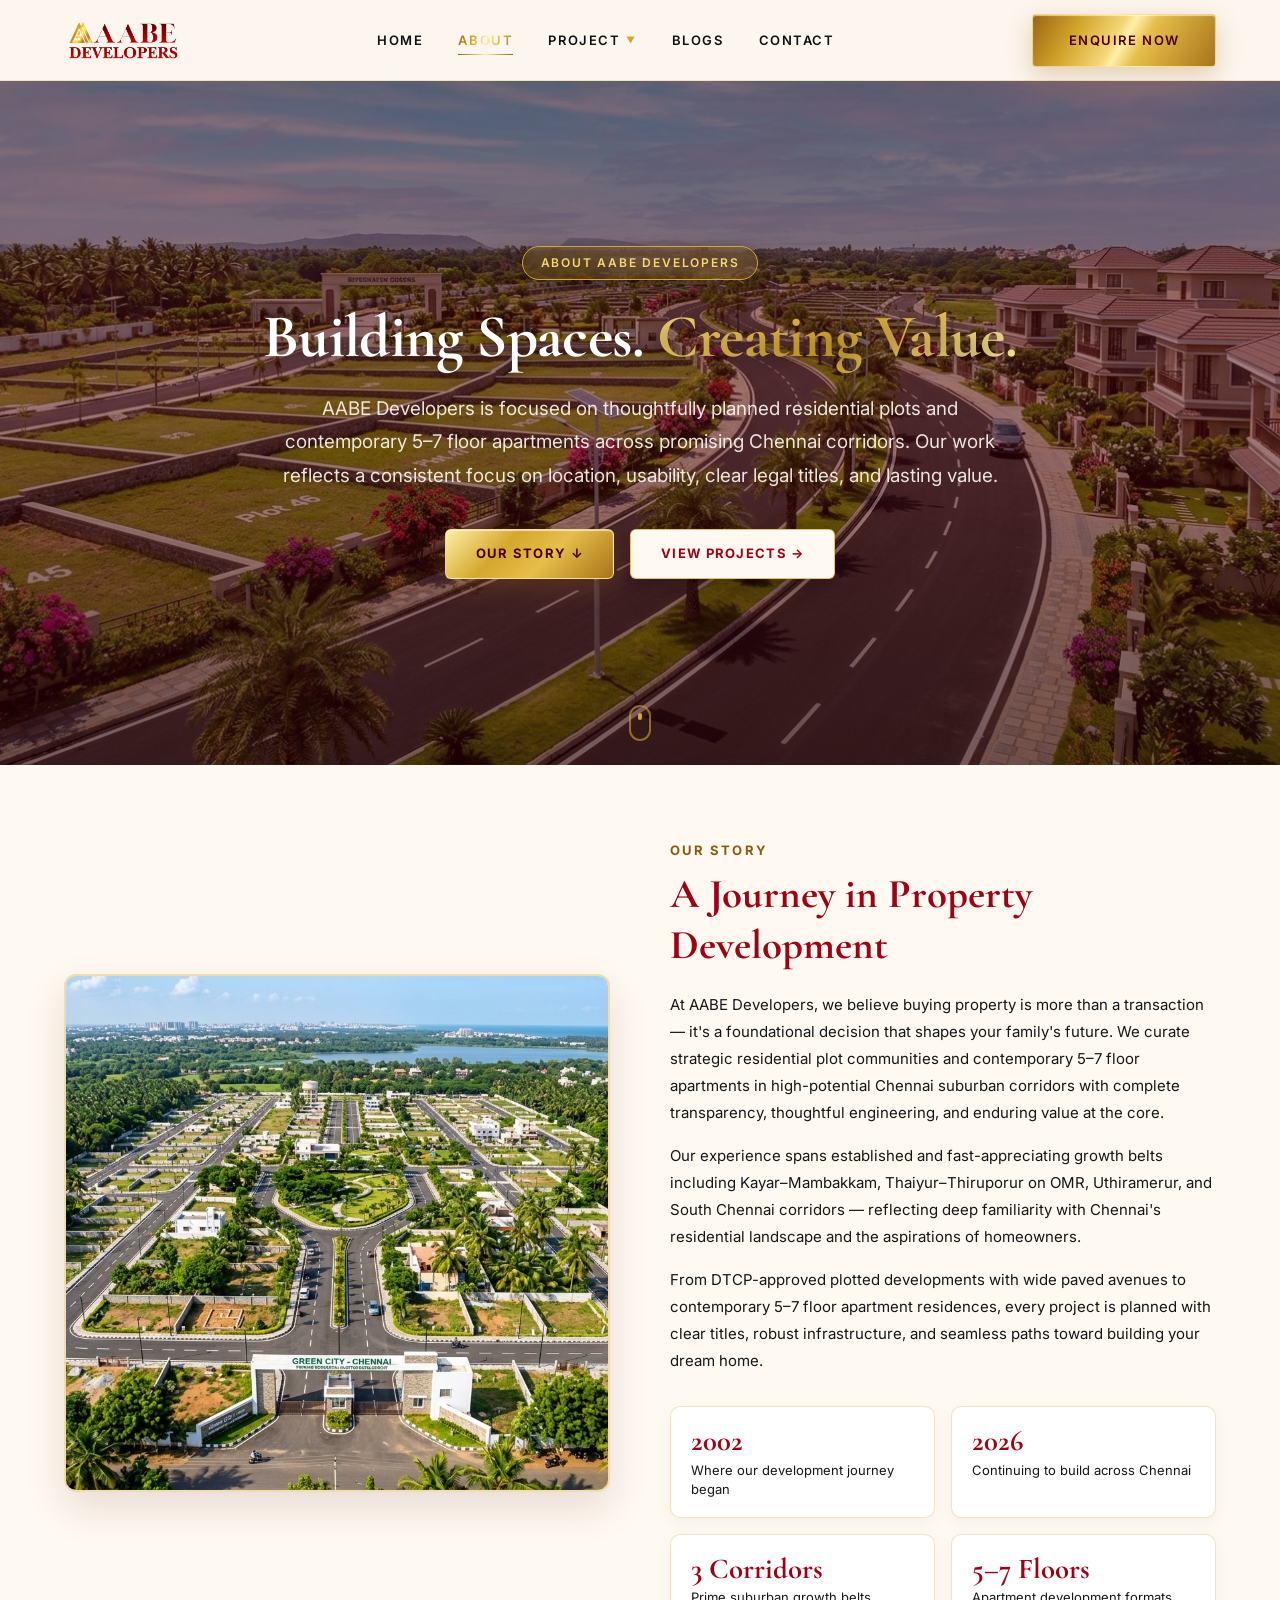
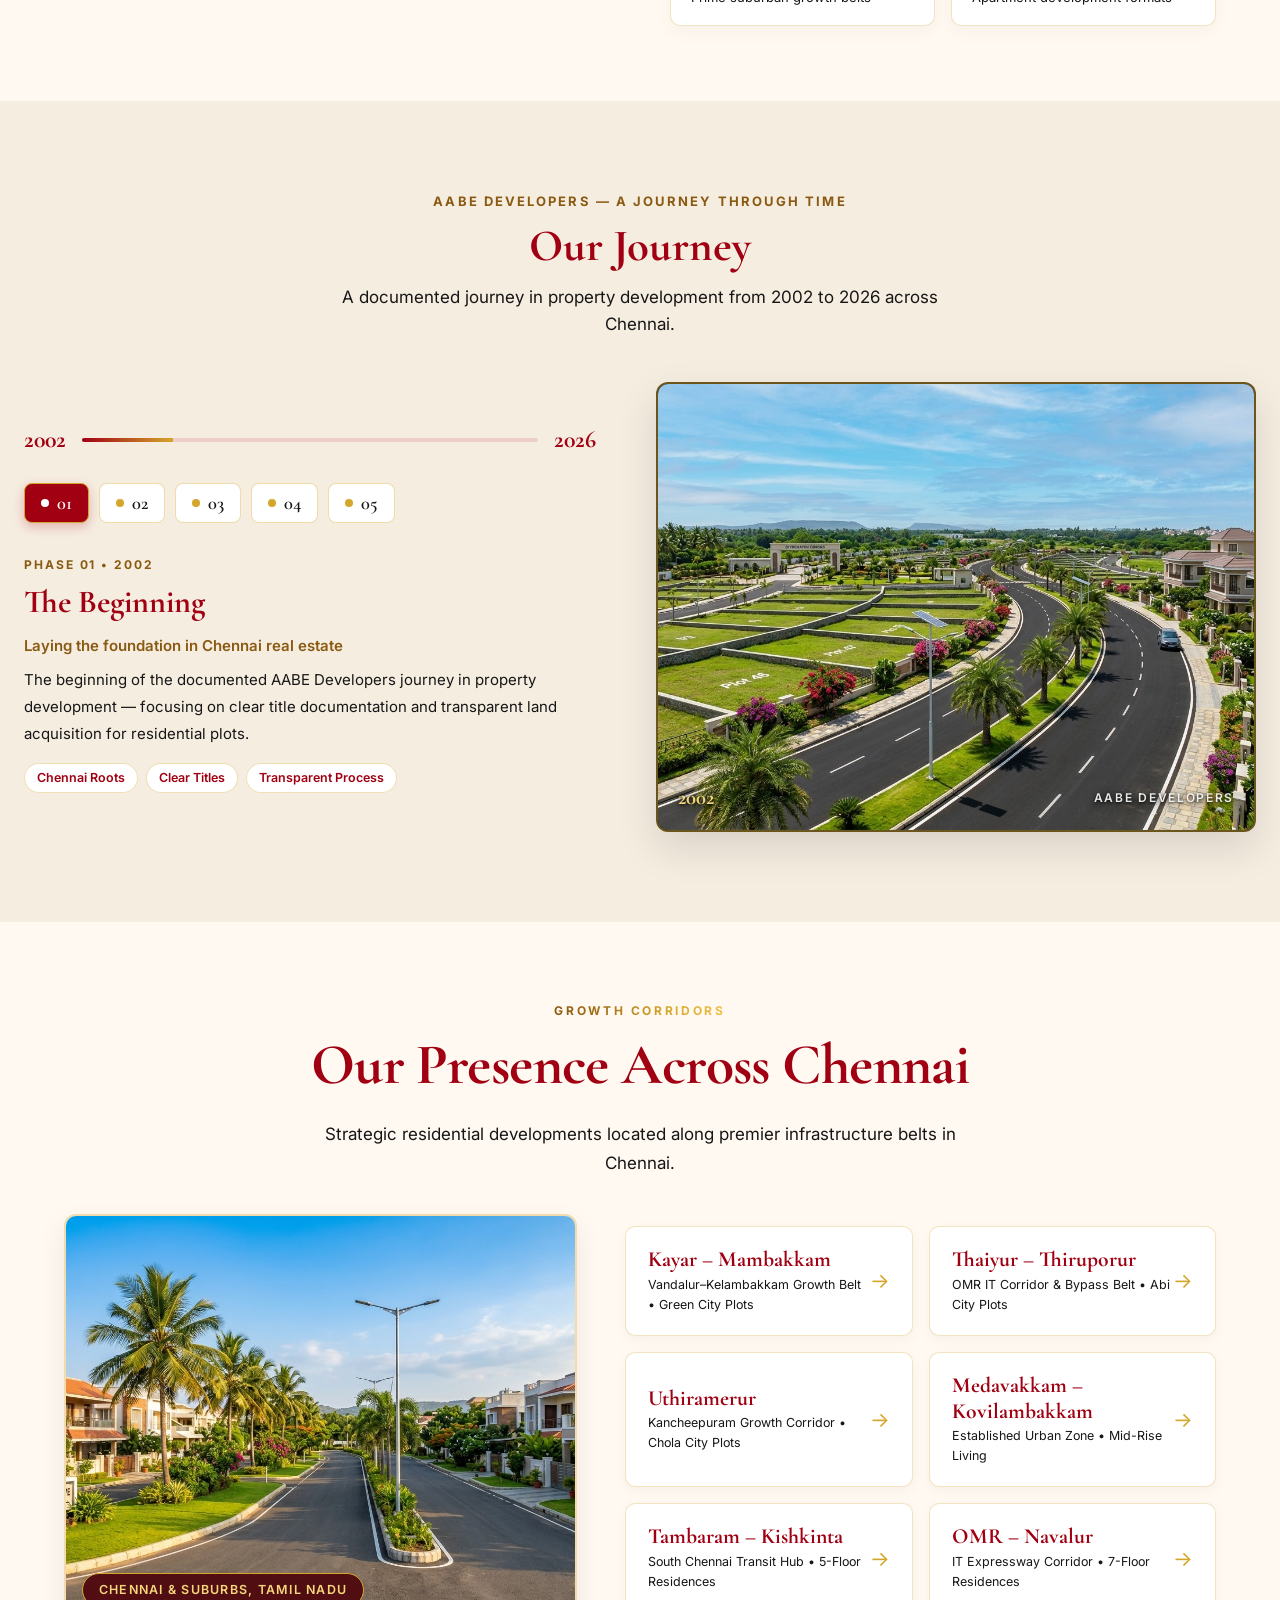
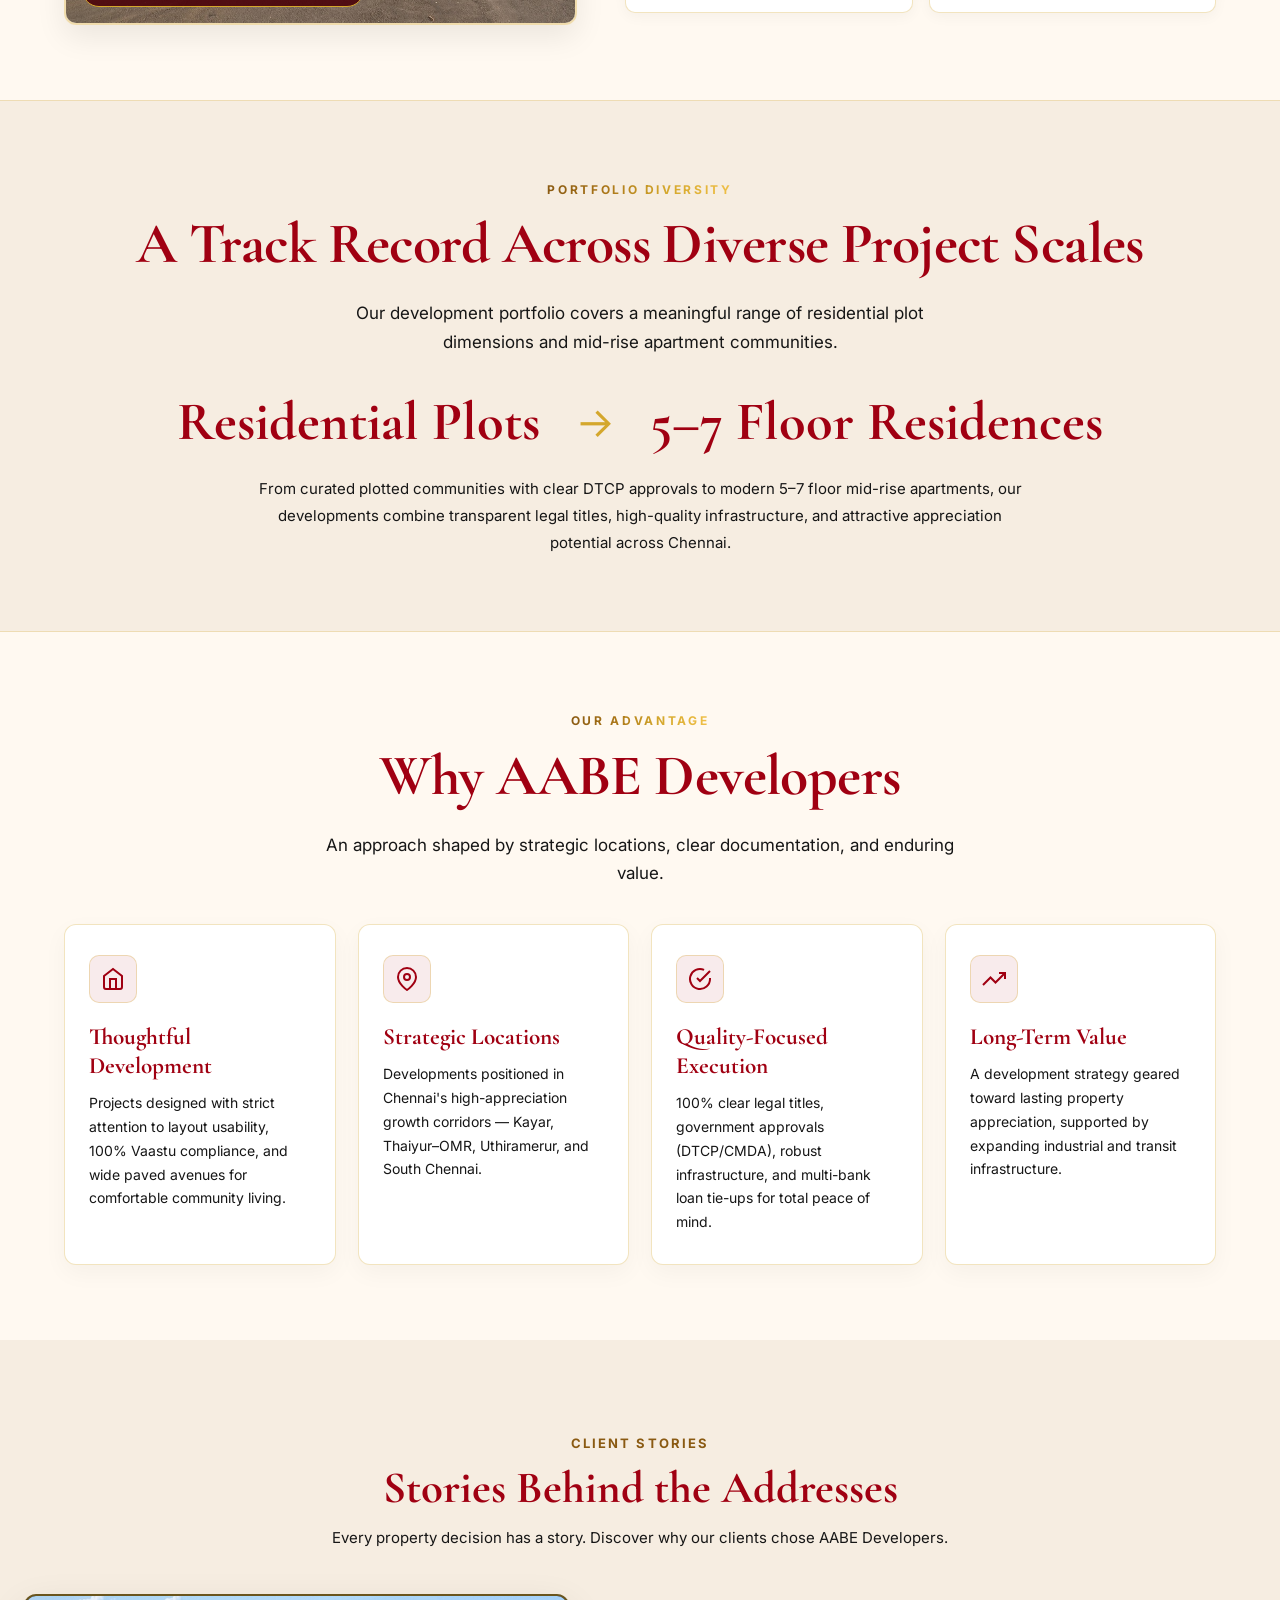
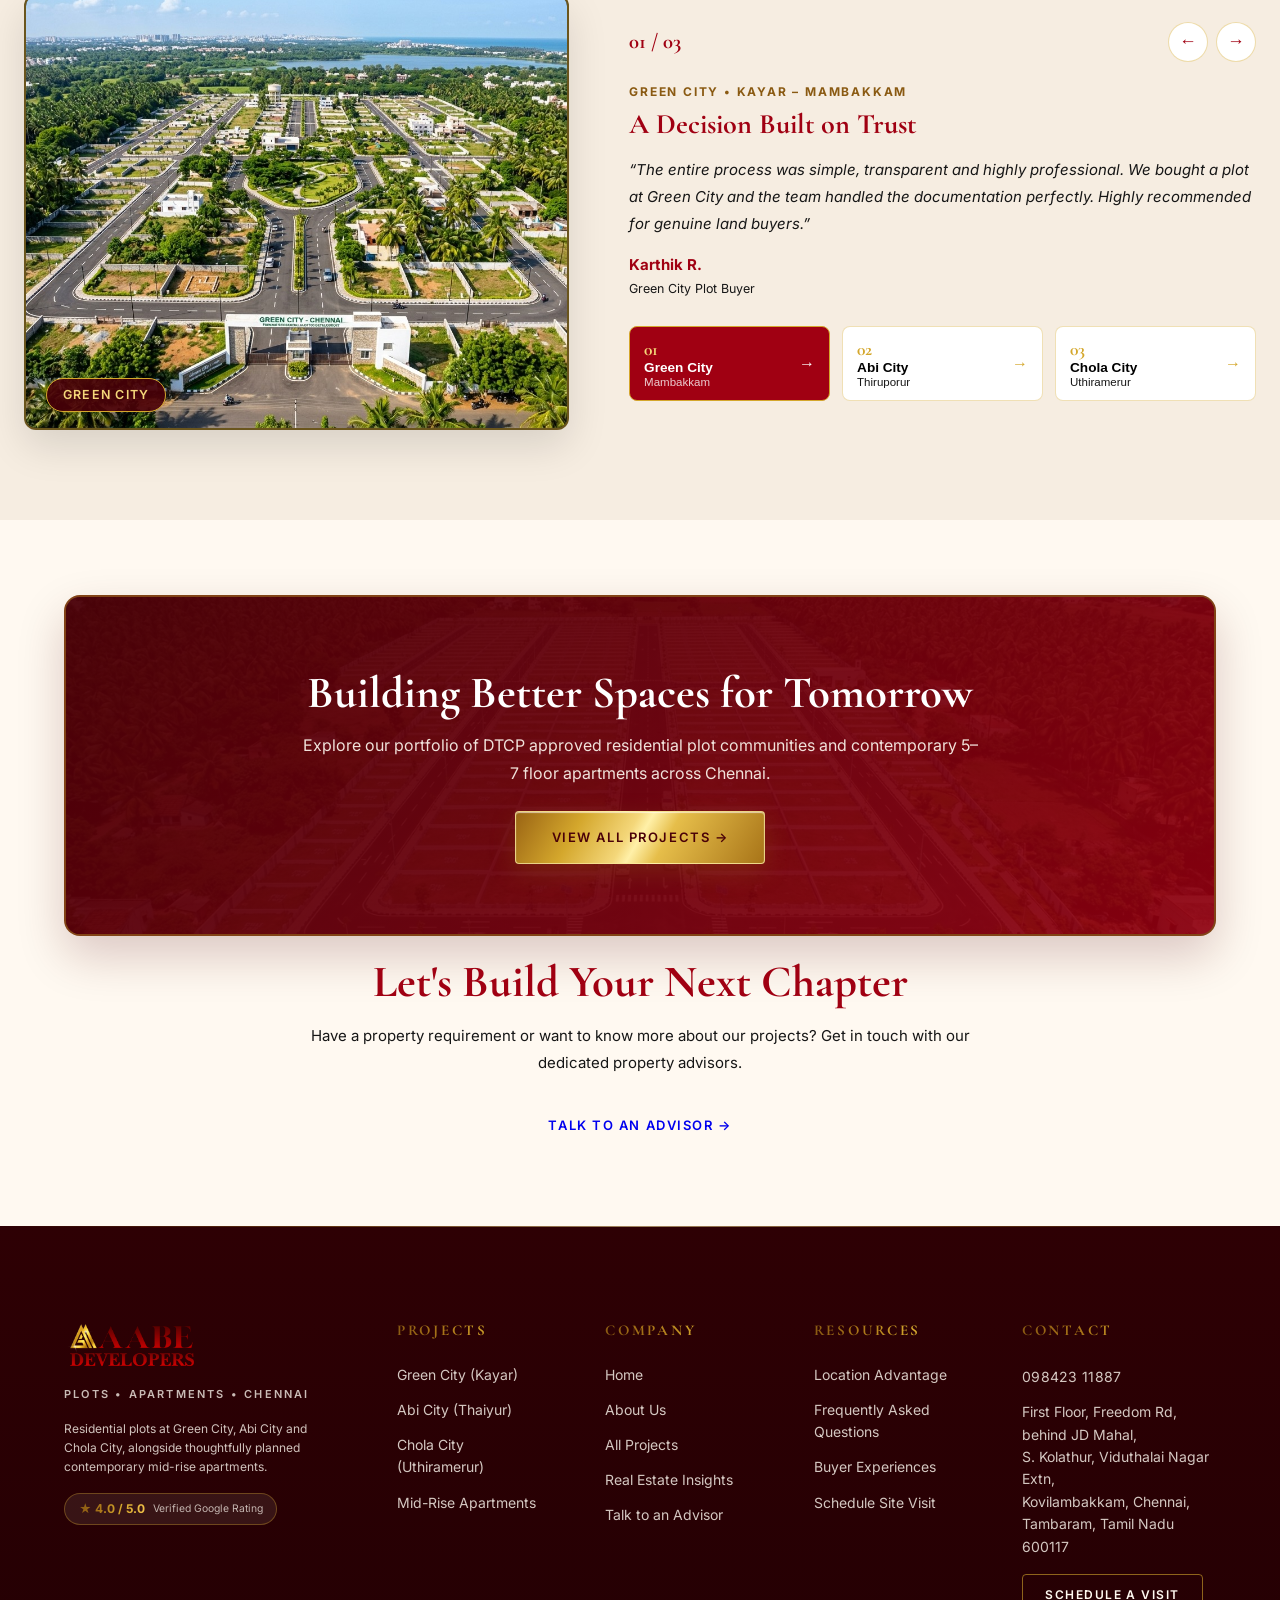
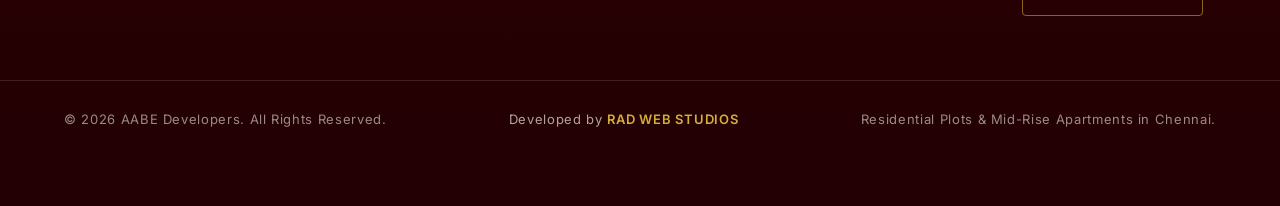
<file: about.html>
<!DOCTYPE html>
<html lang="en">
<head>
    <meta charset="UTF-8">
    <meta name="viewport" content="width=device-width, initial-scale=1.0">
    <title>About Us | AABE Developers — Building Spaces. Creating Value.</title>
    <meta name="description" content="Learn about AABE Developers — property development across Chennai. Our story, prime suburban growth corridors, and approach to building valuable residential plots and 5–7 floor mid-rise apartments.">

    <!-- Open Graph Meta -->
    <meta property="og:title" content="About Us | AABE Developers — Building Spaces. Creating Value.">
    <meta property="og:description" content="Thoughtfully planned residential plots and contemporary 5–7 floor mid-rise apartments across Chennai's premier growth corridors.">
    <meta property="og:type" content="website">

    <!-- Fonts -->
    <link rel="preconnect" href="https://fonts.googleapis.com">
    <link rel="preconnect" href="https://fonts.gstatic.com" crossorigin>
    <link href="https://fonts.googleapis.com/css2?family=Cormorant+Garamond:ital,wght@0,400;0,600;0,700;1,400&family=Inter:wght@300;400;500;600;700&family=Playfair+Display:ital,wght@1,400;1,600&display=swap" rel="stylesheet">

    <!-- Stylesheets -->
    <link rel="stylesheet" href="css/style.css">
    <link rel="stylesheet" href="css/animations.css">
    <link rel="stylesheet" href="css/responsive.css">
    <link rel="stylesheet" href="css/about.css">
</head>
<body class="about-page bg-ivory text-dark">
    <!-- Brand Ribbon Accent -->
    <div class="brand-ribbon"></div>

    <!-- 01. NAVIGATION BAR -->
    <header class="navbar property-navbar" id="navbar">
        <div class="container nav-container">
            <a href="index.html" class="logo" aria-label="AABE Developers Home">
                <img src="assets/images/aabe-developers-logo-cropped.png" alt="AABE DEVELOPERS" class="logo-brand-img">
            </a>

            <nav class="nav-links">
                <a href="index.html" class="nav-link">HOME</a>
                <a href="about.html" class="nav-link active">ABOUT</a>
                <div class="nav-item-dropdown">
                    <a href="projects.html" class="nav-link nav-link-dropdown">PROJECT <span class="dropdown-arrow">▼</span></a>
                    <div class="dropdown-menu">
                        <a href="projects.html#plots" class="dropdown-item">PLOTS</a>
                        <a href="projects.html#apartments" class="dropdown-item">APARTMENTS</a>
                    </div>
                </div>
                <a href="blogs.html" class="nav-link">BLOGS</a>
                <a href="index.html#enquiry" class="nav-link">CONTACT</a>
            </nav>

            <div class="nav-actions">
                <a href="index.html#enquiry" class="btn btn-gold btn-nav-enquire gold-shimmer">ENQUIRE NOW</a>
                <button class="hamburger" aria-label="Menu" aria-expanded="false">
                    <span class="line"></span>
                    <span class="line"></span>
                </button>
            </div>
        </div>

        <!-- Mobile Navigation Menu -->
        <div class="mobile-menu">
            <div class="mobile-nav-links">
                <a href="index.html" class="mobile-nav-link">HOME</a>
                <a href="about.html" class="mobile-nav-link active">ABOUT</a>
                <div class="mobile-dropdown-wrap">
                    <div class="mobile-dropdown-header">
                        <a href="projects.html" class="mobile-nav-link mobile-dropdown-title">PROJECT</a>
                        <button class="mobile-dropdown-toggle" aria-label="Toggle Project submenu">▼</button>
                    </div>
                    <div class="mobile-dropdown-sublinks">
                        <a href="projects.html#plots" class="mobile-nav-sublink">PLOTS</a>
                        <a href="projects.html#apartments" class="mobile-nav-sublink">APARTMENTS</a>
                    </div>
                </div>
                <a href="blogs.html" class="mobile-nav-link">BLOGS</a>
                <a href="index.html#enquiry" class="mobile-nav-link">CONTACT</a>
                <a href="index.html#enquiry" class="btn btn-gold w-full mt-3 text-center">ENQUIRE NOW</a>
            </div>
        </div>
    </header>

    <main>
        <!-- 02. PREMIUM ABOUT HERO -->
        <section class="about-hero" id="about-hero" aria-label="About AABE Developers">
            <div class="hero-bg-parallax">
                <img src="assets/images/hero-plots.jpg" alt="AABE Developers property development in Chennai" fetchpriority="high">
                <div class="hero-overlay"></div>
            </div>
            <div class="hero-content">
                <div class="hero-badge reveal-fade">ABOUT AABE DEVELOPERS</div>
                <h1 class="reveal-up">Building Spaces. <span class="gold-text">Creating Value.</span></h1>
                <p class="reveal-up delay-1">AABE Developers is focused on thoughtfully planned residential plots and contemporary 5–7 floor apartments across promising Chennai corridors. Our work reflects a consistent focus on location, usability, clear legal titles, and lasting value.</p>
                <div class="hero-cta reveal-up delay-2">
                    <a href="#our-story" class="btn btn-gold gold-shimmer">Our Story &darr;</a>
                    <a href="projects.html" class="btn btn-ivory-cta">View Projects &rarr;</a>
                </div>
            </div>
            <div class="scroll-indicator" aria-hidden="true">
                <div class="mouse"></div>
            </div>
        </section>

        <!-- 03. OUR STORY SECTION -->
        <section class="section-padding bg-ivory" id="our-story">
            <div class="container about-story-grid">
                <div class="about-story-image reveal-left">
                    <img src="assets/images/green-city-exact.jpg" alt="AABE Developers residential layout in Chennai" loading="lazy">
                </div>
                <div class="about-story-content">
                    <span class="eyebrow reveal-fade">OUR STORY</span>
                    <h2 class="reveal-up">A Journey in Property Development</h2>
                    <p class="reveal-up delay-1">At AABE Developers, we believe buying property is more than a transaction — it's a foundational decision that shapes your family's future. We curate strategic residential plot communities and contemporary 5–7 floor apartments in high-potential Chennai suburban corridors with complete transparency, thoughtful engineering, and enduring value at the core.</p>
                    <p class="reveal-up delay-2">Our experience spans established and fast-appreciating growth belts including Kayar–Mambakkam, Thaiyur–Thiruporur on OMR, Uthiramerur, and South Chennai corridors — reflecting deep familiarity with Chennai's residential landscape and the aspirations of homeowners.</p>
                    <p class="reveal-up delay-3">From DTCP-approved plotted developments with wide paved avenues to contemporary 5–7 floor apartment residences, every project is planned with clear titles, robust infrastructure, and seamless paths toward building your dream home.</p>
                    
                    <div class="about-story-details stagger">
                        <div class="about-story-detail">
                            <span>2002</span>
                            <p>Where our development journey began</p>
                        </div>
                        <div class="about-story-detail">
                            <span>2026</span>
                            <p>Continuing to build across Chennai</p>
                        </div>
                        <div class="about-story-detail">
                            <span>3 Corridors</span>
                            <p>Prime suburban growth belts</p>
                        </div>
                        <div class="about-story-detail">
                            <span>5–7 Floors</span>
                            <p>Apartment development formats</p>
                        </div>
                    </div>
                </div>
            </div>
        </section>

        <!-- 04. CINEMATIC JOURNEY TIMELINE -->
        <section class="journey-cinematic" id="journey" aria-label="AABE Developers — A Journey Through Time">
            <div class="journey-scroll-track" id="journey-scroll-track">
                <div class="journey-inner">
                    <header class="journey-header">
                        <p class="journey-eyebrow">AABE DEVELOPERS &mdash; A JOURNEY THROUGH TIME</p>
                        <h2 class="journey-heading">Our Journey</h2>
                        <p class="journey-intro-subtitle">A documented journey in property development from 2002 to 2026 across Chennai.</p>
                    </header>

                    <!-- Desktop 2-Column Journey Experience (> 1024px) -->
                    <div class="journey-grid">
                        <!-- Left: Timeline Navigation & Dynamic Content -->
                        <div class="journey-left">
                            <div class="journey-years-display">
                                <span class="journey-year">2002</span>
                                <div class="journey-line-container" aria-hidden="true">
                                    <div class="journey-line-progress" id="journey-line-progress" style="width: 20%;"></div>
                                </div>
                                <span class="journey-year">2026</span>
                            </div>

                            <div class="journey-markers" role="tablist" aria-label="Journey phases">
                                <button type="button" class="journey-marker is-active" data-phase="0" role="tab" aria-selected="true" aria-label="Phase 1: 2002 The Beginning">
                                    <span class="journey-marker-dot"></span>
                                    <span>01</span>
                                </button>
                                <button type="button" class="journey-marker" data-phase="1" role="tab" aria-selected="false" aria-label="Phase 2: Strategic Suburban Corridors">
                                    <span class="journey-marker-dot"></span>
                                    <span>02</span>
                                </button>
                                <button type="button" class="journey-marker" data-phase="2" role="tab" aria-selected="false" aria-label="Phase 3: DTCP Approved Layouts">
                                    <span class="journey-marker-dot"></span>
                                    <span>03</span>
                                </button>
                                <button type="button" class="journey-marker" data-phase="3" role="tab" aria-selected="false" aria-label="Phase 4: Mid-Rise Living Formats">
                                    <span class="journey-marker-dot"></span>
                                    <span>04</span>
                                </button>
                                <button type="button" class="journey-marker" data-phase="4" role="tab" aria-selected="false" aria-label="Phase 5: A Continuing Journey">
                                    <span class="journey-marker-dot"></span>
                                    <span>05</span>
                                </button>
                            </div>

                            <div class="journey-content-panel" id="journey-content-panel">
                                <div class="journey-phase-content is-active" data-phase="0" aria-hidden="false">
                                    <span class="journey-phase-label">PHASE 01 &bull; 2002</span>
                                    <h3 class="journey-phase-title">The Beginning</h3>
                                    <p class="journey-phase-lead">Laying the foundation in Chennai real estate</p>
                                    <p class="journey-phase-desc">The beginning of the documented AABE Developers journey in property development — focusing on clear title documentation and transparent land acquisition for residential plots.</p>
                                    <div class="journey-phase-tags">
                                        <span>Chennai Roots</span><span>Clear Titles</span><span>Transparent Process</span>
                                    </div>
                                </div>

                                <div class="journey-phase-content" data-phase="1" aria-hidden="true">
                                    <span class="journey-phase-label">PHASE 02</span>
                                    <h3 class="journey-phase-title">Suburban Growth Corridors</h3>
                                    <p class="journey-phase-lead">Identifying high-potential investment zones</p>
                                    <p class="journey-phase-desc">Expanding development focus along Chennai's key growth arteries — Vandalur–Kelambakkam connector, OMR tech belt, and rapid transit hubs.</p>
                                    <div class="journey-phase-tags">
                                        <span>OMR Corridor</span><span>Vandalur Belt</span><span>Kelambakkam</span>
                                    </div>
                                </div>

                                <div class="journey-phase-content" data-phase="2" aria-hidden="true">
                                    <span class="journey-phase-label">PHASE 03</span>
                                    <h3 class="journey-phase-title">DTCP Approved Layouts</h3>
                                    <p class="journey-phase-lead">Curated plotted communities</p>
                                    <p class="journey-phase-desc">Delivering flagship plotted developments — Green City (Kayar–Mambakkam), Abi City (Thaiyur–Thiruporur), and Chola City (Uthiramerur) with asphalt roads, sweet groundwater, and bank loan approvals.</p>
                                    <div class="journey-phase-tags">
                                        <span>Green City</span><span>Abi City</span><span>Chola City</span>
                                    </div>
                                </div>

                                <div class="journey-phase-content" data-phase="3" aria-hidden="true">
                                    <span class="journey-phase-label">PHASE 04</span>
                                    <h3 class="journey-phase-title">Mid-Rise Residences</h3>
                                    <p class="journey-phase-lead">Contemporary 5–7 floor living</p>
                                    <p class="journey-phase-desc">Expanding into contemporary mid-rise apartment communities — Stilt + 5 to 7 floor RCC framed structures with automated lifts, covered parking, and 100% Vaastu compliance.</p>
                                    <div class="journey-phase-tags">
                                        <span>5–7 Floors</span><span>RCC Framed</span><span>Stilt Parking</span>
                                    </div>
                                </div>

                                <div class="journey-phase-content" data-phase="4" aria-hidden="true">
                                    <span class="journey-phase-label">PHASE 05 &bull; 2002 — 2026</span>
                                    <h3 class="journey-phase-title">A Continuing Journey</h3>
                                    <p class="journey-phase-lead">Over two decades of excellence</p>
                                    <p class="journey-phase-desc">Over two decades of documented property development — continually delivering secure land assets and modern living spaces that create lasting generational wealth across Chennai.</p>
                                    <div class="journey-phase-tags">
                                        <span>20+ Years Legacy</span><span>Trusted Documentation</span><span>Chennai Growth</span>
                                    </div>
                                </div>
                            </div>
                        </div>

                        <!-- Right: Architectural Image Frame -->
                        <div class="journey-right">
                            <div class="journey-image-frame" id="journey-image-frame">
                                <div class="journey-image-layer is-active" data-phase="0">
                                    <img src="assets/images/hero-plots.jpg" alt="AABE Developers property beginning in Chennai" loading="lazy">
                                    <div class="journey-image-meta">
                                        <span class="journey-image-year">2002</span>
                                        <span class="journey-image-brand">AABE DEVELOPERS</span>
                                    </div>
                                </div>
                                <div class="journey-image-layer" data-phase="1">
                                    <img src="assets/images/dev-2.jpg" alt="Residential plots in Chennai suburban corridors" loading="lazy">
                                    <div class="journey-image-meta">
                                        <span class="journey-image-year">Growth Belts</span>
                                        <span class="journey-image-brand">AABE DEVELOPERS</span>
                                    </div>
                                </div>
                                <div class="journey-image-layer" data-phase="2">
                                    <img src="assets/images/abi-city-exact.jpg" alt="Abi City layout development in Thaiyur Thiruporur" loading="lazy">
                                    <div class="journey-image-meta">
                                        <span class="journey-image-year">DTCP Layouts</span>
                                        <span class="journey-image-brand">AABE DEVELOPERS</span>
                                    </div>
                                </div>
                                <div class="journey-image-layer" data-phase="3">
                                    <img src="assets/images/cat-apartments.jpg" alt="5-7 floor mid-rise apartments in Chennai" loading="lazy">
                                    <div class="journey-image-meta">
                                        <span class="journey-image-year">5–7 Floors</span>
                                        <span class="journey-image-brand">AABE DEVELOPERS</span>
                                    </div>
                                </div>
                                <div class="journey-image-layer" data-phase="4">
                                    <img src="assets/images/dev-4.jpg" alt="AABE Developers continuing journey" loading="lazy">
                                    <div class="journey-image-meta">
                                        <span class="journey-image-year">2002 — 2026</span>
                                        <span class="journey-image-brand">AABE DEVELOPERS</span>
                                    </div>
                                </div>
                            </div>
                        </div>
                    </div>

                    <!-- Tablet & Mobile Vertical Storytelling Stream (<= 1024px) -->
                    <div class="journey-mobile-stream" aria-label="Our Journey Timeline Stream">
                        <!-- Phase 01 -->
                        <article class="journey-stream-item">
                            <div class="journey-stream-header">
                                <span class="journey-stream-counter">01 / 05</span>
                                <h3 class="journey-stream-year">2002</h3>
                                <span class="journey-stream-label">PHASE 01 &bull; THE BEGINNING</span>
                                <p class="journey-stream-lead">Laying the foundation in Chennai real estate</p>
                                <p class="journey-stream-desc">The beginning of the documented AABE Developers journey in property development — focusing on clear title documentation and transparent land acquisition for residential plots.</p>
                                <div class="journey-stream-tags">
                                    <span>Chennai Roots</span><span>Clear Titles</span><span>Transparent Process</span>
                                </div>
                            </div>
                            <div class="journey-stream-media">
                                <img src="assets/images/hero-plots.jpg" alt="AABE Developers property beginning in Chennai" loading="lazy">
                            </div>
                        </article>

                        <!-- Phase 02 -->
                        <article class="journey-stream-item">
                            <div class="journey-stream-header">
                                <span class="journey-stream-counter">02 / 05</span>
                                <h3 class="journey-stream-year">2010</h3>
                                <span class="journey-stream-label">PHASE 02 &bull; GROWING ACROSS CHENNAI</span>
                                <p class="journey-stream-lead">Identifying high-potential investment zones</p>
                                <p class="journey-stream-desc">Expanding development focus along Chennai's key growth arteries — Vandalur–Kelambakkam connector, OMR tech belt, and rapid transit hubs.</p>
                                <div class="journey-stream-tags">
                                    <span>OMR Corridor</span><span>Vandalur Belt</span><span>Kelambakkam</span>
                                </div>
                            </div>
                            <div class="journey-stream-media">
                                <img src="assets/images/dev-2.jpg" alt="Residential plots in Chennai suburban corridors" loading="lazy">
                            </div>
                        </article>

                        <!-- Phase 03 -->
                        <article class="journey-stream-item">
                            <div class="journey-stream-header">
                                <span class="journey-stream-counter">03 / 05</span>
                                <h3 class="journey-stream-year">2018</h3>
                                <span class="journey-stream-label">PHASE 03 &bull; EXPANDING OUR PRESENCE</span>
                                <p class="journey-stream-lead">Curated plotted communities</p>
                                <p class="journey-stream-desc">Delivering flagship plotted developments — Green City (Kayar–Mambakkam), Abi City (Thaiyur–Thiruporur), and Chola City (Uthiramerur) with asphalt roads, sweet groundwater, and bank loan approvals.</p>
                                <div class="journey-stream-tags">
                                    <span>Green City</span><span>Abi City</span><span>Chola City</span>
                                </div>
                            </div>
                            <div class="journey-stream-media">
                                <img src="assets/images/abi-city-exact.jpg" alt="Abi City layout development in Thaiyur Thiruporur" loading="lazy">
                            </div>
                        </article>

                        <!-- Phase 04 -->
                        <article class="journey-stream-item">
                            <div class="journey-stream-header">
                                <span class="journey-stream-counter">04 / 05</span>
                                <h3 class="journey-stream-year">2022</h3>
                                <span class="journey-stream-label">PHASE 04 &bull; DEVELOPING ACROSS SCALES</span>
                                <p class="journey-stream-lead">Contemporary 5–7 floor living</p>
                                <p class="journey-stream-desc">Expanding into contemporary mid-rise apartment communities — Stilt + 5 to 7 floor RCC framed structures with automated lifts, covered parking, and 100% Vaastu compliance.</p>
                                <div class="journey-stream-tags">
                                    <span>5–7 Floors</span><span>RCC Framed</span><span>Stilt Parking</span>
                                </div>
                            </div>
                            <div class="journey-stream-media">
                                <img src="assets/images/cat-apartments.jpg" alt="5-7 floor mid-rise apartments in Chennai" loading="lazy">
                            </div>
                        </article>

                        <!-- Phase 05 -->
                        <article class="journey-stream-item">
                            <div class="journey-stream-header">
                                <span class="journey-stream-counter">05 / 05</span>
                                <h3 class="journey-stream-year">2026</h3>
                                <span class="journey-stream-label">PHASE 05 &bull; A CONTINUING JOURNEY</span>
                                <p class="journey-stream-lead">Over two decades of excellence</p>
                                <p class="journey-stream-desc">Over two decades of documented property development — continually delivering secure land assets and modern living spaces that create lasting generational wealth across Chennai.</p>
                                <div class="journey-stream-tags">
                                    <span>20+ Years Legacy</span><span>Trusted Documentation</span><span>Chennai Growth</span>
                                </div>
                            </div>
                            <div class="journey-stream-media">
                                <img src="assets/images/dev-4.jpg" alt="AABE Developers continuing journey" loading="lazy">
                            </div>
                        </article>
                    </div>
                </div>
            </div>
        </section>

        <!-- 05. OUR PRESENCE ACROSS CHENNAI -->
        <section class="section-padding bg-ivory" id="presence">
            <div class="container">
                <div class="section-header text-center reveal-fade">
                    <span class="section-label gold-text">GROWTH CORRIDORS</span>
                    <h2 class="section-heading text-red">Our Presence Across Chennai</h2>
                    <p class="section-subtitle mx-auto text-muted">Strategic residential developments located along premier infrastructure belts in Chennai.</p>
                </div>

                <div class="about-presence-grid">
                    <div class="about-presence-visual reveal-left">
                        <img src="assets/images/dev-3.jpg" alt="Chennai residential landscape" loading="lazy">
                        <span class="about-presence-visual-label">Chennai & Suburbs, Tamil Nadu</span>
                    </div>
                    <div class="about-location-cards stagger">
                        <a href="plots/kayar-mambakkam.html" class="about-loc-card" tabindex="0">
                            <div class="about-loc-card-info">
                                <h3>Kayar – Mambakkam</h3>
                                <p>Vandalur–Kelambakkam Growth Belt &bull; Green City Plots</p>
                            </div>
                            <span class="loc-arrow" aria-hidden="true">&rarr;</span>
                        </a>

                        <a href="plots/thaiyur-thiruporur.html" class="about-loc-card" tabindex="0">
                            <div class="about-loc-card-info">
                                <h3>Thaiyur – Thiruporur</h3>
                                <p>OMR IT Corridor & Bypass Belt &bull; Abi City Plots</p>
                            </div>
                            <span class="loc-arrow" aria-hidden="true">&rarr;</span>
                        </a>

                        <a href="plots/prime-town.html" class="about-loc-card" tabindex="0">
                            <div class="about-loc-card-info">
                                <h3>Uthiramerur</h3>
                                <p>Kancheepuram Growth Corridor &bull; Chola City Plots</p>
                            </div>
                            <span class="loc-arrow" aria-hidden="true">&rarr;</span>
                        </a>

                        <a href="projects.html#apartments" class="about-loc-card" tabindex="0">
                            <div class="about-loc-card-info">
                                <h3>Medavakkam – Kovilambakkam</h3>
                                <p>Established Urban Zone &bull; Mid-Rise Living</p>
                            </div>
                            <span class="loc-arrow" aria-hidden="true">&rarr;</span>
                        </a>

                        <a href="projects.html#apartments" class="about-loc-card" tabindex="0">
                            <div class="about-loc-card-info">
                                <h3>Tambaram – Kishkinta</h3>
                                <p>South Chennai Transit Hub &bull; 5-Floor Residences</p>
                            </div>
                            <span class="loc-arrow" aria-hidden="true">&rarr;</span>
                        </a>

                        <a href="projects.html#apartments" class="about-loc-card" tabindex="0">
                            <div class="about-loc-card-info">
                                <h3>OMR – Navalur</h3>
                                <p>IT Expressway Corridor &bull; 7-Floor Residences</p>
                            </div>
                            <span class="loc-arrow" aria-hidden="true">&rarr;</span>
                        </a>
                    </div>
                </div>
            </div>
        </section>

        <!-- 06. PROJECT SCALE & TRACK RECORD -->
        <section class="about-value-section section-padding" id="value">
            <div class="container">
                <div class="section-header text-center reveal-fade">
                    <span class="section-label gold-text">PORTFOLIO DIVERSITY</span>
                    <h2 class="section-heading text-red">A Track Record Across Diverse Project Scales</h2>
                    <p class="section-subtitle mx-auto text-muted">Our development portfolio covers a meaningful range of residential plot dimensions and mid-rise apartment communities.</p>
                </div>

                <div class="about-value-display">
                    <span class="about-value-amount">Residential Plots</span>
                    <span class="about-value-arrow" aria-hidden="true">&rarr;</span>
                    <span class="about-value-amount">5–7 Floor Residences</span>
                </div>

                <p class="about-value-note reveal-up">From curated plotted communities with clear DTCP approvals to modern 5–7 floor mid-rise apartments, our developments combine transparent legal titles, high-quality infrastructure, and attractive appreciation potential across Chennai.</p>
            </div>
        </section>

        <!-- 07. WHY AABE DEVELOPERS (4 PILLARS) -->
        <section class="section-padding bg-ivory" id="approach">
            <div class="container">
                <div class="section-header text-center reveal-fade">
                    <span class="section-label gold-text">OUR ADVANTAGE</span>
                    <h2 class="section-heading text-red">Why AABE Developers</h2>
                    <p class="section-subtitle mx-auto text-muted">An approach shaped by strategic locations, clear documentation, and enduring value.</p>
                </div>

                <div class="about-approach-grid stagger">
                    <div class="about-approach-card">
                        <div class="about-approach-icon">
                            <svg width="24" height="24" viewBox="0 0 24 24" fill="none" stroke="currentColor" stroke-width="2"><path d="M3 9l9-7 9 7v11a2 2 0 0 1-2 2H5a2 2 0 0 1-2-2z"></path><polyline points="9 22 9 12 15 12 15 22"></polyline></svg>
                        </div>
                        <h3>Thoughtful Development</h3>
                        <p>Projects designed with strict attention to layout usability, 100% Vaastu compliance, and wide paved avenues for comfortable community living.</p>
                    </div>

                    <div class="about-approach-card">
                        <div class="about-approach-icon">
                            <svg width="24" height="24" viewBox="0 0 24 24" fill="none" stroke="currentColor" stroke-width="2"><path d="M21 10c0 7-9 13-9 13s-9-6-9-13a9 9 0 0 1 18 0z"></path><circle cx="12" cy="10" r="3"></circle></svg>
                        </div>
                        <h3>Strategic Locations</h3>
                        <p>Developments positioned in Chennai's high-appreciation growth corridors — Kayar, Thaiyur–OMR, Uthiramerur, and South Chennai.</p>
                    </div>

                    <div class="about-approach-card">
                        <div class="about-approach-icon">
                            <svg width="24" height="24" viewBox="0 0 24 24" fill="none" stroke="currentColor" stroke-width="2"><path d="M22 11.08V12a10 10 0 1 1-5.93-9.14"></path><polyline points="22 4 12 14.01 9 11.01"></polyline></svg>
                        </div>
                        <h3>Quality-Focused Execution</h3>
                        <p>100% clear legal titles, government approvals (DTCP/CMDA), robust infrastructure, and multi-bank loan tie-ups for total peace of mind.</p>
                    </div>

                    <div class="about-approach-card">
                        <div class="about-approach-icon">
                            <svg width="24" height="24" viewBox="0 0 24 24" fill="none" stroke="currentColor" stroke-width="2"><polyline points="23 6 13.5 15.5 8.5 10.5 1 18"></polyline><polyline points="17 6 23 6 23 12"></polyline></svg>
                        </div>
                        <h3>Long-Term Value</h3>
                        <p>A development strategy geared toward lasting property appreciation, supported by expanding industrial and transit infrastructure.</p>
                    </div>
                </div>
            </div>
        </section>

        <!-- 08. CLIENT STORIES — STORIES BEHIND THE ADDRESSES -->
        <section class="client-stories" id="client-stories" aria-label="Stories Behind the Addresses">
            <div class="client-stories-track" id="client-stories-track">
                <div class="client-stories-inner">
                    <header class="client-stories-header">
                        <span class="client-stories-label">CLIENT STORIES</span>
                        <h2>Stories Behind the Addresses</h2>
                        <p class="client-stories-intro">Every property decision has a story. Discover why our clients chose AABE Developers.</p>
                    </header>

                    <div class="client-stories-grid">
                        <!-- Left: Visual Frame -->
                        <div class="client-stories-visual">
                            <div class="client-stories-image-frame" id="client-stories-image-frame">
                                <div class="client-stories-image-layer is-active" data-story="0">
                                    <img src="assets/images/green-city-exact.jpg" alt="Green City plotted development in Kayar – Mambakkam" loading="lazy">
                                    <span class="client-stories-image-tag">Green City</span>
                                </div>
                                <div class="client-stories-image-layer" data-story="1">
                                    <img src="assets/images/abi-city-exact.jpg" alt="Abi City residential plots in Thaiyur Thiruporur" loading="lazy">
                                    <span class="client-stories-image-tag">Abi City</span>
                                </div>
                                <div class="client-stories-image-layer" data-story="2">
                                    <img src="assets/images/chola-city-exact.jpg" alt="Chola City plotted development in Uthiramerur" loading="lazy">
                                    <span class="client-stories-image-tag">Chola City</span>
                                </div>
                            </div>
                        </div>

                        <!-- Right: Story Panel -->
                        <div class="client-stories-panel">
                            <div class="client-stories-panel-top">
                                <div class="client-stories-counter" aria-live="polite">
                                    <span id="client-story-current">01</span> / 03
                                </div>
                                <div class="client-stories-arrows">
                                    <button type="button" class="client-stories-arrow" data-story-arrow="prev" aria-label="Previous story">&larr;</button>
                                    <button type="button" class="client-stories-arrow" data-story-arrow="next" aria-label="Next story">&rarr;</button>
                                </div>
                            </div>

                            <div class="client-stories-content" id="client-stories-content">
                                <article class="client-story-panel is-active" data-story="0" aria-hidden="false">
                                    <span class="client-stories-project-label">Green City &bull; Kayar – Mambakkam</span>
                                    <h3 class="client-story-headline">A Decision Built on Trust</h3>
                                    <blockquote class="client-story-quote">
                                        <p>&ldquo;The entire process was simple, transparent and highly professional. We bought a plot at Green City and the team handled the documentation perfectly. Highly recommended for genuine land buyers.&rdquo;</p>
                                    </blockquote>
                                    <footer class="client-story-meta">
                                        <cite class="client-story-name">Karthik R.</cite>
                                        <span class="client-story-project">Green City Plot Buyer</span>
                                    </footer>
                                </article>

                                <article class="client-story-panel" data-story="1" aria-hidden="true">
                                    <span class="client-stories-project-label">Abi City &bull; Thaiyur – Thiruporur</span>
                                    <h3 class="client-story-headline">Clear Titles, Clear Confidence</h3>
                                    <blockquote class="client-story-quote">
                                        <p>&ldquo;I appreciate their focus on clear titles. As an NRI investor, legal clarity was my highest priority. AABE Developers provided transparent survey documentation and made the registration seamless.&rdquo;</p>
                                    </blockquote>
                                    <footer class="client-story-meta">
                                        <cite class="client-story-name">Arun M.</cite>
                                        <span class="client-story-project">Abi City Plot Investor</span>
                                    </footer>
                                </article>

                                <article class="client-story-panel" data-story="2" aria-hidden="true">
                                    <span class="client-stories-project-label">Chola City &bull; Uthiramerur</span>
                                    <h3 class="client-story-headline">A Straightforward Purchase</h3>
                                    <blockquote class="client-story-quote">
                                        <p>&ldquo;The AABE team explained the master layout clearly and arranged a site visit promptly. The pricing was completely upfront with no hidden charges. Delighted with our investment.&rdquo;</p>
                                    </blockquote>
                                    <footer class="client-story-meta">
                                        <cite class="client-story-name">Priya S.</cite>
                                        <span class="client-story-project">Chola City Plot Buyer</span>
                                    </footer>
                                </article>
                            </div>

                            <!-- Tab Nav -->
                            <nav class="client-stories-nav" role="tablist" aria-label="Buyer stories">
                                <button type="button" class="client-story-nav is-active" data-story="0" role="tab" aria-selected="true">
                                    <div>
                                        <span class="client-story-nav-num">01</span>
                                        <span class="client-story-nav-title">Green City</span>
                                        <span class="client-story-nav-sub">Mambakkam</span>
                                    </div>
                                    <span class="client-story-nav-arrow" aria-hidden="true">&rarr;</span>
                                </button>
                                <button type="button" class="client-story-nav" data-story="1" role="tab" aria-selected="false">
                                    <div>
                                        <span class="client-story-nav-num">02</span>
                                        <span class="client-story-nav-title">Abi City</span>
                                        <span class="client-story-nav-sub">Thiruporur</span>
                                    </div>
                                    <span class="client-story-nav-arrow" aria-hidden="true">&rarr;</span>
                                </button>
                                <button type="button" class="client-story-nav" data-story="2" role="tab" aria-selected="false">
                                    <div>
                                        <span class="client-story-nav-num">03</span>
                                        <span class="client-story-nav-title">Chola City</span>
                                        <span class="client-story-nav-sub">Uthiramerur</span>
                                    </div>
                                    <span class="client-story-nav-arrow" aria-hidden="true">&rarr;</span>
                                </button>
                            </nav>
                        </div>
                    </div>
                </div>
            </div>
        </section>

        <!-- 09. FEATURE BANNER & CONTACT CTA -->
        <section class="section-padding bg-ivory">
            <div class="container">
                <div class="about-feature-banner reveal-scale">
                    <div class="about-feature-banner-bg">
                        <img src="assets/images/dev-1.jpg" alt="AABE Developers residential project" loading="lazy">
                    </div>
                    <div class="about-feature-banner-overlay"></div>
                    <div class="about-feature-banner-content">
                        <h2>Building Better Spaces for Tomorrow</h2>
                        <p>Explore our portfolio of DTCP approved residential plot communities and contemporary 5–7 floor apartments across Chennai.</p>
                        <a href="projects.html" class="btn btn-gold gold-shimmer">VIEW ALL PROJECTS &rarr;</a>
                    </div>
                </div>

                <div class="about-contact-banner reveal-up mt-8">
                    <h2>Let's Build Your Next Chapter</h2>
                    <p>Have a property requirement or want to know more about our projects? Get in touch with our dedicated property advisors.</p>
                    <a href="index.html#enquiry" class="btn btn-red">TALK TO AN ADVISOR &rarr;</a>
                </div>
            </div>
        </section>
    </main>

    <!-- 10. MULTI-COLUMN PREMIUM FOOTER -->
    <footer class="footer bg-footer text-ivory">
        <div class="container footer-grid">
            <!-- Brand Column -->
            <div class="footer-brand">
                <a href="index.html" class="footer-logo" aria-label="AABE DEVELOPERS Home">
                    <img src="assets/images/aabe-developers-logo-cropped.png" alt="AABE DEVELOPERS" class="footer-brand-img">
                </a>
                <p class="footer-desc mt-2">PLOTS • APARTMENTS • CHENNAI</p>
                <p class="footer-brand-bio text-xs text-muted-ivory mt-3">
                    Residential plots at Green City, Abi City and Chola City, alongside thoughtfully planned contemporary mid-rise apartments.
                </p>
                <div class="footer-rating-pill mt-3">
                    <span class="gold-text">★ 4.0 / 5.0</span>
                    <small>Verified Google Rating</small>
                </div>
            </div>
            
            <!-- Projects Column -->
            <div class="footer-col">
                <h4 class="footer-heading gold-text">PROJECTS</h4>
                <div class="footer-links">
                    <a href="plots/kayar-mambakkam.html">Green City (Kayar)</a>
                    <a href="plots/thaiyur-thiruporur.html">Abi City (Thaiyur)</a>
                    <a href="plots/prime-town.html">Chola City (Uthiramerur)</a>
                    <a href="projects.html#apartments">Mid-Rise Apartments</a>
                </div>
            </div>

            <!-- Company Column -->
            <div class="footer-col">
                <h4 class="footer-heading gold-text">COMPANY</h4>
                <div class="footer-links">
                    <a href="index.html">Home</a>
                    <a href="about.html">About Us</a>
                    <a href="projects.html">All Projects</a>
                    <a href="blogs.html">Real Estate Insights</a>
                    <a href="index.html#enquiry">Talk to an Advisor</a>
                </div>
            </div>
            
            <!-- Resources Column -->
            <div class="footer-col">
                <h4 class="footer-heading gold-text">RESOURCES</h4>
                <div class="footer-links">
                    <a href="index.html#locations">Location Advantage</a>
                    <a href="index.html#faq">Frequently Asked Questions</a>
                    <a href="index.html#testimonials">Buyer Experiences</a>
                    <a href="index.html#enquiry">Schedule Site Visit</a>
                </div>
            </div>
            
            <!-- Contact Column -->
            <div class="footer-col footer-contact-col">
                <h4 class="footer-heading gold-text">CONTACT</h4>
                <p class="footer-phone-wrap mb-2">
                    <a href="tel:09842311887" class="footer-phone">098423 11887</a>
                </p>
                <address class="footer-address not-italic">
                    First Floor, Freedom Rd, behind JD Mahal,<br>
                    S. Kolathur, Viduthalai Nagar Extn,<br>
                    Kovilambakkam, Chennai,<br>
                    Tambaram, Tamil Nadu 600117
                </address>
                <a href="index.html#enquiry" class="btn footer-cta mt-4">SCHEDULE A VISIT</a>
            </div>
        </div>
        
        <div class="footer-bottom">
            <div class="container footer-bottom-container">
                <p>&copy; 2026 AABE Developers. All Rights Reserved.</p>
                <p class="footer-credit">Developed by <span class="footer-credit-name">RAD WEB STUDIOS</span></p>
                <p class="footer-tagline-right text-xs text-muted-ivory">Residential Plots & Mid-Rise Apartments in Chennai.</p>
            </div>
        </div>
    </footer>

    <!-- Scripts -->
    <script src="js/navigation.js"></script>
    <script src="js/animations.js"></script>
    <script src="js/about.js"></script>
</body>
</html>
</file>
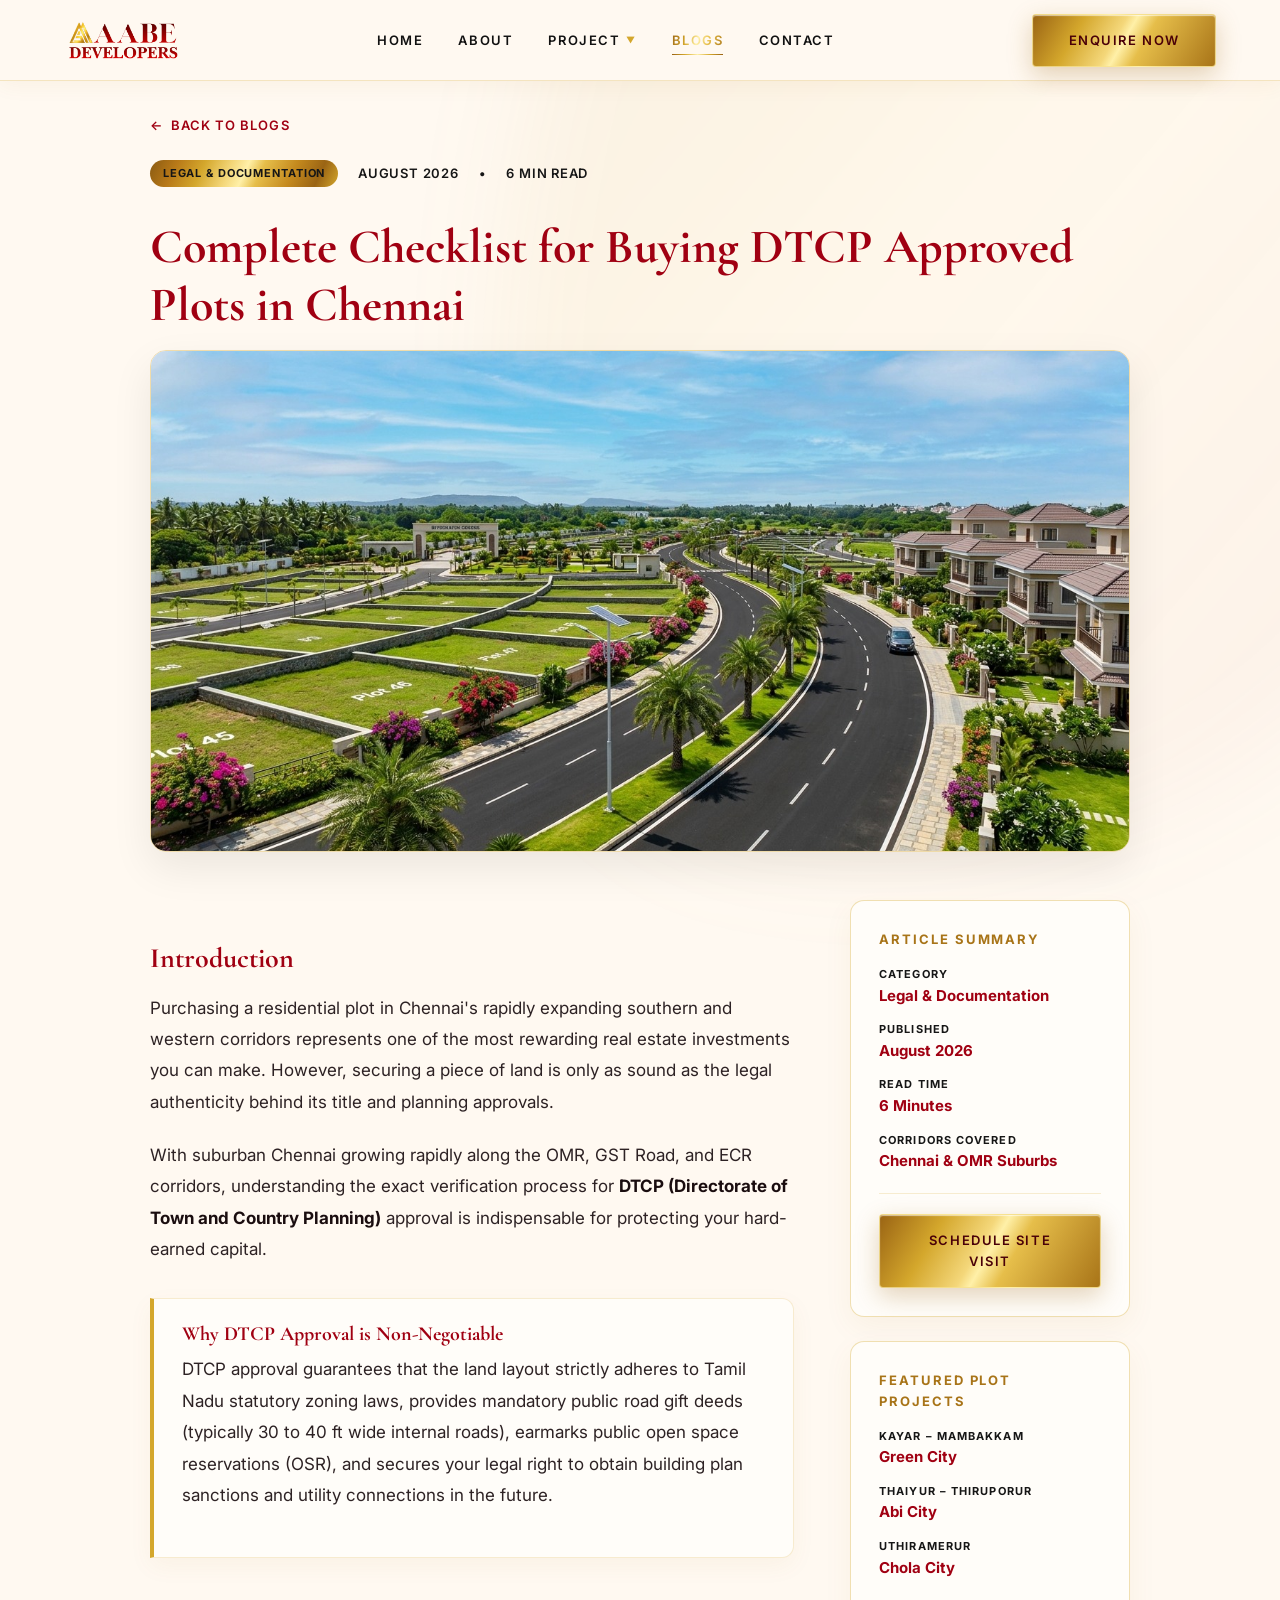
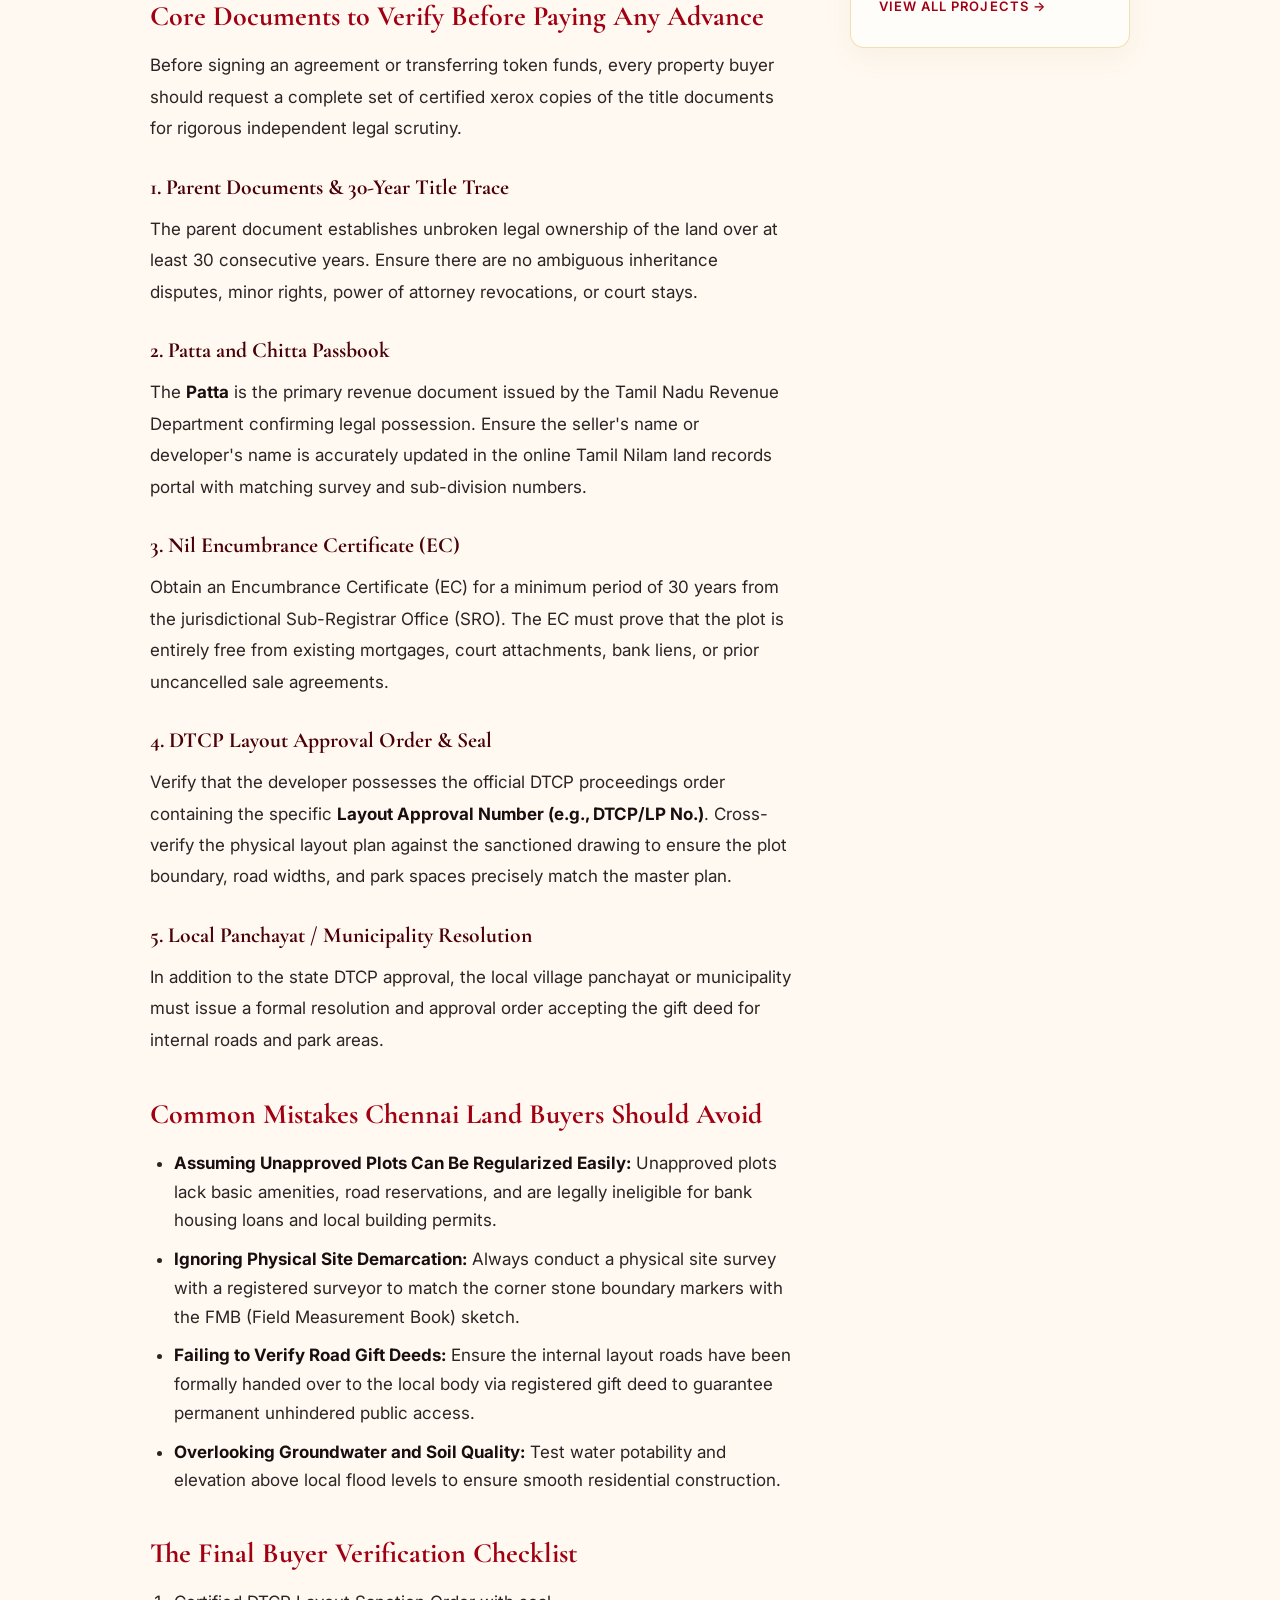
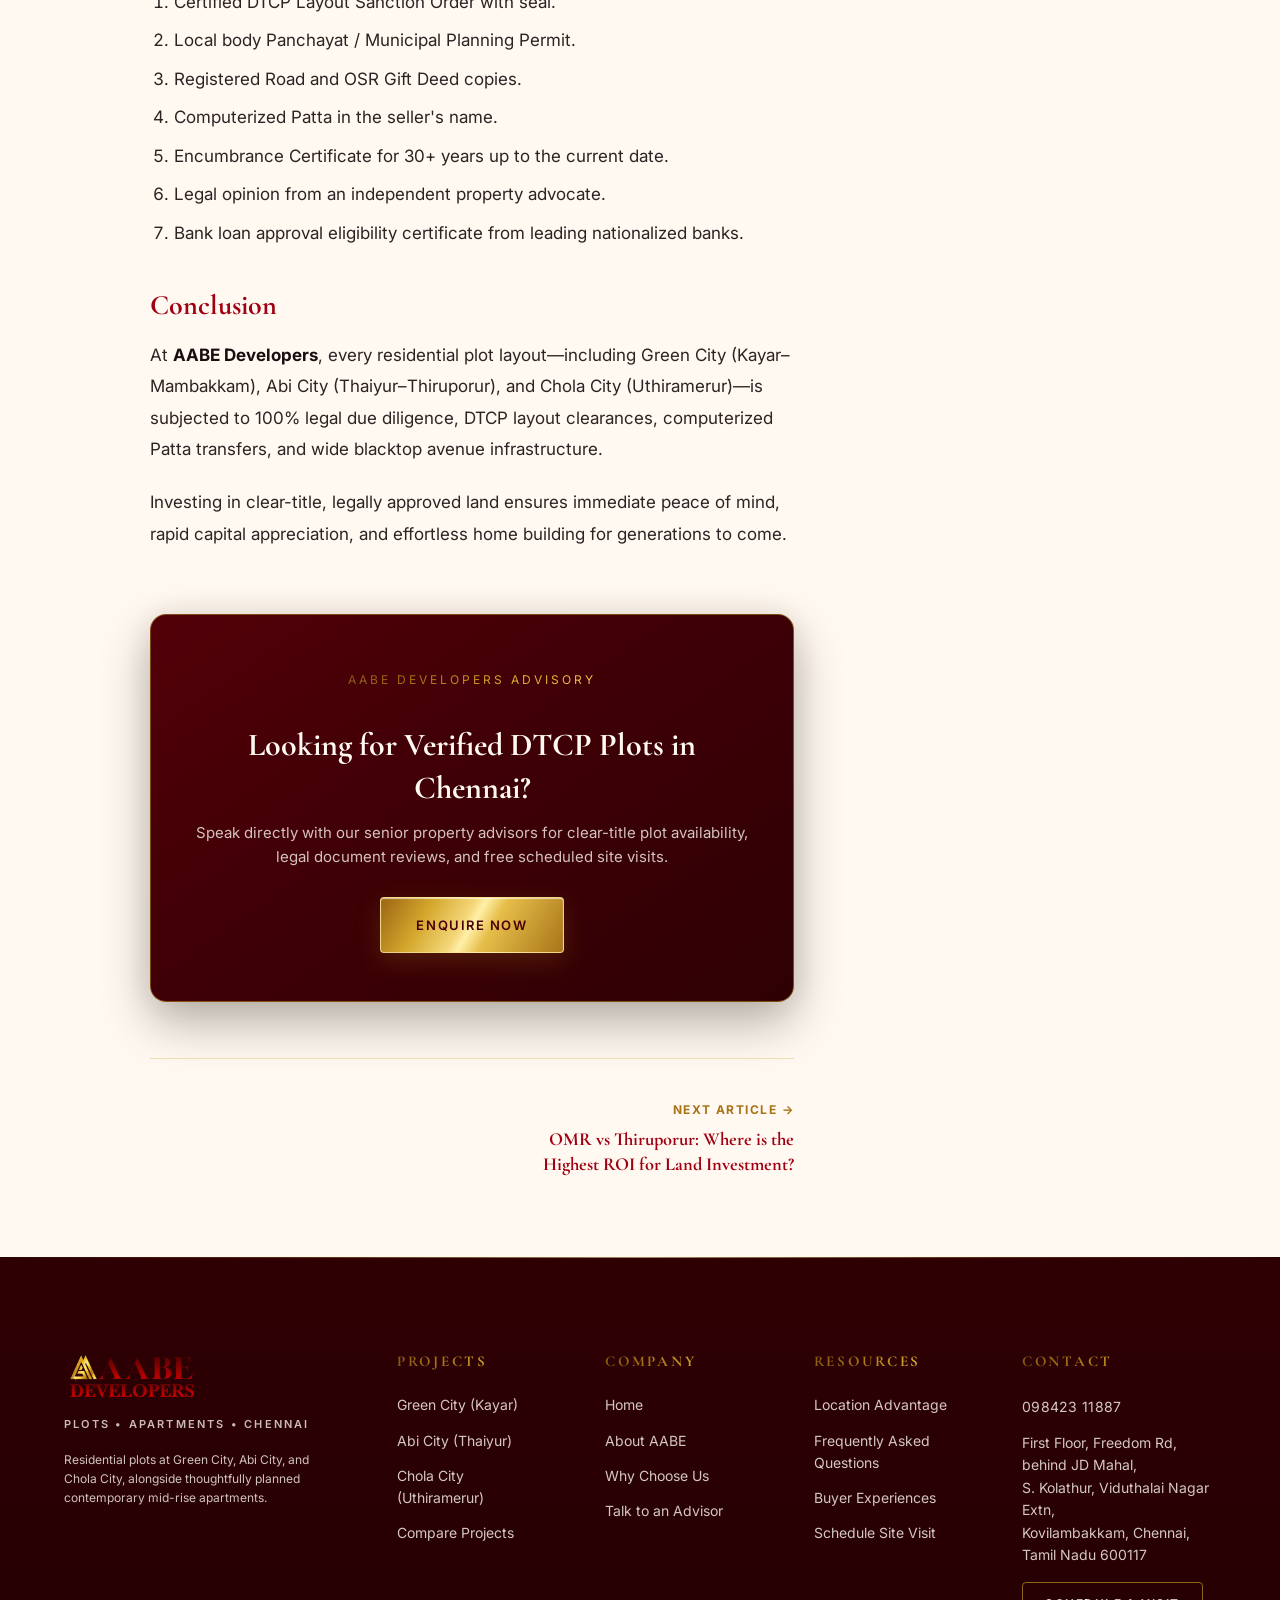
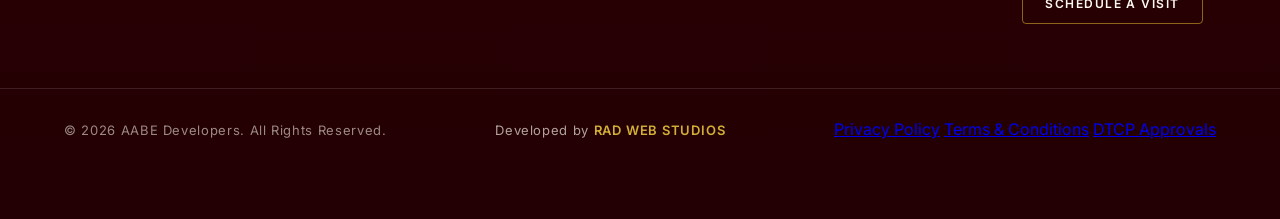
<file: blog-dtcp-approved-plots.html>
<!DOCTYPE html>
<html lang="en">
<head>
    <meta charset="UTF-8">
    <meta name="viewport" content="width=device-width, initial-scale=1.0">
    <title>Complete Checklist for Buying DTCP Approved Plots in Chennai | AABE Developers</title>
    <meta name="description" content="A comprehensive legal verification guide for Chennai land buyers: parent deeds, Patta passbook, DTCP layout order, Encumbrance Certificate, and road gift deeds.">
    <meta name="theme-color" content="#4A0008">
    <link rel="canonical" href="https://aabedevelopers.com/blog-dtcp-approved-plots.html">

    <!-- Open Graph -->
    <meta property="og:type" content="article">
    <meta property="og:title" content="Complete Checklist for Buying DTCP Approved Plots in Chennai | AABE Developers">
    <meta property="og:description" content="Essential step-by-step verification checklist for buying clear-title DTCP approved plots in Chennai's growth corridors.">
    <meta property="og:image" content="assets/images/hero-plots.jpg">

    <!-- Fonts -->
    <link rel="preconnect" href="https://fonts.googleapis.com">
    <link rel="preconnect" href="https://fonts.gstatic.com" crossorigin>
    <link href="https://fonts.googleapis.com/css2?family=Cormorant+Garamond:ital,wght@0,400;0,600;0,700;1,400&family=Inter:wght@300;400;500;600;700&display=swap" rel="stylesheet">

    <!-- Styles -->
    <link rel="stylesheet" href="css/style.css">
    <link rel="stylesheet" href="css/responsive.css">
    <link rel="stylesheet" href="css/animations.css">
</head>
<body class="bg-ivory text-dark">
    <div class="brand-ribbon"></div>

    <!-- 01. NAVIGATION BAR -->
    <header class="navbar property-navbar" id="navbar">
        <div class="container nav-container">
            <a href="index.html" class="logo" aria-label="AABE Developers Home">
                <img src="assets/images/aabe-developers-logo-cropped.png" alt="AABE DEVELOPERS" class="logo-brand-img">
            </a>

            <nav class="nav-links">
                <a href="index.html" class="nav-link">HOME</a>
                <a href="about.html" class="nav-link">ABOUT</a>
                <div class="nav-item-dropdown">
                    <a href="projects.html" class="nav-link nav-link-dropdown">PROJECT <span class="dropdown-arrow">▼</span></a>
                    <div class="dropdown-menu">
                        <a href="projects.html#plots" class="dropdown-item">PLOTS</a>
                        <a href="projects.html#apartments" class="dropdown-item">APARTMENTS</a>
                    </div>
                </div>
                <a href="blogs.html" class="nav-link active">BLOGS</a>
                <a href="index.html#contact" class="nav-link">CONTACT</a>
            </nav>

            <div class="nav-actions">
                <a href="index.html#contact" class="btn btn-gold btn-nav-enquire gold-shimmer">ENQUIRE NOW</a>
                <button class="hamburger" aria-label="Menu" aria-expanded="false">
                    <span class="line"></span>
                    <span class="line"></span>
                </button>
            </div>
        </div>

        <!-- Mobile Menu Drawer -->
        <div class="mobile-menu">
            <div class="mobile-menu-inner">
                <a href="index.html" class="mobile-nav-link">HOME</a>
                <a href="about.html" class="mobile-nav-link">ABOUT</a>
                <div class="mobile-nav-item">
                    <button class="mobile-submenu-toggle" aria-expanded="false">
                        <span>PROJECTS</span>
                        <span class="mobile-toggle-icon">+</span>
                    </button>
                    <div class="mobile-submenu">
                        <a href="projects.html#plots" class="mobile-submenu-link">PLOTS</a>
                        <a href="projects.html#apartments" class="mobile-submenu-link">APARTMENTS</a>
                    </div>
                </div>
                <a href="blogs.html" class="mobile-nav-link active">BLOGS</a>
                <a href="index.html#contact" class="mobile-nav-link">CONTACT</a>
                <a href="index.html#contact" class="btn btn-gold w-full text-center mt-4">ENQUIRE NOW</a>
            </div>
        </div>
    </header>

    <main class="page-main">
        <!-- ARTICLE SECTION -->
        <article class="blog-article-section">
            <div class="container">
                <div class="blog-article-hero-wrap">
                    <a href="blogs.html" class="blog-breadcrumb">
                        <span>&larr;</span> Back to Blogs
                    </a>

                    <div class="blog-article-meta">
                        <span class="meta-badge gold-metallic">Legal &amp; Documentation</span>
                        <span>AUGUST 2026</span>
                        <span>&bull;</span>
                        <span>6 MIN READ</span>
                    </div>

                    <h1 class="blog-article-title">Complete Checklist for Buying DTCP Approved Plots in Chennai</h1>

                    <div class="blog-article-hero-img-wrap">
                        <img src="assets/images/hero-plots.jpg" alt="DTCP Approved Plots in Chennai Verification Guide" class="blog-article-hero-img">
                    </div>
                </div>

                <!-- ARTICLE BODY LAYOUT -->
                <div class="blog-article-layout">
                    <!-- Main Content -->
                    <div class="blog-article-content">
                        <h2>Introduction</h2>
                        <p>
                            Purchasing a residential plot in Chennai's rapidly expanding southern and western corridors represents one of the most rewarding real estate investments you can make. However, securing a piece of land is only as sound as the legal authenticity behind its title and planning approvals.
                        </p>
                        <p>
                            With suburban Chennai growing rapidly along the OMR, GST Road, and ECR corridors, understanding the exact verification process for <strong>DTCP (Directorate of Town and Country Planning)</strong> approval is indispensable for protecting your hard-earned capital.
                        </p>

                        <div class="blog-callout-box">
                            <h4>Why DTCP Approval is Non-Negotiable</h4>
                            <p>
                                DTCP approval guarantees that the land layout strictly adheres to Tamil Nadu statutory zoning laws, provides mandatory public road gift deeds (typically 30 to 40 ft wide internal roads), earmarks public open space reservations (OSR), and secures your legal right to obtain building plan sanctions and utility connections in the future.
                            </p>
                        </div>

                        <h2>Core Documents to Verify Before Paying Any Advance</h2>
                        <p>
                            Before signing an agreement or transferring token funds, every property buyer should request a complete set of certified xerox copies of the title documents for rigorous independent legal scrutiny.
                        </p>

                        <h3>1. Parent Documents &amp; 30-Year Title Trace</h3>
                        <p>
                            The parent document establishes unbroken legal ownership of the land over at least 30 consecutive years. Ensure there are no ambiguous inheritance disputes, minor rights, power of attorney revocations, or court stays.
                        </p>

                        <h3>2. Patta and Chitta Passbook</h3>
                        <p>
                            The <strong>Patta</strong> is the primary revenue document issued by the Tamil Nadu Revenue Department confirming legal possession. Ensure the seller's name or developer's name is accurately updated in the online Tamil Nilam land records portal with matching survey and sub-division numbers.
                        </p>

                        <h3>3. Nil Encumbrance Certificate (EC)</h3>
                        <p>
                            Obtain an Encumbrance Certificate (EC) for a minimum period of 30 years from the jurisdictional Sub-Registrar Office (SRO). The EC must prove that the plot is entirely free from existing mortgages, court attachments, bank liens, or prior uncancelled sale agreements.
                        </p>

                        <h3>4. DTCP Layout Approval Order &amp; Seal</h3>
                        <p>
                            Verify that the developer possesses the official DTCP proceedings order containing the specific <strong>Layout Approval Number (e.g., DTCP/LP No.)</strong>. Cross-verify the physical layout plan against the sanctioned drawing to ensure the plot boundary, road widths, and park spaces precisely match the master plan.
                        </p>

                        <h3>5. Local Panchayat / Municipality Resolution</h3>
                        <p>
                            In addition to the state DTCP approval, the local village panchayat or municipality must issue a formal resolution and approval order accepting the gift deed for internal roads and park areas.
                        </p>

                        <h2>Common Mistakes Chennai Land Buyers Should Avoid</h2>
                        <ul>
                            <li><strong>Assuming Unapproved Plots Can Be Regularized Easily:</strong> Unapproved plots lack basic amenities, road reservations, and are legally ineligible for bank housing loans and local building permits.</li>
                            <li><strong>Ignoring Physical Site Demarcation:</strong> Always conduct a physical site survey with a registered surveyor to match the corner stone boundary markers with the FMB (Field Measurement Book) sketch.</li>
                            <li><strong>Failing to Verify Road Gift Deeds:</strong> Ensure the internal layout roads have been formally handed over to the local body via registered gift deed to guarantee permanent unhindered public access.</li>
                            <li><strong>Overlooking Groundwater and Soil Quality:</strong> Test water potability and elevation above local flood levels to ensure smooth residential construction.</li>
                        </ul>

                        <h2>The Final Buyer Verification Checklist</h2>
                        <ol>
                            <li>Certified DTCP Layout Sanction Order with seal.</li>
                            <li>Local body Panchayat / Municipal Planning Permit.</li>
                            <li>Registered Road and OSR Gift Deed copies.</li>
                            <li>Computerized Patta in the seller's name.</li>
                            <li>Encumbrance Certificate for 30+ years up to the current date.</li>
                            <li>Legal opinion from an independent property advocate.</li>
                            <li>Bank loan approval eligibility certificate from leading nationalized banks.</li>
                        </ol>

                        <h2>Conclusion</h2>
                        <p>
                            At <strong>AABE Developers</strong>, every residential plot layout—including Green City (Kayar–Mambakkam), Abi City (Thaiyur–Thiruporur), and Chola City (Uthiramerur)—is subjected to 100% legal due diligence, DTCP layout clearances, computerized Patta transfers, and wide blacktop avenue infrastructure.
                        </p>
                        <p>
                            Investing in clear-title, legally approved land ensures immediate peace of mind, rapid capital appreciation, and effortless home building for generations to come.
                        </p>

                        <!-- CTA Banner -->
                        <div class="blog-cta-banner">
                            <span class="gold-text uppercase font-bold text-xs tracking-widest">AABE DEVELOPERS ADVISORY</span>
                            <h3>Looking for Verified DTCP Plots in Chennai?</h3>
                            <p>Speak directly with our senior property advisors for clear-title plot availability, legal document reviews, and free scheduled site visits.</p>
                            <a href="index.html#contact" class="btn btn-gold gold-shimmer">ENQUIRE NOW</a>
                        </div>

                        <!-- Previous / Next Navigation -->
                        <div class="blog-nav-pagination">
                            <div></div>
                            <a href="blog-omr-vs-thiruporur.html" class="blog-nav-btn next">
                                <span class="nav-direction">Next Article &rarr;</span>
                                <span class="nav-article-title">OMR vs Thiruporur: Where is the Highest ROI for Land Investment?</span>
                            </a>
                        </div>
                    </div>

                    <!-- Sticky Sidebar -->
                    <aside class="blog-sidebar">
                        <div class="blog-sidebar-card">
                            <span class="blog-sidebar-title">Article Summary</span>
                            <div class="blog-sidebar-info-row">
                                <span>Category</span>
                                <strong>Legal &amp; Documentation</strong>
                            </div>
                            <div class="blog-sidebar-info-row">
                                <span>Published</span>
                                <strong>August 2026</strong>
                            </div>
                            <div class="blog-sidebar-info-row">
                                <span>Read Time</span>
                                <strong>6 Minutes</strong>
                            </div>
                            <div class="blog-sidebar-info-row">
                                <span>Corridors Covered</span>
                                <strong>Chennai &amp; OMR Suburbs</strong>
                            </div>
                            <hr style="border: none; border-top: 1px solid rgba(212, 167, 44, 0.2); margin: 1.25rem 0;">
                            <a href="index.html#contact" class="btn btn-gold w-full text-center gold-shimmer btn-sm">SCHEDULE SITE VISIT</a>
                        </div>

                        <div class="blog-sidebar-card">
                            <span class="blog-sidebar-title">Featured Plot Projects</span>
                            <div class="blog-sidebar-info-row">
                                <span>Kayar – Mambakkam</span>
                                <strong>Green City</strong>
                            </div>
                            <div class="blog-sidebar-info-row">
                                <span>Thaiyur – Thiruporur</span>
                                <strong>Abi City</strong>
                            </div>
                            <div class="blog-sidebar-info-row">
                                <span>Uthiramerur</span>
                                <strong>Chola City</strong>
                            </div>
                            <a href="projects.html" class="blog-read-link text-red mt-3">VIEW ALL PROJECTS &rarr;</a>
                        </div>
                    </aside>
                </div>
            </div>
        </article>
    </main>

    <!-- 13. MULTI-COLUMN PREMIUM FOOTER -->
    <footer class="footer bg-footer text-ivory">
        <div class="container footer-grid">
            <!-- Brand Column -->
            <div class="footer-brand">
                <a href="index.html" class="footer-logo" aria-label="AABE DEVELOPERS Home">
                    <img src="assets/images/aabe-developers-logo-cropped.png" alt="AABE DEVELOPERS" class="footer-brand-img">
                </a>
                <p class="footer-desc mt-2">PLOTS • APARTMENTS • CHENNAI</p>
                <p class="footer-brand-bio text-xs text-muted-ivory mt-3">
                    Residential plots at Green City, Abi City, and Chola City, alongside thoughtfully planned contemporary mid-rise apartments.
                </p>
            </div>
            
            <!-- Projects Column -->
            <div class="footer-col">
                <h4 class="footer-heading gold-text">PROJECTS</h4>
                <div class="footer-links">
                    <a href="plots/kayar-mambakkam.html">Green City (Kayar)</a>
                    <a href="plots/thaiyur-thiruporur.html">Abi City (Thaiyur)</a>
                    <a href="plots/prime-town.html">Chola City (Uthiramerur)</a>
                    <a href="projects.html">Compare Projects</a>
                </div>
            </div>

            <!-- Company Column -->
            <div class="footer-col">
                <h4 class="footer-heading gold-text">COMPANY</h4>
                <div class="footer-links">
                    <a href="index.html">Home</a>
                    <a href="about.html">About AABE</a>
                    <a href="index.html#why-us">Why Choose Us</a>
                    <a href="index.html#contact">Talk to an Advisor</a>
                </div>
            </div>

            <!-- Resources Column -->
            <div class="footer-col">
                <h4 class="footer-heading gold-text">RESOURCES</h4>
                <div class="footer-links">
                    <a href="blogs.html">Location Advantage</a>
                    <a href="index.html#faq">Frequently Asked Questions</a>
                    <a href="blogs.html">Buyer Experiences</a>
                    <a href="index.html#contact">Schedule Site Visit</a>
                </div>
            </div>

            <!-- Get In Touch Column -->
            <div class="footer-col footer-contact-col">
                <h4 class="footer-heading gold-text">CONTACT</h4>
                <p class="footer-phone-wrap mb-2">
                    <a href="tel:09842311887" class="footer-phone">098423 11887</a>
                </p>
                <address class="footer-address not-italic">
                    First Floor, Freedom Rd, behind JD Mahal,<br>
                    S. Kolathur, Viduthalai Nagar Extn,<br>
                    Kovilambakkam, Chennai, Tamil Nadu 600117
                </address>
                <a href="index.html#contact" class="btn footer-cta mt-4">SCHEDULE A VISIT</a>
            </div>
        </div>
        
        <div class="footer-bottom">
            <div class="container footer-bottom-container">
                <p>&copy; 2026 AABE Developers. All Rights Reserved.</p>
                <p class="footer-credit">Developed by <span class="footer-credit-name">RAD WEB STUDIOS</span></p>
                <div class="footer-bottom-links">
                    <a href="about.html">Privacy Policy</a>
                    <a href="about.html">Terms &amp; Conditions</a>
                    <a href="projects.html">DTCP Approvals</a>
                </div>
            </div>
        </div>
    </footer>

    <!-- Scripts -->
    <script defer src="js/navigation.js"></script>
    <script defer src="js/animations.js"></script>
</body>
</html>
</file>
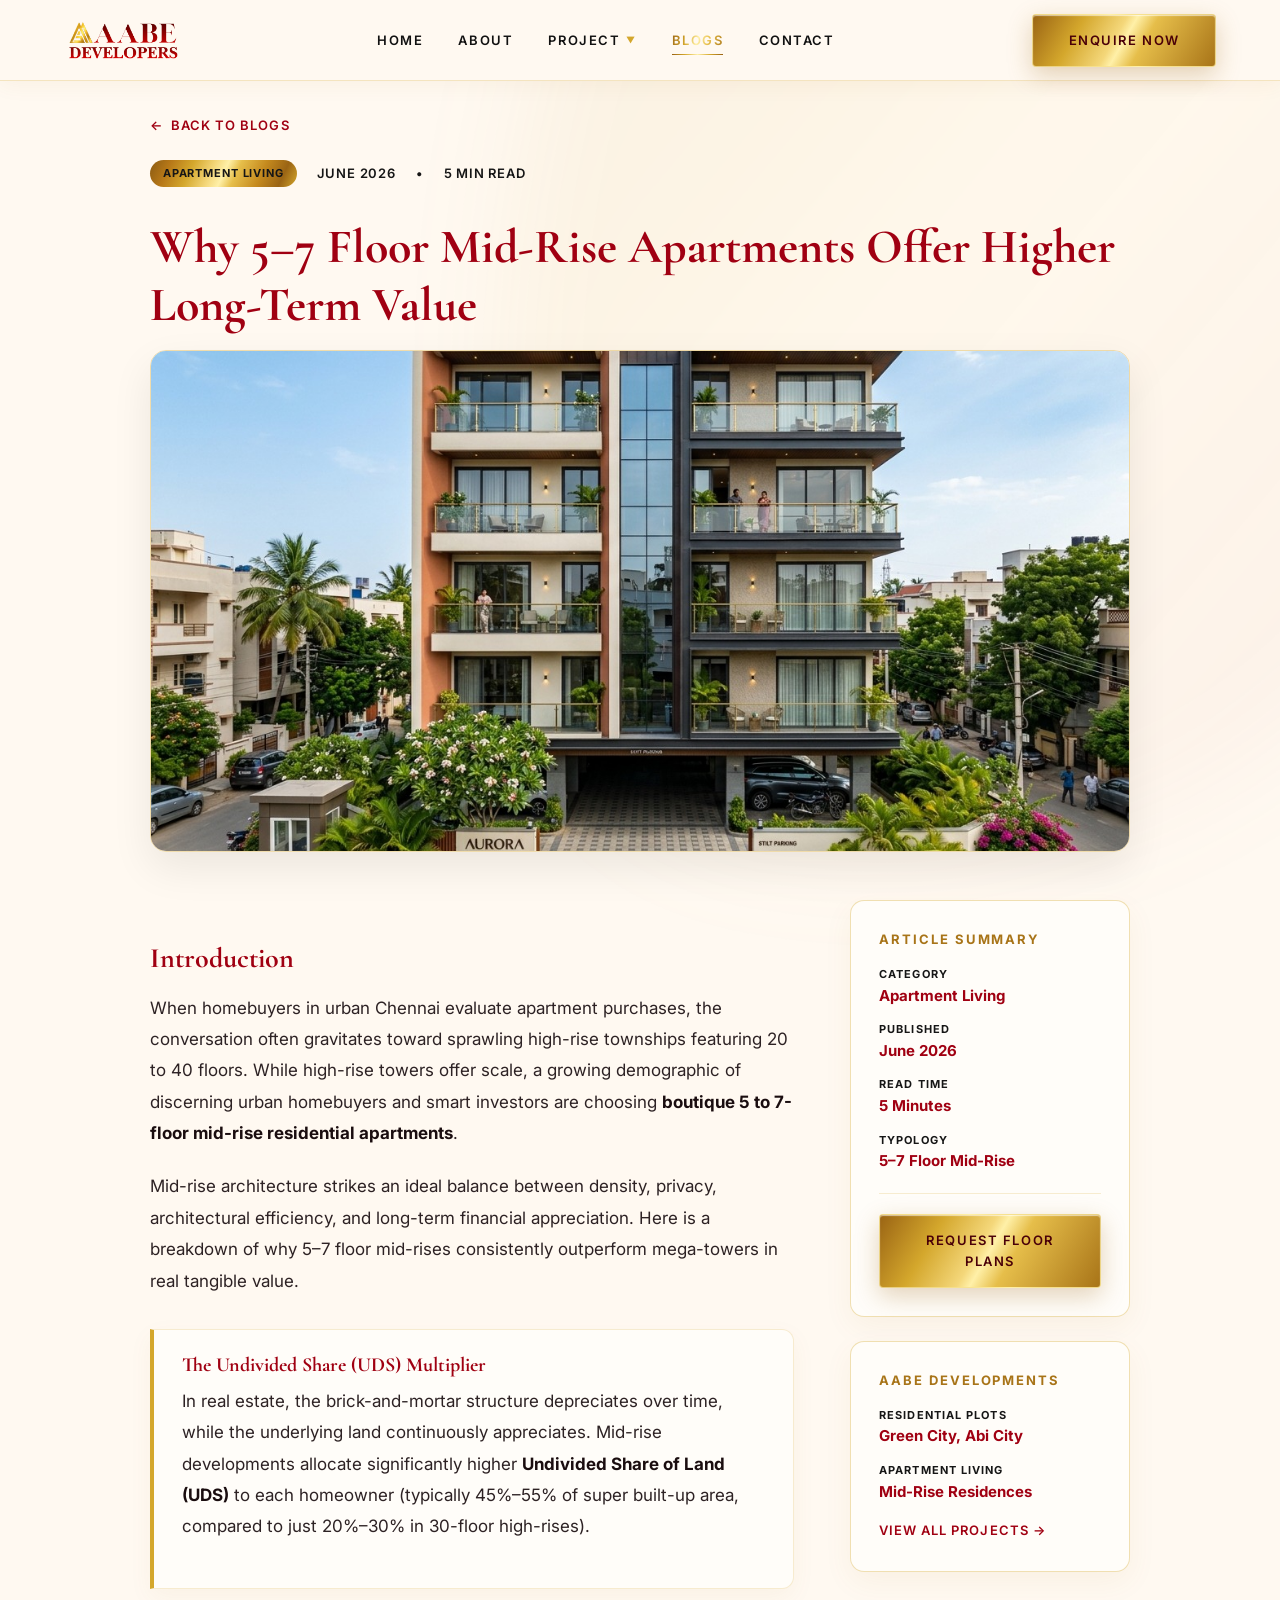
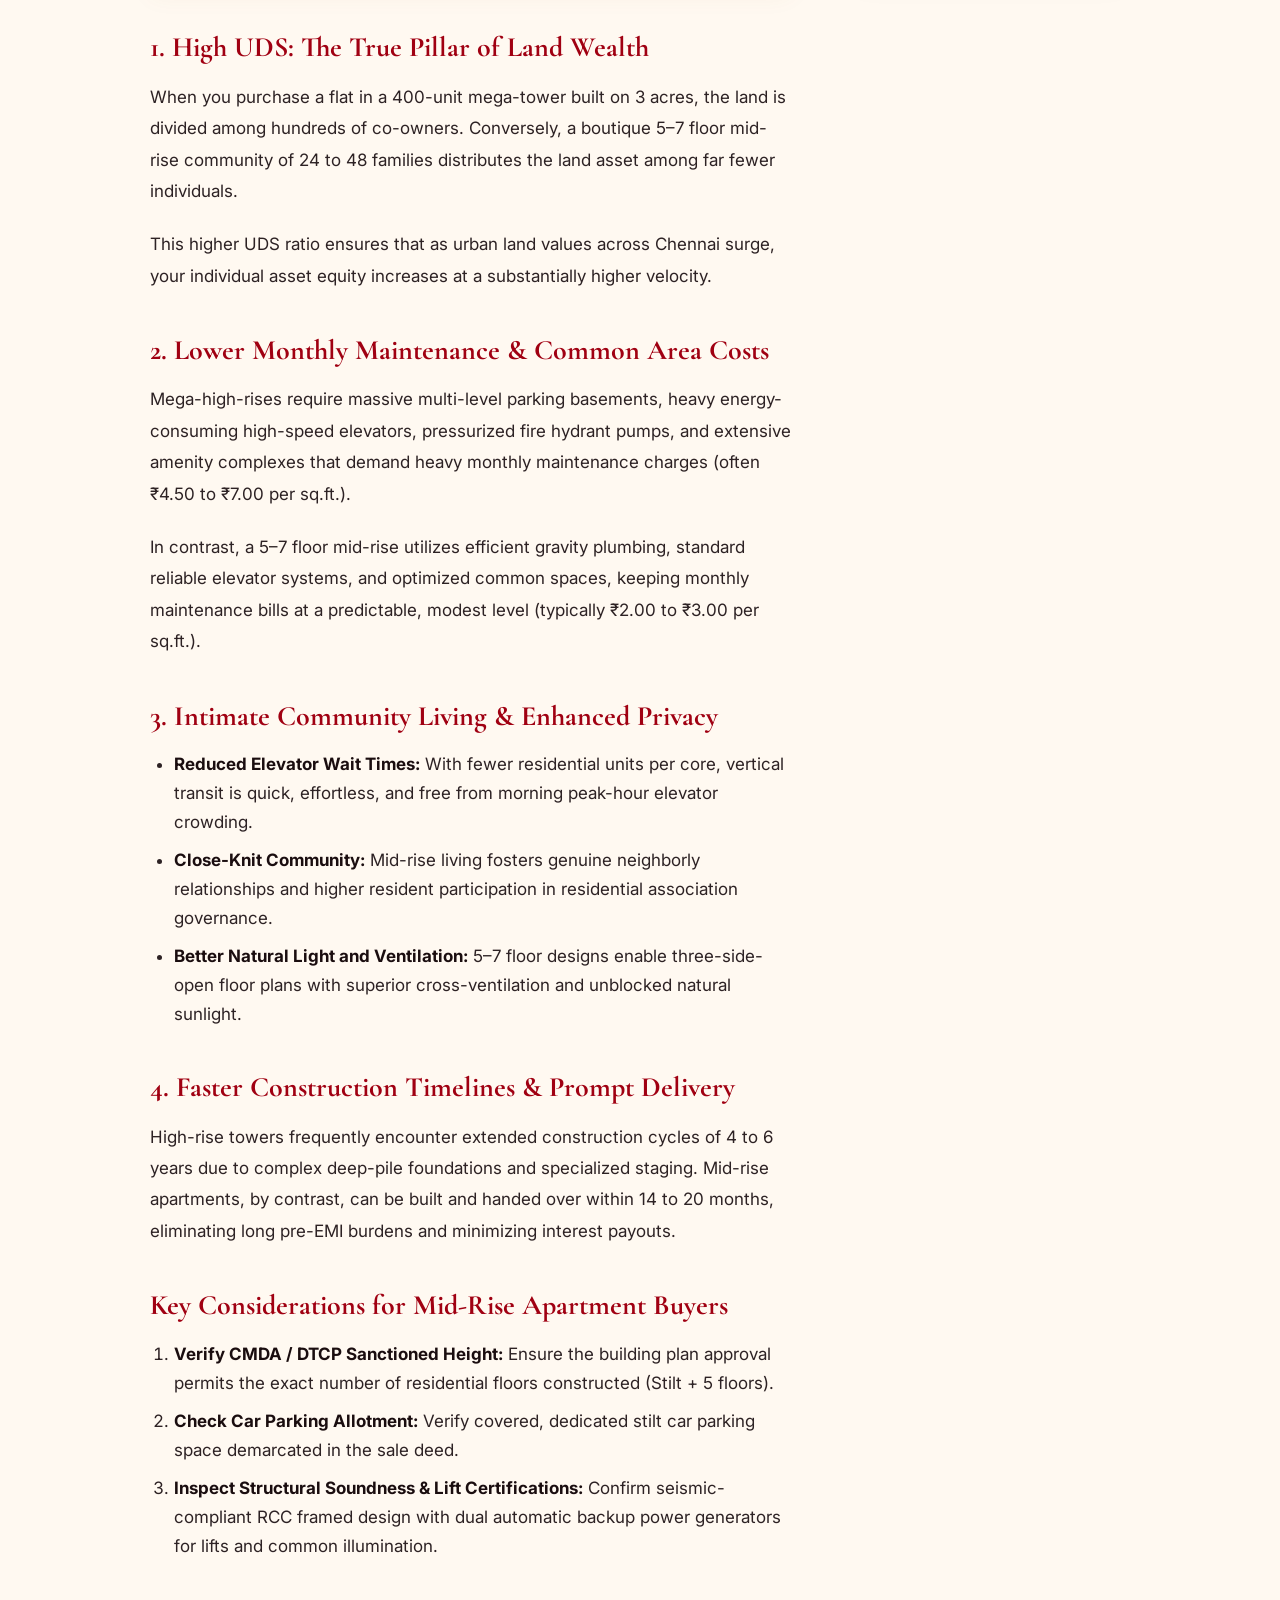
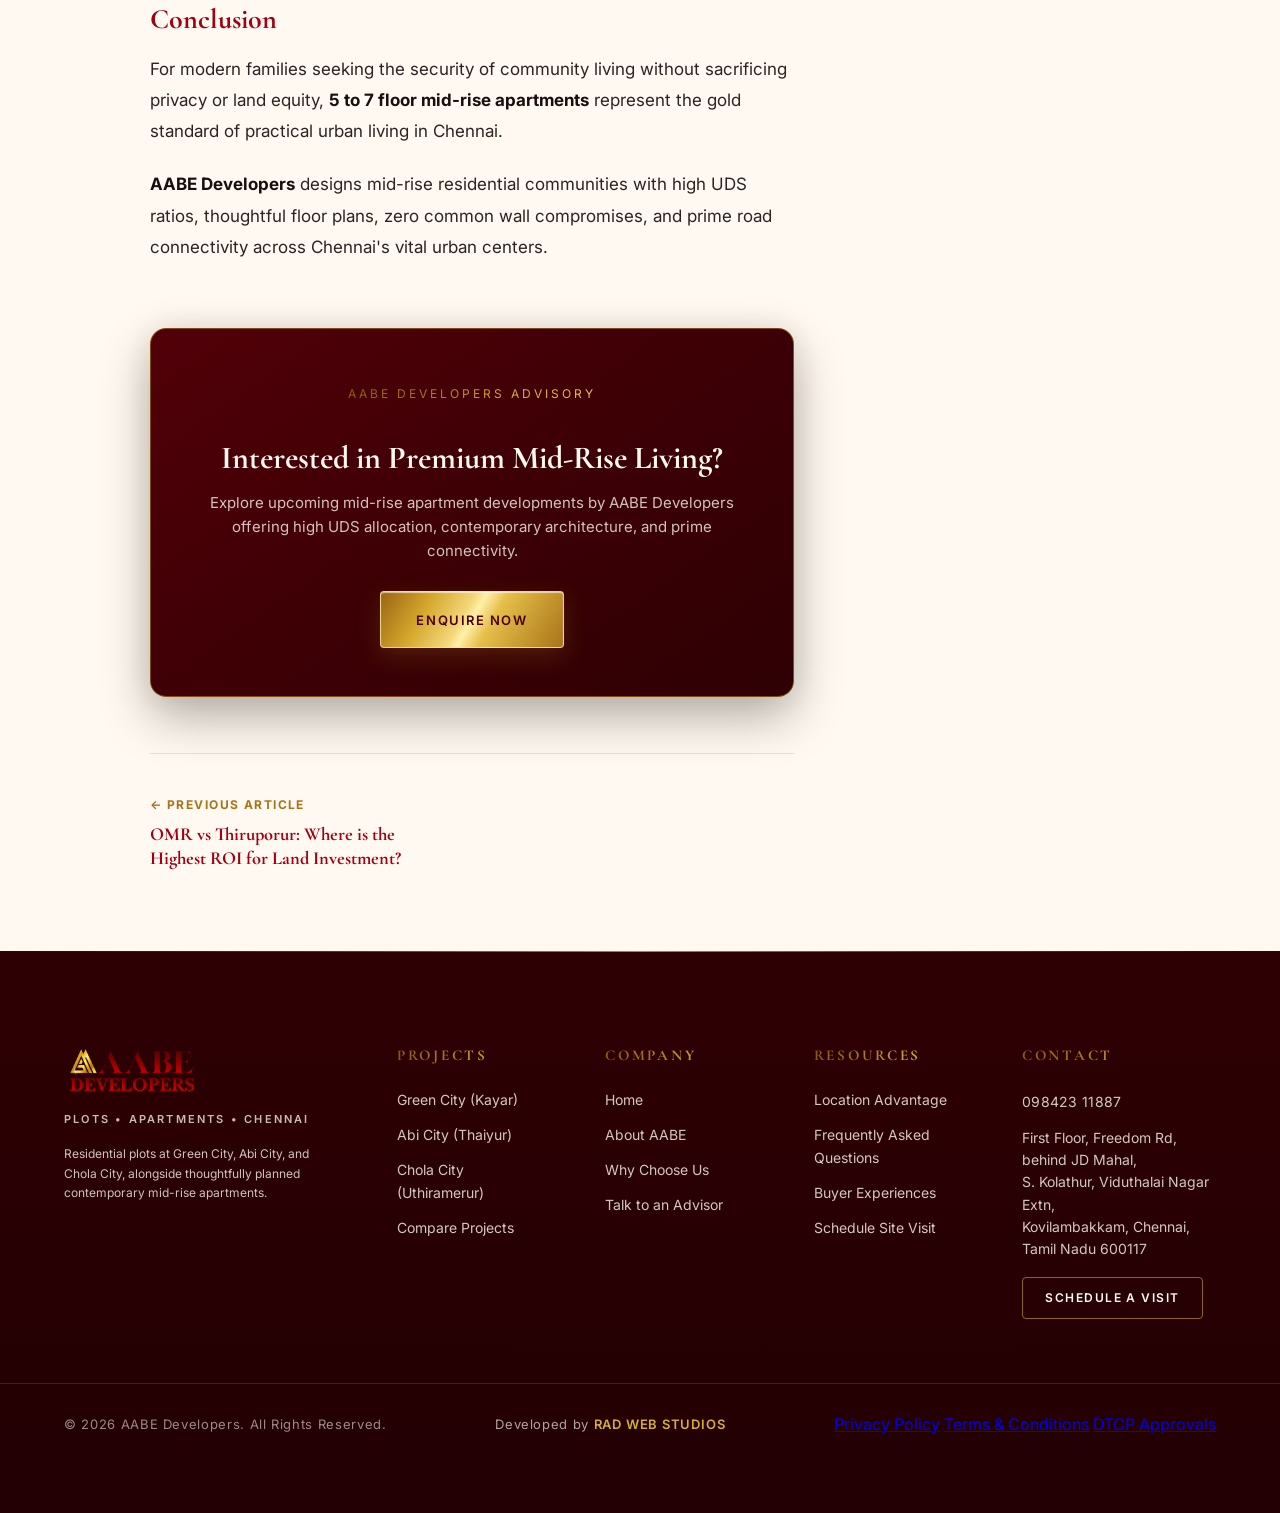
<file: blog-mid-rise-apartments.html>
<!DOCTYPE html>
<html lang="en">
<head>
    <meta charset="UTF-8">
    <meta name="viewport" content="width=device-width, initial-scale=1.0">
    <title>Why 5–7 Floor Mid-Rise Apartments Offer Higher Long-Term Value | AABE Developers</title>
    <meta name="description" content="Discover why 5–7 floor mid-rise apartments provide superior undivided share of land (UDS), lower maintenance costs, serene community privacy, and lasting appreciation.">
    <meta name="theme-color" content="#4A0008">
    <link rel="canonical" href="https://aabedevelopers.com/blog-mid-rise-apartments.html">

    <!-- Open Graph -->
    <meta property="og:type" content="article">
    <meta property="og:title" content="Why 5–7 Floor Mid-Rise Apartments Offer Higher Long-Term Value | AABE Developers">
    <meta property="og:description" content="Understand the distinct benefits of mid-rise developments: higher undivided share of land (UDS), minimal maintenance costs, and serene community privacy.">
    <meta property="og:image" content="assets/images/cat-apartments.jpg">

    <!-- Fonts -->
    <link rel="preconnect" href="https://fonts.googleapis.com">
    <link rel="preconnect" href="https://fonts.gstatic.com" crossorigin>
    <link href="https://fonts.googleapis.com/css2?family=Cormorant+Garamond:ital,wght@0,400;0,600;0,700;1,400&family=Inter:wght@300;400;500;600;700&display=swap" rel="stylesheet">

    <!-- Styles -->
    <link rel="stylesheet" href="css/style.css">
    <link rel="stylesheet" href="css/responsive.css">
    <link rel="stylesheet" href="css/animations.css">
</head>
<body class="bg-ivory text-dark">
    <div class="brand-ribbon"></div>

    <!-- 01. NAVIGATION BAR -->
    <header class="navbar property-navbar" id="navbar">
        <div class="container nav-container">
            <a href="index.html" class="logo" aria-label="AABE Developers Home">
                <img src="assets/images/aabe-developers-logo-cropped.png" alt="AABE DEVELOPERS" class="logo-brand-img">
            </a>

            <nav class="nav-links">
                <a href="index.html" class="nav-link">HOME</a>
                <a href="about.html" class="nav-link">ABOUT</a>
                <div class="nav-item-dropdown">
                    <a href="projects.html" class="nav-link nav-link-dropdown">PROJECT <span class="dropdown-arrow">▼</span></a>
                    <div class="dropdown-menu">
                        <a href="projects.html#plots" class="dropdown-item">PLOTS</a>
                        <a href="projects.html#apartments" class="dropdown-item">APARTMENTS</a>
                    </div>
                </div>
                <a href="blogs.html" class="nav-link active">BLOGS</a>
                <a href="index.html#contact" class="nav-link">CONTACT</a>
            </nav>

            <div class="nav-actions">
                <a href="index.html#contact" class="btn btn-gold btn-nav-enquire gold-shimmer">ENQUIRE NOW</a>
                <button class="hamburger" aria-label="Menu" aria-expanded="false">
                    <span class="line"></span>
                    <span class="line"></span>
                </button>
            </div>
        </div>

        <!-- Mobile Menu Drawer -->
        <div class="mobile-menu">
            <div class="mobile-menu-inner">
                <a href="index.html" class="mobile-nav-link">HOME</a>
                <a href="about.html" class="mobile-nav-link">ABOUT</a>
                <div class="mobile-nav-item">
                    <button class="mobile-submenu-toggle" aria-expanded="false">
                        <span>PROJECTS</span>
                        <span class="mobile-toggle-icon">+</span>
                    </button>
                    <div class="mobile-submenu">
                        <a href="projects.html#plots" class="mobile-submenu-link">PLOTS</a>
                        <a href="projects.html#apartments" class="mobile-submenu-link">APARTMENTS</a>
                    </div>
                </div>
                <a href="blogs.html" class="mobile-nav-link active">BLOGS</a>
                <a href="index.html#contact" class="mobile-nav-link">CONTACT</a>
                <a href="index.html#contact" class="btn btn-gold w-full text-center mt-4">ENQUIRE NOW</a>
            </div>
        </div>
    </header>

    <main class="page-main">
        <!-- ARTICLE SECTION -->
        <article class="blog-article-section">
            <div class="container">
                <div class="blog-article-hero-wrap">
                    <a href="blogs.html" class="blog-breadcrumb">
                        <span>&larr;</span> Back to Blogs
                    </a>

                    <div class="blog-article-meta">
                        <span class="meta-badge gold-metallic">Apartment Living</span>
                        <span>JUNE 2026</span>
                        <span>&bull;</span>
                        <span>5 MIN READ</span>
                    </div>

                    <h1 class="blog-article-title">Why 5–7 Floor Mid-Rise Apartments Offer Higher Long-Term Value</h1>

                    <div class="blog-article-hero-img-wrap">
                        <img src="assets/images/cat-apartments.jpg" alt="5 to 7 Floor Mid-Rise Apartments Long Term Value" class="blog-article-hero-img">
                    </div>
                </div>

                <!-- ARTICLE BODY LAYOUT -->
                <div class="blog-article-layout">
                    <!-- Main Content -->
                    <div class="blog-article-content">
                        <h2>Introduction</h2>
                        <p>
                            When homebuyers in urban Chennai evaluate apartment purchases, the conversation often gravitates toward sprawling high-rise townships featuring 20 to 40 floors. While high-rise towers offer scale, a growing demographic of discerning urban homebuyers and smart investors are choosing <strong>boutique 5 to 7-floor mid-rise residential apartments</strong>.
                        </p>
                        <p>
                            Mid-rise architecture strikes an ideal balance between density, privacy, architectural efficiency, and long-term financial appreciation. Here is a breakdown of why 5–7 floor mid-rises consistently outperform mega-towers in real tangible value.
                        </p>

                        <div class="blog-callout-box">
                            <h4>The Undivided Share (UDS) Multiplier</h4>
                            <p>
                                In real estate, the brick-and-mortar structure depreciates over time, while the underlying land continuously appreciates. Mid-rise developments allocate significantly higher <strong>Undivided Share of Land (UDS)</strong> to each homeowner (typically 45%–55% of super built-up area, compared to just 20%–30% in 30-floor high-rises).
                            </p>
                        </div>

                        <h2>1. High UDS: The True Pillar of Land Wealth</h2>
                        <p>
                            When you purchase a flat in a 400-unit mega-tower built on 3 acres, the land is divided among hundreds of co-owners. Conversely, a boutique 5–7 floor mid-rise community of 24 to 48 families distributes the land asset among far fewer individuals.
                        </p>
                        <p>
                            This higher UDS ratio ensures that as urban land values across Chennai surge, your individual asset equity increases at a substantially higher velocity.
                        </p>

                        <h2>2. Lower Monthly Maintenance &amp; Common Area Costs</h2>
                        <p>
                            Mega-high-rises require massive multi-level parking basements, heavy energy-consuming high-speed elevators, pressurized fire hydrant pumps, and extensive amenity complexes that demand heavy monthly maintenance charges (often ₹4.50 to ₹7.00 per sq.ft.).
                        </p>
                        <p>
                            In contrast, a 5–7 floor mid-rise utilizes efficient gravity plumbing, standard reliable elevator systems, and optimized common spaces, keeping monthly maintenance bills at a predictable, modest level (typically ₹2.00 to ₹3.00 per sq.ft.).
                        </p>

                        <h2>3. Intimate Community Living &amp; Enhanced Privacy</h2>
                        <ul>
                            <li><strong>Reduced Elevator Wait Times:</strong> With fewer residential units per core, vertical transit is quick, effortless, and free from morning peak-hour elevator crowding.</li>
                            <li><strong>Close-Knit Community:</strong> Mid-rise living fosters genuine neighborly relationships and higher resident participation in residential association governance.</li>
                            <li><strong>Better Natural Light and Ventilation:</strong> 5–7 floor designs enable three-side-open floor plans with superior cross-ventilation and unblocked natural sunlight.</li>
                        </ul>

                        <h2>4. Faster Construction Timelines &amp; Prompt Delivery</h2>
                        <p>
                            High-rise towers frequently encounter extended construction cycles of 4 to 6 years due to complex deep-pile foundations and specialized staging. Mid-rise apartments, by contrast, can be built and handed over within 14 to 20 months, eliminating long pre-EMI burdens and minimizing interest payouts.
                        </p>

                        <h2>Key Considerations for Mid-Rise Apartment Buyers</h2>
                        <ol>
                            <li><strong>Verify CMDA / DTCP Sanctioned Height:</strong> Ensure the building plan approval permits the exact number of residential floors constructed (Stilt + 5 floors).</li>
                            <li><strong>Check Car Parking Allotment:</strong> Verify covered, dedicated stilt car parking space demarcated in the sale deed.</li>
                            <li><strong>Inspect Structural Soundness &amp; Lift Certifications:</strong> Confirm seismic-compliant RCC framed design with dual automatic backup power generators for lifts and common illumination.</li>
                        </ol>

                        <h2>Conclusion</h2>
                        <p>
                            For modern families seeking the security of community living without sacrificing privacy or land equity, <strong>5 to 7 floor mid-rise apartments</strong> represent the gold standard of practical urban living in Chennai.
                        </p>
                        <p>
                            <strong>AABE Developers</strong> designs mid-rise residential communities with high UDS ratios, thoughtful floor plans, zero common wall compromises, and prime road connectivity across Chennai's vital urban centers.
                        </p>

                        <!-- CTA Banner -->
                        <div class="blog-cta-banner">
                            <span class="gold-text uppercase font-bold text-xs tracking-widest">AABE DEVELOPERS ADVISORY</span>
                            <h3>Interested in Premium Mid-Rise Living?</h3>
                            <p>Explore upcoming mid-rise apartment developments by AABE Developers offering high UDS allocation, contemporary architecture, and prime connectivity.</p>
                            <a href="index.html#contact" class="btn btn-gold gold-shimmer">ENQUIRE NOW</a>
                        </div>

                        <!-- Previous / Next Navigation -->
                        <div class="blog-nav-pagination">
                            <a href="blog-omr-vs-thiruporur.html" class="blog-nav-btn prev">
                                <span class="nav-direction">&larr; Previous Article</span>
                                <span class="nav-article-title">OMR vs Thiruporur: Where is the Highest ROI for Land Investment?</span>
                            </a>
                            <div></div>
                        </div>
                    </div>

                    <!-- Sticky Sidebar -->
                    <aside class="blog-sidebar">
                        <div class="blog-sidebar-card">
                            <span class="blog-sidebar-title">Article Summary</span>
                            <div class="blog-sidebar-info-row">
                                <span>Category</span>
                                <strong>Apartment Living</strong>
                            </div>
                            <div class="blog-sidebar-info-row">
                                <span>Published</span>
                                <strong>June 2026</strong>
                            </div>
                            <div class="blog-sidebar-info-row">
                                <span>Read Time</span>
                                <strong>5 Minutes</strong>
                            </div>
                            <div class="blog-sidebar-info-row">
                                <span>Typology</span>
                                <strong>5–7 Floor Mid-Rise</strong>
                            </div>
                            <hr style="border: none; border-top: 1px solid rgba(212, 167, 44, 0.2); margin: 1.25rem 0;">
                            <a href="index.html#contact" class="btn btn-gold w-full text-center gold-shimmer btn-sm">REQUEST FLOOR PLANS</a>
                        </div>

                        <div class="blog-sidebar-card">
                            <span class="blog-sidebar-title">AABE Developments</span>
                            <div class="blog-sidebar-info-row">
                                <span>Residential Plots</span>
                                <strong>Green City, Abi City</strong>
                            </div>
                            <div class="blog-sidebar-info-row">
                                <span>Apartment Living</span>
                                <strong>Mid-Rise Residences</strong>
                            </div>
                            <a href="projects.html" class="blog-read-link text-red mt-3">VIEW ALL PROJECTS &rarr;</a>
                        </div>
                    </aside>
                </div>
            </div>
        </article>
    </main>

    <!-- 13. MULTI-COLUMN PREMIUM FOOTER -->
    <footer class="footer bg-footer text-ivory">
        <div class="container footer-grid">
            <!-- Brand Column -->
            <div class="footer-brand">
                <a href="index.html" class="footer-logo" aria-label="AABE DEVELOPERS Home">
                    <img src="assets/images/aabe-developers-logo-cropped.png" alt="AABE DEVELOPERS" class="footer-brand-img">
                </a>
                <p class="footer-desc mt-2">PLOTS • APARTMENTS • CHENNAI</p>
                <p class="footer-brand-bio text-xs text-muted-ivory mt-3">
                    Residential plots at Green City, Abi City, and Chola City, alongside thoughtfully planned contemporary mid-rise apartments.
                </p>
            </div>
            
            <!-- Projects Column -->
            <div class="footer-col">
                <h4 class="footer-heading gold-text">PROJECTS</h4>
                <div class="footer-links">
                    <a href="plots/kayar-mambakkam.html">Green City (Kayar)</a>
                    <a href="plots/thaiyur-thiruporur.html">Abi City (Thaiyur)</a>
                    <a href="plots/prime-town.html">Chola City (Uthiramerur)</a>
                    <a href="projects.html">Compare Projects</a>
                </div>
            </div>

            <!-- Company Column -->
            <div class="footer-col">
                <h4 class="footer-heading gold-text">COMPANY</h4>
                <div class="footer-links">
                    <a href="index.html">Home</a>
                    <a href="about.html">About AABE</a>
                    <a href="index.html#why-us">Why Choose Us</a>
                    <a href="index.html#contact">Talk to an Advisor</a>
                </div>
            </div>

            <!-- Resources Column -->
            <div class="footer-col">
                <h4 class="footer-heading gold-text">RESOURCES</h4>
                <div class="footer-links">
                    <a href="blogs.html">Location Advantage</a>
                    <a href="index.html#faq">Frequently Asked Questions</a>
                    <a href="blogs.html">Buyer Experiences</a>
                    <a href="index.html#contact">Schedule Site Visit</a>
                </div>
            </div>

            <!-- Get In Touch Column -->
            <div class="footer-col footer-contact-col">
                <h4 class="footer-heading gold-text">CONTACT</h4>
                <p class="footer-phone-wrap mb-2">
                    <a href="tel:09842311887" class="footer-phone">098423 11887</a>
                </p>
                <address class="footer-address not-italic">
                    First Floor, Freedom Rd, behind JD Mahal,<br>
                    S. Kolathur, Viduthalai Nagar Extn,<br>
                    Kovilambakkam, Chennai, Tamil Nadu 600117
                </address>
                <a href="index.html#contact" class="btn footer-cta mt-4">SCHEDULE A VISIT</a>
            </div>
        </div>
        
        <div class="footer-bottom">
            <div class="container footer-bottom-container">
                <p>&copy; 2026 AABE Developers. All Rights Reserved.</p>
                <p class="footer-credit">Developed by <span class="footer-credit-name">RAD WEB STUDIOS</span></p>
                <div class="footer-bottom-links">
                    <a href="about.html">Privacy Policy</a>
                    <a href="about.html">Terms &amp; Conditions</a>
                    <a href="projects.html">DTCP Approvals</a>
                </div>
            </div>
        </div>
    </footer>

    <!-- Scripts -->
    <script defer src="js/navigation.js"></script>
    <script defer src="js/animations.js"></script>
</body>
</html>
</file>
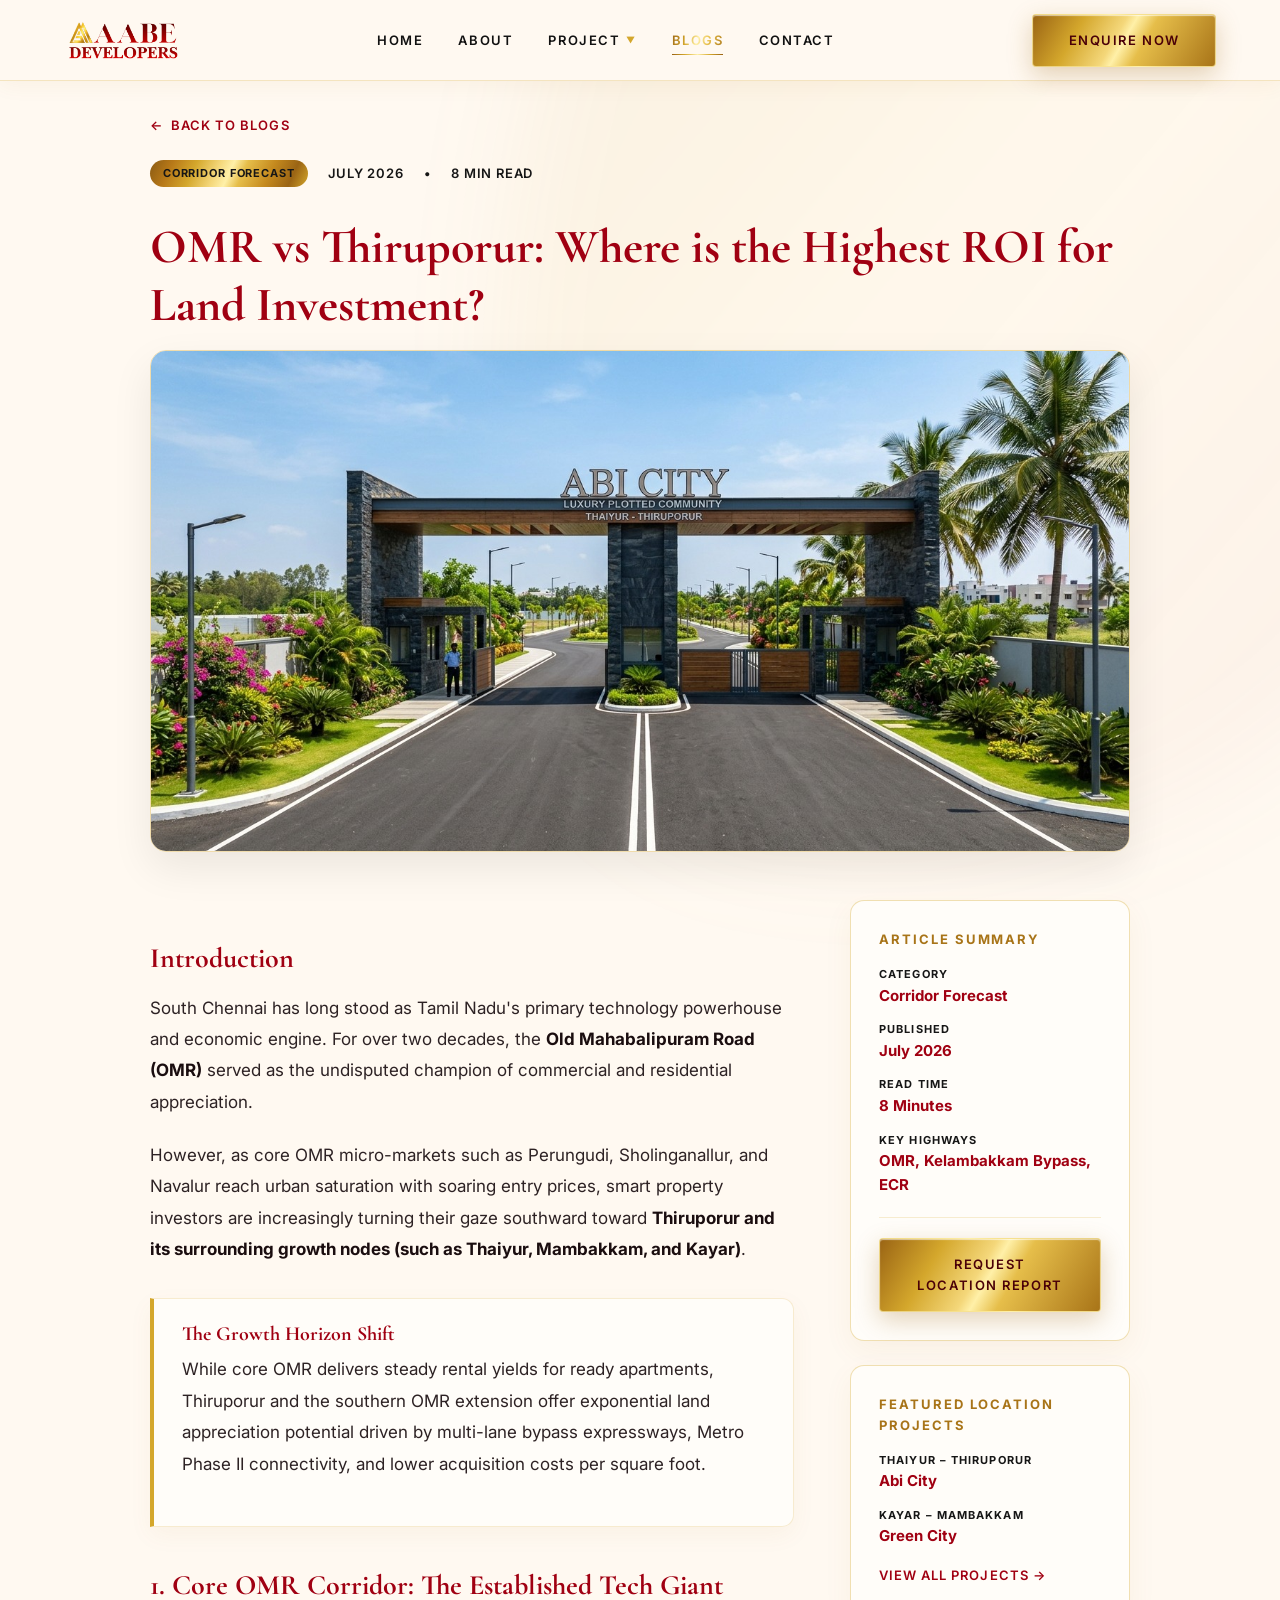
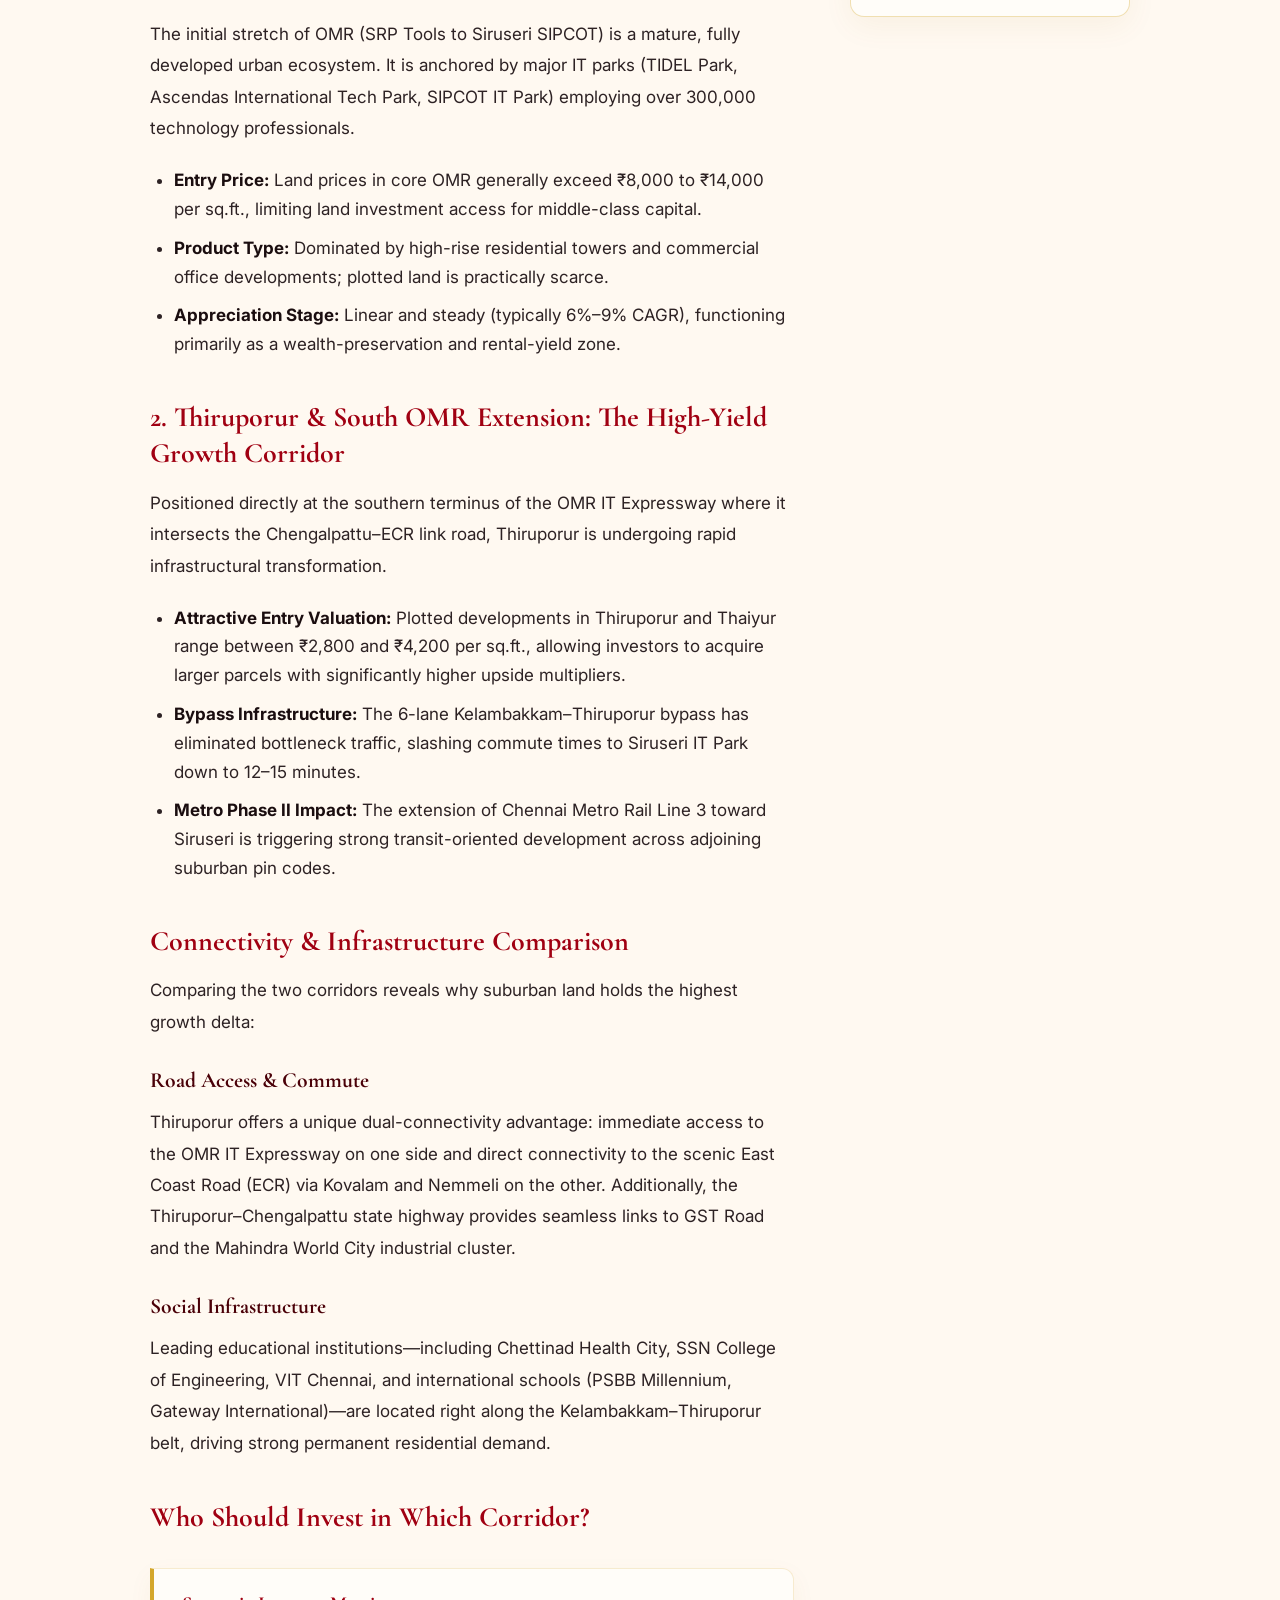
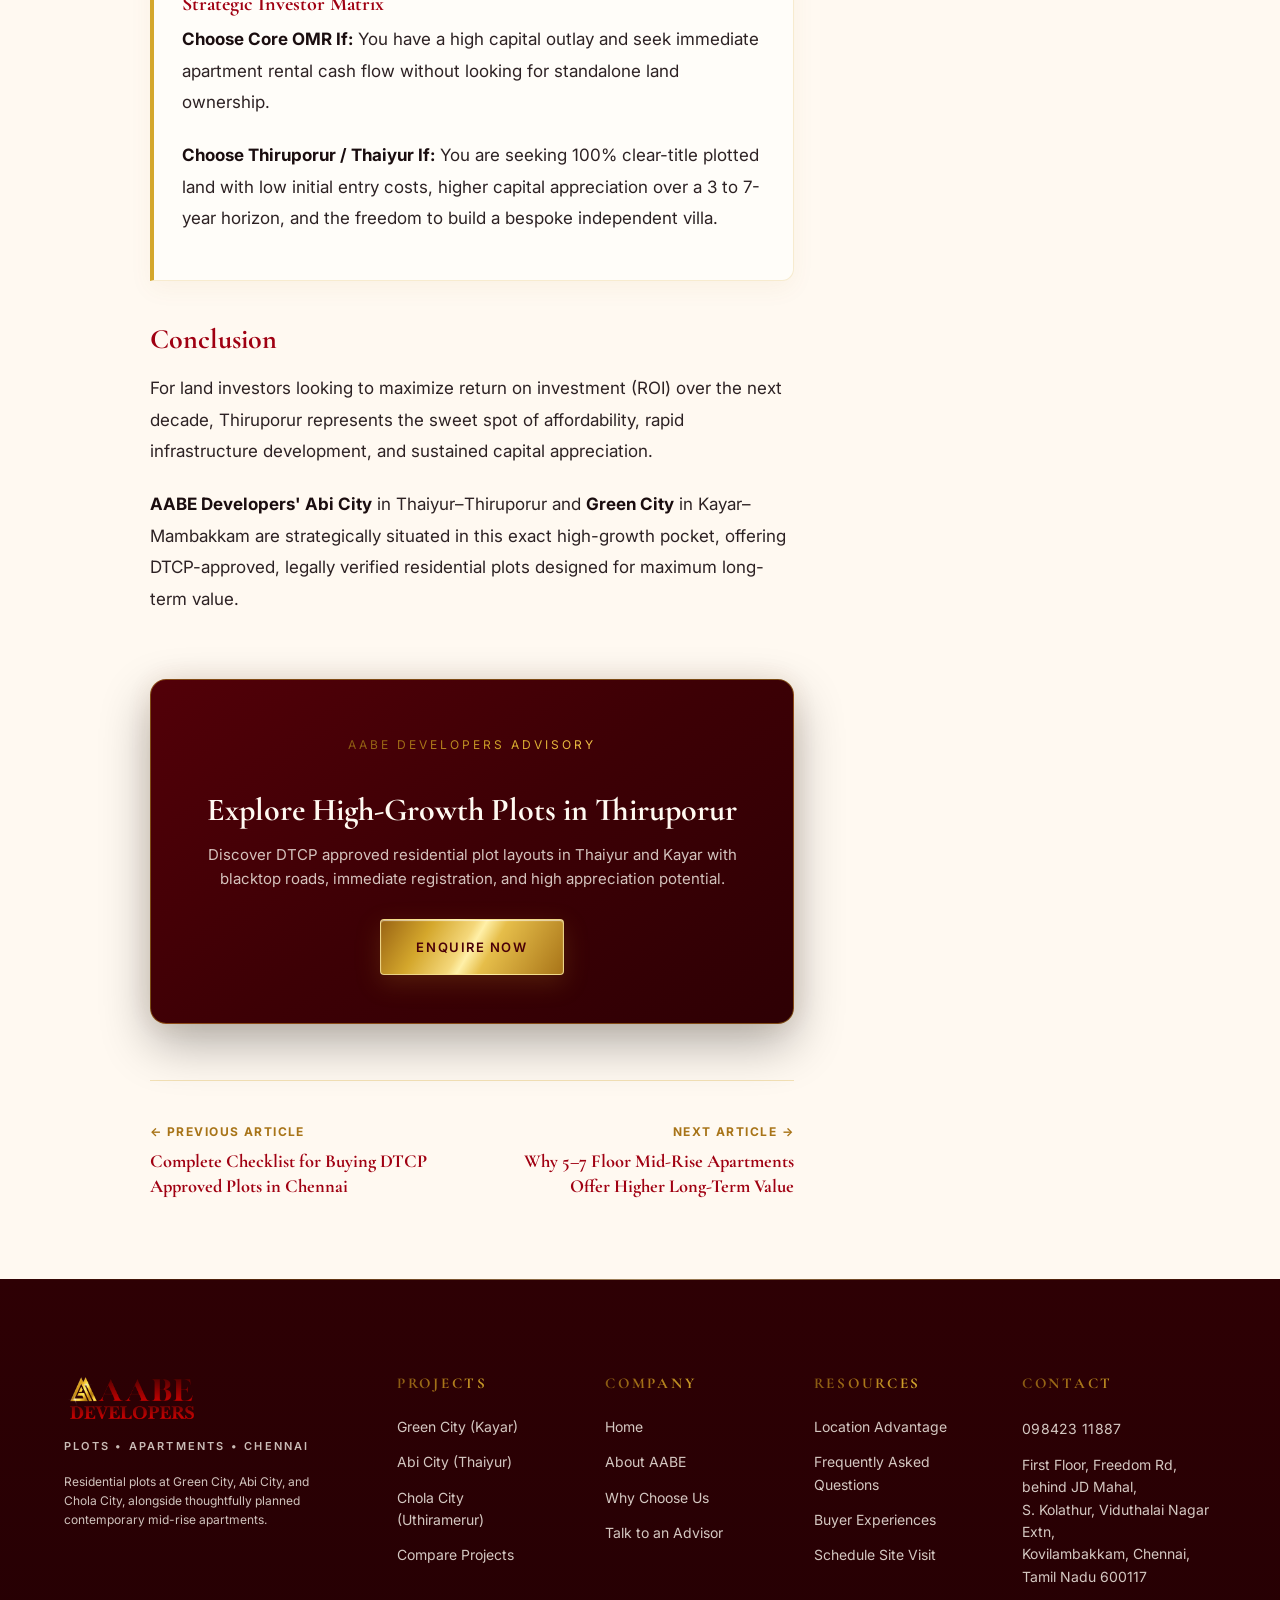
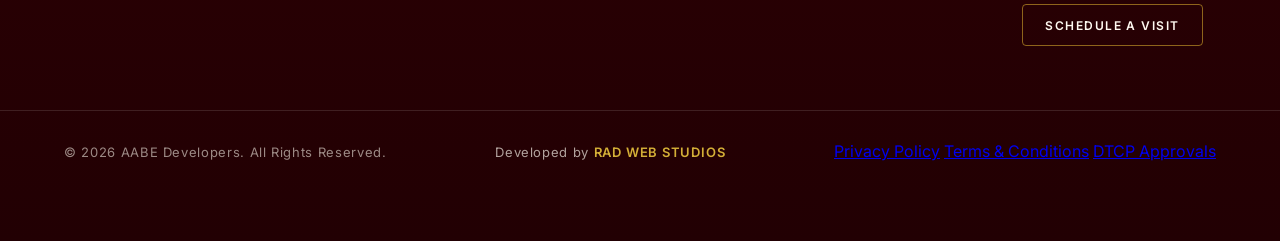
<file: blog-omr-vs-thiruporur.html>
<!DOCTYPE html>
<html lang="en">
<head>
    <meta charset="UTF-8">
    <meta name="viewport" content="width=device-width, initial-scale=1.0">
    <title>OMR vs Thiruporur: Where is the Highest ROI for Land Investment? | AABE Developers</title>
    <meta name="description" content="Real estate growth analysis comparing OMR core IT corridor with Thiruporur suburban expansion: Metro Phase II, Kelambakkam bypass, pricing trends, and ROI.">
    <meta name="theme-color" content="#4A0008">
    <link rel="canonical" href="https://aabedevelopers.com/blog-omr-vs-thiruporur.html">

    <!-- Open Graph -->
    <meta property="og:type" content="article">
    <meta property="og:title" content="OMR vs Thiruporur: Where is the Highest ROI for Land Investment? | AABE Developers">
    <meta property="og:description" content="Examining the impact of Metro Phase II expansion, Kelambakkam–Thiruporur bypass, and tech corridor saturation on suburban plot appreciation.">
    <meta property="og:image" content="assets/images/abi-city-exact.jpg">

    <!-- Fonts -->
    <link rel="preconnect" href="https://fonts.googleapis.com">
    <link rel="preconnect" href="https://fonts.gstatic.com" crossorigin>
    <link href="https://fonts.googleapis.com/css2?family=Cormorant+Garamond:ital,wght@0,400;0,600;0,700;1,400&family=Inter:wght@300;400;500;600;700&display=swap" rel="stylesheet">

    <!-- Styles -->
    <link rel="stylesheet" href="css/style.css">
    <link rel="stylesheet" href="css/responsive.css">
    <link rel="stylesheet" href="css/animations.css">
</head>
<body class="bg-ivory text-dark">
    <div class="brand-ribbon"></div>

    <!-- 01. NAVIGATION BAR -->
    <header class="navbar property-navbar" id="navbar">
        <div class="container nav-container">
            <a href="index.html" class="logo" aria-label="AABE Developers Home">
                <img src="assets/images/aabe-developers-logo-cropped.png" alt="AABE DEVELOPERS" class="logo-brand-img">
            </a>

            <nav class="nav-links">
                <a href="index.html" class="nav-link">HOME</a>
                <a href="about.html" class="nav-link">ABOUT</a>
                <div class="nav-item-dropdown">
                    <a href="projects.html" class="nav-link nav-link-dropdown">PROJECT <span class="dropdown-arrow">▼</span></a>
                    <div class="dropdown-menu">
                        <a href="projects.html#plots" class="dropdown-item">PLOTS</a>
                        <a href="projects.html#apartments" class="dropdown-item">APARTMENTS</a>
                    </div>
                </div>
                <a href="blogs.html" class="nav-link active">BLOGS</a>
                <a href="index.html#contact" class="nav-link">CONTACT</a>
            </nav>

            <div class="nav-actions">
                <a href="index.html#contact" class="btn btn-gold btn-nav-enquire gold-shimmer">ENQUIRE NOW</a>
                <button class="hamburger" aria-label="Menu" aria-expanded="false">
                    <span class="line"></span>
                    <span class="line"></span>
                </button>
            </div>
        </div>

        <!-- Mobile Menu Drawer -->
        <div class="mobile-menu">
            <div class="mobile-menu-inner">
                <a href="index.html" class="mobile-nav-link">HOME</a>
                <a href="about.html" class="mobile-nav-link">ABOUT</a>
                <div class="mobile-nav-item">
                    <button class="mobile-submenu-toggle" aria-expanded="false">
                        <span>PROJECTS</span>
                        <span class="mobile-toggle-icon">+</span>
                    </button>
                    <div class="mobile-submenu">
                        <a href="projects.html#plots" class="mobile-submenu-link">PLOTS</a>
                        <a href="projects.html#apartments" class="mobile-submenu-link">APARTMENTS</a>
                    </div>
                </div>
                <a href="blogs.html" class="mobile-nav-link active">BLOGS</a>
                <a href="index.html#contact" class="mobile-nav-link">CONTACT</a>
                <a href="index.html#contact" class="btn btn-gold w-full text-center mt-4">ENQUIRE NOW</a>
            </div>
        </div>
    </header>

    <main class="page-main">
        <!-- ARTICLE SECTION -->
        <article class="blog-article-section">
            <div class="container">
                <div class="blog-article-hero-wrap">
                    <a href="blogs.html" class="blog-breadcrumb">
                        <span>&larr;</span> Back to Blogs
                    </a>

                    <div class="blog-article-meta">
                        <span class="meta-badge gold-metallic">Corridor Forecast</span>
                        <span>JULY 2026</span>
                        <span>&bull;</span>
                        <span>8 MIN READ</span>
                    </div>

                    <h1 class="blog-article-title">OMR vs Thiruporur: Where is the Highest ROI for Land Investment?</h1>

                    <div class="blog-article-hero-img-wrap">
                        <img src="assets/images/abi-city-exact.jpg" alt="OMR vs Thiruporur Real Estate Land Investment" class="blog-article-hero-img">
                    </div>
                </div>

                <!-- ARTICLE BODY LAYOUT -->
                <div class="blog-article-layout">
                    <!-- Main Content -->
                    <div class="blog-article-content">
                        <h2>Introduction</h2>
                        <p>
                            South Chennai has long stood as Tamil Nadu's primary technology powerhouse and economic engine. For over two decades, the <strong>Old Mahabalipuram Road (OMR)</strong> served as the undisputed champion of commercial and residential appreciation.
                        </p>
                        <p>
                            However, as core OMR micro-markets such as Perungudi, Sholinganallur, and Navalur reach urban saturation with soaring entry prices, smart property investors are increasingly turning their gaze southward toward <strong>Thiruporur and its surrounding growth nodes (such as Thaiyur, Mambakkam, and Kayar)</strong>.
                        </p>

                        <div class="blog-callout-box">
                            <h4>The Growth Horizon Shift</h4>
                            <p>
                                While core OMR delivers steady rental yields for ready apartments, Thiruporur and the southern OMR extension offer exponential land appreciation potential driven by multi-lane bypass expressways, Metro Phase II connectivity, and lower acquisition costs per square foot.
                            </p>
                        </div>

                        <h2>1. Core OMR Corridor: The Established Tech Giant</h2>
                        <p>
                            The initial stretch of OMR (SRP Tools to Siruseri SIPCOT) is a mature, fully developed urban ecosystem. It is anchored by major IT parks (TIDEL Park, Ascendas International Tech Park, SIPCOT IT Park) employing over 300,000 technology professionals.
                        </p>
                        <ul>
                            <li><strong>Entry Price:</strong> Land prices in core OMR generally exceed ₹8,000 to ₹14,000 per sq.ft., limiting land investment access for middle-class capital.</li>
                            <li><strong>Product Type:</strong> Dominated by high-rise residential towers and commercial office developments; plotted land is practically scarce.</li>
                            <li><strong>Appreciation Stage:</strong> Linear and steady (typically 6%–9% CAGR), functioning primarily as a wealth-preservation and rental-yield zone.</li>
                        </ul>

                        <h2>2. Thiruporur &amp; South OMR Extension: The High-Yield Growth Corridor</h2>
                        <p>
                            Positioned directly at the southern terminus of the OMR IT Expressway where it intersects the Chengalpattu–ECR link road, Thiruporur is undergoing rapid infrastructural transformation.
                        </p>
                        <ul>
                            <li><strong>Attractive Entry Valuation:</strong> Plotted developments in Thiruporur and Thaiyur range between ₹2,800 and ₹4,200 per sq.ft., allowing investors to acquire larger parcels with significantly higher upside multipliers.</li>
                            <li><strong>Bypass Infrastructure:</strong> The 6-lane Kelambakkam–Thiruporur bypass has eliminated bottleneck traffic, slashing commute times to Siruseri IT Park down to 12–15 minutes.</li>
                            <li><strong>Metro Phase II Impact:</strong> The extension of Chennai Metro Rail Line 3 toward Siruseri is triggering strong transit-oriented development across adjoining suburban pin codes.</li>
                        </ul>

                        <h2>Connectivity &amp; Infrastructure Comparison</h2>
                        <p>
                            Comparing the two corridors reveals why suburban land holds the highest growth delta:
                        </p>

                        <h3>Road Access &amp; Commute</h3>
                        <p>
                            Thiruporur offers a unique dual-connectivity advantage: immediate access to the OMR IT Expressway on one side and direct connectivity to the scenic East Coast Road (ECR) via Kovalam and Nemmeli on the other. Additionally, the Thiruporur–Chengalpattu state highway provides seamless links to GST Road and the Mahindra World City industrial cluster.
                        </p>

                        <h3>Social Infrastructure</h3>
                        <p>
                            Leading educational institutions—including Chettinad Health City, SSN College of Engineering, VIT Chennai, and international schools (PSBB Millennium, Gateway International)—are located right along the Kelambakkam–Thiruporur belt, driving strong permanent residential demand.
                        </p>

                        <h2>Who Should Invest in Which Corridor?</h2>
                        <div class="blog-callout-box">
                            <h4>Strategic Investor Matrix</h4>
                            <p><strong>Choose Core OMR If:</strong> You have a high capital outlay and seek immediate apartment rental cash flow without looking for standalone land ownership.</p>
                            <p><strong>Choose Thiruporur / Thaiyur If:</strong> You are seeking 100% clear-title plotted land with low initial entry costs, higher capital appreciation over a 3 to 7-year horizon, and the freedom to build a bespoke independent villa.</p>
                        </div>

                        <h2>Conclusion</h2>
                        <p>
                            For land investors looking to maximize return on investment (ROI) over the next decade, Thiruporur represents the sweet spot of affordability, rapid infrastructure development, and sustained capital appreciation.
                        </p>
                        <p>
                            <strong>AABE Developers' Abi City</strong> in Thaiyur–Thiruporur and <strong>Green City</strong> in Kayar–Mambakkam are strategically situated in this exact high-growth pocket, offering DTCP-approved, legally verified residential plots designed for maximum long-term value.
                        </p>

                        <!-- CTA Banner -->
                        <div class="blog-cta-banner">
                            <span class="gold-text uppercase font-bold text-xs tracking-widest">AABE DEVELOPERS ADVISORY</span>
                            <h3>Explore High-Growth Plots in Thiruporur</h3>
                            <p>Discover DTCP approved residential plot layouts in Thaiyur and Kayar with blacktop roads, immediate registration, and high appreciation potential.</p>
                            <a href="index.html#contact" class="btn btn-gold gold-shimmer">ENQUIRE NOW</a>
                        </div>

                        <!-- Previous / Next Navigation -->
                        <div class="blog-nav-pagination">
                            <a href="blog-dtcp-approved-plots.html" class="blog-nav-btn prev">
                                <span class="nav-direction">&larr; Previous Article</span>
                                <span class="nav-article-title">Complete Checklist for Buying DTCP Approved Plots in Chennai</span>
                            </a>
                            <a href="blog-mid-rise-apartments.html" class="blog-nav-btn next">
                                <span class="nav-direction">Next Article &rarr;</span>
                                <span class="nav-article-title">Why 5–7 Floor Mid-Rise Apartments Offer Higher Long-Term Value</span>
                            </a>
                        </div>
                    </div>

                    <!-- Sticky Sidebar -->
                    <aside class="blog-sidebar">
                        <div class="blog-sidebar-card">
                            <span class="blog-sidebar-title">Article Summary</span>
                            <div class="blog-sidebar-info-row">
                                <span>Category</span>
                                <strong>Corridor Forecast</strong>
                            </div>
                            <div class="blog-sidebar-info-row">
                                <span>Published</span>
                                <strong>July 2026</strong>
                            </div>
                            <div class="blog-sidebar-info-row">
                                <span>Read Time</span>
                                <strong>8 Minutes</strong>
                            </div>
                            <div class="blog-sidebar-info-row">
                                <span>Key Highways</span>
                                <strong>OMR, Kelambakkam Bypass, ECR</strong>
                            </div>
                            <hr style="border: none; border-top: 1px solid rgba(212, 167, 44, 0.2); margin: 1.25rem 0;">
                            <a href="index.html#contact" class="btn btn-gold w-full text-center gold-shimmer btn-sm">REQUEST LOCATION REPORT</a>
                        </div>

                        <div class="blog-sidebar-card">
                            <span class="blog-sidebar-title">Featured Location Projects</span>
                            <div class="blog-sidebar-info-row">
                                <span>Thaiyur – Thiruporur</span>
                                <strong>Abi City</strong>
                            </div>
                            <div class="blog-sidebar-info-row">
                                <span>Kayar – Mambakkam</span>
                                <strong>Green City</strong>
                            </div>
                            <a href="projects.html" class="blog-read-link text-red mt-3">VIEW ALL PROJECTS &rarr;</a>
                        </div>
                    </aside>
                </div>
            </div>
        </article>
    </main>

    <!-- 13. MULTI-COLUMN PREMIUM FOOTER -->
    <footer class="footer bg-footer text-ivory">
        <div class="container footer-grid">
            <!-- Brand Column -->
            <div class="footer-brand">
                <a href="index.html" class="footer-logo" aria-label="AABE DEVELOPERS Home">
                    <img src="assets/images/aabe-developers-logo-cropped.png" alt="AABE DEVELOPERS" class="footer-brand-img">
                </a>
                <p class="footer-desc mt-2">PLOTS • APARTMENTS • CHENNAI</p>
                <p class="footer-brand-bio text-xs text-muted-ivory mt-3">
                    Residential plots at Green City, Abi City, and Chola City, alongside thoughtfully planned contemporary mid-rise apartments.
                </p>
            </div>
            
            <!-- Projects Column -->
            <div class="footer-col">
                <h4 class="footer-heading gold-text">PROJECTS</h4>
                <div class="footer-links">
                    <a href="plots/kayar-mambakkam.html">Green City (Kayar)</a>
                    <a href="plots/thaiyur-thiruporur.html">Abi City (Thaiyur)</a>
                    <a href="plots/prime-town.html">Chola City (Uthiramerur)</a>
                    <a href="projects.html">Compare Projects</a>
                </div>
            </div>

            <!-- Company Column -->
            <div class="footer-col">
                <h4 class="footer-heading gold-text">COMPANY</h4>
                <div class="footer-links">
                    <a href="index.html">Home</a>
                    <a href="about.html">About AABE</a>
                    <a href="index.html#why-us">Why Choose Us</a>
                    <a href="index.html#contact">Talk to an Advisor</a>
                </div>
            </div>

            <!-- Resources Column -->
            <div class="footer-col">
                <h4 class="footer-heading gold-text">RESOURCES</h4>
                <div class="footer-links">
                    <a href="blogs.html">Location Advantage</a>
                    <a href="index.html#faq">Frequently Asked Questions</a>
                    <a href="blogs.html">Buyer Experiences</a>
                    <a href="index.html#contact">Schedule Site Visit</a>
                </div>
            </div>

            <!-- Get In Touch Column -->
            <div class="footer-col footer-contact-col">
                <h4 class="footer-heading gold-text">CONTACT</h4>
                <p class="footer-phone-wrap mb-2">
                    <a href="tel:09842311887" class="footer-phone">098423 11887</a>
                </p>
                <address class="footer-address not-italic">
                    First Floor, Freedom Rd, behind JD Mahal,<br>
                    S. Kolathur, Viduthalai Nagar Extn,<br>
                    Kovilambakkam, Chennai, Tamil Nadu 600117
                </address>
                <a href="index.html#contact" class="btn footer-cta mt-4">SCHEDULE A VISIT</a>
            </div>
        </div>
        
        <div class="footer-bottom">
            <div class="container footer-bottom-container">
                <p>&copy; 2026 AABE Developers. All Rights Reserved.</p>
                <p class="footer-credit">Developed by <span class="footer-credit-name">RAD WEB STUDIOS</span></p>
                <div class="footer-bottom-links">
                    <a href="about.html">Privacy Policy</a>
                    <a href="about.html">Terms &amp; Conditions</a>
                    <a href="projects.html">DTCP Approvals</a>
                </div>
            </div>
        </div>
    </footer>

    <!-- Scripts -->
    <script defer src="js/navigation.js"></script>
    <script defer src="js/animations.js"></script>
</body>
</html>
</file>
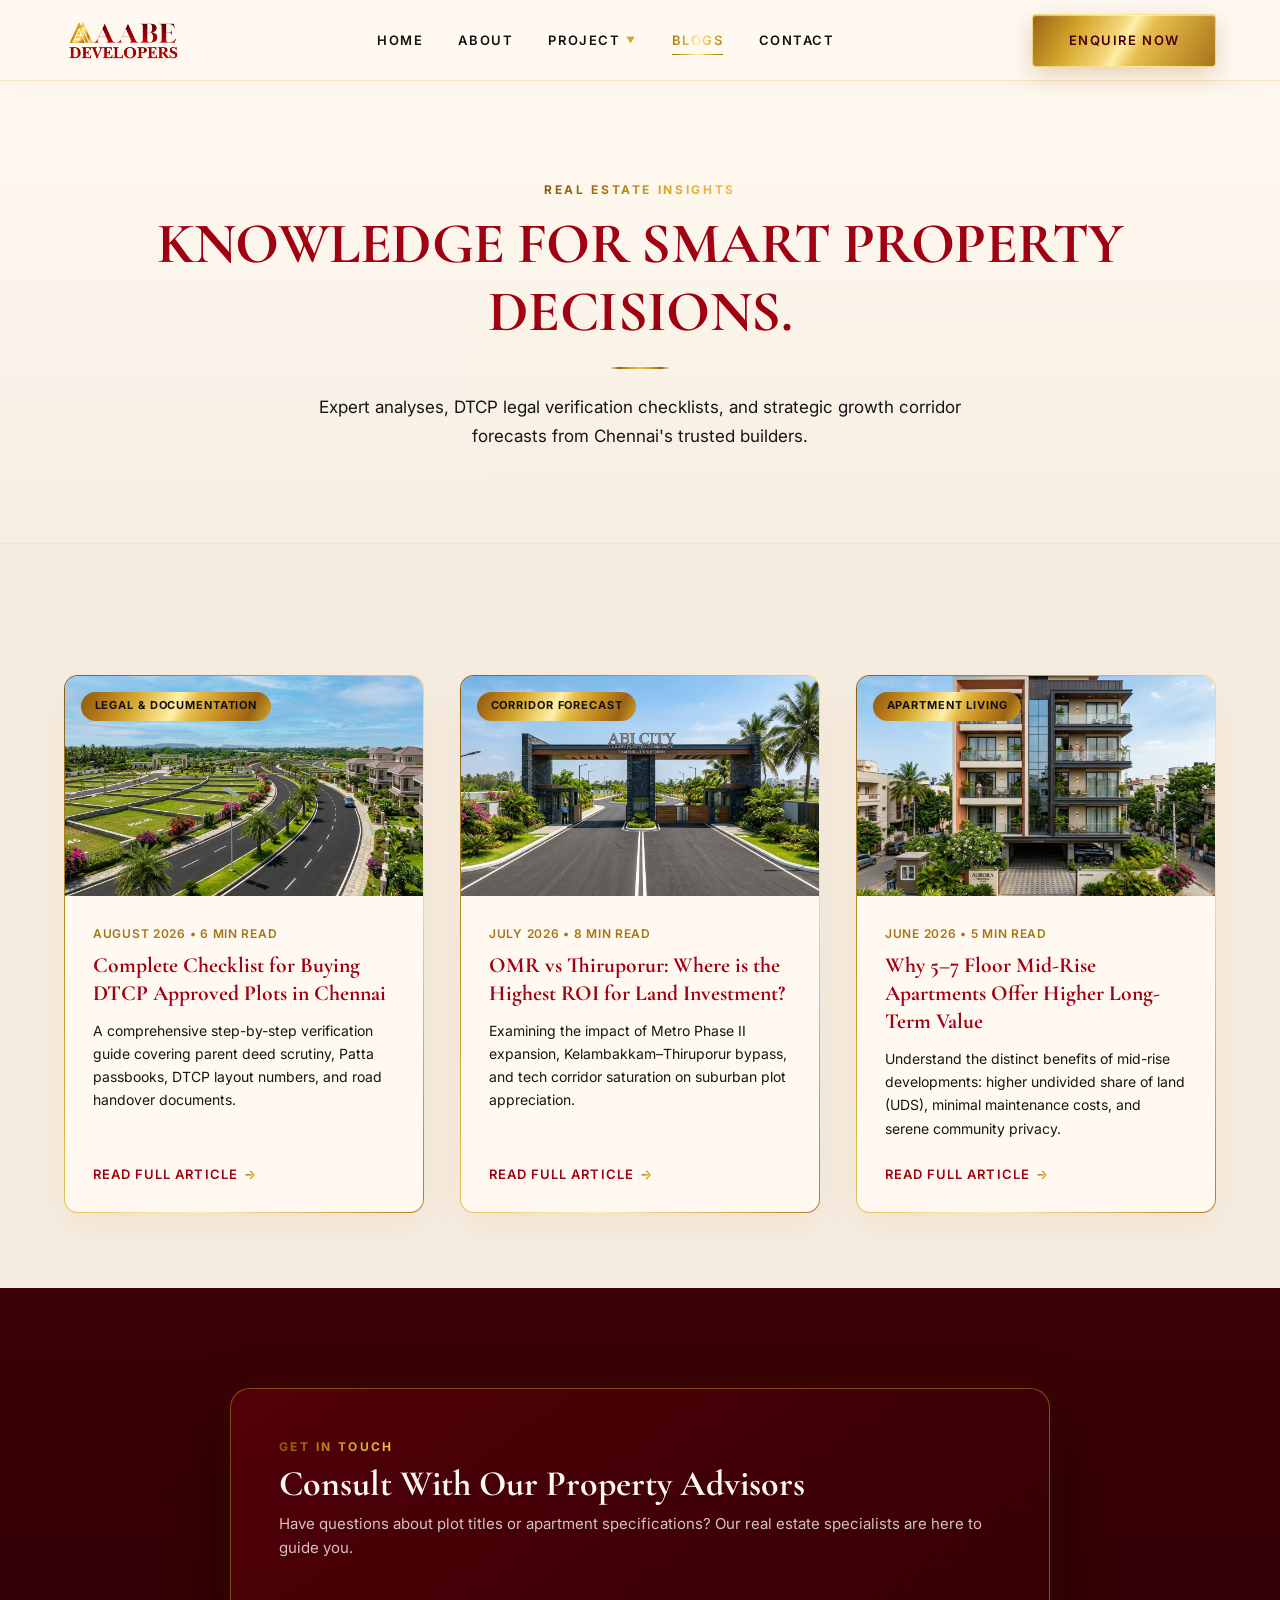
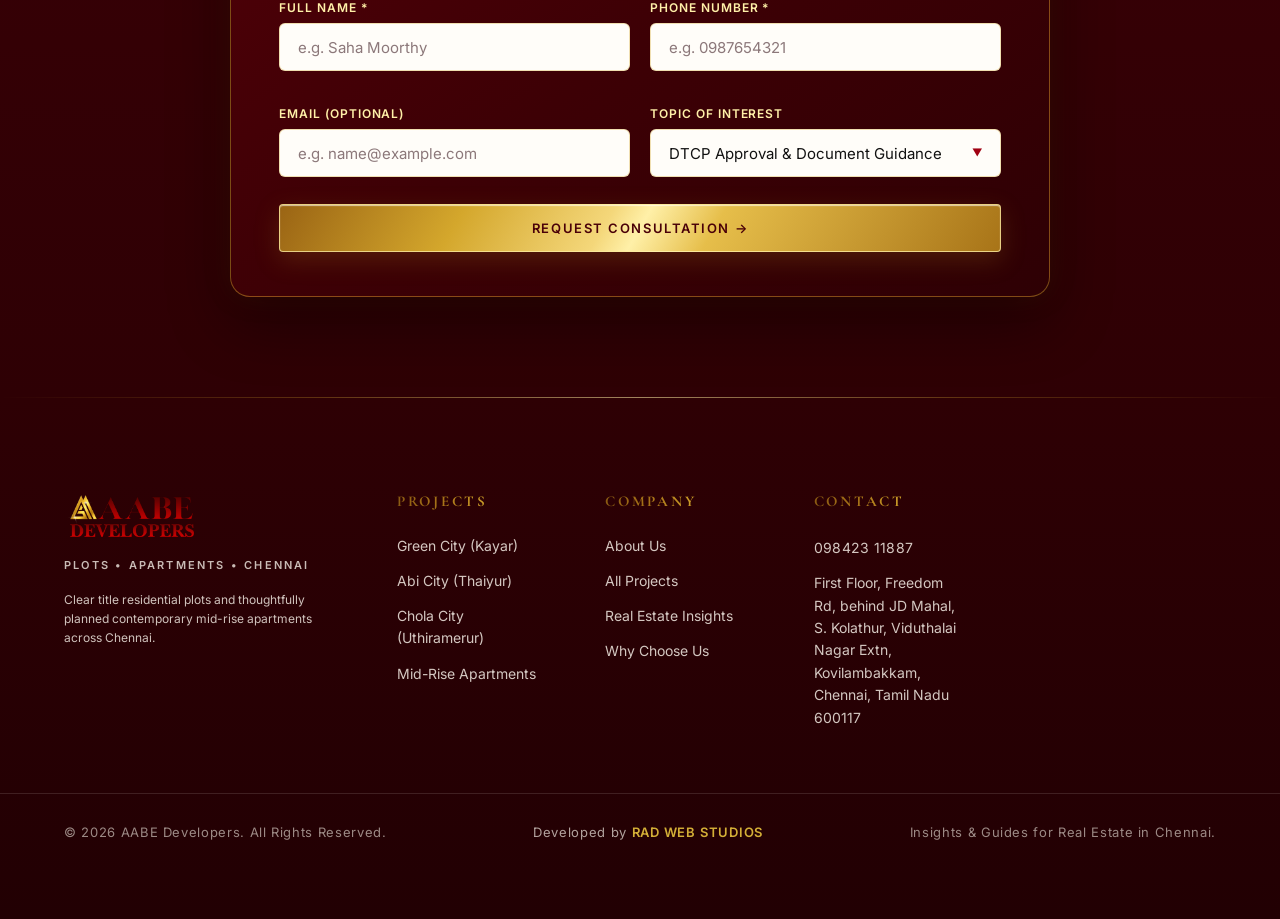
<file: blogs.html>
<!DOCTYPE html>
<html lang="en">
<head>
    <meta charset="UTF-8">
    <meta name="viewport" content="width=device-width, initial-scale=1.0">
    <title>AABE Developers | Real Estate Insights & Guides Chennai</title>
    <meta name="description" content="Expert real estate insights, DTCP approval checklists, and Chennai property corridor analyses from AABE Developers.">

    <!-- Fonts -->
    <link rel="preconnect" href="https://fonts.googleapis.com">
    <link rel="preconnect" href="https://fonts.gstatic.com" crossorigin>
    <link href="https://fonts.googleapis.com/css2?family=Cormorant+Garamond:ital,wght@0,400;0,600;0,700;1,400&family=Inter:wght@300;400;500;600;700&family=Playfair+Display:ital,wght@1,400;1,600&display=swap" rel="stylesheet">

    <!-- Stylesheets -->
    <link rel="stylesheet" href="css/style.css">
    <link rel="stylesheet" href="css/animations.css">
    <link rel="stylesheet" href="css/responsive.css">
</head>
<body class="bg-ivory text-dark">
    <!-- Brand Ribbon Accent -->
    <div class="brand-ribbon"></div>

    <!-- 01. NAVIGATION BAR -->
    <header class="navbar property-navbar" id="navbar">
        <div class="container nav-container">
            <a href="index.html" class="logo" aria-label="AABE Developers Home">
                <img src="assets/images/aabe-developers-logo-cropped.png" alt="AABE DEVELOPERS" class="logo-brand-img">
            </a>

            <nav class="nav-links">
                <a href="index.html" class="nav-link">HOME</a>
                <a href="about.html" class="nav-link">ABOUT</a>
                <div class="nav-item-dropdown">
                    <a href="projects.html" class="nav-link nav-link-dropdown">PROJECT <span class="dropdown-arrow">▼</span></a>
                    <div class="dropdown-menu">
                        <a href="projects.html#plots" class="dropdown-item">PLOTS</a>
                        <a href="projects.html#apartments" class="dropdown-item">APARTMENTS</a>
                    </div>
                </div>
                <a href="blogs.html" class="nav-link active">BLOGS</a>
                <a href="index.html#enquiry" class="nav-link">CONTACT</a>
            </nav>

            <div class="nav-actions">
                <a href="#enquiry" class="btn btn-gold btn-nav-enquire gold-shimmer">ENQUIRE NOW</a>
                <button class="hamburger" aria-label="Menu" aria-expanded="false">
                    <span class="line"></span>
                    <span class="line"></span>
                </button>
            </div>
        </div>

        <!-- Mobile Navigation Menu -->
        <div class="mobile-menu">
            <div class="mobile-nav-links">
                <a href="index.html" class="mobile-nav-link">HOME</a>
                <a href="about.html" class="mobile-nav-link">ABOUT</a>
                <div class="mobile-dropdown-wrap">
                    <div class="mobile-dropdown-header">
                        <a href="projects.html" class="mobile-nav-link mobile-dropdown-title">PROJECT</a>
                        <button class="mobile-dropdown-toggle" aria-label="Toggle Project submenu">▼</button>
                    </div>
                    <div class="mobile-dropdown-sublinks">
                        <a href="projects.html#plots" class="mobile-nav-sublink">PLOTS</a>
                        <a href="projects.html#apartments" class="mobile-nav-sublink">APARTMENTS</a>
                    </div>
                </div>
                <a href="blogs.html" class="mobile-nav-link active">BLOGS</a>
                <a href="index.html#enquiry" class="mobile-nav-link">CONTACT</a>
                <a href="#enquiry" class="btn btn-gold mt-4 w-full gold-shimmer">ENQUIRE NOW</a>
            </div>
        </div>
    </header>

    <main class="page-main pt-nav">
        <!-- 01. BLOGS HERO SECTION -->
        <section class="projects-hero">
            <div class="container text-center">
                <span class="section-label gold-text reveal-up">REAL ESTATE INSIGHTS</span>
                <h1 class="section-heading text-red reveal-up">KNOWLEDGE FOR SMART PROPERTY DECISIONS.</h1>
                <div class="gold-divider mx-auto"></div>
                <p class="section-subtitle mx-auto text-muted reveal-up">
                    Expert analyses, DTCP legal verification checklists, and strategic growth corridor forecasts from Chennai's trusted builders.
                </p>
            </div>
        </section>

        <!-- 02. ARTICLES GRID SECTION -->
        <section class="section-padding bg-cream">
            <div class="container">
                <div class="blogs-grid">
                    <!-- Article 01 -->
                    <article class="blog-card bg-warm-white gold-border reveal-up">
                        <div class="blog-card-img-wrap">
                            <img src="assets/images/hero-plots.jpg" alt="DTCP Approved Plots Guide Chennai">
                            <span class="blog-category-badge gold-metallic">Legal & Documentation</span>
                        </div>
                        <div class="blog-card-body">
                            <span class="blog-meta-date">AUGUST 2026 &bull; 6 MIN READ</span>
                            <h3 class="blog-card-title">Complete Checklist for Buying DTCP Approved Plots in Chennai</h3>
                            <p class="blog-card-desc">
                                A comprehensive step-by-step verification guide covering parent deed scrutiny, Patta passbooks, DTCP layout numbers, and road handover documents.
                            </p>
                            <a href="blog-dtcp-approved-plots.html" class="blog-read-link text-red">READ FULL ARTICLE <span class="gold-text">&rarr;</span></a>
                        </div>
                    </article>

                    <!-- Article 02 -->
                    <article class="blog-card bg-warm-white gold-border reveal-up delay-1">
                        <div class="blog-card-img-wrap">
                            <img src="assets/images/abi-city-exact.jpg" alt="OMR vs Thiruporur Real Estate Growth Analysis">
                            <span class="blog-category-badge gold-metallic">Corridor Forecast</span>
                        </div>
                        <div class="blog-card-body">
                            <span class="blog-meta-date">JULY 2026 &bull; 8 MIN READ</span>
                            <h3 class="blog-card-title">OMR vs Thiruporur: Where is the Highest ROI for Land Investment?</h3>
                            <p class="blog-card-desc">
                                Examining the impact of Metro Phase II expansion, Kelambakkam–Thiruporur bypass, and tech corridor saturation on suburban plot appreciation.
                            </p>
                            <a href="blog-omr-vs-thiruporur.html" class="blog-read-link text-red">READ FULL ARTICLE <span class="gold-text">&rarr;</span></a>
                        </div>
                    </article>

                    <!-- Article 03 -->
                    <article class="blog-card bg-warm-white gold-border reveal-up delay-2">
                        <div class="blog-card-img-wrap">
                            <img src="assets/images/cat-apartments.jpg" alt="5 to 7 Floor Mid-Rise Apartments Advantages">
                            <span class="blog-category-badge gold-metallic">Apartment Living</span>
                        </div>
                        <div class="blog-card-body">
                            <span class="blog-meta-date">JUNE 2026 &bull; 5 MIN READ</span>
                            <h3 class="blog-card-title">Why 5–7 Floor Mid-Rise Apartments Offer Higher Long-Term Value</h3>
                            <p class="blog-card-desc">
                                Understand the distinct benefits of mid-rise developments: higher undivided share of land (UDS), minimal maintenance costs, and serene community privacy.
                            </p>
                            <a href="blog-mid-rise-apartments.html" class="blog-read-link text-red">READ FULL ARTICLE <span class="gold-text">&rarr;</span></a>
                        </div>
                    </article>
                </div>
            </div>
        </section>

        <!-- 03. ENQUIRY SECTION -->
        <section class="enquiry-cta-section section-padding" id="enquiry">
            <div class="container">
                <div class="enquiry-card-wrapper reveal-up">
                    <div class="cta-form-card gold-border">
                        <div class="form-card-header">
                            <span class="form-tag gold-text">GET IN TOUCH</span>
                            <h3 class="form-title text-ivory">Consult With Our Property Advisors</h3>
                            <p class="form-subtitle text-muted-ivory mt-2">Have questions about plot titles or apartment specifications? Our real estate specialists are here to guide you.</p>
                        </div>
                        
                        <form id="contact-form" class="enquiry-form mt-4" novalidate>
                            <div class="form-row-2">
                                <div class="form-group">
                                    <label for="name">Full Name *</label>
                                    <input type="text" id="name" name="name" placeholder="e.g. Saha Moorthy" required>
                                    <span class="error-msg">Please enter your name</span>
                                </div>

                                <div class="form-group">
                                    <label for="phone">Phone Number *</label>
                                    <input type="tel" id="phone" name="phone" placeholder="e.g. 0987654321" required>
                                    <span class="error-msg">Valid phone number required</span>
                                </div>
                            </div>

                            <div class="form-row-2">
                                <div class="form-group">
                                    <label for="email">Email (Optional)</label>
                                    <input type="email" id="email" name="email" placeholder="e.g. name@example.com">
                                </div>
                                
                                <div class="form-group">
                                    <label for="interest">Topic of Interest</label>
                                    <div class="custom-select">
                                        <select id="interest" name="interest">
                                            <option value="DTCP Verification">DTCP Approval & Document Guidance</option>
                                            <option value="Plots Enquiry">Plot Availability & Pricing</option>
                                            <option value="Apartments Enquiry">Mid-Rise Apartment Floor Plans</option>
                                            <option value="Site Visit">Schedule Site Visit</option>
                                        </select>
                                    </div>
                                </div>
                            </div>

                            <button type="submit" class="btn btn-gold w-full btn-submit gold-shimmer mt-2">
                                REQUEST CONSULTATION &rarr;
                            </button>
                            
                            <div class="form-success-msg hidden" id="form-success" style="display: none;">
                                ✓ Thank you! Your enquiry has been received. Our property advisor will connect with you shortly.
                            </div>
                        </form>
                    </div>
                </div>
            </div>
        </section>
    </main>

    <!-- 04. FOOTER -->
    <footer class="footer bg-footer text-ivory">
        <div class="container footer-grid">
            <div class="footer-brand">
                <a href="index.html" class="footer-logo" aria-label="AABE DEVELOPERS Home">
                    <img src="assets/images/aabe-developers-logo-cropped.png" alt="AABE DEVELOPERS" class="footer-brand-img">
                </a>
                <p class="footer-desc mt-2">PLOTS • APARTMENTS • CHENNAI</p>
                <p class="footer-brand-bio text-xs text-muted-ivory mt-3">
                    Clear title residential plots and thoughtfully planned contemporary mid-rise apartments across Chennai.
                </p>
            </div>
            
            <div class="footer-col">
                <h4 class="footer-heading gold-text">PROJECTS</h4>
                <div class="footer-links">
                    <a href="plots/kayar-mambakkam.html">Green City (Kayar)</a>
                    <a href="plots/thaiyur-thiruporur.html">Abi City (Thaiyur)</a>
                    <a href="plots/prime-town.html">Chola City (Uthiramerur)</a>
                    <a href="projects.html#apartments">Mid-Rise Apartments</a>
                </div>
            </div>
            
            <div class="footer-col">
                <h4 class="footer-heading gold-text">COMPANY</h4>
                <div class="footer-links">
                    <a href="about.html">About Us</a>
                    <a href="projects.html">All Projects</a>
                    <a href="blogs.html">Real Estate Insights</a>
                    <a href="index.html#why-projects">Why Choose Us</a>
                </div>
            </div>
            
            <div class="footer-col footer-contact-col">
                <h4 class="footer-heading gold-text">CONTACT</h4>
                <p class="footer-phone-wrap mb-2">
                    <a href="tel:09842311887" class="footer-phone">098423 11887</a>
                </p>
                <address class="footer-address not-italic">
                    First Floor, Freedom Rd, behind JD Mahal,<br>
                    S. Kolathur, Viduthalai Nagar Extn,<br>
                    Kovilambakkam, Chennai, Tamil Nadu 600117
                </address>
            </div>
        </div>
        
        <div class="footer-bottom">
            <div class="container footer-bottom-container">
                <p>&copy; 2026 AABE Developers. All Rights Reserved.</p>
                <p class="footer-credit">Developed by <span class="footer-credit-name">RAD WEB STUDIOS</span></p>
                <p class="footer-tagline-right text-xs text-muted-ivory">Insights &amp; Guides for Real Estate in Chennai.</p>
            </div>
        </div>
    </footer>

    <!-- Scripts -->
    <script src="js/navigation.js"></script>
    <script src="js/animations.js"></script>
    <script src="js/contact.js"></script>
    <script src="js/main.js"></script>
</body>
</html>
</file>
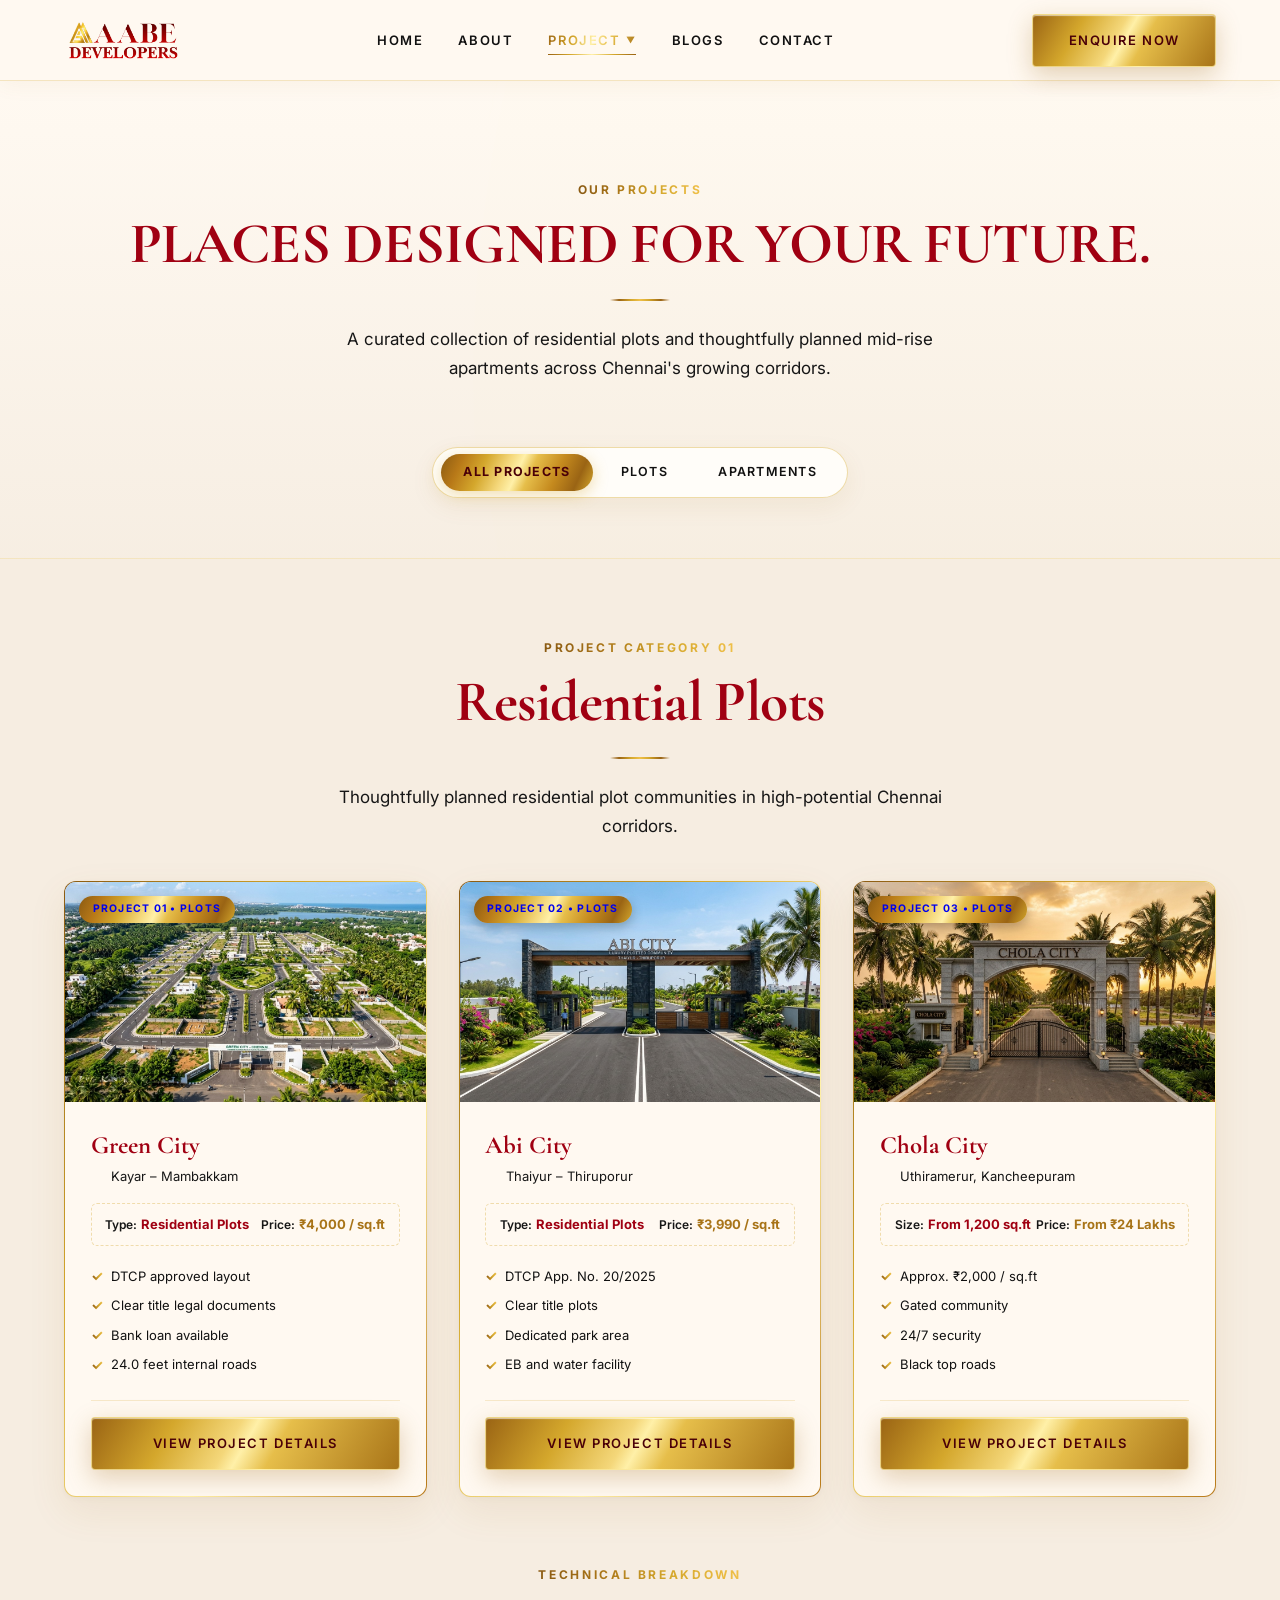
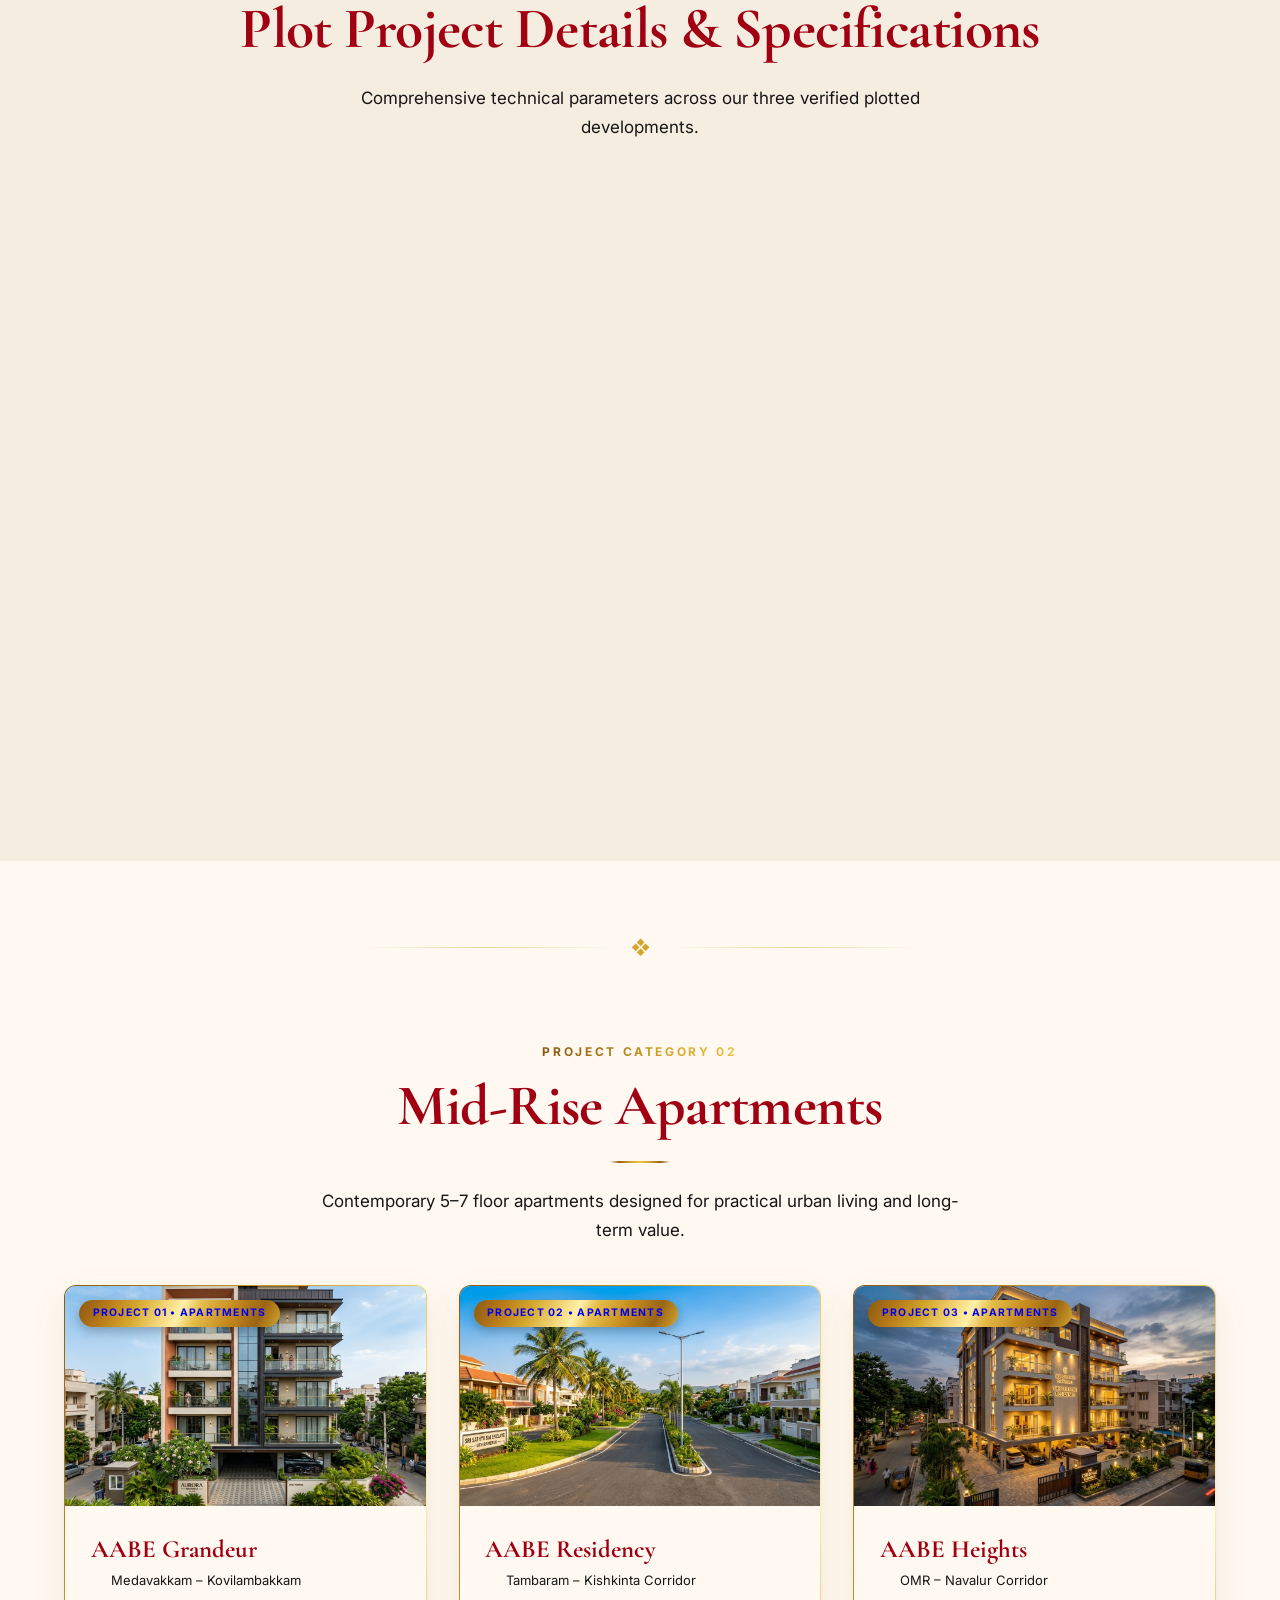
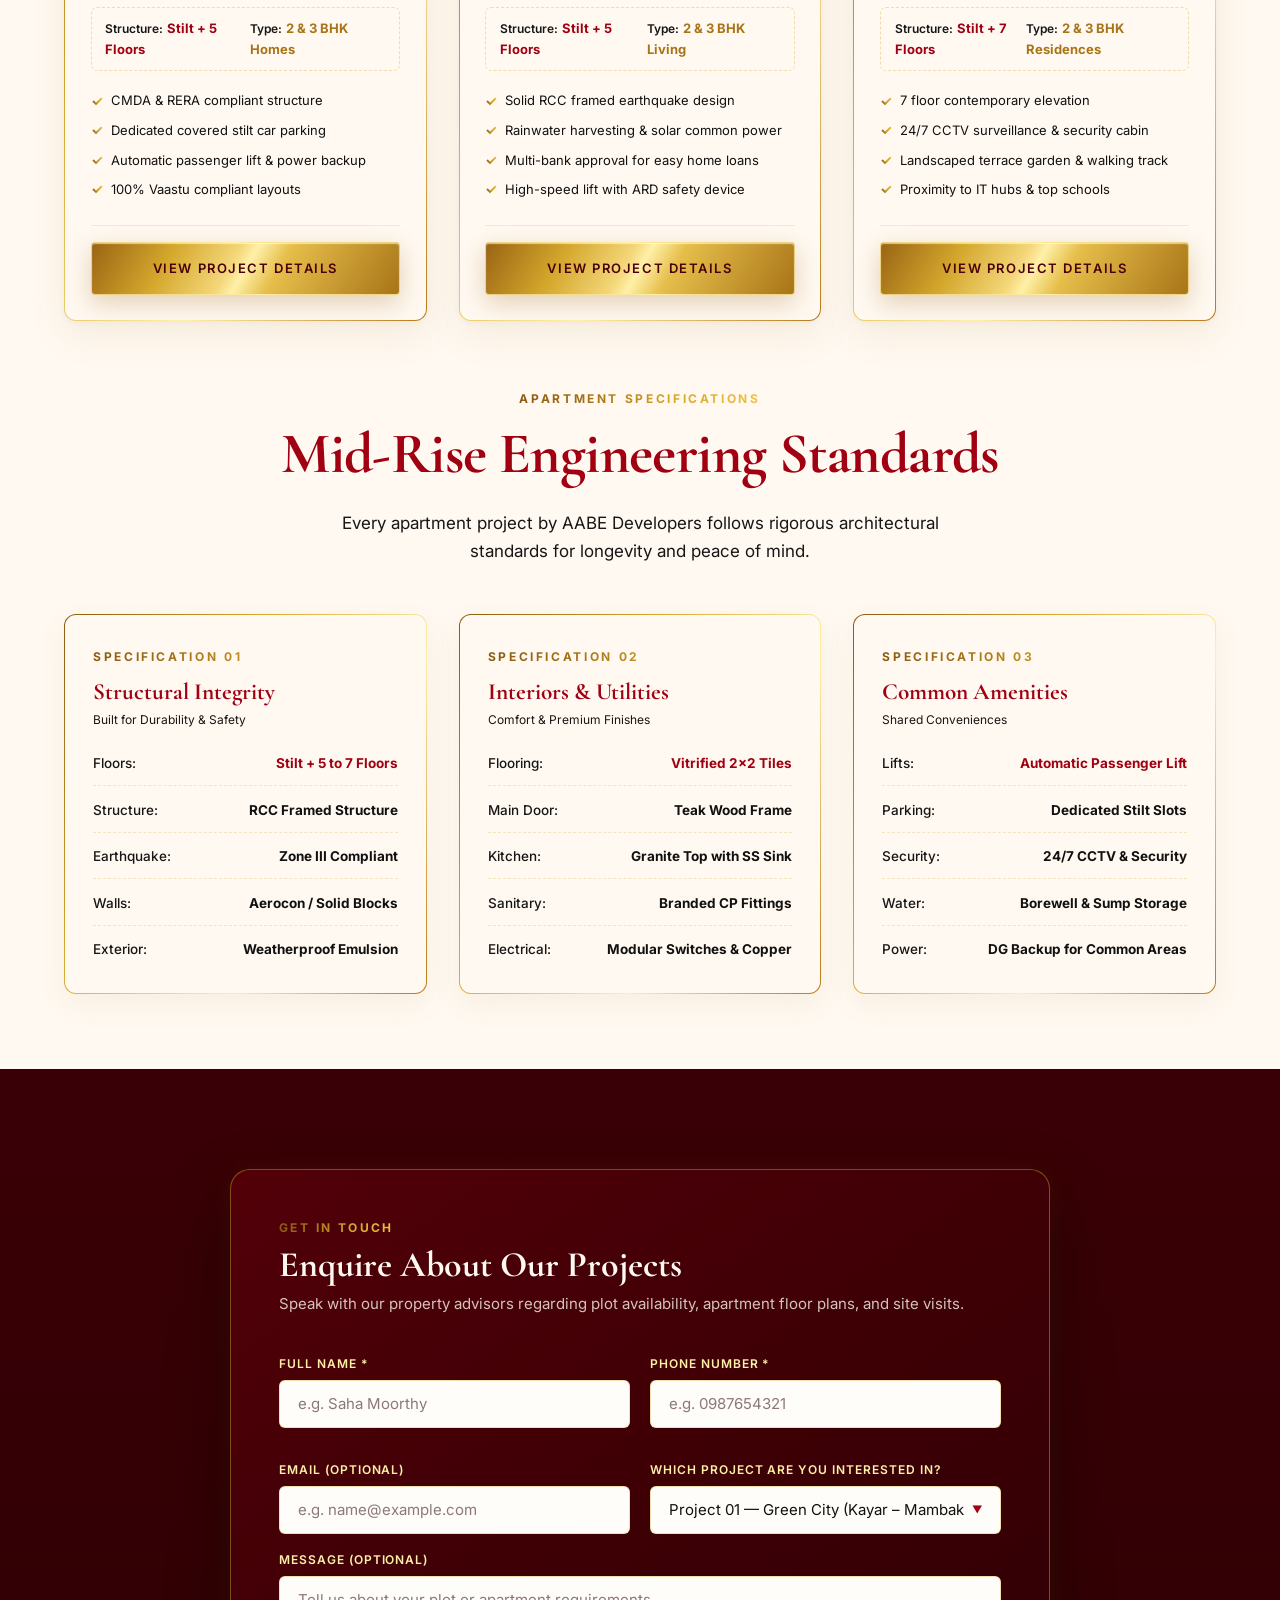
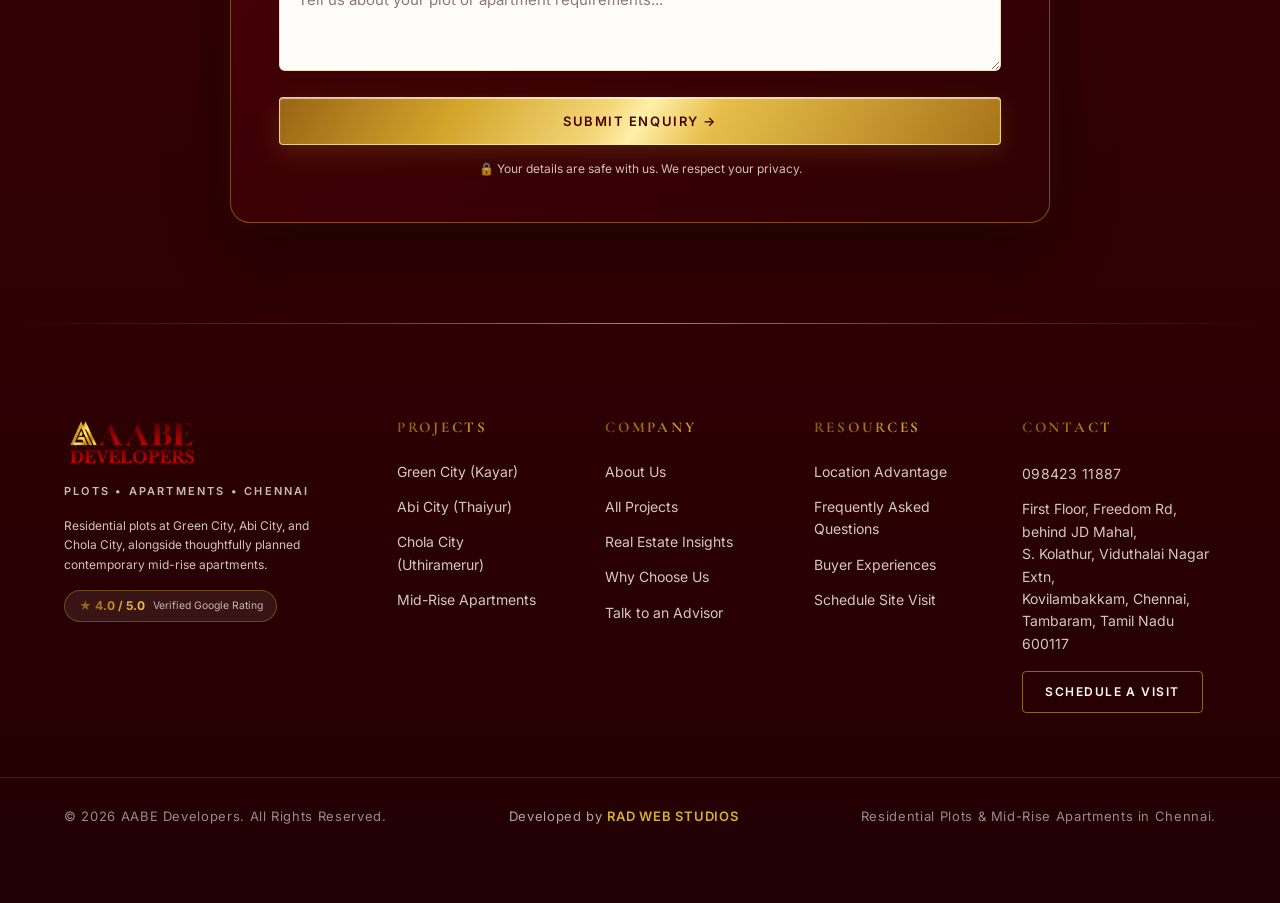
<file: projects.html>
<!DOCTYPE html>
<html lang="en">
<head>
    <meta charset="UTF-8">
    <meta name="viewport" content="width=device-width, initial-scale=1.0">
    <title>AABE Developers | Projects | Plots & Apartments in Chennai</title>
    <meta name="description" content="Explore AABE Developers's portfolio of DTCP approved residential plot communities and contemporary 5–7 floor mid-rise apartments across Chennai's premier growth corridors.">

    <!-- Fonts -->
    <link rel="preconnect" href="https://fonts.googleapis.com">
    <link rel="preconnect" href="https://fonts.gstatic.com" crossorigin>
    <link href="https://fonts.googleapis.com/css2?family=Cormorant+Garamond:ital,wght@0,400;0,600;0,700;1,400&family=Inter:wght@300;400;500;600;700&family=Playfair+Display:ital,wght@1,400;1,600&display=swap" rel="stylesheet">

    <!-- Stylesheets -->
    <link rel="stylesheet" href="css/style.css">
    <link rel="stylesheet" href="css/animations.css">
    <link rel="stylesheet" href="css/responsive.css">
</head>
<body class="bg-ivory text-dark">
    <!-- Brand Ribbon Accent -->
    <div class="brand-ribbon"></div>

    <!-- 01. NAVIGATION BAR -->
    <header class="navbar property-navbar" id="navbar">
        <div class="container nav-container">
            <a href="index.html" class="logo" aria-label="AABE Developers Home">
                <img src="assets/images/aabe-developers-logo-cropped.png" alt="AABE DEVELOPERS" class="logo-brand-img">
            </a>

            <nav class="nav-links">
                <a href="index.html" class="nav-link">HOME</a>
                <a href="about.html" class="nav-link">ABOUT</a>
                <div class="nav-item-dropdown">
                    <a href="projects.html" class="nav-link nav-link-dropdown active">PROJECT <span class="dropdown-arrow">▼</span></a>
                    <div class="dropdown-menu">
                        <a href="projects.html#plots" class="dropdown-item">PLOTS</a>
                        <a href="projects.html#apartments" class="dropdown-item">APARTMENTS</a>
                    </div>
                </div>
                <a href="blogs.html" class="nav-link">BLOGS</a>
                <a href="index.html#enquiry" class="nav-link">CONTACT</a>
            </nav>

            <div class="nav-actions">
                <a href="#enquiry" class="btn btn-gold btn-nav-enquire gold-shimmer">ENQUIRE NOW</a>
                <button class="hamburger" aria-label="Menu" aria-expanded="false">
                    <span class="line"></span>
                    <span class="line"></span>
                </button>
            </div>
        </div>

        <!-- Mobile Navigation Menu -->
        <div class="mobile-menu">
            <div class="mobile-nav-links">
                <a href="index.html" class="mobile-nav-link">HOME</a>
                <a href="about.html" class="mobile-nav-link">ABOUT</a>
                <div class="mobile-dropdown-wrap open">
                    <div class="mobile-dropdown-header">
                        <a href="projects.html" class="mobile-nav-link mobile-dropdown-title active">PROJECT</a>
                        <button class="mobile-dropdown-toggle" aria-label="Toggle Project submenu">▼</button>
                    </div>
                    <div class="mobile-dropdown-sublinks">
                        <a href="projects.html#plots" class="mobile-nav-sublink">PLOTS</a>
                        <a href="projects.html#apartments" class="mobile-nav-sublink">APARTMENTS</a>
                    </div>
                </div>
                <a href="blogs.html" class="mobile-nav-link">BLOGS</a>
                <a href="index.html#enquiry" class="mobile-nav-link">CONTACT</a>
                <a href="#enquiry" class="btn btn-gold mt-4 w-full gold-shimmer">ENQUIRE NOW</a>
            </div>
        </div>
    </header>

    <main class="page-main pt-nav">
        <!-- 01. PROJECTS PAGE HERO -->
        <section class="projects-hero">
            <div class="container text-center">
                <span class="section-label gold-text reveal-up">OUR PROJECTS</span>
                <h1 class="section-heading text-red reveal-up">PLACES DESIGNED FOR YOUR FUTURE.</h1>
                <div class="gold-divider mx-auto"></div>
                <p class="section-subtitle mx-auto text-muted reveal-up">
                    A curated collection of residential plots and thoughtfully planned mid-rise apartments across Chennai's growing corridors.
                </p>

                <!-- Project Quick Filter Navigation -->
                <div class="projects-filter-bar reveal-up">
                    <a href="#plots" class="filter-btn active">ALL PROJECTS</a>
                    <a href="#plots" class="filter-btn">PLOTS</a>
                    <a href="#apartments" class="filter-btn">APARTMENTS</a>
                </div>
            </div>
        </section>

        <!-- 02. RESIDENTIAL PLOTS SECTION -->
        <section class="section-padding bg-cream" id="plots">
            <div class="container">
                <div class="section-header text-center reveal-up">
                    <span class="section-label gold-text">PROJECT CATEGORY 01</span>
                    <h2 class="section-heading text-red">Residential Plots</h2>
                    <div class="gold-divider"></div>
                    <p class="section-subtitle mx-auto text-muted">
                        Thoughtfully planned residential plot communities in high-potential Chennai corridors.
                    </p>
                </div>

                <!-- 3 Plot Project Cards -->
                <div class="investment-grid mt-5">
                    <!-- Project 01: Green City -->
                    <article class="plot-card bg-warm-white gold-border reveal-up" data-project="green-city" data-href="plots/kayar-mambakkam.html" tabindex="0" role="link" aria-label="View Green City Property Details">
                        <div class="plot-img-wrapper">
                            <a href="plots/kayar-mambakkam.html" aria-label="View Green City Property Page" tabindex="-1">
                                <img src="assets/images/green-city-exact.jpg" alt="Green City Residential Plots in Kayar Mambakkam" loading="eager">
                                <div class="plot-badge gold-metallic">Project 01 &bull; Plots</div>
                            </a>
                        </div>
                        <div class="plot-content">
                            <h3 class="plot-title text-red">
                                <a href="plots/kayar-mambakkam.html" class="text-red" style="text-decoration: none;" tabindex="-1">Green City</a>
                            </h3>
                            <p class="plot-location text-muted">
                                <svg width="14" height="14" viewBox="0 0 24 24" fill="none" stroke="currentColor" stroke-width="2" class="gold-text"><path d="M21 10c0 7-9 13-9 13s-9-6-9-13a9 9 0 0 1 18 0z"></path><circle cx="12" cy="10" r="3"></circle></svg>
                                Kayar – Mambakkam
                            </p>
                            <div class="plot-details">
                                <div class="detail-item"><span class="detail-label text-muted">Type:</span> <strong class="text-red">Residential Plots</strong></div>
                                <div class="detail-item"><span class="detail-label text-muted">Price:</span> <strong class="gold-text">₹4,000 / sq.ft</strong></div>
                            </div>
                            <ul class="plot-features">
                                <li><span class="feat-check gold-text">✓</span> DTCP approved layout</li>
                                <li><span class="feat-check gold-text">✓</span> Clear title legal documents</li>
                                <li><span class="feat-check gold-text">✓</span> Bank loan available</li>
                                <li><span class="feat-check gold-text">✓</span> 24.0 feet internal roads</li>
                            </ul>
                            <div class="plot-card-actions">
                                <a href="plots/kayar-mambakkam.html" class="btn btn-gold btn-sm gold-shimmer w-full text-center">VIEW PROJECT DETAILS</a>
                            </div>
                        </div>
                    </article>

                    <!-- Project 02: Abi City -->
                    <article class="plot-card bg-warm-white gold-border reveal-up delay-1" data-project="abi-city" data-href="plots/thaiyur-thiruporur.html" tabindex="0" role="link" aria-label="View Abi City Property Details">
                        <div class="plot-img-wrapper">
                            <a href="plots/thaiyur-thiruporur.html" aria-label="View Abi City Property Page" tabindex="-1">
                                <img src="assets/images/abi-city-exact.jpg" alt="Abi City Residential Plots in Thaiyur Thiruporur" loading="eager">
                                <div class="plot-badge gold-metallic">Project 02 &bull; Plots</div>
                            </a>
                        </div>
                        <div class="plot-content">
                            <h3 class="plot-title text-red">
                                <a href="plots/thaiyur-thiruporur.html" class="text-red" style="text-decoration: none;" tabindex="-1">Abi City</a>
                            </h3>
                            <p class="plot-location text-muted">
                                <svg width="14" height="14" viewBox="0 0 24 24" fill="none" stroke="currentColor" stroke-width="2" class="gold-text"><path d="M21 10c0 7-9 13-9 13s-9-6-9-13a9 9 0 0 1 18 0z"></path><circle cx="12" cy="10" r="3"></circle></svg>
                                Thaiyur – Thiruporur
                            </p>
                            <div class="plot-details">
                                <div class="detail-item"><span class="detail-label text-muted">Type:</span> <strong class="text-red">Residential Plots</strong></div>
                                <div class="detail-item"><span class="detail-label text-muted">Price:</span> <strong class="gold-text">₹3,990 / sq.ft</strong></div>
                            </div>
                            <ul class="plot-features">
                                <li><span class="feat-check gold-text">✓</span> DTCP App. No. 20/2025</li>
                                <li><span class="feat-check gold-text">✓</span> Clear title plots</li>
                                <li><span class="feat-check gold-text">✓</span> Dedicated park area</li>
                                <li><span class="feat-check gold-text">✓</span> EB and water facility</li>
                            </ul>
                            <div class="plot-card-actions">
                                <a href="plots/thaiyur-thiruporur.html" class="btn btn-gold btn-sm gold-shimmer w-full text-center">VIEW PROJECT DETAILS</a>
                            </div>
                        </div>
                    </article>

                    <!-- Project 03: Chola City -->
                    <article class="plot-card bg-warm-white gold-border reveal-up delay-2" data-project="chola-city" data-href="plots/prime-town.html" tabindex="0" role="link" aria-label="View Chola City Property Details">
                        <div class="plot-img-wrapper">
                            <a href="plots/prime-town.html" aria-label="View Chola City Property Page" tabindex="-1">
                                <img src="assets/images/chola-city-exact.jpg" alt="Chola City Gated Plots in Uthiramerur" loading="eager">
                                <div class="plot-badge gold-metallic">Project 03 &bull; Plots</div>
                            </a>
                        </div>
                        <div class="plot-content">
                            <h3 class="plot-title text-red">
                                <a href="plots/prime-town.html" class="text-red" style="text-decoration: none;" tabindex="-1">Chola City</a>
                            </h3>
                            <p class="plot-location text-muted">
                                <svg width="14" height="14" viewBox="0 0 24 24" fill="none" stroke="currentColor" stroke-width="2" class="gold-text"><path d="M21 10c0 7-9 13-9 13s-9-6-9-13a9 9 0 0 1 18 0z"></path><circle cx="12" cy="10" r="3"></circle></svg>
                                Uthiramerur, Kancheepuram
                            </p>
                            <div class="plot-details">
                                <div class="detail-item"><span class="detail-label text-muted">Size:</span> <strong class="text-red">From 1,200 sq.ft</strong></div>
                                <div class="detail-item"><span class="detail-label text-muted">Price:</span> <strong class="gold-text">From ₹24 Lakhs</strong></div>
                            </div>
                            <ul class="plot-features">
                                <li><span class="feat-check gold-text">✓</span> Approx. ₹2,000 / sq.ft</li>
                                <li><span class="feat-check gold-text">✓</span> Gated community</li>
                                <li><span class="feat-check gold-text">✓</span> 24/7 security</li>
                                <li><span class="feat-check gold-text">✓</span> Black top roads</li>
                            </ul>
                            <div class="plot-card-actions">
                                <a href="plots/prime-town.html" class="btn btn-gold btn-sm gold-shimmer w-full text-center">VIEW PROJECT DETAILS</a>
                            </div>
                        </div>
                    </article>
                </div>

                <!-- Plot Project Details Area -->
                <div class="mt-8">
                    <div class="section-header text-center reveal-up">
                        <span class="section-label gold-text">TECHNICAL BREAKDOWN</span>
                        <h3 class="section-heading text-red">Plot Project Details & Specifications</h3>
                        <p class="section-subtitle mx-auto text-muted">Comprehensive technical parameters across our three verified plotted developments.</p>
                    </div>

                    <div class="project-details-breakdown-grid">
                        <!-- Green City Specs -->
                        <div class="project-spec-card bg-warm-white gold-border reveal-up">
                            <span class="section-label gold-text">PROJECT 01</span>
                            <h4 class="project-spec-title text-red">Green City</h4>
                            <p class="text-xs text-muted">Kayar – Mambakkam Corridor</p>
                            <ul class="project-spec-list">
                                <li><span class="spec-label">Location:</span> <span class="spec-value text-red">Kayar – Mambakkam</span></li>
                                <li><span class="spec-label">Published Price:</span> <span class="spec-value gold-text">₹4,000 / sq.ft</span></li>
                                <li><span class="spec-label">Starting Price:</span> <span class="spec-value">From ₹24 Lakhs</span></li>
                                <li><span class="spec-label">Starting Size:</span> <span class="spec-value">600 sq.ft onwards</span></li>
                                <li><span class="spec-label">Approval:</span> <span class="spec-value">DTCP Approved</span></li>
                                <li><span class="spec-label">Internal Roads:</span> <span class="spec-value">24.0 ft Wide Paved</span></li>
                                <li><span class="spec-label">Finance:</span> <span class="spec-value">Bank Loan Available</span></li>
                                <li><span class="spec-label">Documentation:</span> <span class="spec-value">Clear Title Parent Deed</span></li>
                            </ul>
                            <a href="plots/kayar-mambakkam.html" class="btn btn-outline-dark btn-sm mt-4 text-center">View Green City Page</a>
                        </div>

                        <!-- Abi City Specs -->
                        <div class="project-spec-card bg-warm-white gold-border reveal-up delay-1">
                            <span class="section-label gold-text">PROJECT 02</span>
                            <h4 class="project-spec-title text-red">Abi City</h4>
                            <p class="text-xs text-muted">Thaiyur – Thiruporur OMR Corridor</p>
                            <ul class="project-spec-list">
                                <li><span class="spec-label">Location:</span> <span class="spec-value text-red">Thaiyur – Thiruporur</span></li>
                                <li><span class="spec-label">Published Price:</span> <span class="spec-value gold-text">₹3,990 / sq.ft</span></li>
                                <li><span class="spec-label">Total Extent:</span> <span class="spec-value">1,14,454 sq.ft</span></li>
                                <li><span class="spec-label">Approval No:</span> <span class="spec-value">DTCP App. No. 20/2025</span></li>
                                <li><span class="spec-label">Internal Roads:</span> <span class="spec-value">24 ft & 23 ft Roads</span></li>
                                <li><span class="spec-label">Public Area:</span> <span class="spec-value">Dedicated Park Area</span></li>
                                <li><span class="spec-label">Finance:</span> <span class="spec-value">Bank Loan Available</span></li>
                                <li><span class="spec-label">Infrastructure:</span> <span class="spec-value">EB & Water Connection</span></li>
                            </ul>
                            <a href="plots/thaiyur-thiruporur.html" class="btn btn-outline-dark btn-sm mt-4 text-center">View Abi City Page</a>
                        </div>

                        <!-- Chola City Specs -->
                        <div class="project-spec-card bg-warm-white gold-border reveal-up delay-2">
                            <span class="section-label gold-text">PROJECT 03</span>
                            <h4 class="project-spec-title text-red">Chola City</h4>
                            <p class="text-xs text-muted">Uthiramerur, Kancheepuram Belt</p>
                            <ul class="project-spec-list">
                                <li><span class="spec-label">Location:</span> <span class="spec-value text-red">Uthiramerur</span></li>
                                <li><span class="spec-label">Starting Price:</span> <span class="spec-value gold-text">From ₹24 Lakhs</span></li>
                                <li><span class="spec-label">Starting Size:</span> <span class="spec-value">From 1,200 sq.ft</span></li>
                                <li><span class="spec-label">Approx Rate:</span> <span class="spec-value">₹2,000 / sq.ft</span></li>
                                <li><span class="spec-label">Approval No:</span> <span class="spec-value">DTCP App. No. 245/2002</span></li>
                                <li><span class="spec-label">Internal Roads:</span> <span class="spec-value">23 ft, 30 ft, 33 ft</span></li>
                                <li><span class="spec-label">Security:</span> <span class="spec-value">24/7 Gated Security</span></li>
                                <li><span class="spec-label">Corridor:</span> <span class="spec-value">SIPCOT Sriperumbudur</span></li>
                            </ul>
                            <a href="plots/prime-town.html" class="btn btn-outline-dark btn-sm mt-4 text-center">View Chola City Page</a>
                        </div>
                    </div>
                </div>
            </div>
        </section>

        <!-- Section Divider Ornament -->
        <div class="container">
            <div class="section-divider-ornament">
                <span class="line"></span>
                <span class="symbol">❖</span>
                <span class="line"></span>
            </div>
        </div>

        <!-- 03. MID-RISE APARTMENTS SECTION -->
        <section class="section-padding bg-ivory" id="apartments">
            <div class="container">
                <div class="section-header text-center reveal-up">
                    <span class="section-label gold-text">PROJECT CATEGORY 02</span>
                    <h2 class="section-heading text-red">Mid-Rise Apartments</h2>
                    <div class="gold-divider"></div>
                    <p class="section-subtitle mx-auto text-muted">
                        Contemporary 5–7 floor apartments designed for practical urban living and long-term value.
                    </p>
                </div>

                <!-- 3 Apartment Project Cards -->
                <div class="investment-grid mt-5">
                    <!-- Apartment Project 01 -->
                    <article class="plot-card bg-warm-white gold-border reveal-up" data-project="apt-01" data-href="#enquiry" tabindex="0" role="link" aria-label="View AABE Grandeur Apartment Details">
                        <div class="plot-img-wrapper">
                            <a href="#enquiry" aria-label="View AABE Grandeur Apartment Details" tabindex="-1">
                                <img src="assets/images/cat-apartments.jpg" alt="AABE Grandeur 5 Floor Mid-Rise Apartments in Chennai" loading="lazy">
                                <div class="plot-badge gold-metallic">Project 01 &bull; Apartments</div>
                            </a>
                        </div>
                        <div class="plot-content">
                            <h3 class="plot-title text-red">
                                <a href="#enquiry" class="text-red" style="text-decoration: none;" tabindex="-1">AABE Grandeur</a>
                            </h3>
                            <p class="plot-location text-muted">
                                <svg width="14" height="14" viewBox="0 0 24 24" fill="none" stroke="currentColor" stroke-width="2" class="gold-text"><path d="M21 10c0 7-9 13-9 13s-9-6-9-13a9 9 0 0 1 18 0z"></path><circle cx="12" cy="10" r="3"></circle></svg>
                                Medavakkam – Kovilambakkam
                            </p>
                            <div class="plot-details">
                                <div class="detail-item"><span class="detail-label text-muted">Structure:</span> <strong class="text-red">Stilt + 5 Floors</strong></div>
                                <div class="detail-item"><span class="detail-label text-muted">Type:</span> <strong class="gold-text">2 & 3 BHK Homes</strong></div>
                            </div>
                            <ul class="plot-features">
                                <li><span class="feat-check gold-text">✓</span> CMDA & RERA compliant structure</li>
                                <li><span class="feat-check gold-text">✓</span> Dedicated covered stilt car parking</li>
                                <li><span class="feat-check gold-text">✓</span> Automatic passenger lift & power backup</li>
                                <li><span class="feat-check gold-text">✓</span> 100% Vaastu compliant layouts</li>
                            </ul>
                            <div class="plot-card-actions">
                                <a href="#enquiry" class="btn btn-gold btn-sm gold-shimmer w-full text-center">VIEW PROJECT DETAILS</a>
                            </div>
                        </div>
                    </article>

                    <!-- Apartment Project 02 -->
                    <article class="plot-card bg-warm-white gold-border reveal-up delay-1" data-project="apt-02" data-href="#enquiry" tabindex="0" role="link" aria-label="View AABE Residency Apartment Details">
                        <div class="plot-img-wrapper">
                            <a href="#enquiry" aria-label="View AABE Residency Apartment Details" tabindex="-1">
                                <img src="assets/images/dev-3.jpg" alt="AABE Residency Contemporary 5-7 Floor Living in Chennai" loading="lazy">
                                <div class="plot-badge gold-metallic">Project 02 &bull; Apartments</div>
                            </a>
                        </div>
                        <div class="plot-content">
                            <h3 class="plot-title text-red">
                                <a href="#enquiry" class="text-red" style="text-decoration: none;" tabindex="-1">AABE Residency</a>
                            </h3>
                            <p class="plot-location text-muted">
                                <svg width="14" height="14" viewBox="0 0 24 24" fill="none" stroke="currentColor" stroke-width="2" class="gold-text"><path d="M21 10c0 7-9 13-9 13s-9-6-9-13a9 9 0 0 1 18 0z"></path><circle cx="12" cy="10" r="3"></circle></svg>
                                Tambaram – Kishkinta Corridor
                            </p>
                            <div class="plot-details">
                                <div class="detail-item"><span class="detail-label text-muted">Structure:</span> <strong class="text-red">Stilt + 5 Floors</strong></div>
                                <div class="detail-item"><span class="detail-label text-muted">Type:</span> <strong class="gold-text">2 & 3 BHK Living</strong></div>
                            </div>
                            <ul class="plot-features">
                                <li><span class="feat-check gold-text">✓</span> Solid RCC framed earthquake design</li>
                                <li><span class="feat-check gold-text">✓</span> Rainwater harvesting & solar common power</li>
                                <li><span class="feat-check gold-text">✓</span> Multi-bank approval for easy home loans</li>
                                <li><span class="feat-check gold-text">✓</span> High-speed lift with ARD safety device</li>
                            </ul>
                            <div class="plot-card-actions">
                                <a href="#enquiry" class="btn btn-gold btn-sm gold-shimmer w-full text-center">VIEW PROJECT DETAILS</a>
                            </div>
                        </div>
                    </article>

                    <!-- Apartment Project 03 -->
                    <article class="plot-card bg-warm-white gold-border reveal-up delay-2" data-project="apt-03" data-href="#enquiry" tabindex="0" role="link" aria-label="View AABE Heights Apartment Details">
                        <div class="plot-img-wrapper">
                            <a href="#enquiry" aria-label="View AABE Heights Apartment Details" tabindex="-1">
                                <img src="assets/images/dev-4.jpg" alt="AABE Heights 7 Floor Mid-Rise Residences in Chennai" loading="lazy">
                                <div class="plot-badge gold-metallic">Project 03 &bull; Apartments</div>
                            </a>
                        </div>
                        <div class="plot-content">
                            <h3 class="plot-title text-red">
                                <a href="#enquiry" class="text-red" style="text-decoration: none;" tabindex="-1">AABE Heights</a>
                            </h3>
                            <p class="plot-location text-muted">
                                <svg width="14" height="14" viewBox="0 0 24 24" fill="none" stroke="currentColor" stroke-width="2" class="gold-text"><path d="M21 10c0 7-9 13-9 13s-9-6-9-13a9 9 0 0 1 18 0z"></path><circle cx="12" cy="10" r="3"></circle></svg>
                                OMR – Navalur Corridor
                            </p>
                            <div class="plot-details">
                                <div class="detail-item"><span class="detail-label text-muted">Structure:</span> <strong class="text-red">Stilt + 7 Floors</strong></div>
                                <div class="detail-item"><span class="detail-label text-muted">Type:</span> <strong class="gold-text">2 & 3 BHK Residences</strong></div>
                            </div>
                            <ul class="plot-features">
                                <li><span class="feat-check gold-text">✓</span> 7 floor contemporary elevation</li>
                                <li><span class="feat-check gold-text">✓</span> 24/7 CCTV surveillance & security cabin</li>
                                <li><span class="feat-check gold-text">✓</span> Landscaped terrace garden & walking track</li>
                                <li><span class="feat-check gold-text">✓</span> Proximity to IT hubs & top schools</li>
                            </ul>
                            <div class="plot-card-actions">
                                <a href="#enquiry" class="btn btn-gold btn-sm gold-shimmer w-full text-center">VIEW PROJECT DETAILS</a>
                            </div>
                        </div>
                    </article>
                </div>

                <!-- Apartment Project Details Area -->
                <div class="mt-8">
                    <div class="section-header text-center reveal-up">
                        <span class="section-label gold-text">APARTMENT SPECIFICATIONS</span>
                        <h3 class="section-heading text-red">Mid-Rise Engineering Standards</h3>
                        <p class="section-subtitle mx-auto text-muted">Every apartment project by AABE Developers follows rigorous architectural standards for longevity and peace of mind.</p>
                    </div>

                    <div class="project-details-breakdown-grid">
                        <div class="project-spec-card bg-warm-white gold-border reveal-up">
                            <span class="section-label gold-text">SPECIFICATION 01</span>
                            <h4 class="project-spec-title text-red">Structural Integrity</h4>
                            <p class="text-xs text-muted">Built for Durability & Safety</p>
                            <ul class="project-spec-list">
                                <li><span class="spec-label">Floors:</span> <span class="spec-value text-red">Stilt + 5 to 7 Floors</span></li>
                                <li><span class="spec-label">Structure:</span> <span class="spec-value">RCC Framed Structure</span></li>
                                <li><span class="spec-label">Earthquake:</span> <span class="spec-value">Zone III Compliant</span></li>
                                <li><span class="spec-label">Walls:</span> <span class="spec-value">Aerocon / Solid Blocks</span></li>
                                <li><span class="spec-label">Exterior:</span> <span class="spec-value">Weatherproof Emulsion</span></li>
                            </ul>
                        </div>

                        <div class="project-spec-card bg-warm-white gold-border reveal-up delay-1">
                            <span class="section-label gold-text">SPECIFICATION 02</span>
                            <h4 class="project-spec-title text-red">Interiors & Utilities</h4>
                            <p class="text-xs text-muted">Comfort & Premium Finishes</p>
                            <ul class="project-spec-list">
                                <li><span class="spec-label">Flooring:</span> <span class="spec-value text-red">Vitrified 2x2 Tiles</span></li>
                                <li><span class="spec-label">Main Door:</span> <span class="spec-value">Teak Wood Frame</span></li>
                                <li><span class="spec-label">Kitchen:</span> <span class="spec-value">Granite Top with SS Sink</span></li>
                                <li><span class="spec-label">Sanitary:</span> <span class="spec-value">Branded CP Fittings</span></li>
                                <li><span class="spec-label">Electrical:</span> <span class="spec-value">Modular Switches & Copper</span></li>
                            </ul>
                        </div>

                        <div class="project-spec-card bg-warm-white gold-border reveal-up delay-2">
                            <span class="section-label gold-text">SPECIFICATION 03</span>
                            <h4 class="project-spec-title text-red">Common Amenities</h4>
                            <p class="text-xs text-muted">Shared Conveniences</p>
                            <ul class="project-spec-list">
                                <li><span class="spec-label">Lifts:</span> <span class="spec-value text-red">Automatic Passenger Lift</span></li>
                                <li><span class="spec-label">Parking:</span> <span class="spec-value">Dedicated Stilt Slots</span></li>
                                <li><span class="spec-label">Security:</span> <span class="spec-value">24/7 CCTV & Security</span></li>
                                <li><span class="spec-label">Water:</span> <span class="spec-value">Borewell & Sump Storage</span></li>
                                <li><span class="spec-label">Power:</span> <span class="spec-value">DG Backup for Common Areas</span></li>
                            </ul>
                        </div>
                    </div>
                </div>
            </div>
        </section>

        <!-- 04. ENQUIRY SECTION -->
        <section class="enquiry-cta-section section-padding" id="enquiry">
            <div class="container">
                <div class="enquiry-card-wrapper reveal-up">
                    <div class="cta-form-card gold-border">
                        <div class="form-card-header">
                            <span class="form-tag gold-text">GET IN TOUCH</span>
                            <h3 class="form-title text-ivory">Enquire About Our Projects</h3>
                            <p class="form-subtitle text-muted-ivory mt-2">Speak with our property advisors regarding plot availability, apartment floor plans, and site visits.</p>
                        </div>
                        
                        <form id="contact-form" class="enquiry-form mt-4" novalidate>
                            <div class="form-row-2">
                                <div class="form-group">
                                    <label for="name">Full Name *</label>
                                    <input type="text" id="name" name="name" placeholder="e.g. Saha Moorthy" required>
                                    <span class="error-msg">Please enter your name</span>
                                </div>

                                <div class="form-group">
                                    <label for="phone">Phone Number *</label>
                                    <input type="tel" id="phone" name="phone" placeholder="e.g. 0987654321" required>
                                    <span class="error-msg">Valid phone number required</span>
                                </div>
                            </div>

                            <div class="form-row-2">
                                <div class="form-group">
                                    <label for="email">Email (Optional)</label>
                                    <input type="email" id="email" name="email" placeholder="e.g. name@example.com">
                                </div>
                                
                                <div class="form-group">
                                    <label for="interest">Which project are you interested in?</label>
                                    <div class="custom-select">
                                        <select id="interest" name="interest">
                                            <option value="Green City">Project 01 — Green City (Kayar – Mambakkam Plots)</option>
                                            <option value="Abi City">Project 02 — Abi City (Thaiyur – Thiruporur Plots)</option>
                                            <option value="Chola City">Project 03 — Chola City (Uthiramerur Plots)</option>
                                            <option value="AABE Grandeur">Mid-Rise Apartments — AABE Grandeur (Medavakkam)</option>
                                            <option value="AABE Residency">Mid-Rise Apartments — AABE Residency (Tambaram)</option>
                                            <option value="AABE Heights">Mid-Rise Apartments — AABE Heights (Navalur OMR)</option>
                                            <option value="Not sure — Help me choose">Not sure — Help me choose</option>
                                        </select>
                                    </div>
                                </div>
                            </div>

                            <div class="form-group">
                                <label for="message">Message (Optional)</label>
                                <textarea id="message" name="message" rows="3" placeholder="Tell us about your plot or apartment requirements..."></textarea>
                            </div>

                            <button type="submit" class="btn btn-gold w-full btn-submit gold-shimmer mt-2">
                                SUBMIT ENQUIRY &rarr;
                            </button>
                            
                            <p class="form-privacy-note text-center text-muted-ivory text-xs mt-3">
                                🔒 Your details are safe with us. We respect your privacy.
                            </p>
                            
                            <div class="form-success-msg hidden" id="form-success" style="display: none;">
                                ✓ Thank you! Your enquiry has been received. Our property advisor will connect with you shortly.
                            </div>
                        </form>
                    </div>
                </div>
            </div>
        </section>
    </main>

    <!-- 05. MULTI-COLUMN PREMIUM FOOTER -->
    <footer class="footer bg-footer text-ivory">
        <div class="container footer-grid">
            <!-- Brand Column -->
            <div class="footer-brand">
                <a href="index.html" class="footer-logo" aria-label="AABE DEVELOPERS Home">
                    <img src="assets/images/aabe-developers-logo-cropped.png" alt="AABE DEVELOPERS" class="footer-brand-img">
                </a>
                <p class="footer-desc mt-2">PLOTS • APARTMENTS • CHENNAI</p>
                <p class="footer-brand-bio text-xs text-muted-ivory mt-3">
                    Residential plots at Green City, Abi City, and Chola City, alongside thoughtfully planned contemporary mid-rise apartments.
                </p>
                <div class="footer-rating-pill mt-3">
                    <span class="gold-text">★ 4.0 / 5.0</span>
                    <small>Verified Google Rating</small>
                </div>
            </div>
            
            <!-- Projects Column -->
            <div class="footer-col">
                <h4 class="footer-heading gold-text">PROJECTS</h4>
                <div class="footer-links">
                    <a href="plots/kayar-mambakkam.html">Green City (Kayar)</a>
                    <a href="plots/thaiyur-thiruporur.html">Abi City (Thaiyur)</a>
                    <a href="plots/prime-town.html">Chola City (Uthiramerur)</a>
                    <a href="projects.html#apartments">Mid-Rise Apartments</a>
                </div>
            </div>
            
            <!-- Company Column -->
            <div class="footer-col">
                <h4 class="footer-heading gold-text">COMPANY</h4>
                <div class="footer-links">
                    <a href="about.html">About Us</a>
                    <a href="projects.html">All Projects</a>
                    <a href="blogs.html">Real Estate Insights</a>
                    <a href="index.html#why-projects">Why Choose Us</a>
                    <a href="#enquiry">Talk to an Advisor</a>
                </div>
            </div>
            
            <!-- Resources Column -->
            <div class="footer-col">
                <h4 class="footer-heading gold-text">RESOURCES</h4>
                <div class="footer-links">
                    <a href="index.html#locations">Location Advantage</a>
                    <a href="index.html#faq">Frequently Asked Questions</a>
                    <a href="index.html#testimonials">Buyer Experiences</a>
                    <a href="#enquiry">Schedule Site Visit</a>
                </div>
            </div>
            
            <!-- Contact Column -->
            <div class="footer-col footer-contact-col">
                <h4 class="footer-heading gold-text">CONTACT</h4>
                <p class="footer-phone-wrap mb-2">
                    <a href="tel:09842311887" class="footer-phone">098423 11887</a>
                </p>
                <address class="footer-address not-italic">
                    First Floor, Freedom Rd, behind JD Mahal,<br>
                    S. Kolathur, Viduthalai Nagar Extn,<br>
                    Kovilambakkam, Chennai,<br>
                    Tambaram, Tamil Nadu 600117
                </address>
                <a href="#enquiry" class="btn footer-cta mt-4">SCHEDULE A VISIT</a>
            </div>
        </div>
        
        <div class="footer-bottom">
            <div class="container footer-bottom-container">
                <p>&copy; 2026 AABE Developers. All Rights Reserved.</p>
                <p class="footer-credit">Developed by <span class="footer-credit-name">RAD WEB STUDIOS</span></p>
                <p class="footer-tagline-right text-xs text-muted-ivory">Residential Plots & Mid-Rise Apartments in Chennai.</p>
            </div>
        </div>
    </footer>

    <!-- Scripts -->
    <script src="js/navigation.js"></script>
    <script src="js/animations.js"></script>
    <script src="js/contact.js"></script>
    <script src="js/main.js"></script>
</body>
</html>
</file>
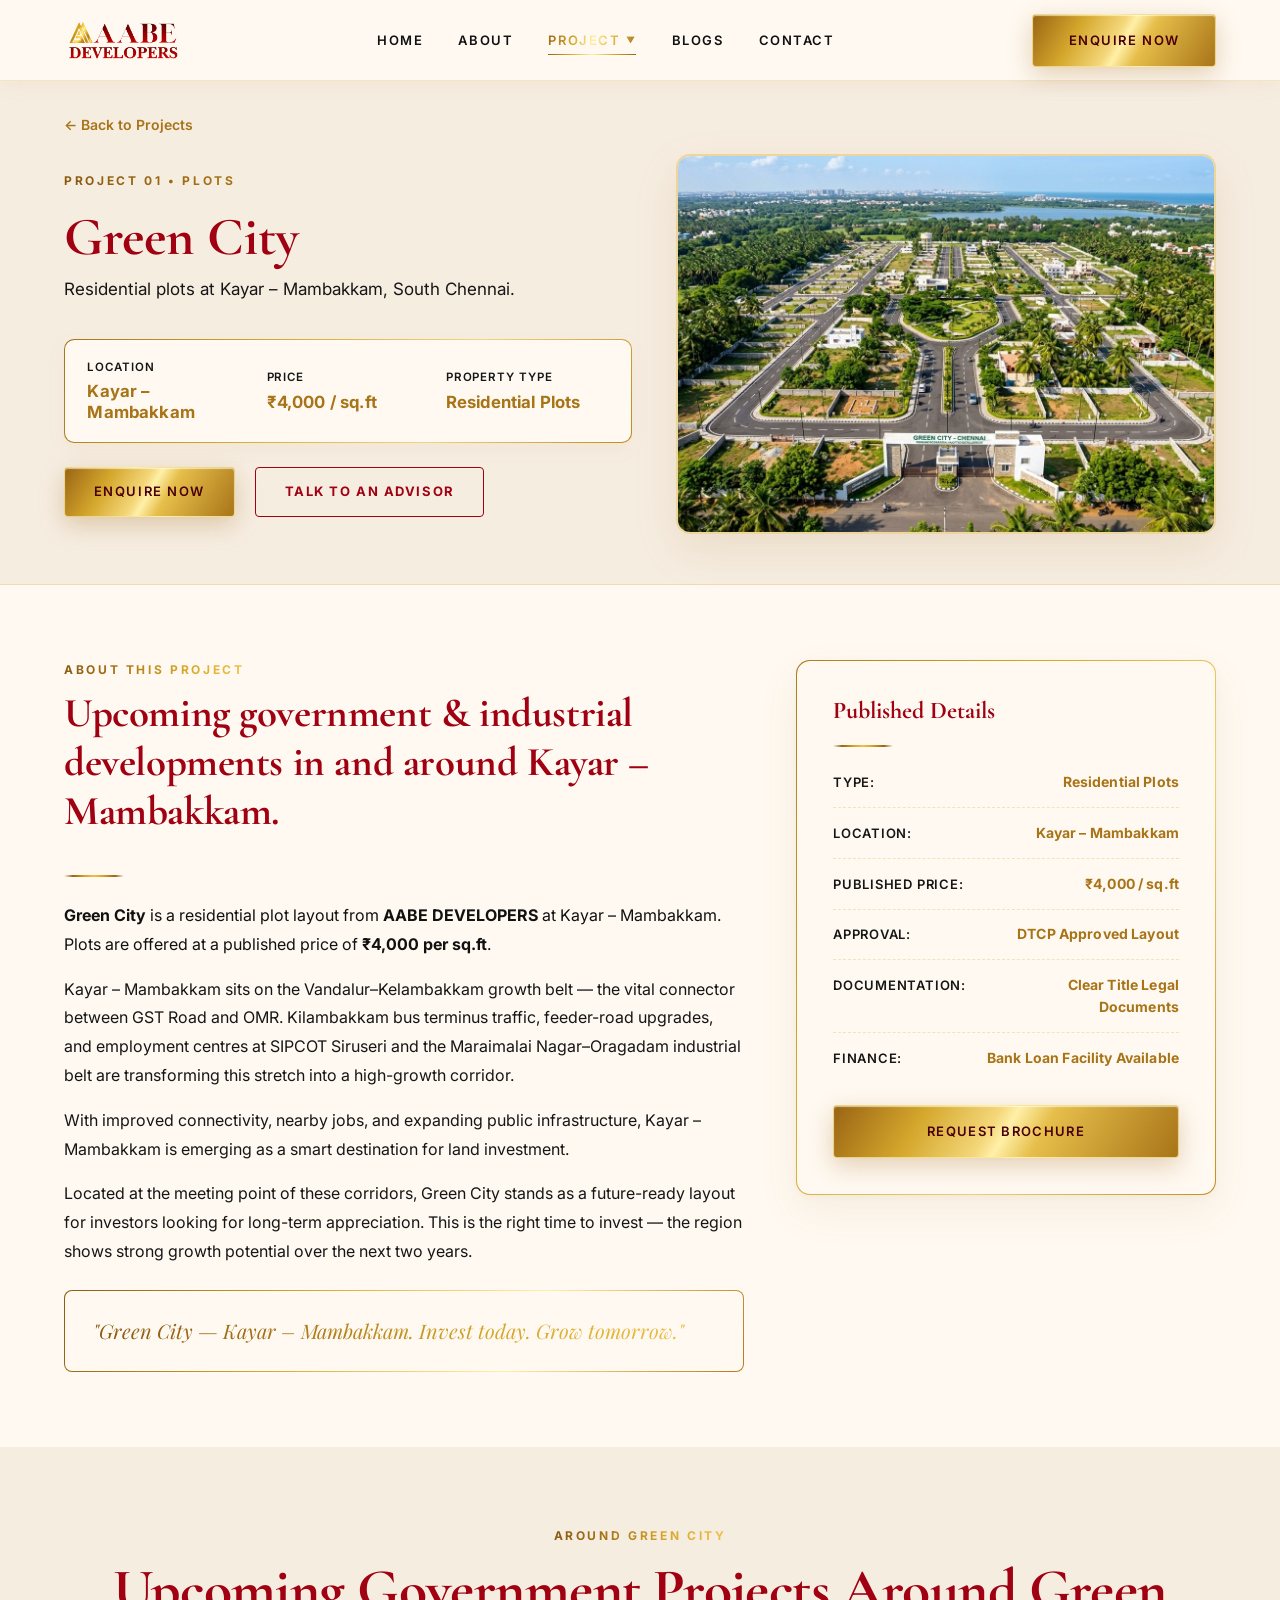
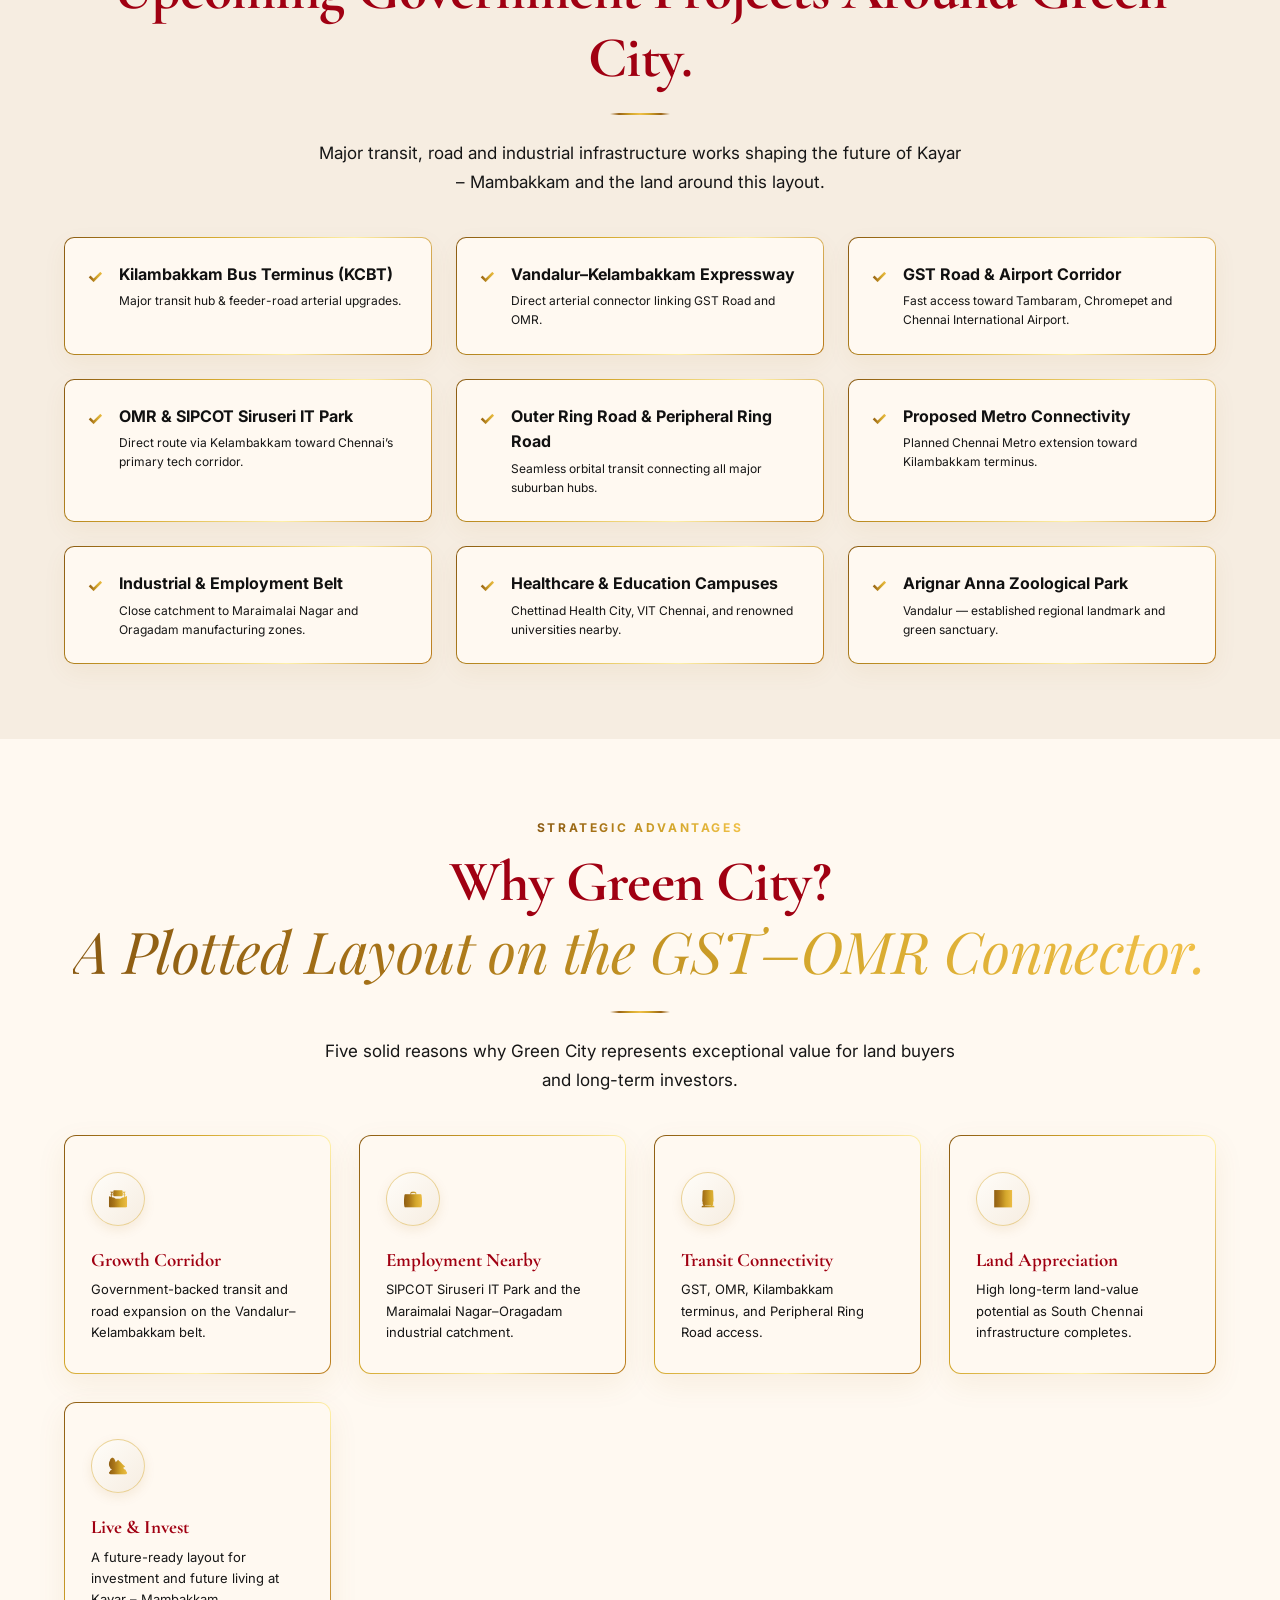
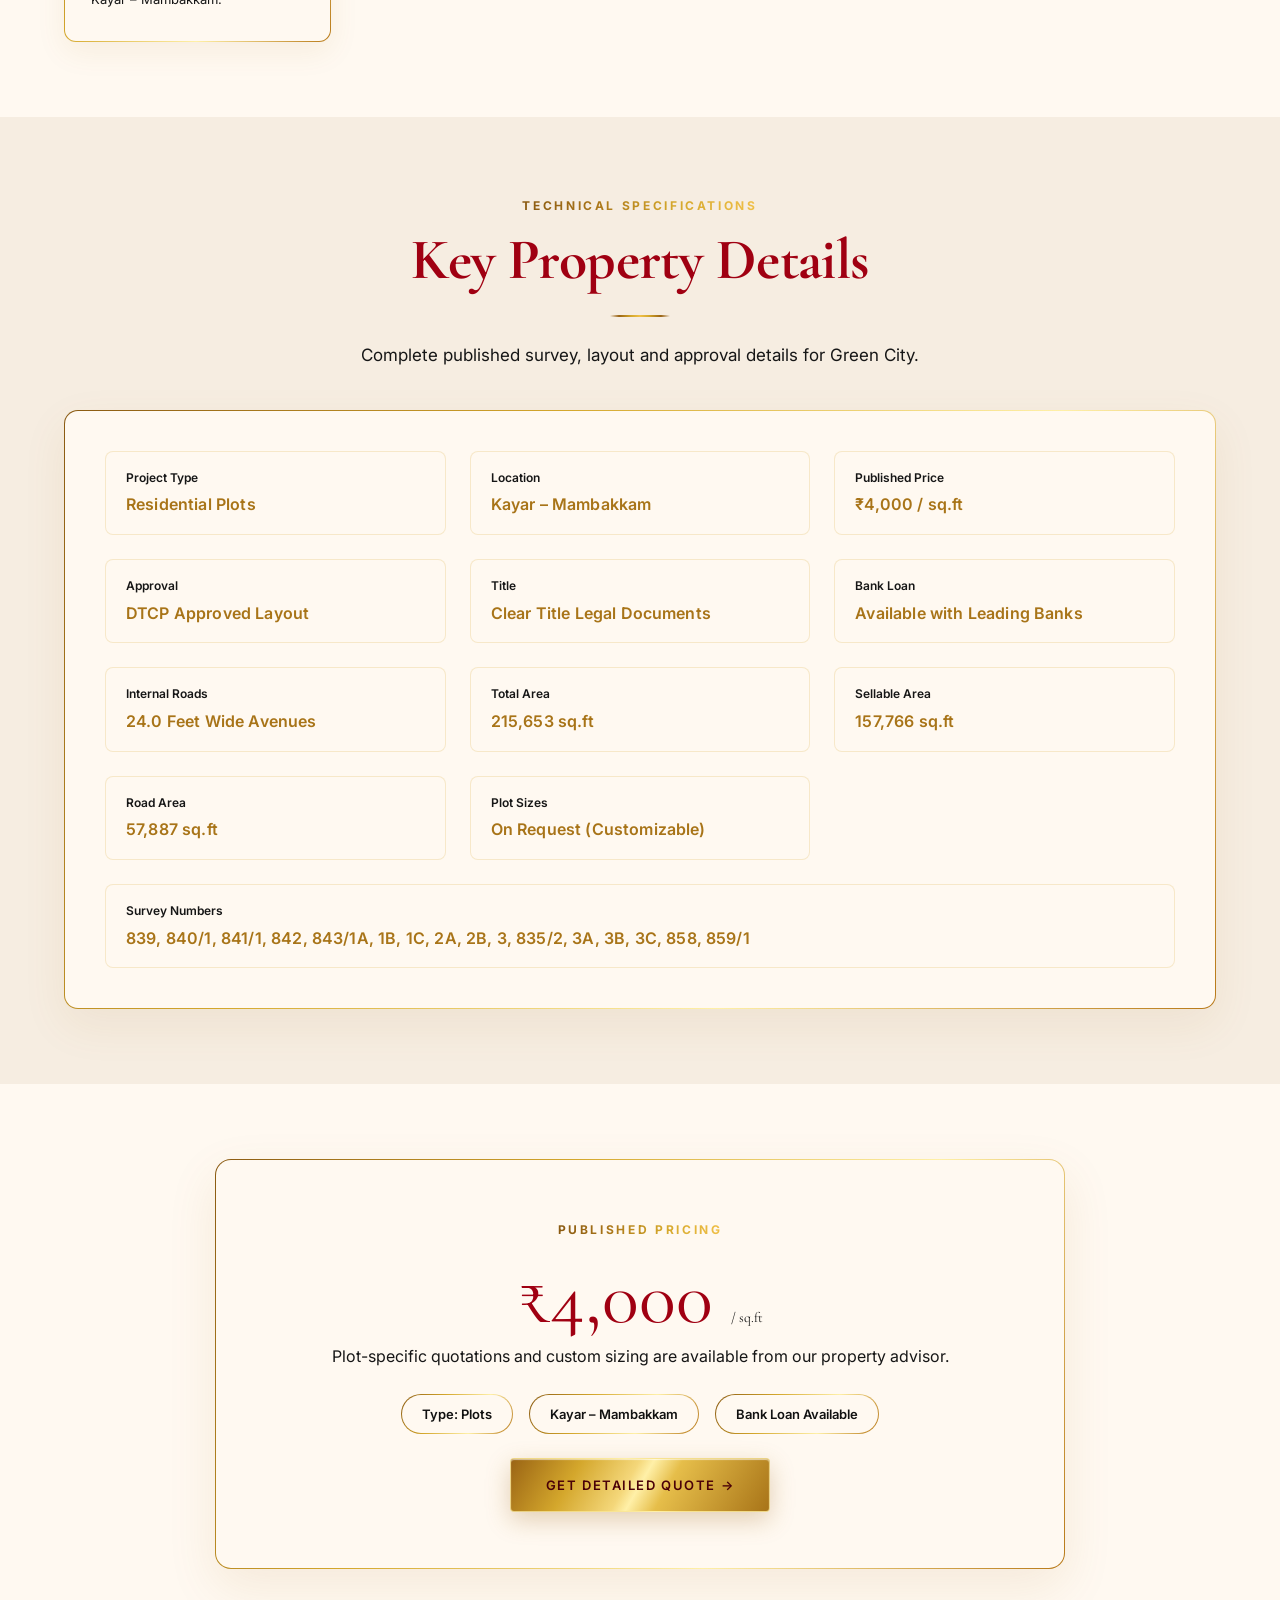
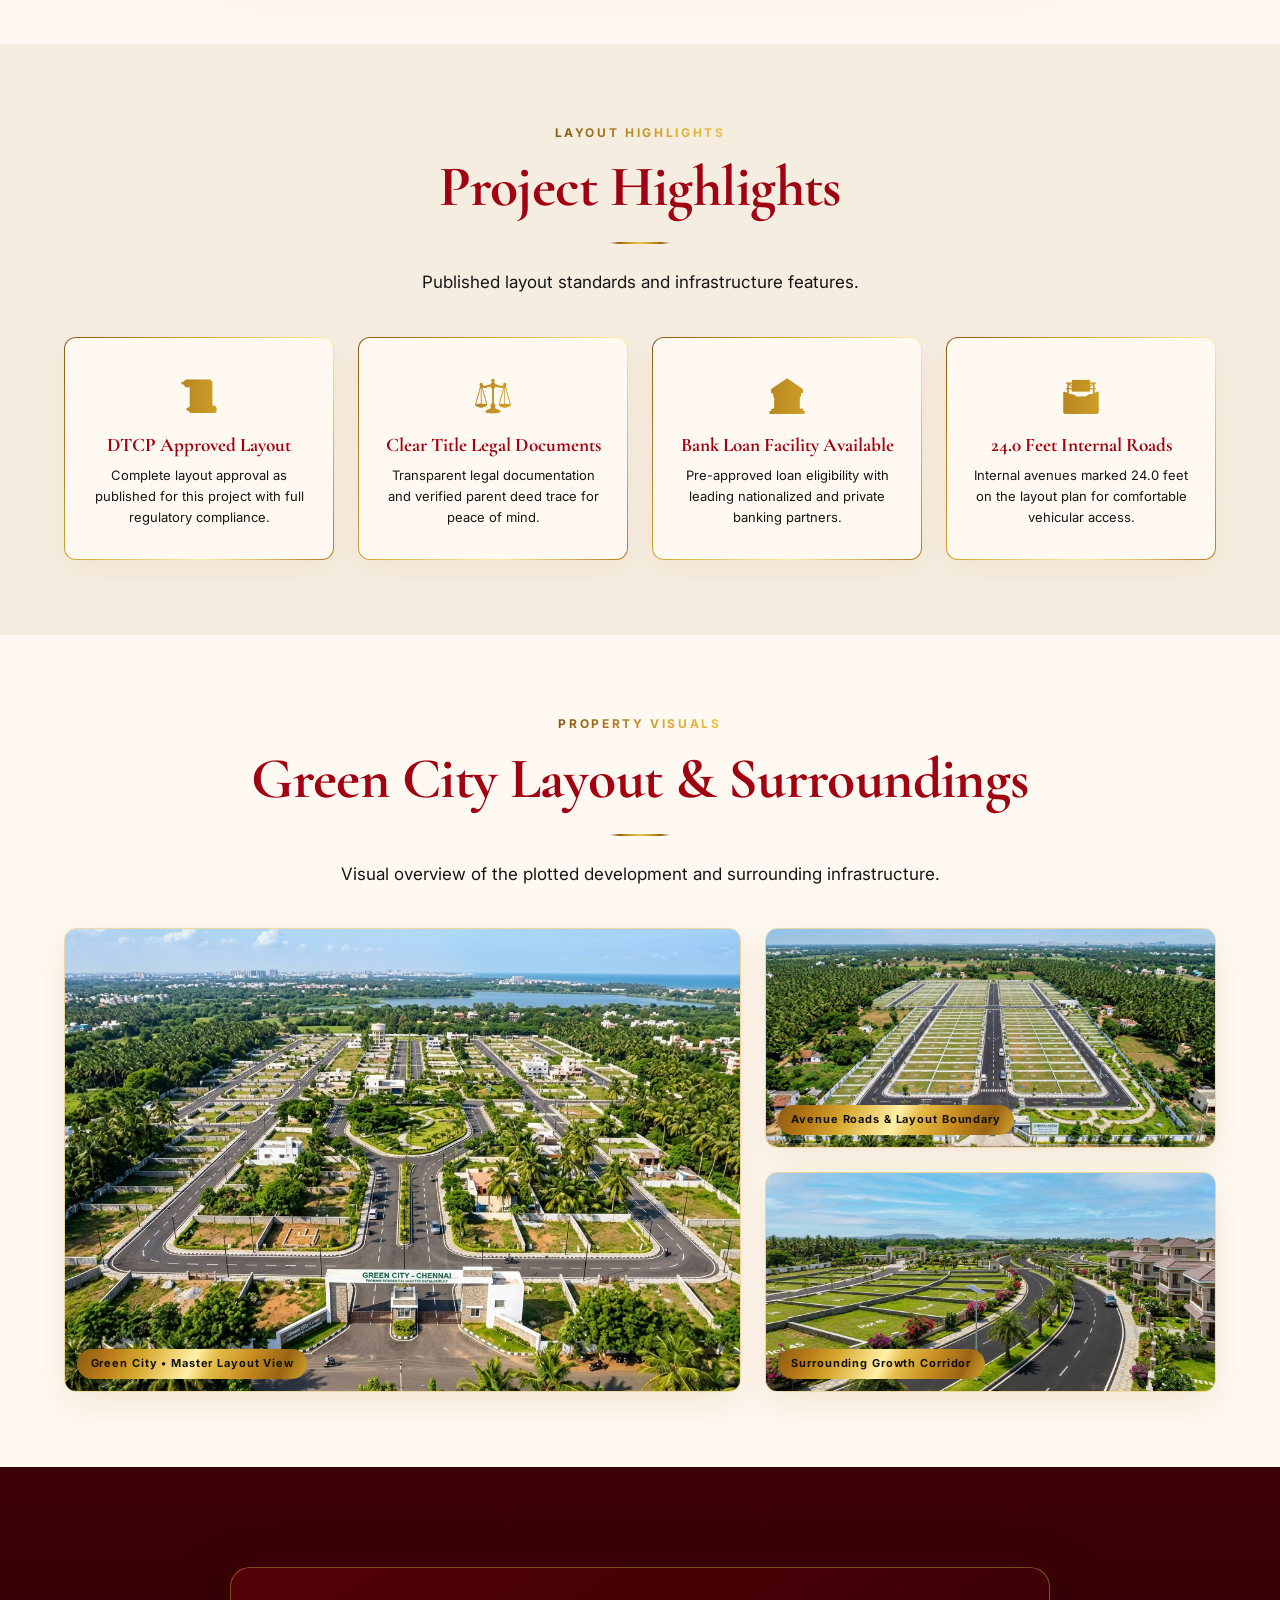
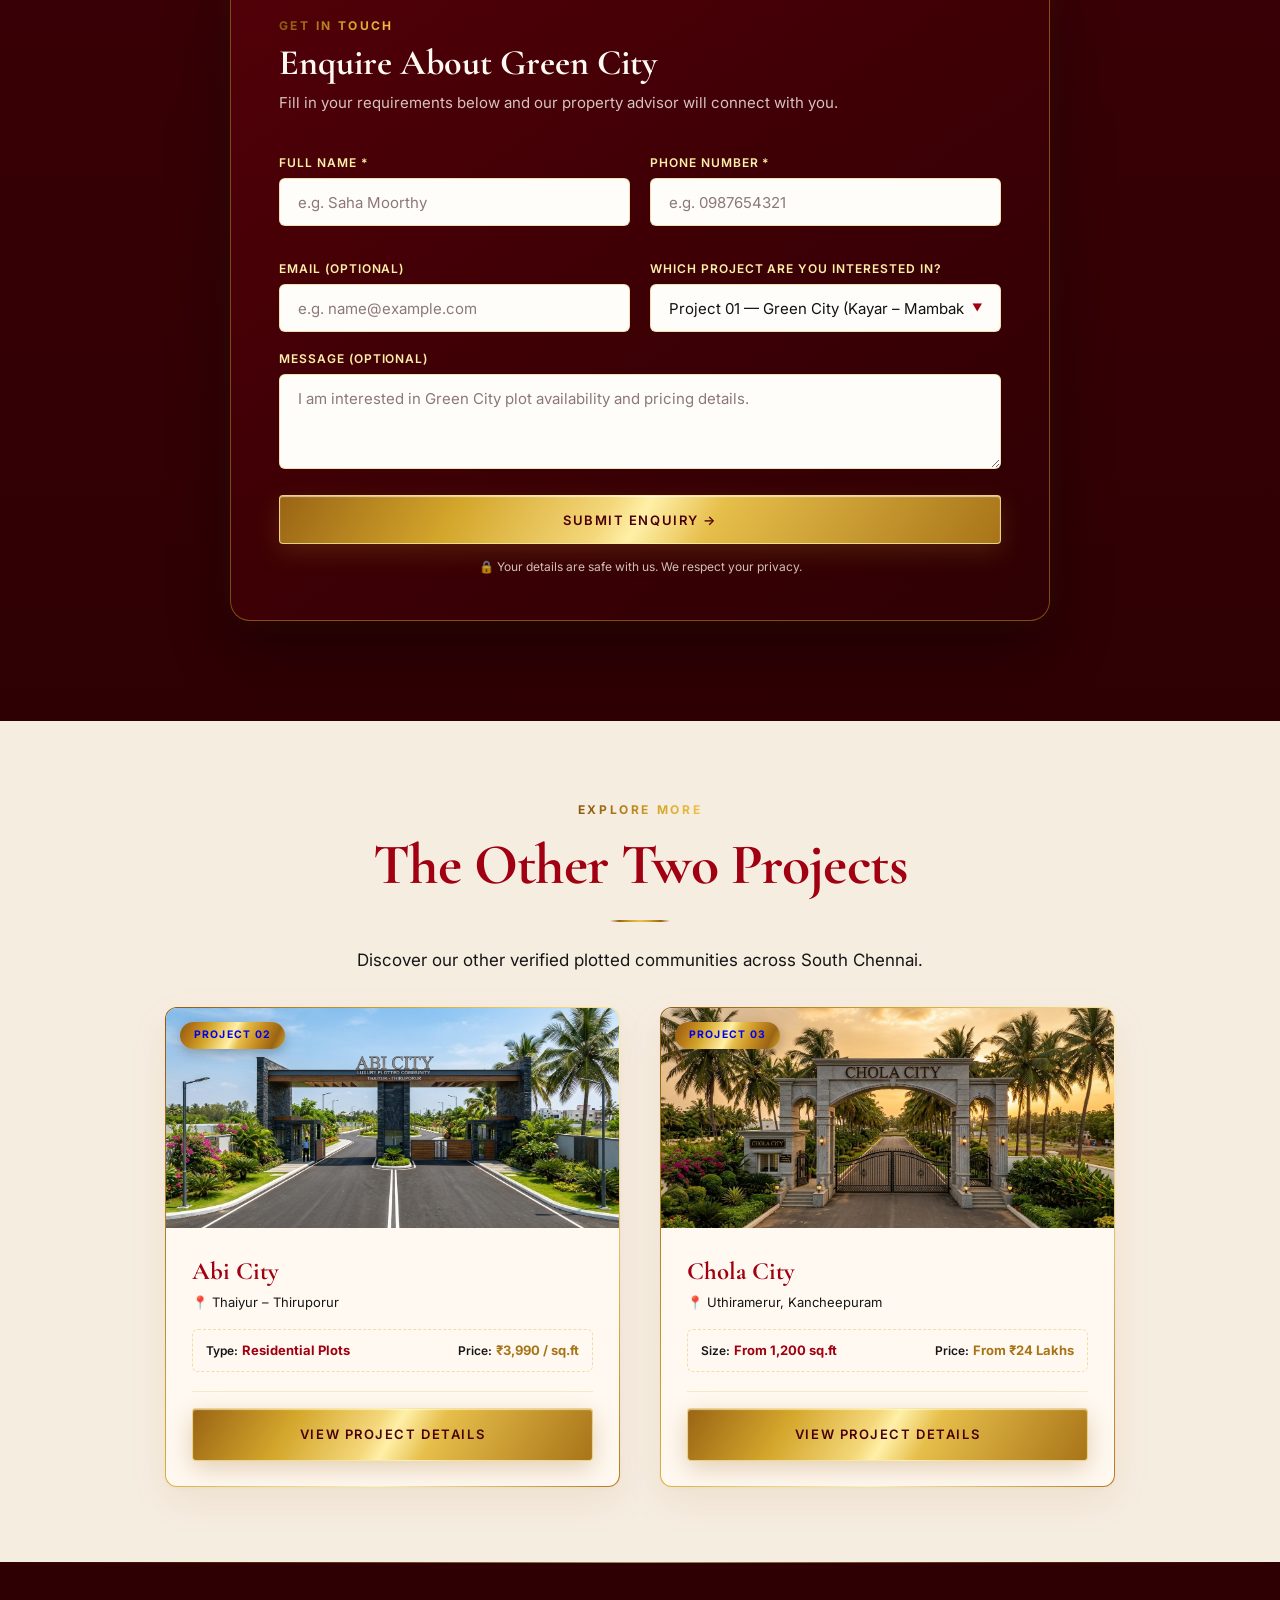
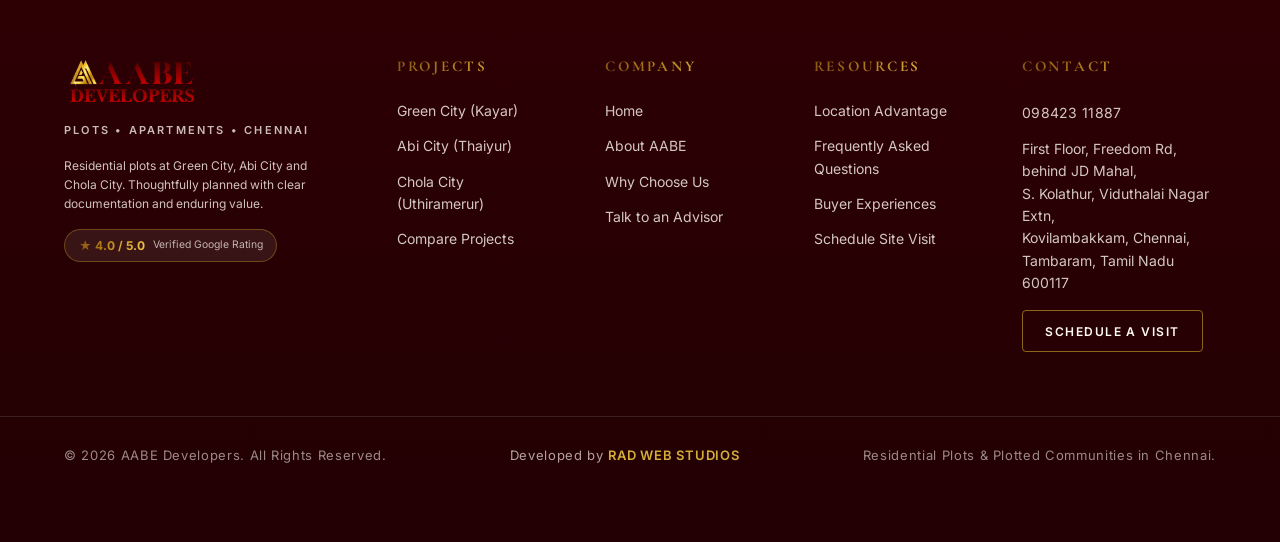
<file: plots/kayar-mambakkam.html>
<!DOCTYPE html>
<html lang="en">
<head>
    <meta charset="UTF-8">
    <meta name="viewport" content="width=device-width, initial-scale=1.0">
    <title>Green City — Kayar, Mambakkam | AABE Developers</title>
    <meta name="description" content="Green City residential plots at Kayar – Mambakkam from AABE Developers. Published price ₹4,000 per sq.ft. DTCP approved layout with clear title legal documents and bank loan facility.">
    <meta name="theme-color" content="#4A0008">

    <!-- Google Fonts -->
    <link rel="preconnect" href="https://fonts.googleapis.com">
    <link rel="preconnect" href="https://fonts.gstatic.com" crossorigin>
    <link href="https://fonts.googleapis.com/css2?family=Cormorant+Garamond:ital,wght@0,500;0,600;0,700;1,400;1,600&family=Inter:wght@300;400;500;600;700&family=Playfair+Display:ital,wght@0,600;1,400;1,600&display=swap" rel="stylesheet">

    <!-- Stylesheets -->
    <link rel="stylesheet" href="../css/style.css">
    <link rel="stylesheet" href="../css/animations.css">
    <link rel="stylesheet" href="../css/responsive.css">
</head>
<body class="bg-ivory text-dark">
    <!-- Brand Ribbon Accent -->
    <div class="brand-ribbon"></div>

    <!-- 01. NAVIGATION BAR -->
    <header class="navbar property-navbar" id="navbar">
        <div class="container nav-container">
            <a href="../index.html" class="logo" aria-label="AABE Developers Home">
                <img src="../assets/images/aabe-developers-logo-cropped.png" alt="AABE DEVELOPERS" class="logo-brand-img">
            </a>

            <nav class="nav-links">
                <a href="../index.html" class="nav-link">HOME</a>
                <a href="../about.html" class="nav-link">ABOUT</a>
                <div class="nav-item-dropdown">
                    <a href="../projects.html" class="nav-link nav-link-dropdown active">PROJECT <span class="dropdown-arrow">▼</span></a>
                    <div class="dropdown-menu">
                        <a href="../projects.html#plots" class="dropdown-item">PLOTS</a>
                        <a href="../projects.html#apartments" class="dropdown-item">APARTMENTS</a>
                    </div>
                </div>
                <a href="../blogs.html" class="nav-link">BLOGS</a>
                <a href="#enquiry" class="nav-link">CONTACT</a>
            </nav>

            <div class="nav-actions">
                <a href="#enquiry" class="btn btn-gold btn-nav-enquire gold-shimmer">ENQUIRE NOW</a>
                <button class="hamburger" aria-label="Menu" aria-expanded="false">
                    <span class="line"></span>
                    <span class="line"></span>
                </button>
            </div>
        </div>

        <!-- Mobile Navigation Menu -->
        <div class="mobile-menu">
            <div class="mobile-nav-links">
                <a href="../index.html" class="mobile-nav-link">HOME</a>
                <a href="../about.html" class="mobile-nav-link">ABOUT</a>
                <div class="mobile-dropdown-wrap open">
                    <div class="mobile-dropdown-header">
                        <a href="../projects.html" class="mobile-nav-link mobile-dropdown-title active">PROJECT</a>
                        <button class="mobile-dropdown-toggle" aria-label="Toggle Project submenu">▼</button>
                    </div>
                    <div class="mobile-dropdown-sublinks">
                        <a href="../projects.html#plots" class="mobile-nav-sublink">PLOTS</a>
                        <a href="../projects.html#apartments" class="mobile-nav-sublink">APARTMENTS</a>
                    </div>
                </div>
                <a href="../blogs.html" class="mobile-nav-link">BLOGS</a>
                <a href="#enquiry" class="mobile-nav-link">CONTACT</a>
                <a href="#enquiry" class="btn btn-gold mt-4 w-full gold-shimmer">ENQUIRE NOW</a>
            </div>
        </div>
    </header>

    <main class="page-main pt-nav">
        <!-- 01. PROPERTY DETAIL HERO -->
        <section class="detail-hero-section section-padding bg-cream" id="hero">
            <div class="container">
                <div class="detail-hero-breadcrumb reveal-up">
                    <a href="../projects.html" class="back-link">
                        &larr; Back to Projects
                    </a>
                </div>

                <div class="detail-hero-grid mt-2">
                    <div class="detail-hero-content reveal-left">
                        <span class="section-label gold-text">PROJECT 01 &bull; PLOTS</span>
                        <h1 class="detail-hero-title text-red">Green City</h1>
                        <p class="detail-hero-subtitle text-muted">Residential plots at Kayar – Mambakkam, South Chennai.</p>
                        
                        <div class="hero-meta-strip bg-warm-white gold-border mt-3">
                            <div class="hero-meta-item">
                                <span class="property-detail-label text-muted">Location</span>
                                <strong class="property-detail-gold">Kayar – Mambakkam</strong>
                            </div>
                            <div class="hero-meta-item">
                                <span class="property-detail-label text-muted">Price</span>
                                <strong class="property-detail-gold">₹4,000 / sq.ft</strong>
                            </div>
                            <div class="hero-meta-item">
                                <span class="property-detail-label text-muted">Property Type</span>
                                <strong class="property-detail-gold">Residential Plots</strong>
                            </div>
                        </div>

                        <div class="hero-cta-group mt-4">
                            <a href="#enquiry" class="btn btn-gold gold-shimmer">ENQUIRE NOW</a>
                            <a href="tel:09842311887" class="btn btn-outline-dark">TALK TO AN ADVISOR</a>
                        </div>
                    </div>

                    <div class="detail-hero-visual reveal-right">
                        <div class="highlight-image">
                            <img src="../assets/images/green-city-exact.jpg" alt="Green City Residential Plots in Kayar Mambakkam" loading="eager">
                        </div>
                    </div>
                </div>
            </div>
        </section>

        <!-- 02. PROPERTY INTRO (ABOUT THIS PROJECT) -->
        <section class="section-padding bg-ivory" id="about-project">
            <div class="container">
                <div class="property-intro-grid">
                    <div class="property-intro-copy reveal-left">
                        <span class="section-label gold-text">ABOUT THIS PROJECT</span>
                        <h2 class="section-heading text-red">Upcoming government & industrial developments in and around Kayar – Mambakkam.</h2>
                        <div class="gold-divider"></div>
                        
                        <p class="text-body text-dark leading-relaxed">
                            <strong>Green City</strong> is a residential plot layout from <strong>AABE DEVELOPERS</strong> at Kayar – Mambakkam. Plots are offered at a published price of <strong>₹4,000 per sq.ft</strong>.
                        </p>
                        <p class="text-body text-muted leading-relaxed mt-3">
                            Kayar – Mambakkam sits on the Vandalur–Kelambakkam growth belt — the vital connector between GST Road and OMR. Kilambakkam bus terminus traffic, feeder-road upgrades, and employment centres at SIPCOT Siruseri and the Maraimalai Nagar–Oragadam industrial belt are transforming this stretch into a high-growth corridor.
                        </p>
                        <p class="text-body text-muted leading-relaxed mt-3">
                            With improved connectivity, nearby jobs, and expanding public infrastructure, Kayar – Mambakkam is emerging as a smart destination for land investment.
                        </p>
                        <p class="text-body text-muted leading-relaxed mt-3">
                            Located at the meeting point of these corridors, Green City stands as a future-ready layout for investors looking for long-term appreciation. This is the right time to invest — the region shows strong growth potential over the next two years.
                        </p>

                        <div class="project-quote-banner bg-cream gold-border mt-4">
                            <p class="italic-serif gold-text text-lg">
                                "Green City — Kayar – Mambakkam. Invest today. Grow tomorrow."
                            </p>
                        </div>
                    </div>

                    <aside class="property-sidebar reveal-right">
                        <div class="sidebar-card bg-warm-white gold-border">
                            <h3 class="sidebar-title text-red">Published Details</h3>
                            <div class="gold-divider"></div>
                            
                            <ul class="sidebar-meta-list">
                                <li>
                                    <span class="property-detail-label text-muted">Type:</span>
                                    <strong class="property-detail-gold">Residential Plots</strong>
                                </li>
                                <li>
                                    <span class="property-detail-label text-muted">Location:</span>
                                    <strong class="property-detail-gold">Kayar – Mambakkam</strong>
                                </li>
                                <li>
                                    <span class="property-detail-label text-muted">Published Price:</span>
                                    <strong class="property-detail-gold">₹4,000 / sq.ft</strong>
                                </li>
                                <li>
                                    <span class="property-detail-label text-muted">Approval:</span>
                                    <strong class="property-detail-gold">DTCP Approved Layout</strong>
                                </li>
                                <li>
                                    <span class="property-detail-label text-muted">Documentation:</span>
                                    <strong class="property-detail-gold">Clear Title Legal Documents</strong>
                                </li>
                                <li>
                                    <span class="property-detail-label text-muted">Finance:</span>
                                    <strong class="property-detail-gold">Bank Loan Facility Available</strong>
                                </li>
                            </ul>

                            <a href="#enquiry" class="btn btn-gold w-full gold-shimmer mt-4">REQUEST BROCHURE</a>
                        </div>
                    </aside>
                </div>
            </div>
        </section>

        <!-- 03. AROUND GREEN CITY (GOVERNMENT PROJECTS & CONNECTIVITY) -->
        <section class="section-padding bg-cream" id="around-green-city">
            <div class="container">
                <div class="section-header text-center reveal-up">
                    <span class="section-label gold-text">AROUND GREEN CITY</span>
                    <h2 class="section-heading text-red">Upcoming Government Projects Around Green City.</h2>
                    <div class="gold-divider"></div>
                    <p class="section-subtitle mx-auto text-muted">
                        Major transit, road and industrial infrastructure works shaping the future of Kayar – Mambakkam and the land around this layout.
                    </p>
                </div>

                <div class="corridor-checklist-grid mt-5">
                    <div class="corridor-point-card bg-warm-white gold-border reveal-up">
                        <span class="check-icon gold-text">✓</span>
                        <div class="corridor-point-text">
                            <strong>Kilambakkam Bus Terminus (KCBT)</strong>
                            <p class="text-xs text-muted mt-1">Major transit hub & feeder-road arterial upgrades.</p>
                        </div>
                    </div>

                    <div class="corridor-point-card bg-warm-white gold-border reveal-up delay-1">
                        <span class="check-icon gold-text">✓</span>
                        <div class="corridor-point-text">
                            <strong>Vandalur–Kelambakkam Expressway</strong>
                            <p class="text-xs text-muted mt-1">Direct arterial connector linking GST Road and OMR.</p>
                        </div>
                    </div>

                    <div class="corridor-point-card bg-warm-white gold-border reveal-up delay-2">
                        <span class="check-icon gold-text">✓</span>
                        <div class="corridor-point-text">
                            <strong>GST Road & Airport Corridor</strong>
                            <p class="text-xs text-muted mt-1">Fast access toward Tambaram, Chromepet and Chennai International Airport.</p>
                        </div>
                    </div>

                    <div class="corridor-point-card bg-warm-white gold-border reveal-up">
                        <span class="check-icon gold-text">✓</span>
                        <div class="corridor-point-text">
                            <strong>OMR & SIPCOT Siruseri IT Park</strong>
                            <p class="text-xs text-muted mt-1">Direct route via Kelambakkam toward Chennai’s primary tech corridor.</p>
                        </div>
                    </div>

                    <div class="corridor-point-card bg-warm-white gold-border reveal-up delay-1">
                        <span class="check-icon gold-text">✓</span>
                        <div class="corridor-point-text">
                            <strong>Outer Ring Road & Peripheral Ring Road</strong>
                            <p class="text-xs text-muted mt-1">Seamless orbital transit connecting all major suburban hubs.</p>
                        </div>
                    </div>

                    <div class="corridor-point-card bg-warm-white gold-border reveal-up delay-2">
                        <span class="check-icon gold-text">✓</span>
                        <div class="corridor-point-text">
                            <strong>Proposed Metro Connectivity</strong>
                            <p class="text-xs text-muted mt-1">Planned Chennai Metro extension toward Kilambakkam terminus.</p>
                        </div>
                    </div>

                    <div class="corridor-point-card bg-warm-white gold-border reveal-up">
                        <span class="check-icon gold-text">✓</span>
                        <div class="corridor-point-text">
                            <strong>Industrial & Employment Belt</strong>
                            <p class="text-xs text-muted mt-1">Close catchment to Maraimalai Nagar and Oragadam manufacturing zones.</p>
                        </div>
                    </div>

                    <div class="corridor-point-card bg-warm-white gold-border reveal-up delay-1">
                        <span class="check-icon gold-text">✓</span>
                        <div class="corridor-point-text">
                            <strong>Healthcare & Education Campuses</strong>
                            <p class="text-xs text-muted mt-1">Chettinad Health City, VIT Chennai, and renowned universities nearby.</p>
                        </div>
                    </div>

                    <div class="corridor-point-card bg-warm-white gold-border reveal-up delay-2">
                        <span class="check-icon gold-text">✓</span>
                        <div class="corridor-point-text">
                            <strong>Arignar Anna Zoological Park</strong>
                            <p class="text-xs text-muted mt-1">Vandalur — established regional landmark and green sanctuary.</p>
                        </div>
                    </div>
                </div>
            </div>
        </section>

        <!-- 04. WHY GREEN CITY? (GROWTH PILLARS) -->
        <section class="section-padding bg-ivory" id="why-green-city">
            <div class="container">
                <div class="section-header text-center reveal-up">
                    <span class="section-label gold-text">STRATEGIC ADVANTAGES</span>
                    <h2 class="section-heading text-red">Why Green City?<br><span class="italic-serif gold-text">A Plotted Layout on the GST–OMR Connector.</span></h2>
                    <div class="gold-divider"></div>
                    <p class="section-subtitle mx-auto text-muted">
                        Five solid reasons why Green City represents exceptional value for land buyers and long-term investors.
                    </p>
                </div>

                <div class="benefits-grid mt-5">
                    <div class="benefit-item bg-warm-white gold-border reveal-up">
                        <div class="benefit-icon-circle">
                            <span class="gold-text text-xl">🛣️</span>
                        </div>
                        <h4 class="benefit-title text-red">Growth Corridor</h4>
                        <p class="benefit-desc text-muted">Government-backed transit and road expansion on the Vandalur–Kelambakkam belt.</p>
                    </div>

                    <div class="benefit-item bg-warm-white gold-border reveal-up delay-1">
                        <div class="benefit-icon-circle">
                            <span class="gold-text text-xl">💼</span>
                        </div>
                        <h4 class="benefit-title text-red">Employment Nearby</h4>
                        <p class="benefit-desc text-muted">SIPCOT Siruseri IT Park and the Maraimalai Nagar–Oragadam industrial catchment.</p>
                    </div>

                    <div class="benefit-item bg-warm-white gold-border reveal-up delay-2">
                        <div class="benefit-icon-circle">
                            <span class="gold-text text-xl">🚆</span>
                        </div>
                        <h4 class="benefit-title text-red">Transit Connectivity</h4>
                        <p class="benefit-desc text-muted">GST, OMR, Kilambakkam terminus, and Peripheral Ring Road access.</p>
                    </div>

                    <div class="benefit-item bg-warm-white gold-border reveal-up delay-3">
                        <div class="benefit-icon-circle">
                            <span class="gold-text text-xl">📈</span>
                        </div>
                        <h4 class="benefit-title text-red">Land Appreciation</h4>
                        <p class="benefit-desc text-muted">High long-term land-value potential as South Chennai infrastructure completes.</p>
                    </div>

                    <div class="benefit-item bg-warm-white gold-border reveal-up delay-4">
                        <div class="benefit-icon-circle">
                            <span class="gold-text text-xl">🏡</span>
                        </div>
                        <h4 class="benefit-title text-red">Live & Invest</h4>
                        <p class="benefit-desc text-muted">A future-ready layout for investment and future living at Kayar – Mambakkam.</p>
                    </div>
                </div>
            </div>
        </section>

        <!-- 05. KEY PROPERTY DETAILS -->
        <section class="section-padding bg-cream" id="property-specs">
            <div class="container">
                <div class="section-header text-center reveal-up">
                    <span class="section-label gold-text">TECHNICAL SPECIFICATIONS</span>
                    <h2 class="section-heading text-red">Key Property Details</h2>
                    <div class="gold-divider"></div>
                    <p class="section-subtitle mx-auto text-muted">Complete published survey, layout and approval details for Green City.</p>
                </div>

                <div class="specs-table-card bg-warm-white gold-border reveal-up mt-5">
                    <div class="specs-grid-layout">
                        <div class="spec-cell">
                            <span class="property-detail-label text-muted">Project Type</span>
                            <strong class="property-detail-gold">Residential Plots</strong>
                        </div>
                        <div class="spec-cell">
                            <span class="property-detail-label text-muted">Location</span>
                            <strong class="property-detail-gold">Kayar – Mambakkam</strong>
                        </div>
                        <div class="spec-cell">
                            <span class="property-detail-label text-muted">Published Price</span>
                            <strong class="property-detail-gold">₹4,000 / sq.ft</strong>
                        </div>
                        <div class="spec-cell">
                            <span class="property-detail-label text-muted">Approval</span>
                            <strong class="property-detail-gold">DTCP Approved Layout</strong>
                        </div>
                        <div class="spec-cell">
                            <span class="property-detail-label text-muted">Title</span>
                            <strong class="property-detail-gold">Clear Title Legal Documents</strong>
                        </div>
                        <div class="spec-cell">
                            <span class="property-detail-label text-muted">Bank Loan</span>
                            <strong class="property-detail-gold">Available with Leading Banks</strong>
                        </div>
                        <div class="spec-cell">
                            <span class="property-detail-label text-muted">Internal Roads</span>
                            <strong class="property-detail-gold">24.0 Feet Wide Avenues</strong>
                        </div>
                        <div class="spec-cell">
                            <span class="property-detail-label text-muted">Total Area</span>
                            <strong class="property-detail-gold">215,653 sq.ft</strong>
                        </div>
                        <div class="spec-cell">
                            <span class="property-detail-label text-muted">Sellable Area</span>
                            <strong class="property-detail-gold">157,766 sq.ft</strong>
                        </div>
                        <div class="spec-cell">
                            <span class="property-detail-label text-muted">Road Area</span>
                            <strong class="property-detail-gold">57,887 sq.ft</strong>
                        </div>
                        <div class="spec-cell">
                            <span class="property-detail-label text-muted">Plot Sizes</span>
                            <strong class="property-detail-gold">On Request (Customizable)</strong>
                        </div>
                        <div class="spec-cell spec-cell-wide">
                            <span class="property-detail-label text-muted">Survey Numbers</span>
                            <strong class="property-detail-gold">839, 840/1, 841/1, 842, 843/1A, 1B, 1C, 2A, 2B, 3, 835/2, 3A, 3B, 3C, 858, 859/1</strong>
                        </div>
                    </div>
                </div>
            </div>
        </section>

        <!-- 06. PRICE & VALUATION PANEL -->
        <section class="section-padding bg-ivory" id="pricing">
            <div class="container">
                <div class="price-hero-card bg-warm-white gold-border reveal-up text-center">
                    <span class="section-label gold-text">PUBLISHED PRICING</span>
                    <div class="price-hero-amount text-red font-serif mt-2">
                        ₹4,000 <span class="text-sm font-sans text-muted">/ sq.ft</span>
                    </div>
                    <p class="text-muted mt-2">Plot-specific quotations and custom sizing are available from our property advisor.</p>
                    
                    <div class="price-badges-flex mt-4">
                        <span class="price-pill bg-cream gold-border">Type: Plots</span>
                        <span class="price-pill bg-cream gold-border">Kayar – Mambakkam</span>
                        <span class="price-pill bg-cream gold-border">Bank Loan Available</span>
                    </div>

                    <div class="mt-4">
                        <a href="#enquiry" class="btn btn-gold gold-shimmer">GET DETAILED QUOTE &rarr;</a>
                    </div>
                </div>
            </div>
        </section>

        <!-- 07. PROJECT HIGHLIGHTS -->
        <section class="section-padding bg-cream" id="highlights">
            <div class="container">
                <div class="section-header text-center reveal-up">
                    <span class="section-label gold-text">LAYOUT HIGHLIGHTS</span>
                    <h2 class="section-heading text-red">Project Highlights</h2>
                    <div class="gold-divider"></div>
                    <p class="section-subtitle mx-auto text-muted">Published layout standards and infrastructure features.</p>
                </div>

                <div class="amenities-grid mt-5">
                    <div class="amenity-card bg-warm-white gold-border reveal-up">
                        <div class="amenity-icon gold-text">📜</div>
                        <h4 class="amenity-title text-red">DTCP Approved Layout</h4>
                        <p class="amenity-desc text-muted">Complete layout approval as published for this project with full regulatory compliance.</p>
                    </div>

                    <div class="amenity-card bg-warm-white gold-border reveal-up delay-1">
                        <div class="amenity-icon gold-text">⚖️</div>
                        <h4 class="amenity-title text-red">Clear Title Legal Documents</h4>
                        <p class="amenity-desc text-muted">Transparent legal documentation and verified parent deed trace for peace of mind.</p>
                    </div>

                    <div class="amenity-card bg-warm-white gold-border reveal-up delay-2">
                        <div class="amenity-icon gold-text">🏦</div>
                        <h4 class="amenity-title text-red">Bank Loan Facility Available</h4>
                        <p class="amenity-desc text-muted">Pre-approved loan eligibility with leading nationalized and private banking partners.</p>
                    </div>

                    <div class="amenity-card bg-warm-white gold-border reveal-up delay-3">
                        <div class="amenity-icon gold-text">🛣️</div>
                        <h4 class="amenity-title text-red">24.0 Feet Internal Roads</h4>
                        <p class="amenity-desc text-muted">Internal avenues marked 24.0 feet on the layout plan for comfortable vehicular access.</p>
                    </div>
                </div>
            </div>
        </section>

        <!-- 08. PROPERTY IMAGES GALLERY -->
        <section class="section-padding bg-ivory" id="gallery">
            <div class="container">
                <div class="section-header text-center reveal-up">
                    <span class="section-label gold-text">PROPERTY VISUALS</span>
                    <h2 class="section-heading text-red">Green City Layout & Surroundings</h2>
                    <div class="gold-divider"></div>
                    <p class="section-subtitle mx-auto text-muted">Visual overview of the plotted development and surrounding infrastructure.</p>
                </div>

                <div class="gallery-grid mt-5">
                    <div class="gallery-item gallery-item-large reveal-up">
                        <img src="../assets/images/green-city-exact.jpg" alt="Green City Layout Overview" loading="lazy">
                        <div class="gallery-caption gold-metallic">Green City &bull; Master Layout View</div>
                    </div>
                    <div class="gallery-item reveal-up delay-1">
                        <img src="../assets/images/dev-1.jpg" alt="Plotted Infrastructure in Kayar" loading="lazy">
                        <div class="gallery-caption gold-metallic">Avenue Roads & Layout Boundary</div>
                    </div>
                    <div class="gallery-item reveal-up delay-2">
                        <img src="../assets/images/hero-plots.jpg" alt="Green City South Chennai Corridors" loading="lazy">
                        <div class="gallery-caption gold-metallic">Surrounding Growth Corridor</div>
                    </div>
                </div>
            </div>
        </section>

        <!-- 09. ENQUIRY FORM -->
        <section class="enquiry-cta-section section-padding" id="enquiry">
            <div class="container">
                <div class="enquiry-card-wrapper reveal-up">
                    <div class="cta-form-card gold-border">
                        <div class="form-card-header">
                            <span class="form-tag gold-text">GET IN TOUCH</span>
                            <h3 class="form-title text-ivory">Enquire About Green City</h3>
                            <p class="form-subtitle text-muted-ivory mt-2">Fill in your requirements below and our property advisor will connect with you.</p>
                        </div>
                        
                        <form id="contact-form" class="enquiry-form mt-4" novalidate>
                            <div class="form-row-2">
                                <div class="form-group">
                                    <label for="name">Full Name *</label>
                                    <input type="text" id="name" name="name" placeholder="e.g. Saha Moorthy" required>
                                    <span class="error-msg">Please enter your name</span>
                                </div>

                                <div class="form-group">
                                    <label for="phone">Phone Number *</label>
                                    <input type="tel" id="phone" name="phone" placeholder="e.g. 0987654321" required>
                                    <span class="error-msg">Valid phone number required</span>
                                </div>
                            </div>

                            <div class="form-row-2">
                                <div class="form-group">
                                    <label for="email">Email (Optional)</label>
                                    <input type="email" id="email" name="email" placeholder="e.g. name@example.com">
                                </div>
                                
                                <div class="form-group">
                                    <label for="interest">Which project are you interested in?</label>
                                    <div class="custom-select">
                                        <select id="interest" name="interest">
                                            <option value="Green City" selected>Project 01 — Green City (Kayar – Mambakkam)</option>
                                            <option value="Abi City">Project 02 — Abi City (Thaiyur – Thiruporur)</option>
                                            <option value="Chola City">Project 03 — Chola City (Uthiramerur)</option>
                                            <option value="Not sure — Help me choose">Not sure — Help me choose</option>
                                        </select>
                                    </div>
                                </div>
                            </div>

                            <div class="form-group">
                                <label for="message">Message (Optional)</label>
                                <textarea id="message" name="message" rows="3" placeholder="I am interested in Green City plot availability and pricing details."></textarea>
                            </div>

                            <button type="submit" class="btn btn-gold w-full btn-submit gold-shimmer mt-2">
                                SUBMIT ENQUIRY &rarr;
                            </button>
                            
                            <p class="form-privacy-note text-center text-muted-ivory text-xs mt-3">
                                🔒 Your details are safe with us. We respect your privacy.
                            </p>
                            
                            <div class="form-success-msg hidden" id="form-success" style="display: none;">
                                ✓ Thank you! Your enquiry has been received. Our property advisor will connect with you shortly.
                            </div>
                        </form>
                    </div>
                </div>
            </div>
        </section>

        <!-- 10. THE OTHER TWO PROJECTS -->
        <section class="section-padding bg-cream" id="other-projects">
            <div class="container">
                <div class="section-header text-center reveal-up">
                    <span class="section-label gold-text">EXPLORE MORE</span>
                    <h2 class="section-heading text-red">The Other Two Projects</h2>
                    <div class="gold-divider"></div>
                    <p class="section-subtitle mx-auto text-muted">Discover our other verified plotted communities across South Chennai.</p>
                </div>

                <div class="other-projects-grid mt-5">
                    <!-- Project 02: Abi City -->
                    <article class="plot-card bg-warm-white gold-border reveal-up">
                        <div class="plot-img-wrapper">
                            <a href="thaiyur-thiruporur.html" aria-label="View Abi City Property Page">
                                <img src="../assets/images/abi-city-exact.jpg" alt="Abi City Residential Plots in Thaiyur Thiruporur" loading="lazy">
                                <div class="plot-badge gold-metallic">Project 02</div>
                            </a>
                        </div>
                        <div class="plot-content">
                            <h3 class="plot-title text-red">
                                <a href="thaiyur-thiruporur.html" class="text-red" style="text-decoration: none;">Abi City</a>
                            </h3>
                            <p class="plot-location text-muted">📍 Thaiyur – Thiruporur</p>
                            <div class="plot-details">
                                <div class="detail-item"><span class="detail-label text-muted">Type:</span> <strong class="text-red">Residential Plots</strong></div>
                                <div class="detail-item"><span class="detail-label text-muted">Price:</span> <strong class="gold-text">₹3,990 / sq.ft</strong></div>
                            </div>
                            <div class="plot-card-actions">
                                <a href="thaiyur-thiruporur.html" class="btn btn-gold btn-sm gold-shimmer w-full text-center">VIEW PROJECT DETAILS</a>
                            </div>
                        </div>
                    </article>

                    <!-- Project 03: Chola City -->
                    <article class="plot-card bg-warm-white gold-border reveal-up delay-1">
                        <div class="plot-img-wrapper">
                            <a href="prime-town.html" aria-label="View Chola City Property Page">
                                <img src="../assets/images/chola-city-exact.jpg" alt="Chola City Gated Plots in Uthiramerur" loading="lazy">
                                <div class="plot-badge gold-metallic">Project 03</div>
                            </a>
                        </div>
                        <div class="plot-content">
                            <h3 class="plot-title text-red">
                                <a href="prime-town.html" class="text-red" style="text-decoration: none;">Chola City</a>
                            </h3>
                            <p class="plot-location text-muted">📍 Uthiramerur, Kancheepuram</p>
                            <div class="plot-details">
                                <div class="detail-item"><span class="detail-label text-muted">Size:</span> <strong class="text-red">From 1,200 sq.ft</strong></div>
                                <div class="detail-item"><span class="detail-label text-muted">Price:</span> <strong class="gold-text">From ₹24 Lakhs</strong></div>
                            </div>
                            <div class="plot-card-actions">
                                <a href="prime-town.html" class="btn btn-gold btn-sm gold-shimmer w-full text-center">VIEW PROJECT DETAILS</a>
                            </div>
                        </div>
                    </article>
                </div>
            </div>
        </section>
    </main>

    <!-- 13. MULTI-COLUMN PREMIUM FOOTER -->
    <footer class="footer bg-footer text-ivory">
        <div class="container footer-grid">
            <!-- Brand Column -->
            <div class="footer-brand">
                <a href="../index.html" class="footer-logo" aria-label="AABE DEVELOPERS Home">
                    <img src="../assets/images/aabe-developers-logo-cropped.png" alt="AABE DEVELOPERS" class="footer-brand-img">
                </a>
                <p class="footer-desc mt-2">PLOTS • APARTMENTS • CHENNAI</p>
                <p class="footer-brand-bio text-xs text-muted-ivory mt-3">
                    Residential plots at Green City, Abi City and Chola City. Thoughtfully planned with clear documentation and enduring value.
                </p>
                <div class="footer-rating-pill mt-3">
                    <span class="gold-text">★ 4.0 / 5.0</span>
                    <small>Verified Google Rating</small>
                </div>
            </div>
            
            <!-- Projects Column -->
            <div class="footer-col">
                <h4 class="footer-heading gold-text">PROJECTS</h4>
                <div class="footer-links">
                    <a href="kayar-mambakkam.html">Green City (Kayar)</a>
                    <a href="thaiyur-thiruporur.html">Abi City (Thaiyur)</a>
                    <a href="prime-town.html">Chola City (Uthiramerur)</a>
                    <a href="../index.html#compare">Compare Projects</a>
                </div>
            </div>

            <!-- Company Column -->
            <div class="footer-col">
                <h4 class="footer-heading gold-text">COMPANY</h4>
                <div class="footer-links">
                    <a href="../index.html">Home</a>
                    <a href="../about.html">About AABE</a>
                    <a href="../index.html#why-us">Why Choose Us</a>
                    <a href="#enquiry">Talk to an Advisor</a>
                </div>
            </div>
            
            <!-- Resources Column -->
            <div class="footer-col">
                <h4 class="footer-heading gold-text">RESOURCES</h4>
                <div class="footer-links">
                    <a href="../index.html#locations">Location Advantage</a>
                    <a href="../index.html#faq">Frequently Asked Questions</a>
                    <a href="../index.html#testimonials">Buyer Experiences</a>
                    <a href="#enquiry">Schedule Site Visit</a>
                </div>
            </div>
            
            <!-- Get In Touch Column -->
            <div class="footer-col footer-contact-col">
                <h4 class="footer-heading gold-text">CONTACT</h4>
                <p class="footer-phone-wrap mb-2">
                    <a href="tel:09842311887" class="footer-phone">098423 11887</a>
                </p>
                <address class="footer-address not-italic">
                    First Floor, Freedom Rd, behind JD Mahal,<br>
                    S. Kolathur, Viduthalai Nagar Extn,<br>
                    Kovilambakkam, Chennai,<br>
                    Tambaram, Tamil Nadu 600117
                </address>
                <a href="#enquiry" class="btn footer-cta mt-4">SCHEDULE A VISIT</a>
            </div>
        </div>
        
        <div class="footer-bottom">
            <div class="container footer-bottom-container">
                <p>&copy; 2026 AABE Developers. All Rights Reserved.</p>
                <p class="footer-credit">Developed by <span class="footer-credit-name">RAD WEB STUDIOS</span></p>
                <p class="footer-tagline-right text-xs text-muted-ivory">Residential Plots &amp; Plotted Communities in Chennai.</p>
            </div>
        </div>
    </footer>

    <!-- Scripts -->
    <script src="../js/navigation.js"></script>
    <script src="../js/animations.js"></script>
    <script src="../js/contact.js"></script>
</body>
</html>
</file>
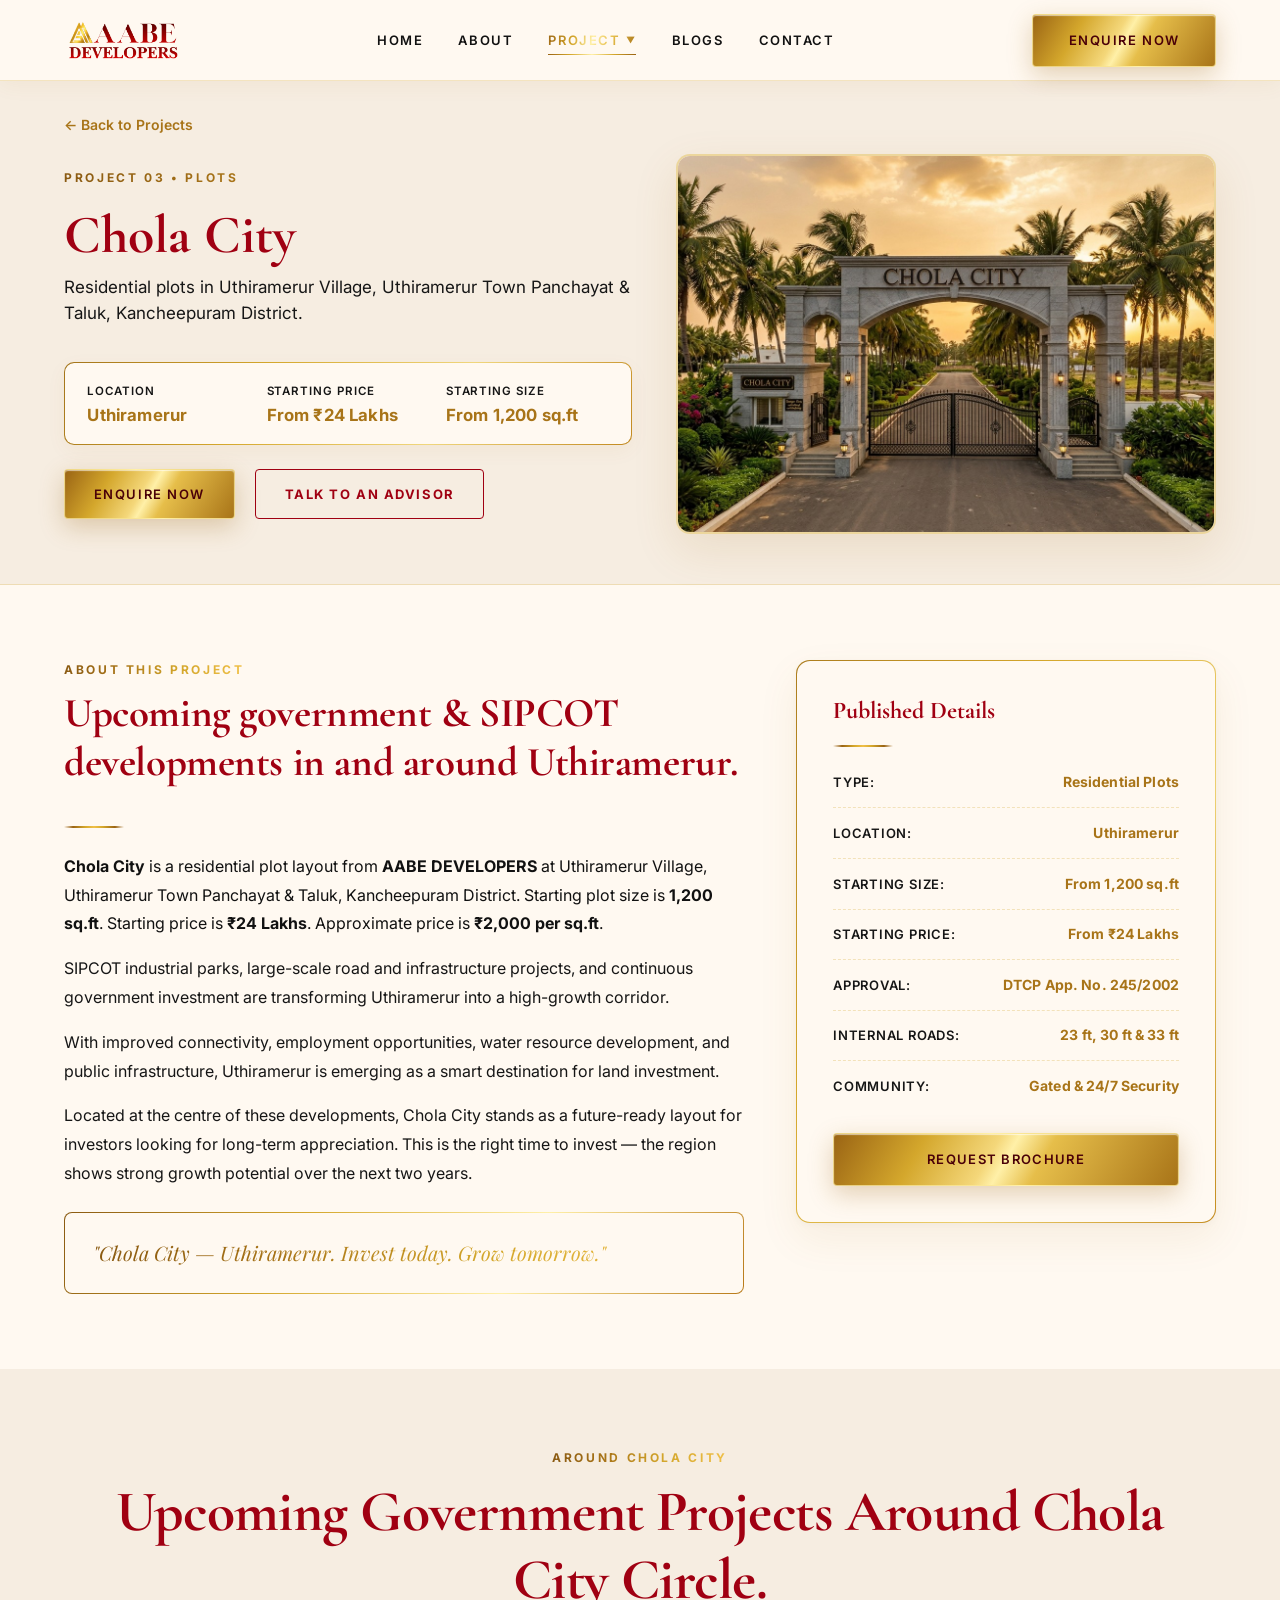
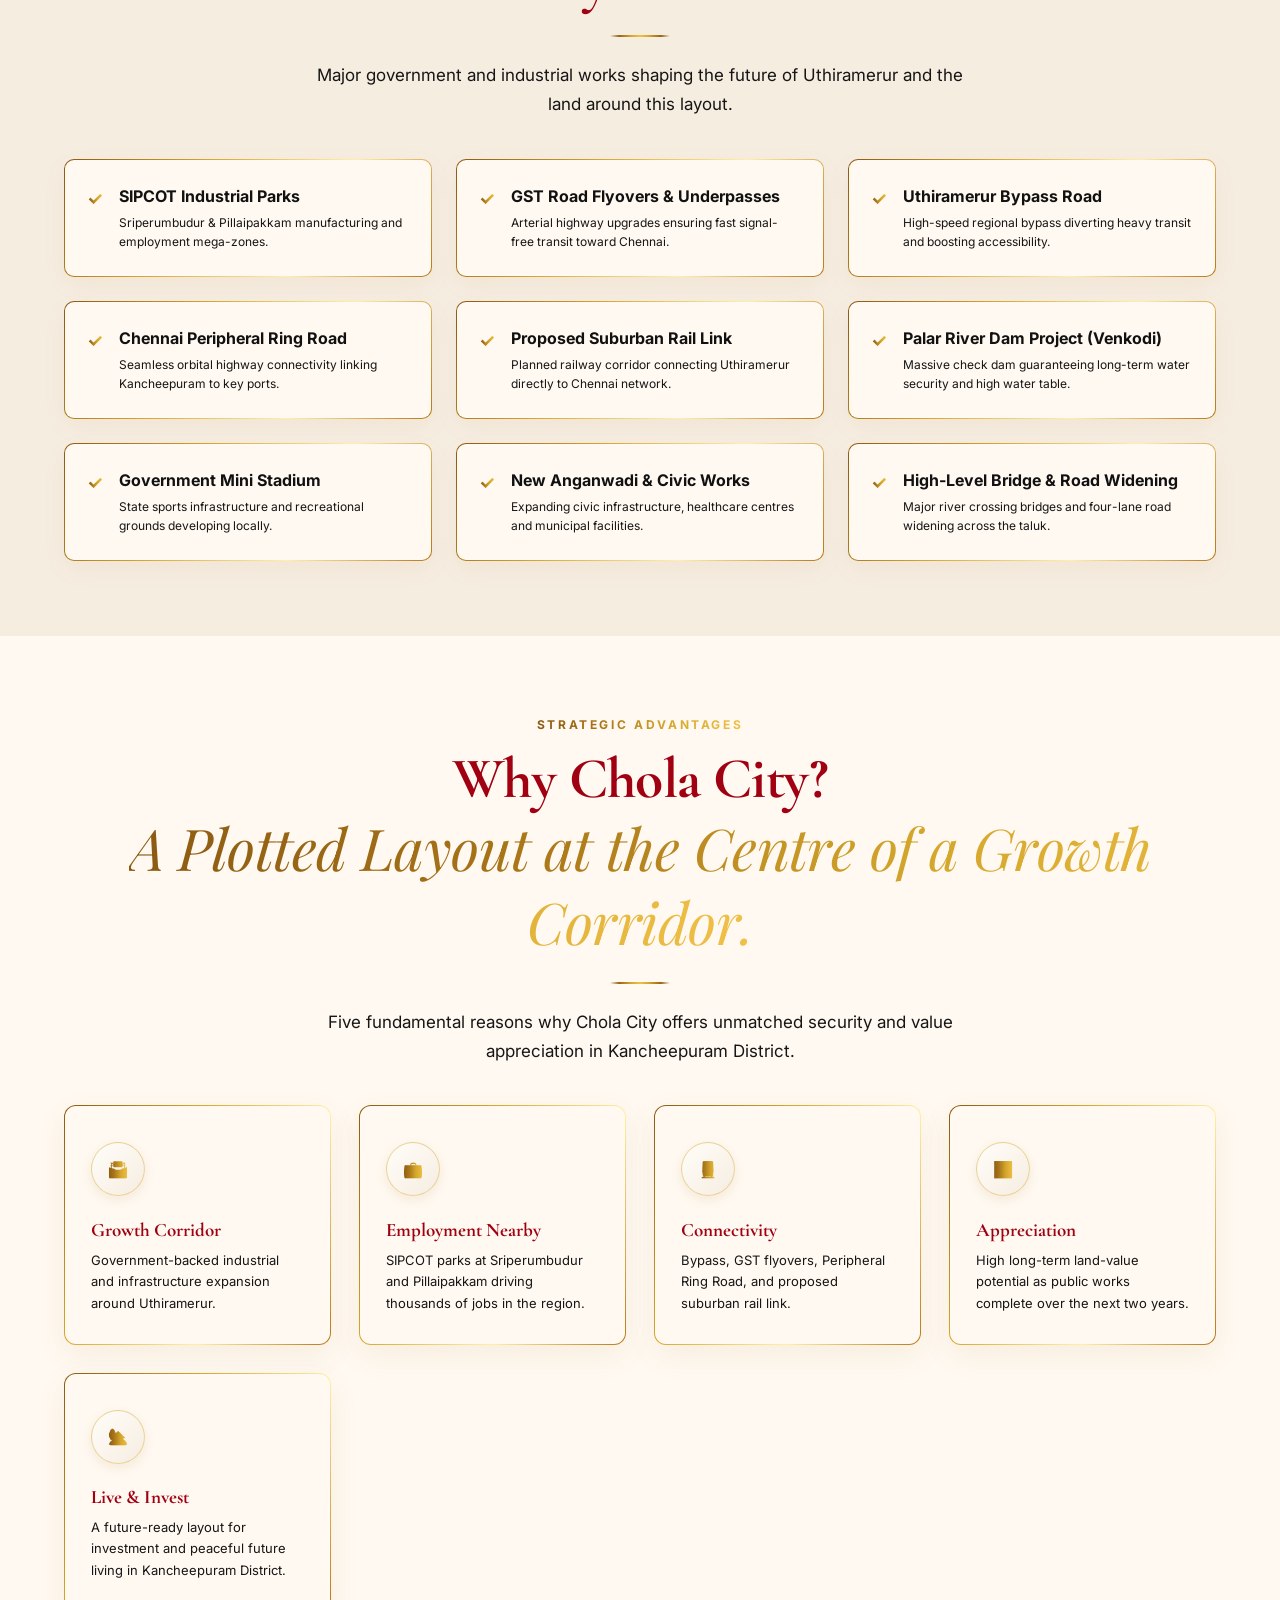
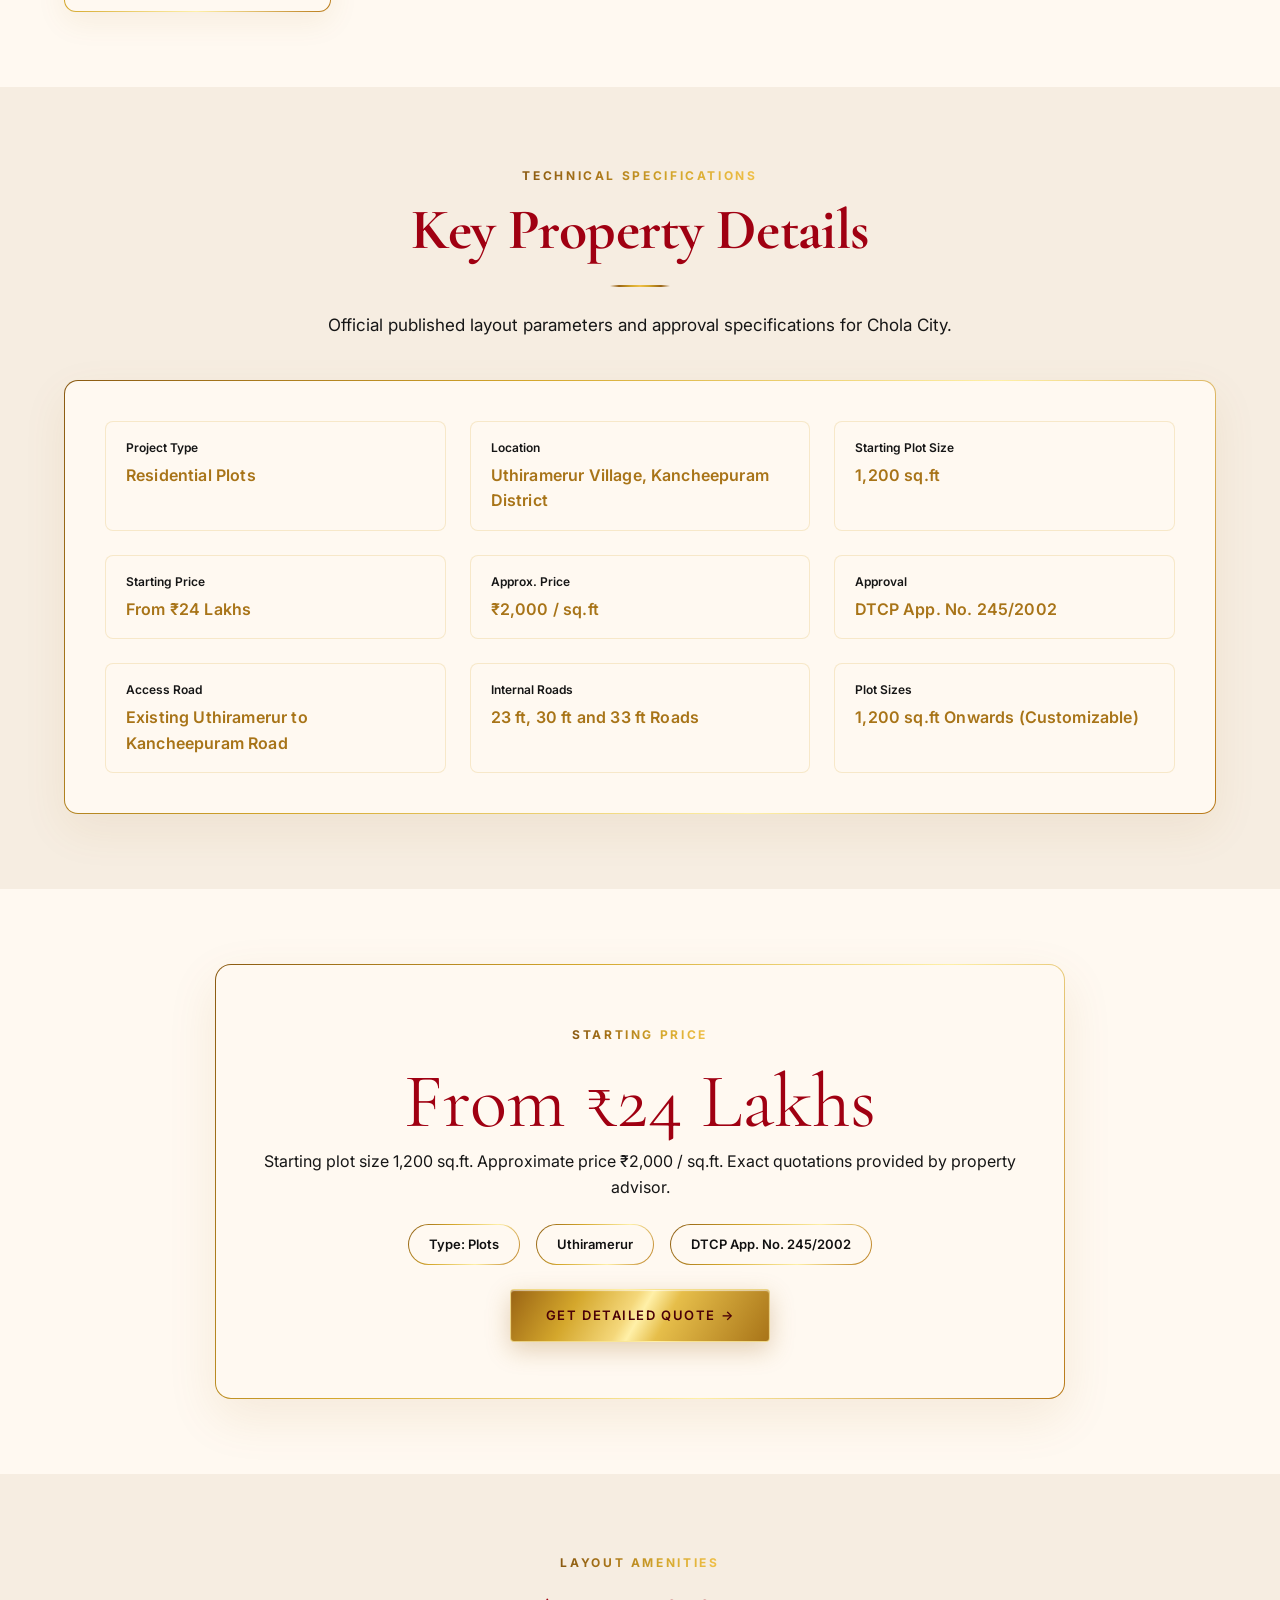
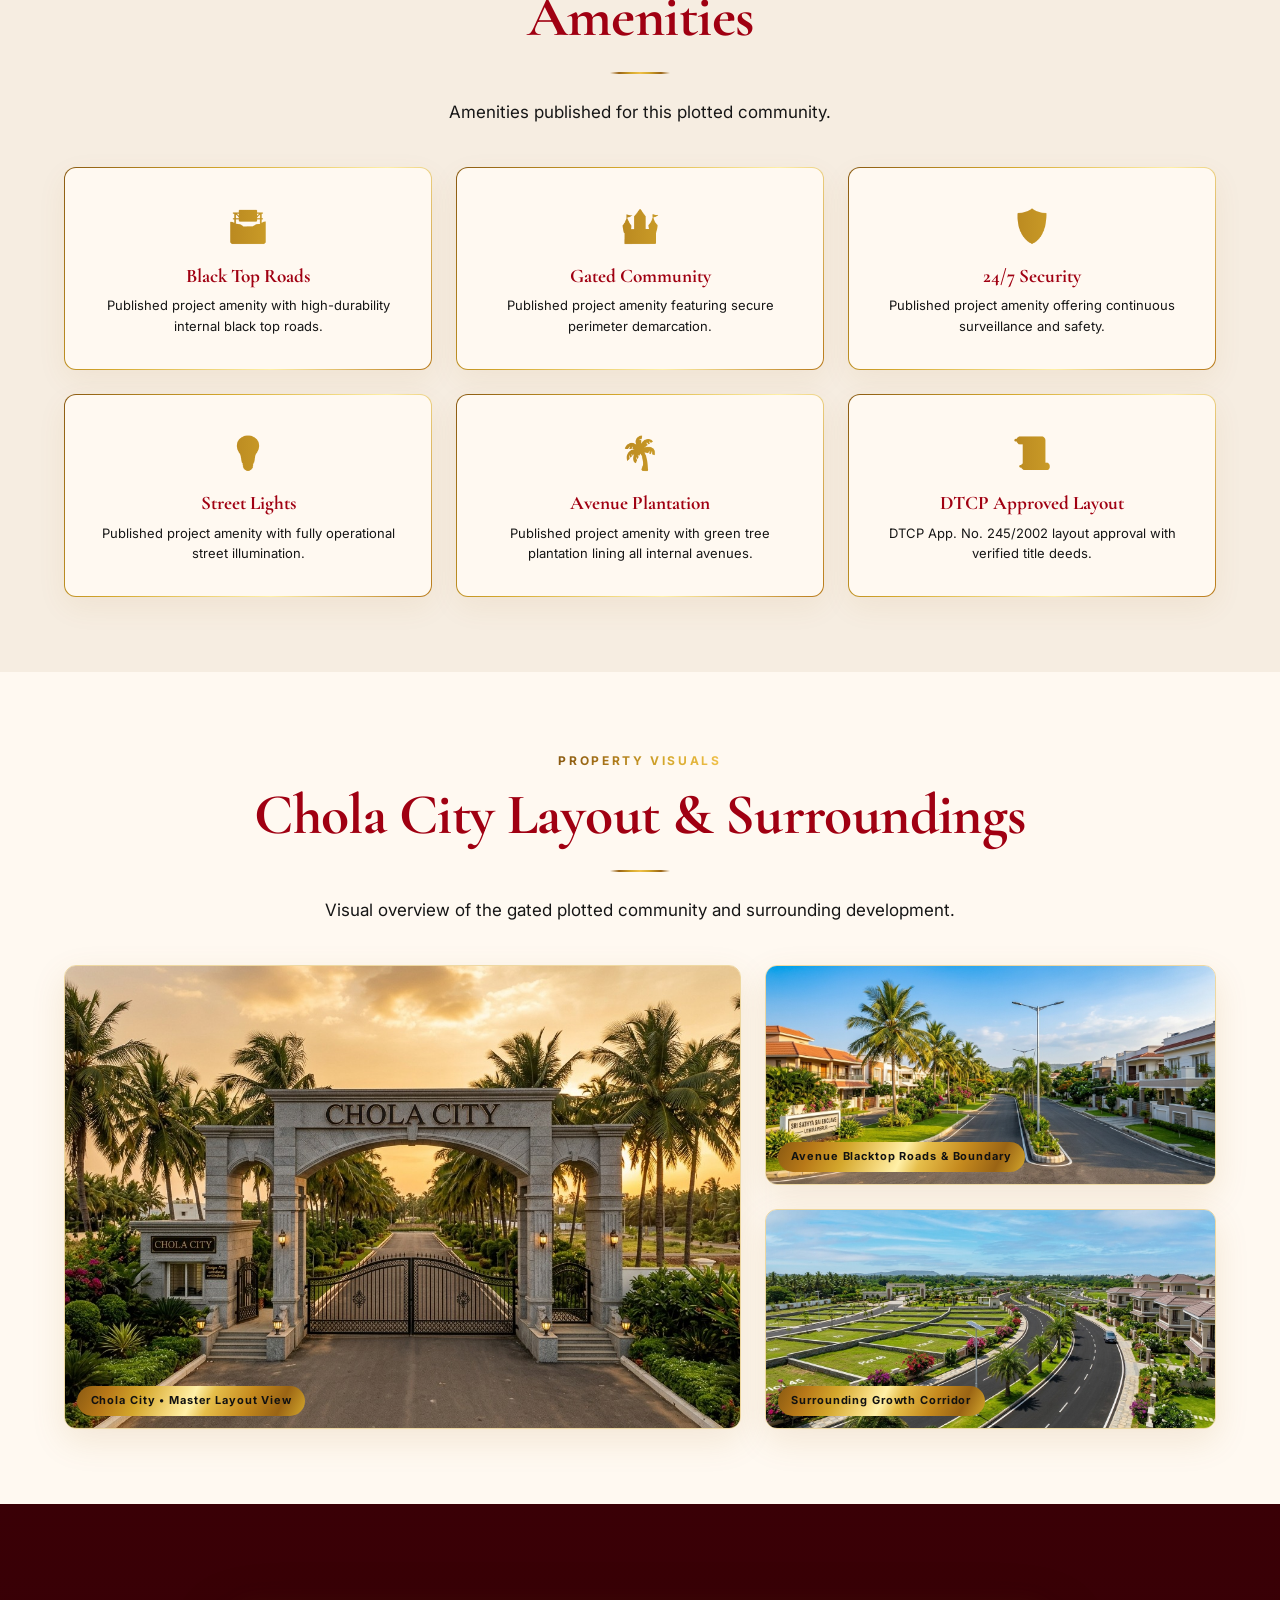
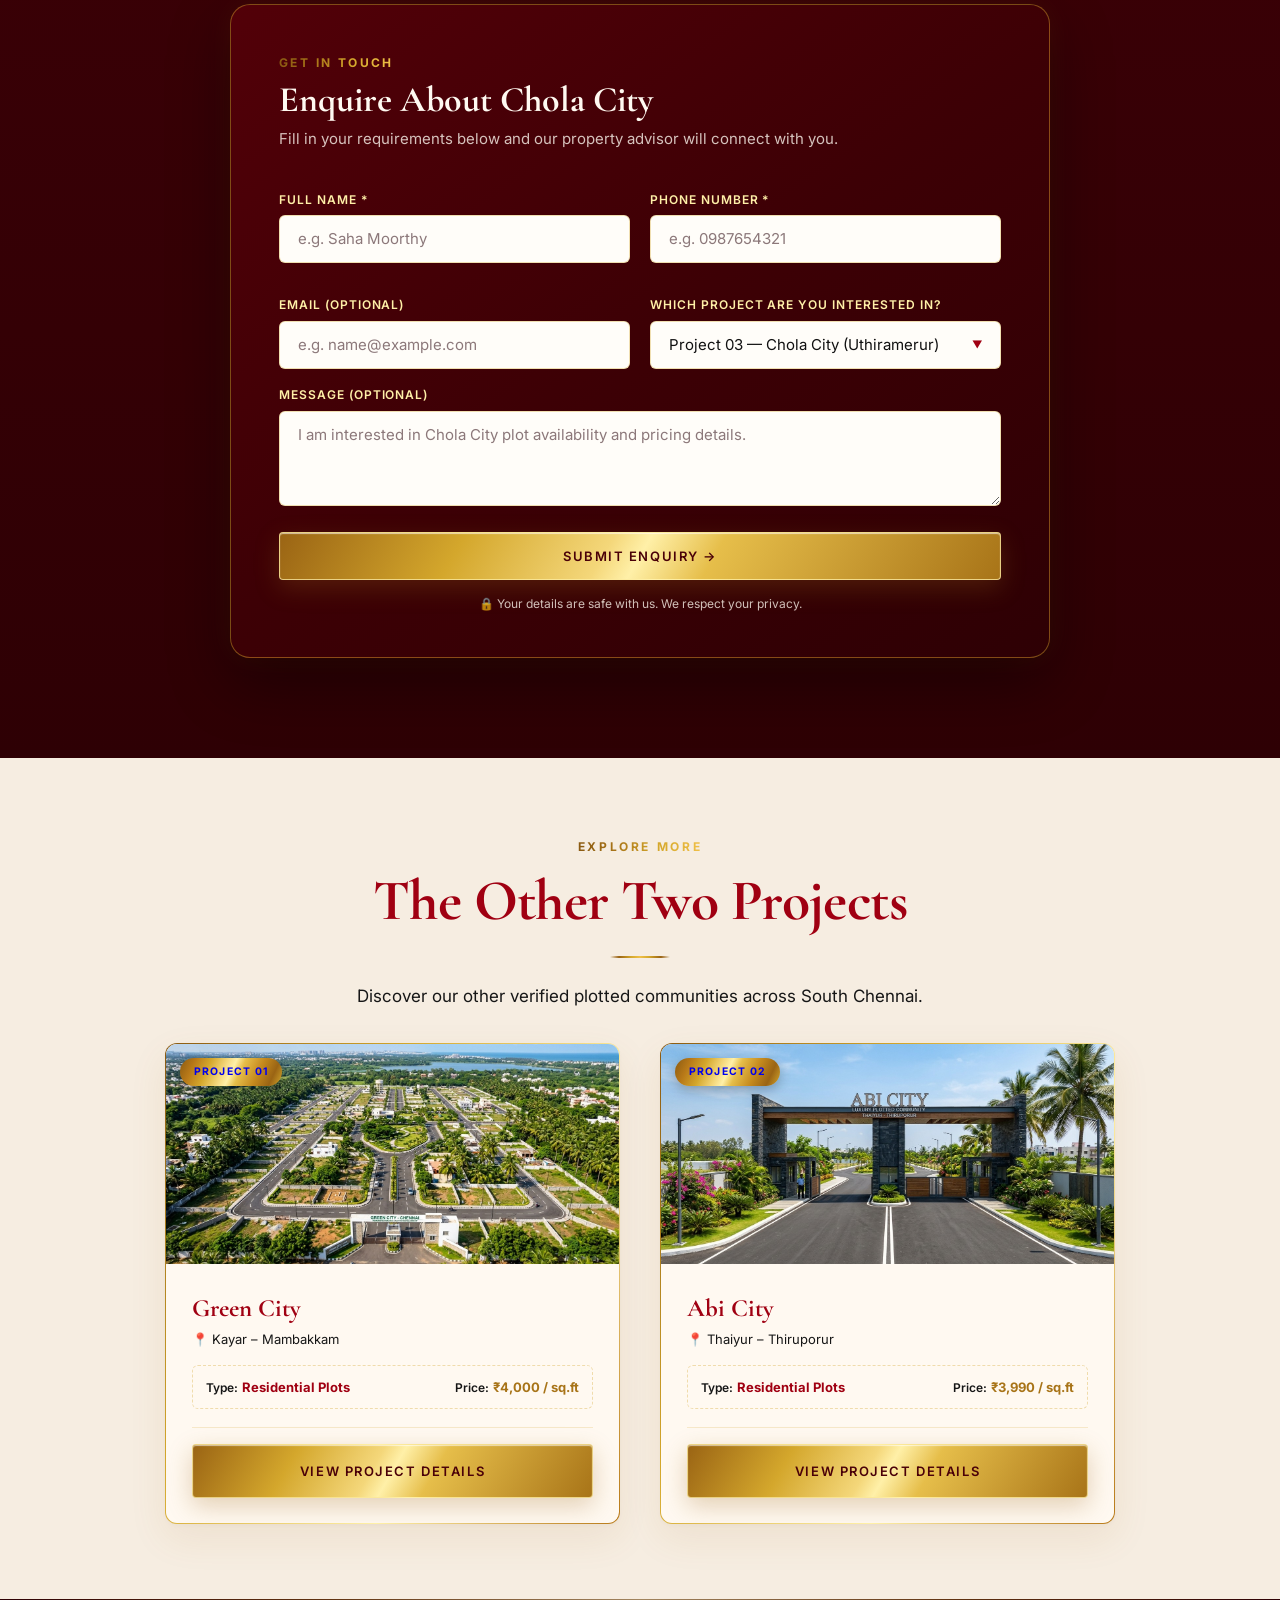
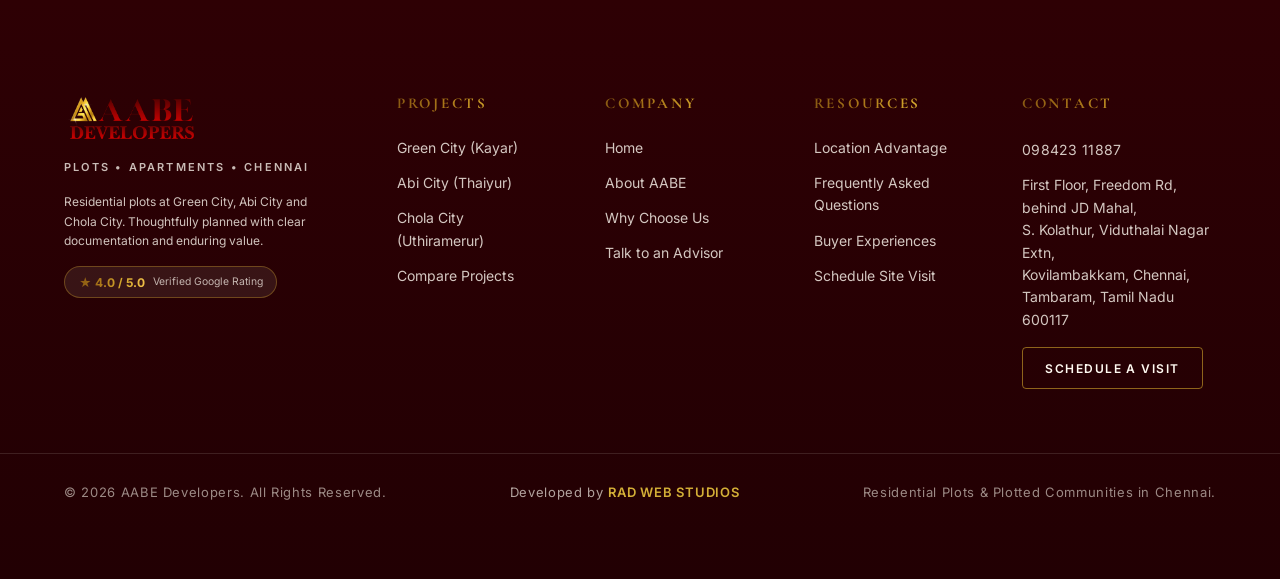
<file: plots/prime-town.html>
<!DOCTYPE html>
<html lang="en">
<head>
    <meta charset="UTF-8">
    <meta name="viewport" content="width=device-width, initial-scale=1.0">
    <title>Chola City — Uthiramerur, Kancheepuram | AABE Developers</title>
    <meta name="description" content="Chola City residential plots in Uthiramerur Village, Kancheepuram District from AABE Developers. Starting plot size 1,200 sq.ft. Starting price ₹24 Lakhs (Approx. ₹2,000 / sq.ft). DTCP App. No. 245/2002 with black top roads, gated community and 24/7 security.">
    <meta name="theme-color" content="#4A0008">

    <!-- Google Fonts -->
    <link rel="preconnect" href="https://fonts.googleapis.com">
    <link rel="preconnect" href="https://fonts.gstatic.com" crossorigin>
    <link href="https://fonts.googleapis.com/css2?family=Cormorant+Garamond:ital,wght@0,500;0,600;0,700;1,400;1,600&family=Inter:wght@300;400;500;600;700&family=Playfair+Display:ital,wght@0,600;1,400;1,600&display=swap" rel="stylesheet">

    <!-- Stylesheets -->
    <link rel="stylesheet" href="../css/style.css">
    <link rel="stylesheet" href="../css/animations.css">
    <link rel="stylesheet" href="../css/responsive.css">
</head>
<body class="bg-ivory text-dark">
    <!-- Brand Ribbon Accent -->
    <div class="brand-ribbon"></div>

    <!-- 01. NAVIGATION BAR -->
    <header class="navbar property-navbar" id="navbar">
        <div class="container nav-container">
            <a href="../index.html" class="logo" aria-label="AABE Developers Home">
                <img src="../assets/images/aabe-developers-logo-cropped.png" alt="AABE DEVELOPERS" class="logo-brand-img">
            </a>

            <nav class="nav-links">
                <a href="../index.html" class="nav-link">HOME</a>
                <a href="../about.html" class="nav-link">ABOUT</a>
                <div class="nav-item-dropdown">
                    <a href="../projects.html" class="nav-link nav-link-dropdown active">PROJECT <span class="dropdown-arrow">▼</span></a>
                    <div class="dropdown-menu">
                        <a href="../projects.html#plots" class="dropdown-item">PLOTS</a>
                        <a href="../projects.html#apartments" class="dropdown-item">APARTMENTS</a>
                    </div>
                </div>
                <a href="../blogs.html" class="nav-link">BLOGS</a>
                <a href="#enquiry" class="nav-link">CONTACT</a>
            </nav>

            <div class="nav-actions">
                <a href="#enquiry" class="btn btn-gold btn-nav-enquire gold-shimmer">ENQUIRE NOW</a>
                <button class="hamburger" aria-label="Menu" aria-expanded="false">
                    <span class="line"></span>
                    <span class="line"></span>
                </button>
            </div>
        </div>

        <!-- Mobile Navigation Menu -->
        <div class="mobile-menu">
            <div class="mobile-nav-links">
                <a href="../index.html" class="mobile-nav-link">HOME</a>
                <a href="../about.html" class="mobile-nav-link">ABOUT</a>
                <div class="mobile-dropdown-wrap open">
                    <div class="mobile-dropdown-header">
                        <a href="../projects.html" class="mobile-nav-link mobile-dropdown-title active">PROJECT</a>
                        <button class="mobile-dropdown-toggle" aria-label="Toggle Project submenu">▼</button>
                    </div>
                    <div class="mobile-dropdown-sublinks">
                        <a href="../projects.html#plots" class="mobile-nav-sublink">PLOTS</a>
                        <a href="../projects.html#apartments" class="mobile-nav-sublink">APARTMENTS</a>
                    </div>
                </div>
                <a href="../blogs.html" class="mobile-nav-link">BLOGS</a>
                <a href="#enquiry" class="mobile-nav-link">CONTACT</a>
                <a href="#enquiry" class="btn btn-gold mt-4 w-full gold-shimmer">ENQUIRE NOW</a>
            </div>
        </div>
    </header>

    <main class="page-main pt-nav">
        <!-- 01. PROPERTY DETAIL HERO -->
        <section class="detail-hero-section section-padding bg-cream" id="hero">
            <div class="container">
                <div class="detail-hero-breadcrumb reveal-up">
                    <a href="../projects.html" class="back-link">
                        &larr; Back to Projects
                    </a>
                </div>

                <div class="detail-hero-grid mt-2">
                    <div class="detail-hero-content reveal-left">
                        <span class="section-label gold-text">PROJECT 03 &bull; PLOTS</span>
                        <h1 class="detail-hero-title text-red">Chola City</h1>
                        <p class="detail-hero-subtitle text-muted">Residential plots in Uthiramerur Village, Uthiramerur Town Panchayat & Taluk, Kancheepuram District.</p>
                        
                        <div class="hero-meta-strip bg-warm-white gold-border mt-3">
                            <div class="hero-meta-item">
                                <span class="property-detail-label text-muted">Location</span>
                                <strong class="property-detail-gold">Uthiramerur</strong>
                            </div>
                            <div class="hero-meta-item">
                                <span class="property-detail-label text-muted">Starting Price</span>
                                <strong class="property-detail-gold">From ₹24 Lakhs</strong>
                            </div>
                            <div class="hero-meta-item">
                                <span class="property-detail-label text-muted">Starting Size</span>
                                <strong class="property-detail-gold">From 1,200 sq.ft</strong>
                            </div>
                        </div>

                        <div class="hero-cta-group mt-4">
                            <a href="#enquiry" class="btn btn-gold gold-shimmer">ENQUIRE NOW</a>
                            <a href="tel:09842311887" class="btn btn-outline-dark">TALK TO AN ADVISOR</a>
                        </div>
                    </div>

                    <div class="detail-hero-visual reveal-right">
                        <div class="highlight-image">
                            <img src="../assets/images/chola-city-exact.jpg" alt="Chola City Gated Community Plots in Uthiramerur" loading="eager">
                        </div>
                    </div>
                </div>
            </div>
        </section>

        <!-- 02. PROPERTY INTRO (ABOUT THIS PROJECT) -->
        <section class="section-padding bg-ivory" id="about-project">
            <div class="container">
                <div class="property-intro-grid">
                    <div class="property-intro-copy reveal-left">
                        <span class="section-label gold-text">ABOUT THIS PROJECT</span>
                        <h2 class="section-heading text-red">Upcoming government & SIPCOT developments in and around Uthiramerur.</h2>
                        <div class="gold-divider"></div>
                        
                        <p class="text-body text-dark leading-relaxed">
                            <strong>Chola City</strong> is a residential plot layout from <strong>AABE DEVELOPERS</strong> at Uthiramerur Village, Uthiramerur Town Panchayat & Taluk, Kancheepuram District. Starting plot size is <strong>1,200 sq.ft</strong>. Starting price is <strong>₹24 Lakhs</strong>. Approximate price is <strong>₹2,000 per sq.ft</strong>.
                        </p>
                        <p class="text-body text-muted leading-relaxed mt-3">
                            SIPCOT industrial parks, large-scale road and infrastructure projects, and continuous government investment are transforming Uthiramerur into a high-growth corridor.
                        </p>
                        <p class="text-body text-muted leading-relaxed mt-3">
                            With improved connectivity, employment opportunities, water resource development, and public infrastructure, Uthiramerur is emerging as a smart destination for land investment.
                        </p>
                        <p class="text-body text-muted leading-relaxed mt-3">
                            Located at the centre of these developments, Chola City stands as a future-ready layout for investors looking for long-term appreciation. This is the right time to invest — the region shows strong growth potential over the next two years.
                        </p>

                        <div class="project-quote-banner bg-cream gold-border mt-4">
                            <p class="italic-serif gold-text text-lg">
                                "Chola City — Uthiramerur. Invest today. Grow tomorrow."
                            </p>
                        </div>
                    </div>

                    <aside class="property-sidebar reveal-right">
                        <div class="sidebar-card bg-warm-white gold-border">
                            <h3 class="sidebar-title text-red">Published Details</h3>
                            <div class="gold-divider"></div>
                            
                            <ul class="sidebar-meta-list">
                                <li>
                                    <span class="property-detail-label text-muted">Type:</span>
                                    <strong class="property-detail-gold">Residential Plots</strong>
                                </li>
                                <li>
                                    <span class="property-detail-label text-muted">Location:</span>
                                    <strong class="property-detail-gold">Uthiramerur</strong>
                                </li>
                                <li>
                                    <span class="property-detail-label text-muted">Starting Size:</span>
                                    <strong class="property-detail-gold">From 1,200 sq.ft</strong>
                                </li>
                                <li>
                                    <span class="property-detail-label text-muted">Starting Price:</span>
                                    <strong class="property-detail-gold">From ₹24 Lakhs</strong>
                                </li>
                                <li>
                                    <span class="property-detail-label text-muted">Approval:</span>
                                    <strong class="property-detail-gold">DTCP App. No. 245/2002</strong>
                                </li>
                                <li>
                                    <span class="property-detail-label text-muted">Internal Roads:</span>
                                    <strong class="property-detail-gold">23 ft, 30 ft & 33 ft</strong>
                                </li>
                                <li>
                                    <span class="property-detail-label text-muted">Community:</span>
                                    <strong class="property-detail-gold">Gated & 24/7 Security</strong>
                                </li>
                            </ul>

                            <a href="#enquiry" class="btn btn-gold w-full gold-shimmer mt-4">REQUEST BROCHURE</a>
                        </div>
                    </aside>
                </div>
            </div>
        </section>

        <!-- 03. AROUND CHOLA CITY (INFRASTRUCTURE & GOVERNMENT PROJECTS) -->
        <section class="section-padding bg-cream" id="around-chola-city">
            <div class="container">
                <div class="section-header text-center reveal-up">
                    <span class="section-label gold-text">AROUND CHOLA CITY</span>
                    <h2 class="section-heading text-red">Upcoming Government Projects Around Chola City Circle.</h2>
                    <div class="gold-divider"></div>
                    <p class="section-subtitle mx-auto text-muted">
                        Major government and industrial works shaping the future of Uthiramerur and the land around this layout.
                    </p>
                </div>

                <div class="corridor-checklist-grid mt-5">
                    <div class="corridor-point-card bg-warm-white gold-border reveal-up">
                        <span class="check-icon gold-text">✓</span>
                        <div class="corridor-point-text">
                            <strong>SIPCOT Industrial Parks</strong>
                            <p class="text-xs text-muted mt-1">Sriperumbudur & Pillaipakkam manufacturing and employment mega-zones.</p>
                        </div>
                    </div>

                    <div class="corridor-point-card bg-warm-white gold-border reveal-up delay-1">
                        <span class="check-icon gold-text">✓</span>
                        <div class="corridor-point-text">
                            <strong>GST Road Flyovers & Underpasses</strong>
                            <p class="text-xs text-muted mt-1">Arterial highway upgrades ensuring fast signal-free transit toward Chennai.</p>
                        </div>
                    </div>

                    <div class="corridor-point-card bg-warm-white gold-border reveal-up delay-2">
                        <span class="check-icon gold-text">✓</span>
                        <div class="corridor-point-text">
                            <strong>Uthiramerur Bypass Road</strong>
                            <p class="text-xs text-muted mt-1">High-speed regional bypass diverting heavy transit and boosting accessibility.</p>
                        </div>
                    </div>

                    <div class="corridor-point-card bg-warm-white gold-border reveal-up">
                        <span class="check-icon gold-text">✓</span>
                        <div class="corridor-point-text">
                            <strong>Chennai Peripheral Ring Road</strong>
                            <p class="text-xs text-muted mt-1">Seamless orbital highway connectivity linking Kancheepuram to key ports.</p>
                        </div>
                    </div>

                    <div class="corridor-point-card bg-warm-white gold-border reveal-up delay-1">
                        <span class="check-icon gold-text">✓</span>
                        <div class="corridor-point-text">
                            <strong>Proposed Suburban Rail Link</strong>
                            <p class="text-xs text-muted mt-1">Planned railway corridor connecting Uthiramerur directly to Chennai network.</p>
                        </div>
                    </div>

                    <div class="corridor-point-card bg-warm-white gold-border reveal-up delay-2">
                        <span class="check-icon gold-text">✓</span>
                        <div class="corridor-point-text">
                            <strong>Palar River Dam Project (Venkodi)</strong>
                            <p class="text-xs text-muted mt-1">Massive check dam guaranteeing long-term water security and high water table.</p>
                        </div>
                    </div>

                    <div class="corridor-point-card bg-warm-white gold-border reveal-up">
                        <span class="check-icon gold-text">✓</span>
                        <div class="corridor-point-text">
                            <strong>Government Mini Stadium</strong>
                            <p class="text-xs text-muted mt-1">State sports infrastructure and recreational grounds developing locally.</p>
                        </div>
                    </div>

                    <div class="corridor-point-card bg-warm-white gold-border reveal-up delay-1">
                        <span class="check-icon gold-text">✓</span>
                        <div class="corridor-point-text">
                            <strong>New Anganwadi & Civic Works</strong>
                            <p class="text-xs text-muted mt-1">Expanding civic infrastructure, healthcare centres and municipal facilities.</p>
                        </div>
                    </div>

                    <div class="corridor-point-card bg-warm-white gold-border reveal-up delay-2">
                        <span class="check-icon gold-text">✓</span>
                        <div class="corridor-point-text">
                            <strong>High-Level Bridge & Road Widening</strong>
                            <p class="text-xs text-muted mt-1">Major river crossing bridges and four-lane road widening across the taluk.</p>
                        </div>
                    </div>
                </div>
            </div>
        </section>

        <!-- 04. WHY CHOLA CITY? (GROWTH PILLARS) -->
        <section class="section-padding bg-ivory" id="why-chola-city">
            <div class="container">
                <div class="section-header text-center reveal-up">
                    <span class="section-label gold-text">STRATEGIC ADVANTAGES</span>
                    <h2 class="section-heading text-red">Why Chola City?<br><span class="italic-serif gold-text">A Plotted Layout at the Centre of a Growth Corridor.</span></h2>
                    <div class="gold-divider"></div>
                    <p class="section-subtitle mx-auto text-muted">
                        Five fundamental reasons why Chola City offers unmatched security and value appreciation in Kancheepuram District.
                    </p>
                </div>

                <div class="benefits-grid mt-5">
                    <div class="benefit-item bg-warm-white gold-border reveal-up">
                        <div class="benefit-icon-circle">
                            <span class="gold-text text-xl">🛣️</span>
                        </div>
                        <h4 class="benefit-title text-red">Growth Corridor</h4>
                        <p class="benefit-desc text-muted">Government-backed industrial and infrastructure expansion around Uthiramerur.</p>
                    </div>

                    <div class="benefit-item bg-warm-white gold-border reveal-up delay-1">
                        <div class="benefit-icon-circle">
                            <span class="gold-text text-xl">💼</span>
                        </div>
                        <h4 class="benefit-title text-red">Employment Nearby</h4>
                        <p class="benefit-desc text-muted">SIPCOT parks at Sriperumbudur and Pillaipakkam driving thousands of jobs in the region.</p>
                    </div>

                    <div class="benefit-item bg-warm-white gold-border reveal-up delay-2">
                        <div class="benefit-icon-circle">
                            <span class="gold-text text-xl">🚆</span>
                        </div>
                        <h4 class="benefit-title text-red">Connectivity</h4>
                        <p class="benefit-desc text-muted">Bypass, GST flyovers, Peripheral Ring Road, and proposed suburban rail link.</p>
                    </div>

                    <div class="benefit-item bg-warm-white gold-border reveal-up delay-3">
                        <div class="benefit-icon-circle">
                            <span class="gold-text text-xl">📈</span>
                        </div>
                        <h4 class="benefit-title text-red">Appreciation</h4>
                        <p class="benefit-desc text-muted">High long-term land-value potential as public works complete over the next two years.</p>
                    </div>

                    <div class="benefit-item bg-warm-white gold-border reveal-up delay-4">
                        <div class="benefit-icon-circle">
                            <span class="gold-text text-xl">🏡</span>
                        </div>
                        <h4 class="benefit-title text-red">Live & Invest</h4>
                        <p class="benefit-desc text-muted">A future-ready layout for investment and peaceful future living in Kancheepuram District.</p>
                    </div>
                </div>
            </div>
        </section>

        <!-- 05. KEY PROPERTY DETAILS -->
        <section class="section-padding bg-cream" id="property-specs">
            <div class="container">
                <div class="section-header text-center reveal-up">
                    <span class="section-label gold-text">TECHNICAL SPECIFICATIONS</span>
                    <h2 class="section-heading text-red">Key Property Details</h2>
                    <div class="gold-divider"></div>
                    <p class="section-subtitle mx-auto text-muted">Official published layout parameters and approval specifications for Chola City.</p>
                </div>

                <div class="specs-table-card bg-warm-white gold-border reveal-up mt-5">
                    <div class="specs-grid-layout">
                        <div class="spec-cell">
                            <span class="property-detail-label text-muted">Project Type</span>
                            <strong class="property-detail-gold">Residential Plots</strong>
                        </div>
                        <div class="spec-cell">
                            <span class="property-detail-label text-muted">Location</span>
                            <strong class="property-detail-gold">Uthiramerur Village, Kancheepuram District</strong>
                        </div>
                        <div class="spec-cell">
                            <span class="property-detail-label text-muted">Starting Plot Size</span>
                            <strong class="property-detail-gold">1,200 sq.ft</strong>
                        </div>
                        <div class="spec-cell">
                            <span class="property-detail-label text-muted">Starting Price</span>
                            <strong class="property-detail-gold">From ₹24 Lakhs</strong>
                        </div>
                        <div class="spec-cell">
                            <span class="property-detail-label text-muted">Approx. Price</span>
                            <strong class="property-detail-gold">₹2,000 / sq.ft</strong>
                        </div>
                        <div class="spec-cell">
                            <span class="property-detail-label text-muted">Approval</span>
                            <strong class="property-detail-gold">DTCP App. No. 245/2002</strong>
                        </div>
                        <div class="spec-cell">
                            <span class="property-detail-label text-muted">Access Road</span>
                            <strong class="property-detail-gold">Existing Uthiramerur to Kancheepuram Road</strong>
                        </div>
                        <div class="spec-cell">
                            <span class="property-detail-label text-muted">Internal Roads</span>
                            <strong class="property-detail-gold">23 ft, 30 ft and 33 ft Roads</strong>
                        </div>
                        <div class="spec-cell">
                            <span class="property-detail-label text-muted">Plot Sizes</span>
                            <strong class="property-detail-gold">1,200 sq.ft Onwards (Customizable)</strong>
                        </div>
                    </div>
                </div>
            </div>
        </section>

        <!-- 06. STARTING PRICE & VALUATION PANEL -->
        <section class="section-padding bg-ivory" id="pricing">
            <div class="container">
                <div class="price-hero-card bg-warm-white gold-border reveal-up text-center">
                    <span class="section-label gold-text">STARTING PRICE</span>
                    <div class="price-hero-amount text-red font-serif mt-2">
                        From ₹24 Lakhs
                    </div>
                    <p class="text-muted mt-2">Starting plot size 1,200 sq.ft. Approximate price ₹2,000 / sq.ft. Exact quotations provided by property advisor.</p>
                    
                    <div class="price-badges-flex mt-4">
                        <span class="price-pill bg-cream gold-border">Type: Plots</span>
                        <span class="price-pill bg-cream gold-border">Uthiramerur</span>
                        <span class="price-pill bg-cream gold-border">DTCP App. No. 245/2002</span>
                    </div>

                    <div class="mt-4">
                        <a href="#enquiry" class="btn btn-gold gold-shimmer">GET DETAILED QUOTE &rarr;</a>
                    </div>
                </div>
            </div>
        </section>

        <!-- 07. AMENITIES -->
        <section class="section-padding bg-cream" id="amenities">
            <div class="container">
                <div class="section-header text-center reveal-up">
                    <span class="section-label gold-text">LAYOUT AMENITIES</span>
                    <h2 class="section-heading text-red">Amenities</h2>
                    <div class="gold-divider"></div>
                    <p class="section-subtitle mx-auto text-muted">Amenities published for this plotted community.</p>
                </div>

                <div class="amenities-grid amenities-grid-6 mt-5">
                    <div class="amenity-card bg-warm-white gold-border reveal-up">
                        <div class="amenity-icon gold-text">🛣️</div>
                        <h4 class="amenity-title text-red">Black Top Roads</h4>
                        <p class="amenity-desc text-muted">Published project amenity with high-durability internal black top roads.</p>
                    </div>

                    <div class="amenity-card bg-warm-white gold-border reveal-up delay-1">
                        <div class="amenity-icon gold-text">🏰</div>
                        <h4 class="amenity-title text-red">Gated Community</h4>
                        <p class="amenity-desc text-muted">Published project amenity featuring secure perimeter demarcation.</p>
                    </div>

                    <div class="amenity-card bg-warm-white gold-border reveal-up delay-2">
                        <div class="amenity-icon gold-text">🛡️</div>
                        <h4 class="amenity-title text-red">24/7 Security</h4>
                        <p class="amenity-desc text-muted">Published project amenity offering continuous surveillance and safety.</p>
                    </div>

                    <div class="amenity-card bg-warm-white gold-border reveal-up">
                        <div class="amenity-icon gold-text">💡</div>
                        <h4 class="amenity-title text-red">Street Lights</h4>
                        <p class="amenity-desc text-muted">Published project amenity with fully operational street illumination.</p>
                    </div>

                    <div class="amenity-card bg-warm-white gold-border delay-1 reveal-up">
                        <div class="amenity-icon gold-text">🌴</div>
                        <h4 class="amenity-title text-red">Avenue Plantation</h4>
                        <p class="amenity-desc text-muted">Published project amenity with green tree plantation lining all internal avenues.</p>
                    </div>

                    <div class="amenity-card bg-warm-white gold-border delay-2 reveal-up">
                        <div class="amenity-icon gold-text">📜</div>
                        <h4 class="amenity-title text-red">DTCP Approved Layout</h4>
                        <p class="amenity-desc text-muted">DTCP App. No. 245/2002 layout approval with verified title deeds.</p>
                    </div>
                </div>
            </div>
        </section>

        <!-- 08. PROPERTY IMAGES GALLERY -->
        <section class="section-padding bg-ivory" id="gallery">
            <div class="container">
                <div class="section-header text-center reveal-up">
                    <span class="section-label gold-text">PROPERTY VISUALS</span>
                    <h2 class="section-heading text-red">Chola City Layout & Surroundings</h2>
                    <div class="gold-divider"></div>
                    <p class="section-subtitle mx-auto text-muted">Visual overview of the gated plotted community and surrounding development.</p>
                </div>

                <div class="gallery-grid mt-5">
                    <div class="gallery-item gallery-item-large reveal-up">
                        <img src="../assets/images/chola-city-exact.jpg" alt="Chola City Layout Overview" loading="lazy">
                        <div class="gallery-caption gold-metallic">Chola City &bull; Master Layout View</div>
                    </div>
                    <div class="gallery-item reveal-up delay-1">
                        <img src="../assets/images/dev-3.jpg" alt="Plotted Infrastructure in Uthiramerur" loading="lazy">
                        <div class="gallery-caption gold-metallic">Avenue Blacktop Roads & Boundary</div>
                    </div>
                    <div class="gallery-item reveal-up delay-2">
                        <img src="../assets/images/hero-plots.jpg" alt="Uthiramerur Kancheepuram Corridors" loading="lazy">
                        <div class="gallery-caption gold-metallic">Surrounding Growth Corridor</div>
                    </div>
                </div>
            </div>
        </section>

        <!-- 09. ENQUIRY FORM -->
        <section class="enquiry-cta-section section-padding" id="enquiry">
            <div class="container">
                <div class="enquiry-card-wrapper reveal-up">
                    <div class="cta-form-card gold-border">
                        <div class="form-card-header">
                            <span class="form-tag gold-text">GET IN TOUCH</span>
                            <h3 class="form-title text-ivory">Enquire About Chola City</h3>
                            <p class="form-subtitle text-muted-ivory mt-2">Fill in your requirements below and our property advisor will connect with you.</p>
                        </div>
                        
                        <form id="contact-form" class="enquiry-form mt-4" novalidate>
                            <div class="form-row-2">
                                <div class="form-group">
                                    <label for="name">Full Name *</label>
                                    <input type="text" id="name" name="name" placeholder="e.g. Saha Moorthy" required>
                                    <span class="error-msg">Please enter your name</span>
                                </div>

                                <div class="form-group">
                                    <label for="phone">Phone Number *</label>
                                    <input type="tel" id="phone" name="phone" placeholder="e.g. 0987654321" required>
                                    <span class="error-msg">Valid phone number required</span>
                                </div>
                            </div>

                            <div class="form-row-2">
                                <div class="form-group">
                                    <label for="email">Email (Optional)</label>
                                    <input type="email" id="email" name="email" placeholder="e.g. name@example.com">
                                </div>
                                
                                <div class="form-group">
                                    <label for="interest">Which project are you interested in?</label>
                                    <div class="custom-select">
                                        <select id="interest" name="interest">
                                            <option value="Chola City" selected>Project 03 — Chola City (Uthiramerur)</option>
                                            <option value="Green City">Project 01 — Green City (Kayar – Mambakkam)</option>
                                            <option value="Abi City">Project 02 — Abi City (Thaiyur – Thiruporur)</option>
                                            <option value="Not sure — Help me choose">Not sure — Help me choose</option>
                                        </select>
                                    </div>
                                </div>
                            </div>

                            <div class="form-group">
                                <label for="message">Message (Optional)</label>
                                <textarea id="message" name="message" rows="3" placeholder="I am interested in Chola City plot availability and pricing details."></textarea>
                            </div>

                            <button type="submit" class="btn btn-gold w-full btn-submit gold-shimmer mt-2">
                                SUBMIT ENQUIRY &rarr;
                            </button>
                            
                            <p class="form-privacy-note text-center text-muted-ivory text-xs mt-3">
                                🔒 Your details are safe with us. We respect your privacy.
                            </p>
                            
                            <div class="form-success-msg hidden" id="form-success" style="display: none;">
                                ✓ Thank you! Your enquiry has been received. Our property advisor will connect with you shortly.
                            </div>
                        </form>
                    </div>
                </div>
            </div>
        </section>

        <!-- 10. THE OTHER TWO PROJECTS -->
        <section class="section-padding bg-cream" id="other-projects">
            <div class="container">
                <div class="section-header text-center reveal-up">
                    <span class="section-label gold-text">EXPLORE MORE</span>
                    <h2 class="section-heading text-red">The Other Two Projects</h2>
                    <div class="gold-divider"></div>
                    <p class="section-subtitle mx-auto text-muted">Discover our other verified plotted communities across South Chennai.</p>
                </div>

                <div class="other-projects-grid mt-5">
                    <!-- Project 01: Green City -->
                    <article class="plot-card bg-warm-white gold-border reveal-up">
                        <div class="plot-img-wrapper">
                            <a href="kayar-mambakkam.html" aria-label="View Green City Property Page">
                                <img src="../assets/images/green-city-exact.jpg" alt="Green City Residential Plots in Kayar Mambakkam" loading="lazy">
                                <div class="plot-badge gold-metallic">Project 01</div>
                            </a>
                        </div>
                        <div class="plot-content">
                            <h3 class="plot-title text-red">
                                <a href="kayar-mambakkam.html" class="text-red" style="text-decoration: none;">Green City</a>
                            </h3>
                            <p class="plot-location text-muted">📍 Kayar – Mambakkam</p>
                            <div class="plot-details">
                                <div class="detail-item"><span class="detail-label text-muted">Type:</span> <strong class="text-red">Residential Plots</strong></div>
                                <div class="detail-item"><span class="detail-label text-muted">Price:</span> <strong class="gold-text">₹4,000 / sq.ft</strong></div>
                            </div>
                            <div class="plot-card-actions">
                                <a href="kayar-mambakkam.html" class="btn btn-gold btn-sm gold-shimmer w-full text-center">VIEW PROJECT DETAILS</a>
                            </div>
                        </div>
                    </article>

                    <!-- Project 02: Abi City -->
                    <article class="plot-card bg-warm-white gold-border reveal-up delay-1">
                        <div class="plot-img-wrapper">
                            <a href="thaiyur-thiruporur.html" aria-label="View Abi City Property Page">
                                <img src="../assets/images/abi-city-exact.jpg" alt="Abi City Residential Plots in Thaiyur Thiruporur" loading="lazy">
                                <div class="plot-badge gold-metallic">Project 02</div>
                            </a>
                        </div>
                        <div class="plot-content">
                            <h3 class="plot-title text-red">
                                <a href="thaiyur-thiruporur.html" class="text-red" style="text-decoration: none;">Abi City</a>
                            </h3>
                            <p class="plot-location text-muted">📍 Thaiyur – Thiruporur</p>
                            <div class="plot-details">
                                <div class="detail-item"><span class="detail-label text-muted">Type:</span> <strong class="text-red">Residential Plots</strong></div>
                                <div class="detail-item"><span class="detail-label text-muted">Price:</span> <strong class="gold-text">₹3,990 / sq.ft</strong></div>
                            </div>
                            <div class="plot-card-actions">
                                <a href="thaiyur-thiruporur.html" class="btn btn-gold btn-sm gold-shimmer w-full text-center">VIEW PROJECT DETAILS</a>
                            </div>
                        </div>
                    </article>
                </div>
            </div>
        </section>
    </main>

    <!-- 13. MULTI-COLUMN PREMIUM FOOTER -->
    <footer class="footer bg-footer text-ivory">
        <div class="container footer-grid">
            <!-- Brand Column -->
            <div class="footer-brand">
                <a href="../index.html" class="footer-logo" aria-label="AABE DEVELOPERS Home">
                    <img src="../assets/images/aabe-developers-logo-cropped.png" alt="AABE DEVELOPERS" class="footer-brand-img">
                </a>
                <p class="footer-desc mt-2">PLOTS • APARTMENTS • CHENNAI</p>
                <p class="footer-brand-bio text-xs text-muted-ivory mt-3">
                    Residential plots at Green City, Abi City and Chola City. Thoughtfully planned with clear documentation and enduring value.
                </p>
                <div class="footer-rating-pill mt-3">
                    <span class="gold-text">★ 4.0 / 5.0</span>
                    <small>Verified Google Rating</small>
                </div>
            </div>
            
            <!-- Projects Column -->
            <div class="footer-col">
                <h4 class="footer-heading gold-text">PROJECTS</h4>
                <div class="footer-links">
                    <a href="kayar-mambakkam.html">Green City (Kayar)</a>
                    <a href="thaiyur-thiruporur.html">Abi City (Thaiyur)</a>
                    <a href="prime-town.html">Chola City (Uthiramerur)</a>
                    <a href="../index.html#compare">Compare Projects</a>
                </div>
            </div>

            <!-- Company Column -->
            <div class="footer-col">
                <h4 class="footer-heading gold-text">COMPANY</h4>
                <div class="footer-links">
                    <a href="../index.html">Home</a>
                    <a href="../about.html">About AABE</a>
                    <a href="../index.html#why-us">Why Choose Us</a>
                    <a href="#enquiry">Talk to an Advisor</a>
                </div>
            </div>
            
            <!-- Resources Column -->
            <div class="footer-col">
                <h4 class="footer-heading gold-text">RESOURCES</h4>
                <div class="footer-links">
                    <a href="../index.html#locations">Location Advantage</a>
                    <a href="../index.html#faq">Frequently Asked Questions</a>
                    <a href="../index.html#testimonials">Buyer Experiences</a>
                    <a href="#enquiry">Schedule Site Visit</a>
                </div>
            </div>
            
            <!-- Get In Touch Column -->
            <div class="footer-col footer-contact-col">
                <h4 class="footer-heading gold-text">CONTACT</h4>
                <p class="footer-phone-wrap mb-2">
                    <a href="tel:09842311887" class="footer-phone">098423 11887</a>
                </p>
                <address class="footer-address not-italic">
                    First Floor, Freedom Rd, behind JD Mahal,<br>
                    S. Kolathur, Viduthalai Nagar Extn,<br>
                    Kovilambakkam, Chennai,<br>
                    Tambaram, Tamil Nadu 600117
                </address>
                <a href="#enquiry" class="btn footer-cta mt-4">SCHEDULE A VISIT</a>
            </div>
        </div>
        
        <div class="footer-bottom">
            <div class="container footer-bottom-container">
                <p>&copy; 2026 AABE Developers. All Rights Reserved.</p>
                <p class="footer-credit">Developed by <span class="footer-credit-name">RAD WEB STUDIOS</span></p>
                <p class="footer-tagline-right text-xs text-muted-ivory">Residential Plots &amp; Plotted Communities in Chennai.</p>
            </div>
        </div>
    </footer>

    <!-- Scripts -->
    <script src="../js/navigation.js"></script>
    <script src="../js/animations.js"></script>
    <script src="../js/contact.js"></script>
</body>
</html>
</file>
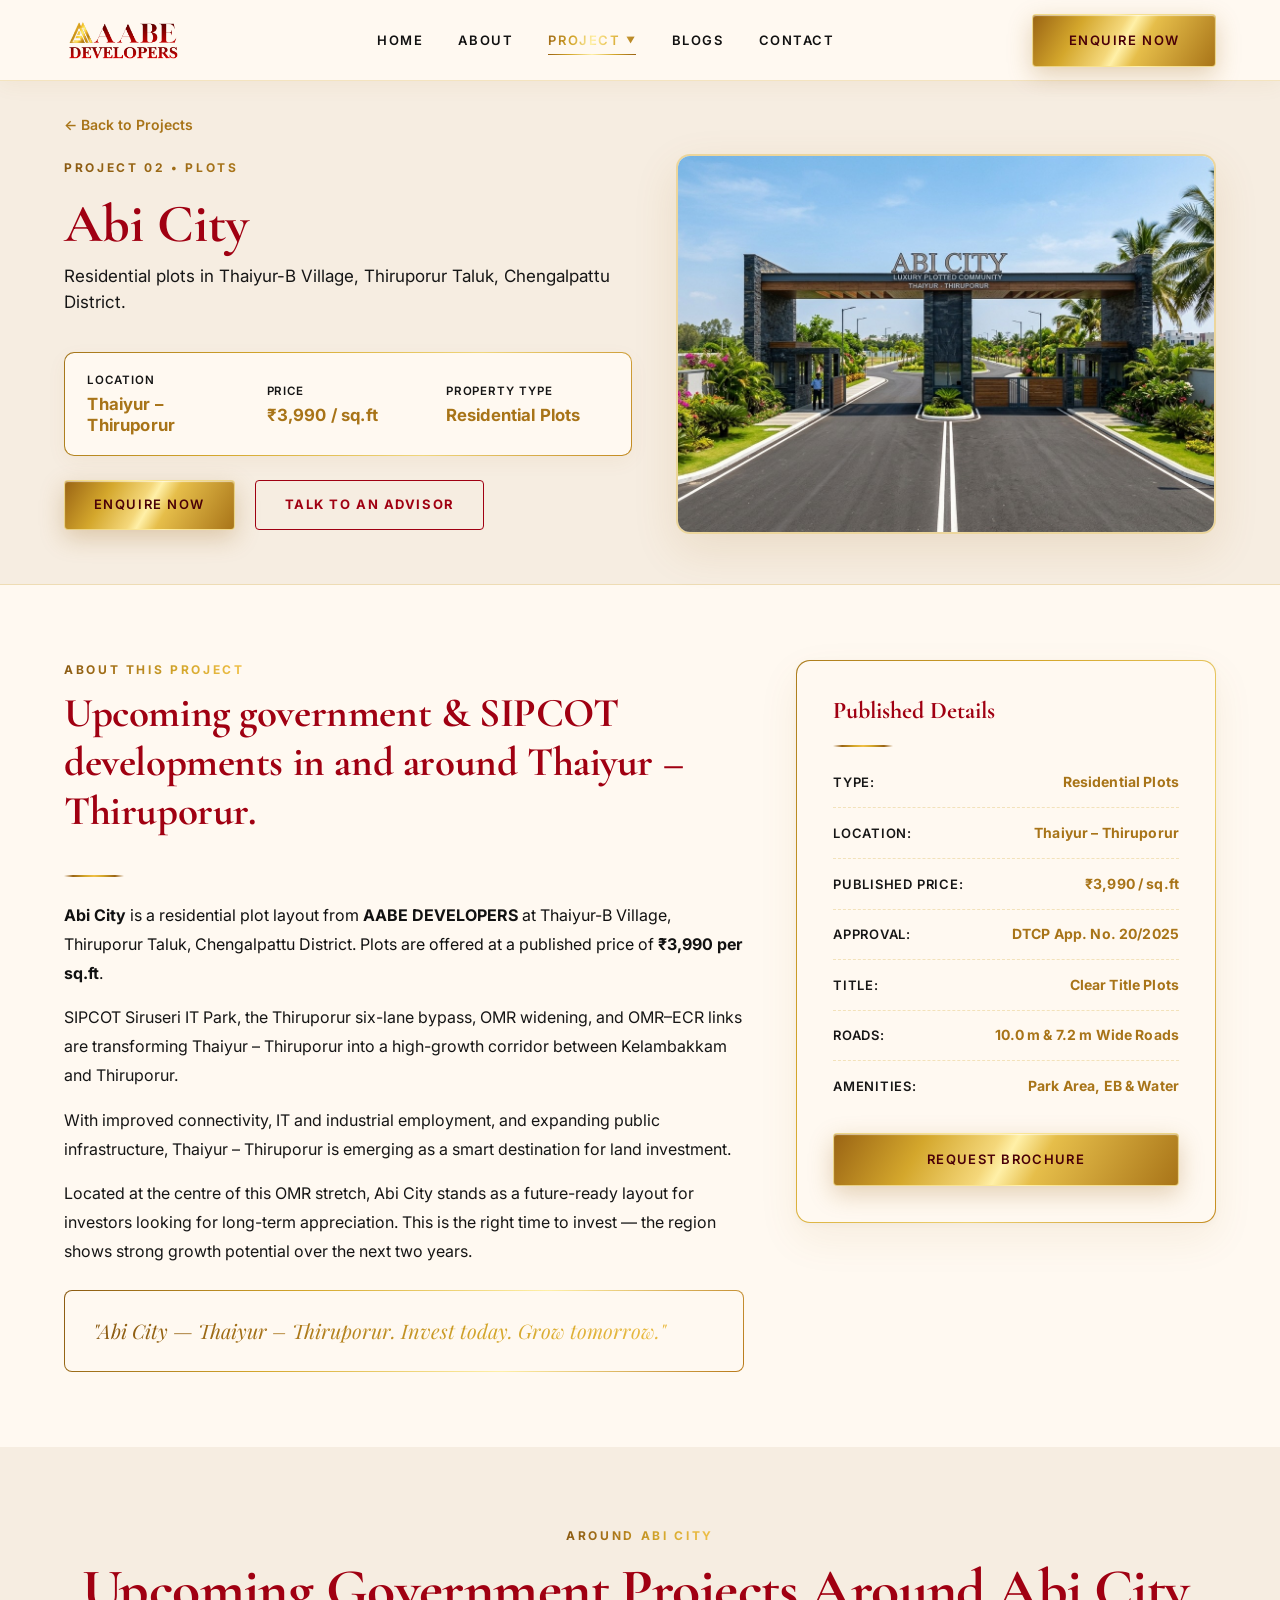
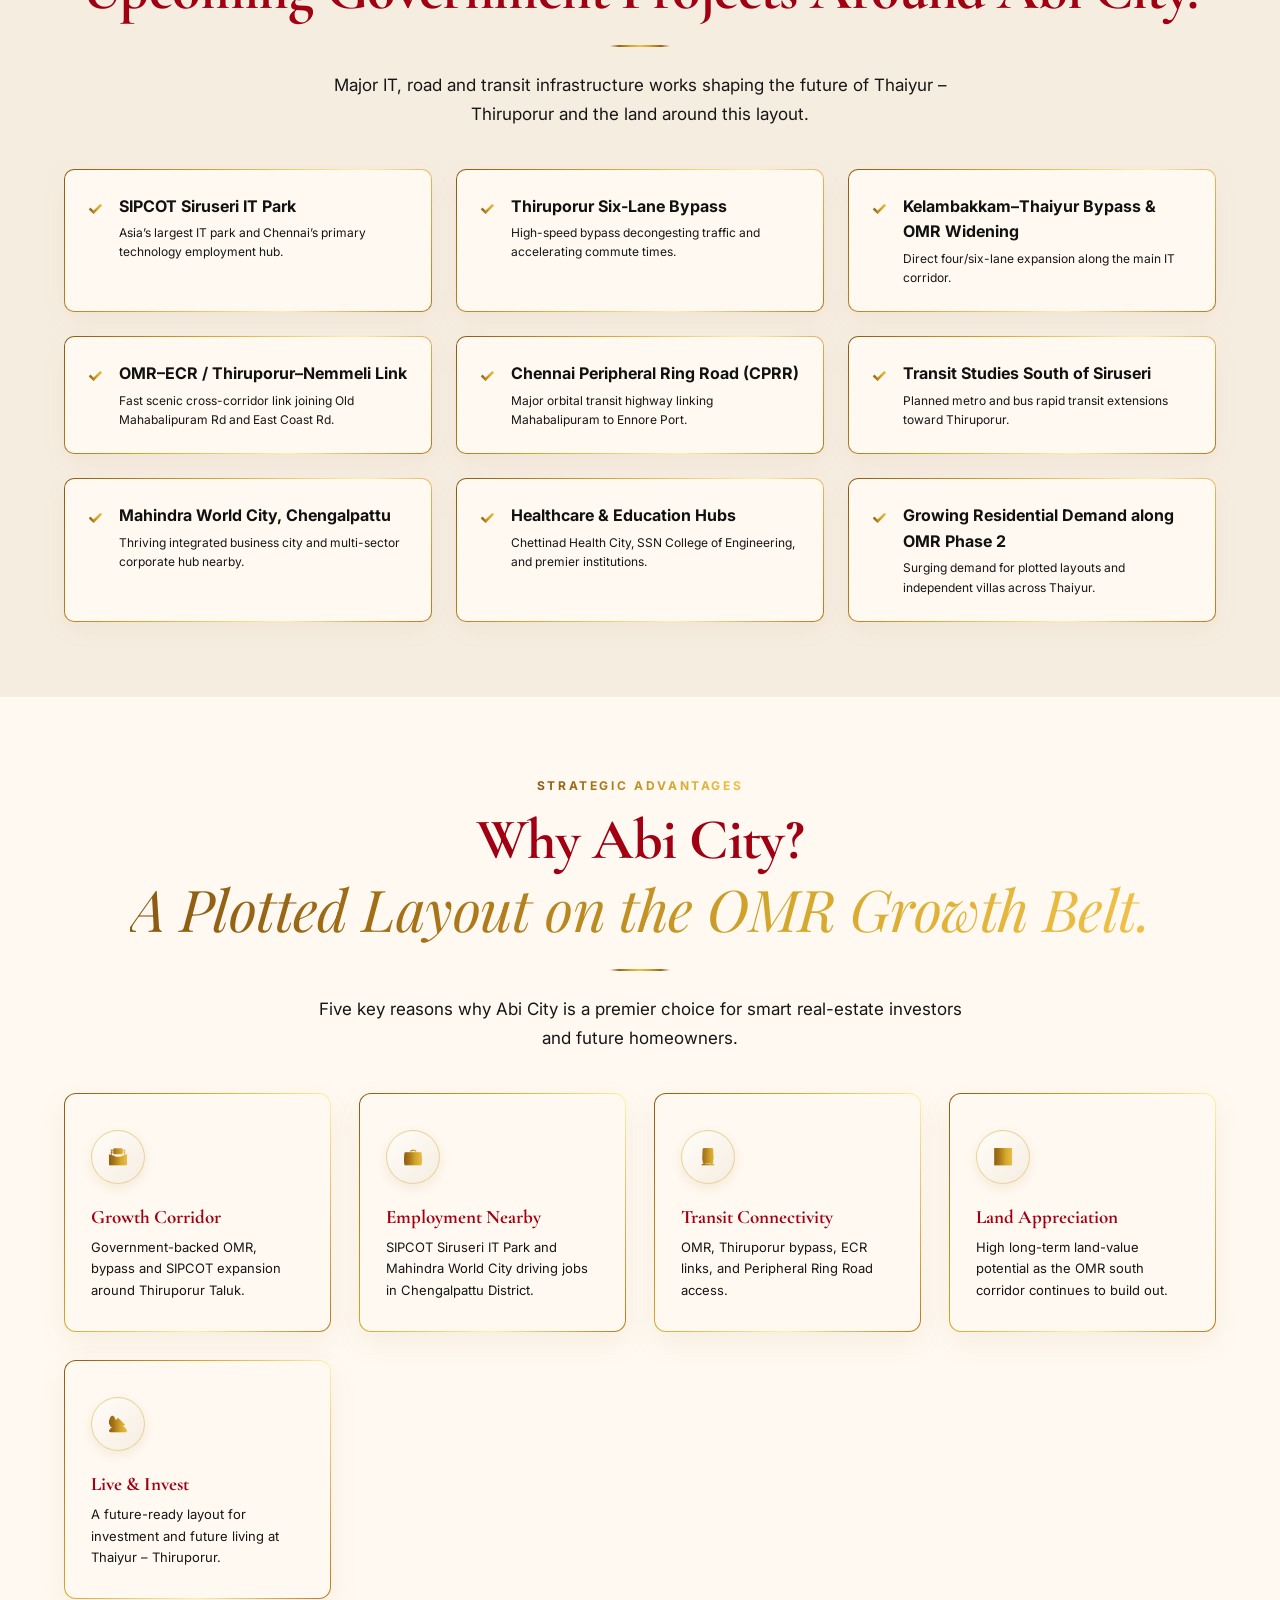
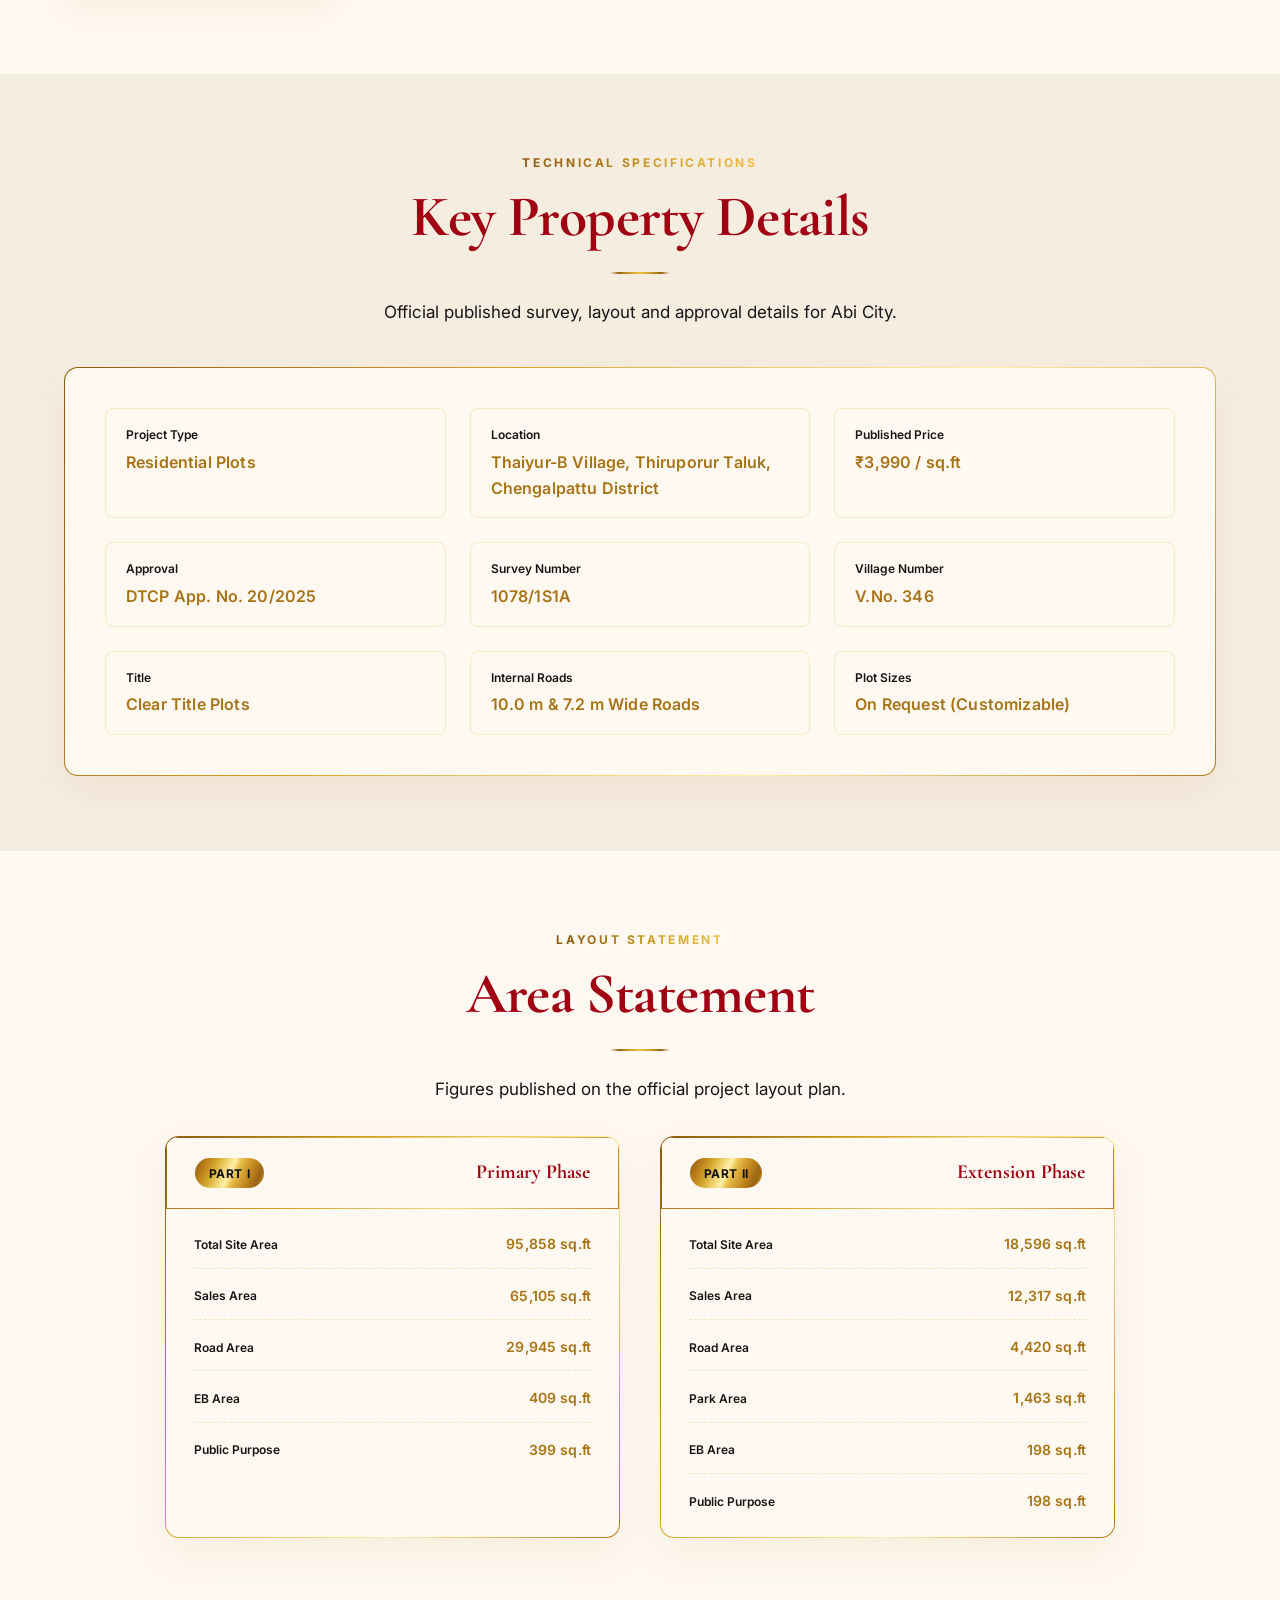
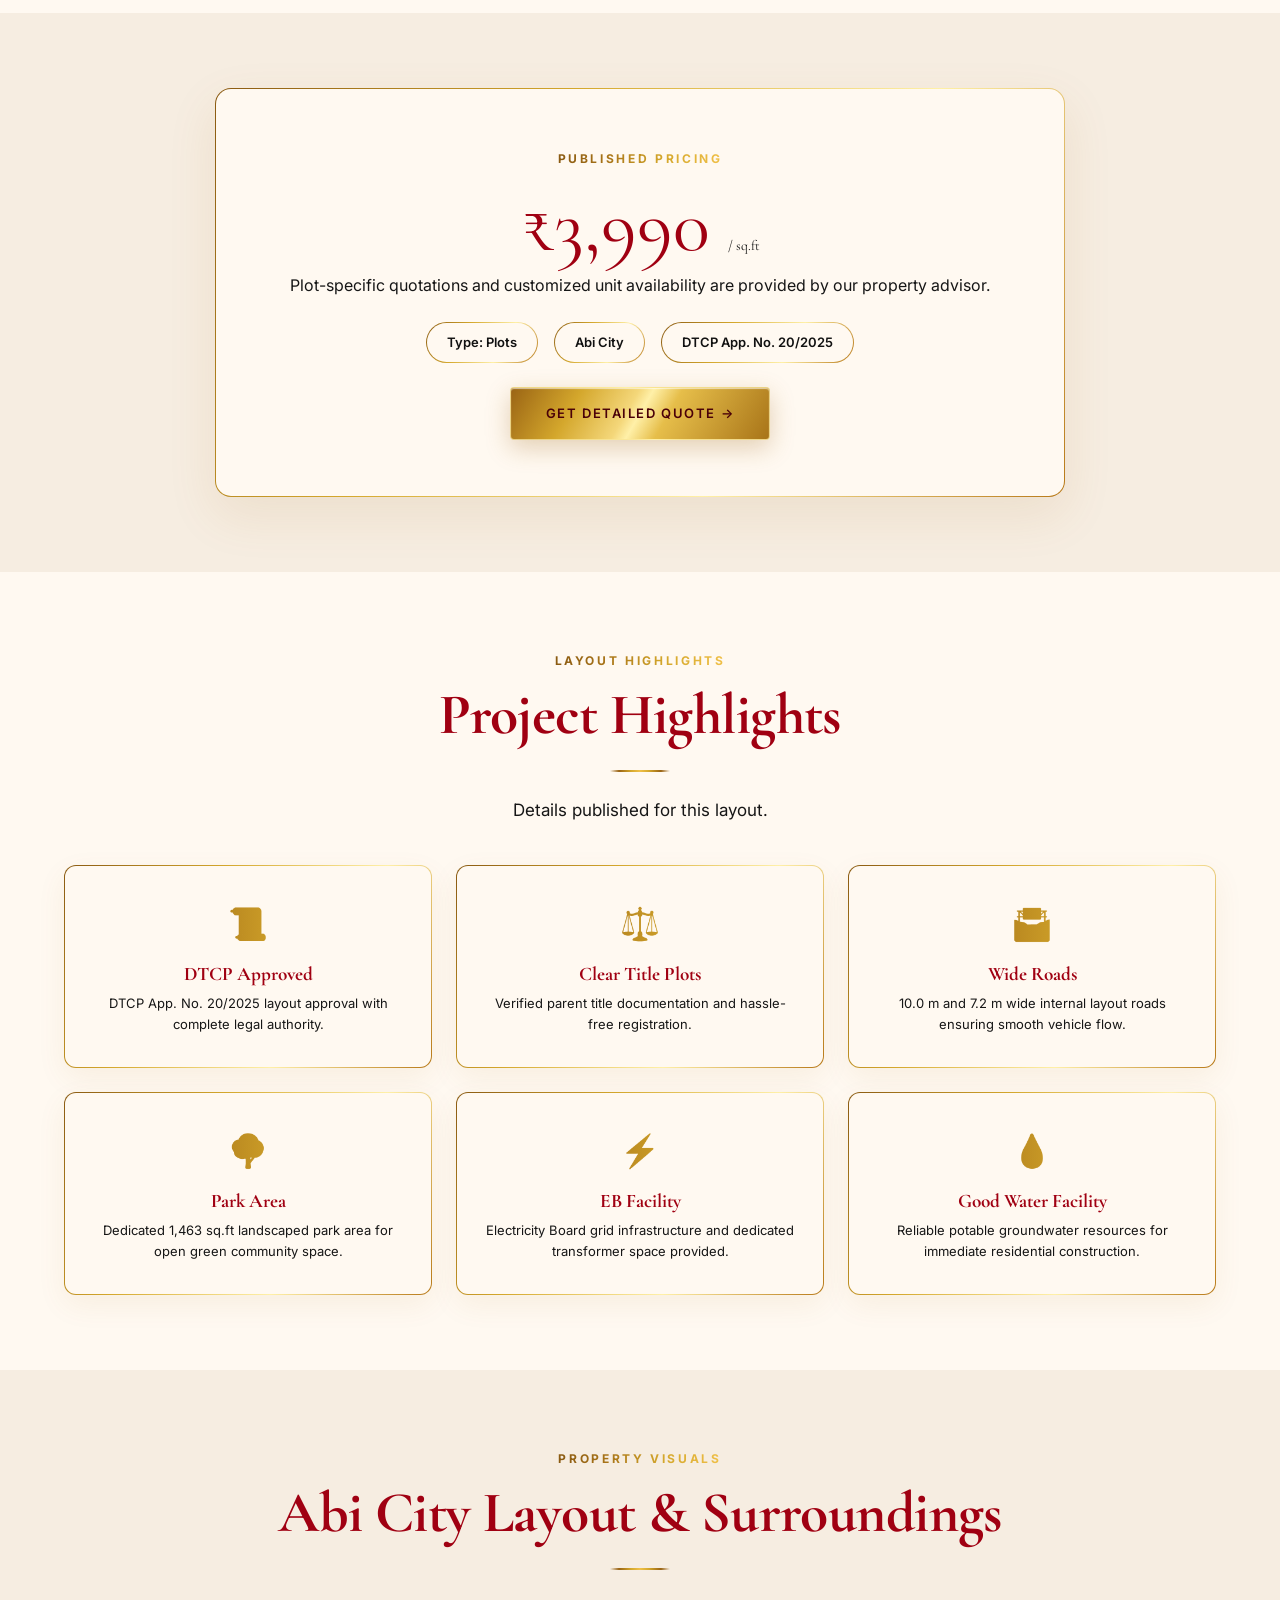
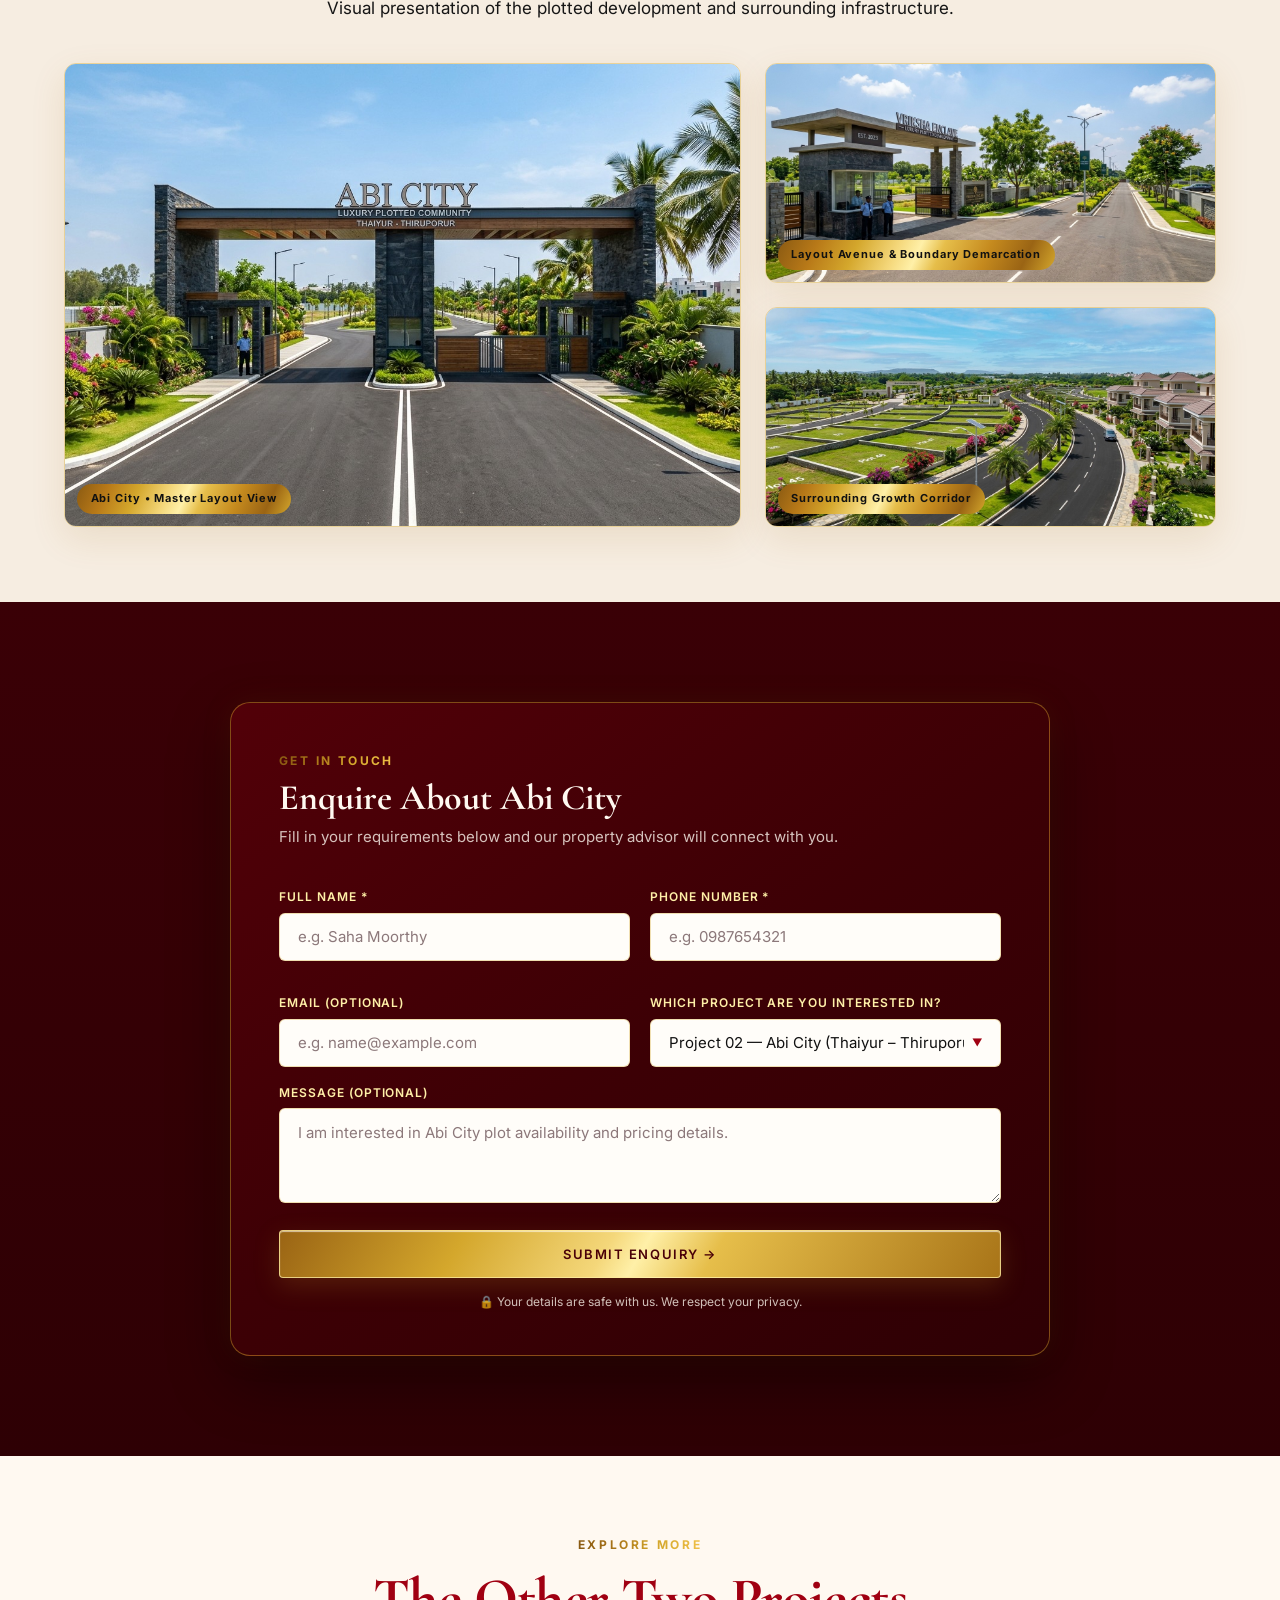
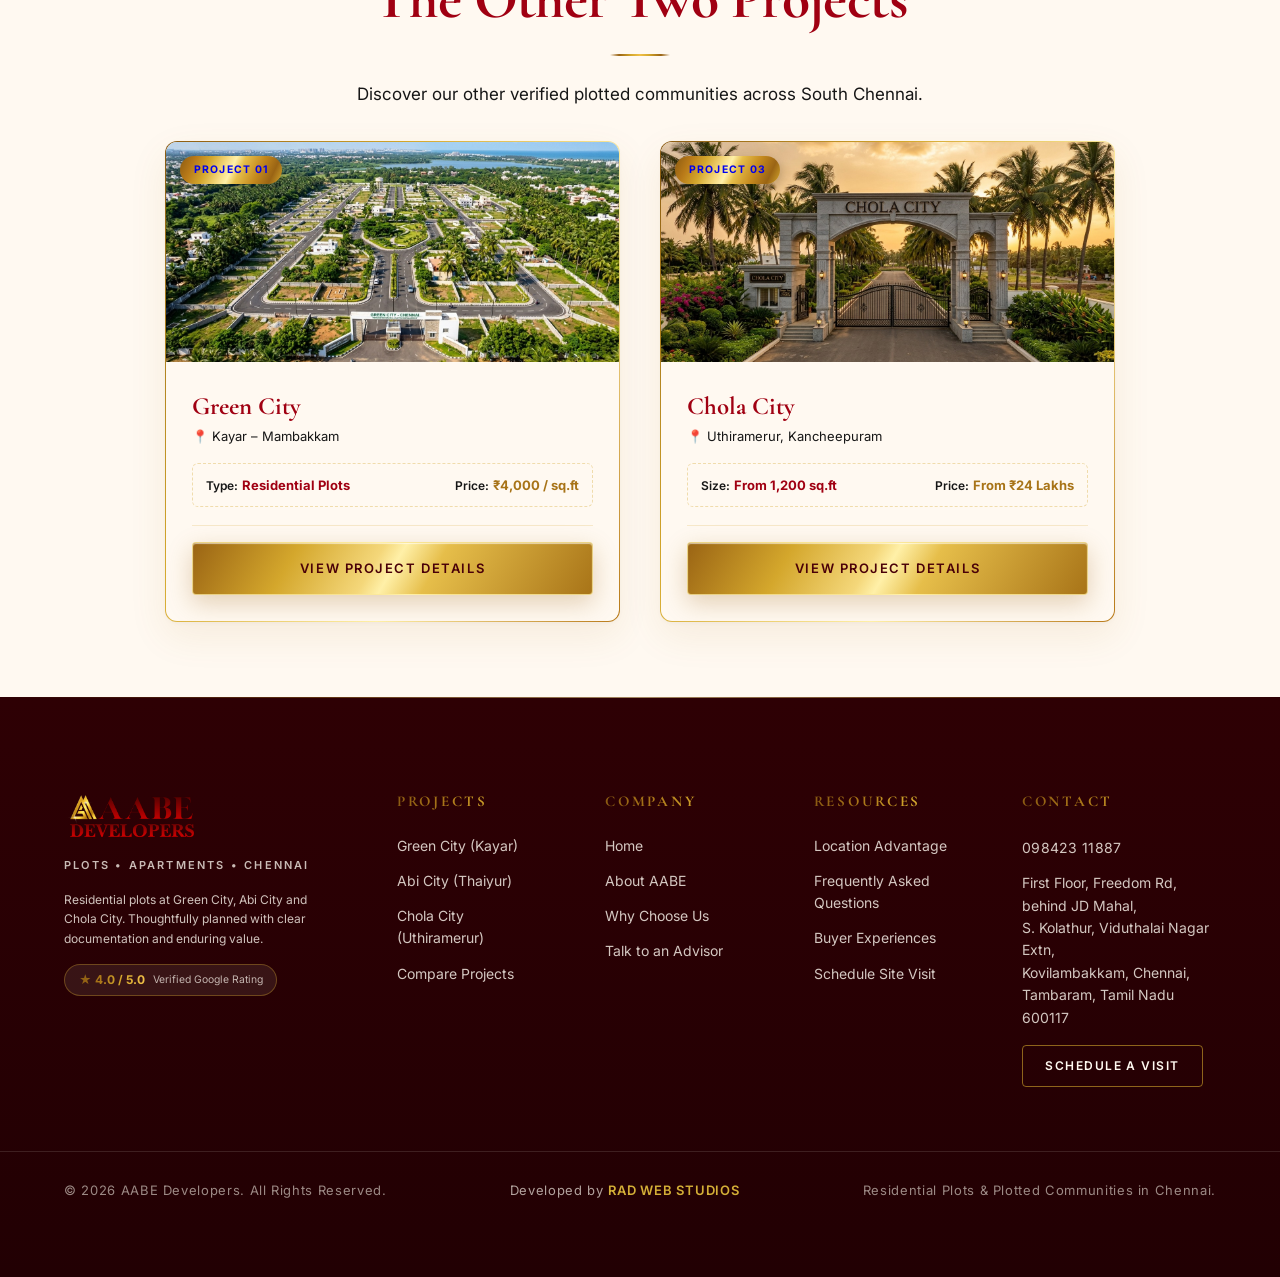
<file: plots/thaiyur-thiruporur.html>
<!DOCTYPE html>
<html lang="en">
<head>
    <meta charset="UTF-8">
    <meta name="viewport" content="width=device-width, initial-scale=1.0">
    <title>Abi City — Thaiyur, Thiruporur | AABE Developers</title>
    <meta name="description" content="Abi City residential plots in Thaiyur-B Village, Thiruporur Taluk, Chengalpattu District from AABE Developers. Published price ₹3,990 per sq.ft. DTCP App. No. 20/2025 with clear title plots, wide roads, and park area.">
    <meta name="theme-color" content="#4A0008">

    <!-- Google Fonts -->
    <link rel="preconnect" href="https://fonts.googleapis.com">
    <link rel="preconnect" href="https://fonts.gstatic.com" crossorigin>
    <link href="https://fonts.googleapis.com/css2?family=Cormorant+Garamond:ital,wght@0,500;0,600;0,700;1,400;1,600&family=Inter:wght@300;400;500;600;700&family=Playfair+Display:ital,wght@0,600;1,400;1,600&display=swap" rel="stylesheet">

    <!-- Stylesheets -->
    <link rel="stylesheet" href="../css/style.css">
    <link rel="stylesheet" href="../css/animations.css">
    <link rel="stylesheet" href="../css/responsive.css">
</head>
<body class="bg-ivory text-dark">
    <!-- Brand Ribbon Accent -->
    <div class="brand-ribbon"></div>

    <!-- 01. NAVIGATION BAR -->
    <header class="navbar property-navbar" id="navbar">
        <div class="container nav-container">
            <a href="../index.html" class="logo" aria-label="AABE Developers Home">
                <img src="../assets/images/aabe-developers-logo-cropped.png" alt="AABE DEVELOPERS" class="logo-brand-img">
            </a>

            <nav class="nav-links">
                <a href="../index.html" class="nav-link">HOME</a>
                <a href="../about.html" class="nav-link">ABOUT</a>
                <div class="nav-item-dropdown">
                    <a href="../projects.html" class="nav-link nav-link-dropdown active">PROJECT <span class="dropdown-arrow">▼</span></a>
                    <div class="dropdown-menu">
                        <a href="../projects.html#plots" class="dropdown-item">PLOTS</a>
                        <a href="../projects.html#apartments" class="dropdown-item">APARTMENTS</a>
                    </div>
                </div>
                <a href="../blogs.html" class="nav-link">BLOGS</a>
                <a href="#enquiry" class="nav-link">CONTACT</a>
            </nav>

            <div class="nav-actions">
                <a href="#enquiry" class="btn btn-gold btn-nav-enquire gold-shimmer">ENQUIRE NOW</a>
                <button class="hamburger" aria-label="Menu" aria-expanded="false">
                    <span class="line"></span>
                    <span class="line"></span>
                </button>
            </div>
        </div>

        <!-- Mobile Navigation Menu -->
        <div class="mobile-menu">
            <div class="mobile-nav-links">
                <a href="../index.html" class="mobile-nav-link">HOME</a>
                <a href="../about.html" class="mobile-nav-link">ABOUT</a>
                <div class="mobile-dropdown-wrap open">
                    <div class="mobile-dropdown-header">
                        <a href="../projects.html" class="mobile-nav-link mobile-dropdown-title active">PROJECT</a>
                        <button class="mobile-dropdown-toggle" aria-label="Toggle Project submenu">▼</button>
                    </div>
                    <div class="mobile-dropdown-sublinks">
                        <a href="../projects.html#plots" class="mobile-nav-sublink">PLOTS</a>
                        <a href="../projects.html#apartments" class="mobile-nav-sublink">APARTMENTS</a>
                    </div>
                </div>
                <a href="../blogs.html" class="mobile-nav-link">BLOGS</a>
                <a href="#enquiry" class="mobile-nav-link">CONTACT</a>
                <a href="#enquiry" class="btn btn-gold mt-4 w-full gold-shimmer">ENQUIRE NOW</a>
            </div>
        </div>
    </header>

    <main class="page-main pt-nav">
        <!-- 01. PROPERTY DETAIL HERO -->
        <section class="detail-hero-section section-padding bg-cream" id="hero">
            <div class="container">
                <div class="detail-hero-breadcrumb reveal-up">
                    <a href="../projects.html" class="back-link">
                        &larr; Back to Projects
                    </a>
                </div>

                <div class="detail-hero-grid mt-2">
                    <div class="detail-hero-content reveal-left">
                        <span class="section-label gold-text">PROJECT 02 &bull; PLOTS</span>
                        <h1 class="detail-hero-title text-red">Abi City</h1>
                        <p class="detail-hero-subtitle text-muted">Residential plots in Thaiyur-B Village, Thiruporur Taluk, Chengalpattu District.</p>
                        
                        <div class="hero-meta-strip bg-warm-white gold-border mt-3">
                            <div class="hero-meta-item">
                                <span class="property-detail-label text-muted">Location</span>
                                <strong class="property-detail-gold">Thaiyur – Thiruporur</strong>
                            </div>
                            <div class="hero-meta-item">
                                <span class="property-detail-label text-muted">Price</span>
                                <strong class="property-detail-gold">₹3,990 / sq.ft</strong>
                            </div>
                            <div class="hero-meta-item">
                                <span class="property-detail-label text-muted">Property Type</span>
                                <strong class="property-detail-gold">Residential Plots</strong>
                            </div>
                        </div>

                        <div class="hero-cta-group mt-4">
                            <a href="#enquiry" class="btn btn-gold gold-shimmer">ENQUIRE NOW</a>
                            <a href="tel:09842311887" class="btn btn-outline-dark">TALK TO AN ADVISOR</a>
                        </div>
                    </div>

                    <div class="detail-hero-visual reveal-right">
                        <div class="highlight-image">
                            <img src="../assets/images/abi-city-exact.jpg" alt="Abi City Residential Plots Thaiyur Thiruporur" loading="eager">
                        </div>
                    </div>
                </div>
            </div>
        </section>

        <!-- 02. PROPERTY INTRO (ABOUT THIS PROJECT) -->
        <section class="section-padding bg-ivory" id="about-project">
            <div class="container">
                <div class="property-intro-grid">
                    <div class="property-intro-copy reveal-left">
                        <span class="section-label gold-text">ABOUT THIS PROJECT</span>
                        <h2 class="section-heading text-red">Upcoming government & SIPCOT developments in and around Thaiyur – Thiruporur.</h2>
                        <div class="gold-divider"></div>
                        
                        <p class="text-body text-dark leading-relaxed">
                            <strong>Abi City</strong> is a residential plot layout from <strong>AABE DEVELOPERS</strong> at Thaiyur-B Village, Thiruporur Taluk, Chengalpattu District. Plots are offered at a published price of <strong>₹3,990 per sq.ft</strong>.
                        </p>
                        <p class="text-body text-muted leading-relaxed mt-3">
                            SIPCOT Siruseri IT Park, the Thiruporur six-lane bypass, OMR widening, and OMR–ECR links are transforming Thaiyur – Thiruporur into a high-growth corridor between Kelambakkam and Thiruporur.
                        </p>
                        <p class="text-body text-muted leading-relaxed mt-3">
                            With improved connectivity, IT and industrial employment, and expanding public infrastructure, Thaiyur – Thiruporur is emerging as a smart destination for land investment.
                        </p>
                        <p class="text-body text-muted leading-relaxed mt-3">
                            Located at the centre of this OMR stretch, Abi City stands as a future-ready layout for investors looking for long-term appreciation. This is the right time to invest — the region shows strong growth potential over the next two years.
                        </p>

                        <div class="project-quote-banner bg-cream gold-border mt-4">
                            <p class="italic-serif gold-text text-lg">
                                "Abi City — Thaiyur – Thiruporur. Invest today. Grow tomorrow."
                            </p>
                        </div>
                    </div>

                    <aside class="property-sidebar reveal-right">
                        <div class="sidebar-card bg-warm-white gold-border">
                            <h3 class="sidebar-title text-red">Published Details</h3>
                            <div class="gold-divider"></div>
                            
                            <ul class="sidebar-meta-list">
                                <li>
                                    <span class="property-detail-label text-muted">Type:</span>
                                    <strong class="property-detail-gold">Residential Plots</strong>
                                </li>
                                <li>
                                    <span class="property-detail-label text-muted">Location:</span>
                                    <strong class="property-detail-gold">Thaiyur – Thiruporur</strong>
                                </li>
                                <li>
                                    <span class="property-detail-label text-muted">Published Price:</span>
                                    <strong class="property-detail-gold">₹3,990 / sq.ft</strong>
                                </li>
                                <li>
                                    <span class="property-detail-label text-muted">Approval:</span>
                                    <strong class="property-detail-gold">DTCP App. No. 20/2025</strong>
                                </li>
                                <li>
                                    <span class="property-detail-label text-muted">Title:</span>
                                    <strong class="property-detail-gold">Clear Title Plots</strong>
                                </li>
                                <li>
                                    <span class="property-detail-label text-muted">Roads:</span>
                                    <strong class="property-detail-gold">10.0 m & 7.2 m Wide Roads</strong>
                                </li>
                                <li>
                                    <span class="property-detail-label text-muted">Amenities:</span>
                                    <strong class="property-detail-gold">Park Area, EB & Water</strong>
                                </li>
                            </ul>

                            <a href="#enquiry" class="btn btn-gold w-full gold-shimmer mt-4">REQUEST BROCHURE</a>
                        </div>
                    </aside>
                </div>
            </div>
        </section>

        <!-- 03. AROUND ABI CITY (INFRASTRUCTURE & TRANSIT) -->
        <section class="section-padding bg-cream" id="around-abi-city">
            <div class="container">
                <div class="section-header text-center reveal-up">
                    <span class="section-label gold-text">AROUND ABI CITY</span>
                    <h2 class="section-heading text-red">Upcoming Government Projects Around Abi City.</h2>
                    <div class="gold-divider"></div>
                    <p class="section-subtitle mx-auto text-muted">
                        Major IT, road and transit infrastructure works shaping the future of Thaiyur – Thiruporur and the land around this layout.
                    </p>
                </div>

                <div class="corridor-checklist-grid mt-5">
                    <div class="corridor-point-card bg-warm-white gold-border reveal-up">
                        <span class="check-icon gold-text">✓</span>
                        <div class="corridor-point-text">
                            <strong>SIPCOT Siruseri IT Park</strong>
                            <p class="text-xs text-muted mt-1">Asia’s largest IT park and Chennai’s primary technology employment hub.</p>
                        </div>
                    </div>

                    <div class="corridor-point-card bg-warm-white gold-border reveal-up delay-1">
                        <span class="check-icon gold-text">✓</span>
                        <div class="corridor-point-text">
                            <strong>Thiruporur Six-Lane Bypass</strong>
                            <p class="text-xs text-muted mt-1">High-speed bypass decongesting traffic and accelerating commute times.</p>
                        </div>
                    </div>

                    <div class="corridor-point-card bg-warm-white gold-border reveal-up delay-2">
                        <span class="check-icon gold-text">✓</span>
                        <div class="corridor-point-text">
                            <strong>Kelambakkam–Thaiyur Bypass & OMR Widening</strong>
                            <p class="text-xs text-muted mt-1">Direct four/six-lane expansion along the main IT corridor.</p>
                        </div>
                    </div>

                    <div class="corridor-point-card bg-warm-white gold-border reveal-up">
                        <span class="check-icon gold-text">✓</span>
                        <div class="corridor-point-text">
                            <strong>OMR–ECR / Thiruporur–Nemmeli Link</strong>
                            <p class="text-xs text-muted mt-1">Fast scenic cross-corridor link joining Old Mahabalipuram Rd and East Coast Rd.</p>
                        </div>
                    </div>

                    <div class="corridor-point-card bg-warm-white gold-border reveal-up delay-1">
                        <span class="check-icon gold-text">✓</span>
                        <div class="corridor-point-text">
                            <strong>Chennai Peripheral Ring Road (CPRR)</strong>
                            <p class="text-xs text-muted mt-1">Major orbital transit highway linking Mahabalipuram to Ennore Port.</p>
                        </div>
                    </div>

                    <div class="corridor-point-card bg-warm-white gold-border reveal-up delay-2">
                        <span class="check-icon gold-text">✓</span>
                        <div class="corridor-point-text">
                            <strong>Transit Studies South of Siruseri</strong>
                            <p class="text-xs text-muted mt-1">Planned metro and bus rapid transit extensions toward Thiruporur.</p>
                        </div>
                    </div>

                    <div class="corridor-point-card bg-warm-white gold-border reveal-up">
                        <span class="check-icon gold-text">✓</span>
                        <div class="corridor-point-text">
                            <strong>Mahindra World City, Chengalpattu</strong>
                            <p class="text-xs text-muted mt-1">Thriving integrated business city and multi-sector corporate hub nearby.</p>
                        </div>
                    </div>

                    <div class="corridor-point-card bg-warm-white gold-border reveal-up delay-1">
                        <span class="check-icon gold-text">✓</span>
                        <div class="corridor-point-text">
                            <strong>Healthcare & Education Hubs</strong>
                            <p class="text-xs text-muted mt-1">Chettinad Health City, SSN College of Engineering, and premier institutions.</p>
                        </div>
                    </div>

                    <div class="corridor-point-card bg-warm-white gold-border reveal-up delay-2">
                        <span class="check-icon gold-text">✓</span>
                        <div class="corridor-point-text">
                            <strong>Growing Residential Demand along OMR Phase 2</strong>
                            <p class="text-xs text-muted mt-1">Surging demand for plotted layouts and independent villas across Thaiyur.</p>
                        </div>
                    </div>
                </div>
            </div>
        </section>

        <!-- 04. WHY ABI CITY? (GROWTH PILLARS) -->
        <section class="section-padding bg-ivory" id="why-abi-city">
            <div class="container">
                <div class="section-header text-center reveal-up">
                    <span class="section-label gold-text">STRATEGIC ADVANTAGES</span>
                    <h2 class="section-heading text-red">Why Abi City?<br><span class="italic-serif gold-text">A Plotted Layout on the OMR Growth Belt.</span></h2>
                    <div class="gold-divider"></div>
                    <p class="section-subtitle mx-auto text-muted">
                        Five key reasons why Abi City is a premier choice for smart real-estate investors and future homeowners.
                    </p>
                </div>

                <div class="benefits-grid mt-5">
                    <div class="benefit-item bg-warm-white gold-border reveal-up">
                        <div class="benefit-icon-circle">
                            <span class="gold-text text-xl">🛣️</span>
                        </div>
                        <h4 class="benefit-title text-red">Growth Corridor</h4>
                        <p class="benefit-desc text-muted">Government-backed OMR, bypass and SIPCOT expansion around Thiruporur Taluk.</p>
                    </div>

                    <div class="benefit-item bg-warm-white gold-border reveal-up delay-1">
                        <div class="benefit-icon-circle">
                            <span class="gold-text text-xl">💼</span>
                        </div>
                        <h4 class="benefit-title text-red">Employment Nearby</h4>
                        <p class="benefit-desc text-muted">SIPCOT Siruseri IT Park and Mahindra World City driving jobs in Chengalpattu District.</p>
                    </div>

                    <div class="benefit-item bg-warm-white gold-border reveal-up delay-2">
                        <div class="benefit-icon-circle">
                            <span class="gold-text text-xl">🚆</span>
                        </div>
                        <h4 class="benefit-title text-red">Transit Connectivity</h4>
                        <p class="benefit-desc text-muted">OMR, Thiruporur bypass, ECR links, and Peripheral Ring Road access.</p>
                    </div>

                    <div class="benefit-item bg-warm-white gold-border reveal-up delay-3">
                        <div class="benefit-icon-circle">
                            <span class="gold-text text-xl">📈</span>
                        </div>
                        <h4 class="benefit-title text-red">Land Appreciation</h4>
                        <p class="benefit-desc text-muted">High long-term land-value potential as the OMR south corridor continues to build out.</p>
                    </div>

                    <div class="benefit-item bg-warm-white gold-border reveal-up delay-4">
                        <div class="benefit-icon-circle">
                            <span class="gold-text text-xl">🏡</span>
                        </div>
                        <h4 class="benefit-title text-red">Live & Invest</h4>
                        <p class="benefit-desc text-muted">A future-ready layout for investment and future living at Thaiyur – Thiruporur.</p>
                    </div>
                </div>
            </div>
        </section>

        <!-- 05. KEY PROPERTY DETAILS -->
        <section class="section-padding bg-cream" id="property-specs">
            <div class="container">
                <div class="section-header text-center reveal-up">
                    <span class="section-label gold-text">TECHNICAL SPECIFICATIONS</span>
                    <h2 class="section-heading text-red">Key Property Details</h2>
                    <div class="gold-divider"></div>
                    <p class="section-subtitle mx-auto text-muted">Official published survey, layout and approval details for Abi City.</p>
                </div>

                <div class="specs-table-card bg-warm-white gold-border reveal-up mt-5">
                    <div class="specs-grid-layout">
                        <div class="spec-cell">
                            <span class="property-detail-label text-muted">Project Type</span>
                            <strong class="property-detail-gold">Residential Plots</strong>
                        </div>
                        <div class="spec-cell">
                            <span class="property-detail-label text-muted">Location</span>
                            <strong class="property-detail-gold">Thaiyur-B Village, Thiruporur Taluk, Chengalpattu District</strong>
                        </div>
                        <div class="spec-cell">
                            <span class="property-detail-label text-muted">Published Price</span>
                            <strong class="property-detail-gold">₹3,990 / sq.ft</strong>
                        </div>
                        <div class="spec-cell">
                            <span class="property-detail-label text-muted">Approval</span>
                            <strong class="property-detail-gold">DTCP App. No. 20/2025</strong>
                        </div>
                        <div class="spec-cell">
                            <span class="property-detail-label text-muted">Survey Number</span>
                            <strong class="property-detail-gold">1078/1S1A</strong>
                        </div>
                        <div class="spec-cell">
                            <span class="property-detail-label text-muted">Village Number</span>
                            <strong class="property-detail-gold">V.No. 346</strong>
                        </div>
                        <div class="spec-cell">
                            <span class="property-detail-label text-muted">Title</span>
                            <strong class="property-detail-gold">Clear Title Plots</strong>
                        </div>
                        <div class="spec-cell">
                            <span class="property-detail-label text-muted">Internal Roads</span>
                            <strong class="property-detail-gold">10.0 m & 7.2 m Wide Roads</strong>
                        </div>
                        <div class="spec-cell">
                            <span class="property-detail-label text-muted">Plot Sizes</span>
                            <strong class="property-detail-gold">On Request (Customizable)</strong>
                        </div>
                    </div>
                </div>
            </div>
        </section>

        <!-- 06. AREA STATEMENT (PART I & PART II) -->
        <section class="section-padding bg-ivory" id="area-statement">
            <div class="container">
                <div class="section-header text-center reveal-up">
                    <span class="section-label gold-text">LAYOUT STATEMENT</span>
                    <h2 class="section-heading text-red">Area Statement</h2>
                    <div class="gold-divider"></div>
                    <p class="section-subtitle mx-auto text-muted">Figures published on the official project layout plan.</p>
                </div>

                <div class="area-statement-dual-grid mt-5">
                    <!-- Part I Card -->
                    <div class="area-card bg-warm-white gold-border reveal-left">
                        <div class="area-card-header bg-cream gold-border">
                            <span class="area-badge gold-metallic">PART I</span>
                            <h3 class="area-title text-red">Primary Phase</h3>
                        </div>
                        <ul class="area-data-list">
                            <li>
                                <span class="property-detail-label text-muted">Total Site Area</span>
                                <strong class="property-detail-gold">95,858 sq.ft</strong>
                            </li>
                            <li>
                                <span class="property-detail-label text-muted">Sales Area</span>
                                <strong class="property-detail-gold">65,105 sq.ft</strong>
                            </li>
                            <li>
                                <span class="property-detail-label text-muted">Road Area</span>
                                <strong class="property-detail-gold">29,945 sq.ft</strong>
                            </li>
                            <li>
                                <span class="property-detail-label text-muted">EB Area</span>
                                <strong class="property-detail-gold">409 sq.ft</strong>
                            </li>
                            <li>
                                <span class="property-detail-label text-muted">Public Purpose</span>
                                <strong class="property-detail-gold">399 sq.ft</strong>
                            </li>
                        </ul>
                    </div>

                    <!-- Part II Card -->
                    <div class="area-card bg-warm-white gold-border reveal-right">
                        <div class="area-card-header bg-cream gold-border">
                            <span class="area-badge gold-metallic">PART II</span>
                            <h3 class="area-title text-red">Extension Phase</h3>
                        </div>
                        <ul class="area-data-list">
                            <li>
                                <span class="property-detail-label text-muted">Total Site Area</span>
                                <strong class="property-detail-gold">18,596 sq.ft</strong>
                            </li>
                            <li>
                                <span class="property-detail-label text-muted">Sales Area</span>
                                <strong class="property-detail-gold">12,317 sq.ft</strong>
                            </li>
                            <li>
                                <span class="property-detail-label text-muted">Road Area</span>
                                <strong class="property-detail-gold">4,420 sq.ft</strong>
                            </li>
                            <li>
                                <span class="property-detail-label text-muted">Park Area</span>
                                <strong class="property-detail-gold">1,463 sq.ft</strong>
                            </li>
                            <li>
                                <span class="property-detail-label text-muted">EB Area</span>
                                <strong class="property-detail-gold">198 sq.ft</strong>
                            </li>
                            <li>
                                <span class="property-detail-label text-muted">Public Purpose</span>
                                <strong class="property-detail-gold">198 sq.ft</strong>
                            </li>
                        </ul>
                    </div>
                </div>
            </div>
        </section>

        <!-- 07. PRICE & VALUATION PANEL -->
        <section class="section-padding bg-cream" id="pricing">
            <div class="container">
                <div class="price-hero-card bg-warm-white gold-border reveal-up text-center">
                    <span class="section-label gold-text">PUBLISHED PRICING</span>
                    <div class="price-hero-amount text-red font-serif mt-2">
                        ₹3,990 <span class="text-sm font-sans text-muted">/ sq.ft</span>
                    </div>
                    <p class="text-muted mt-2">Plot-specific quotations and customized unit availability are provided by our property advisor.</p>
                    
                    <div class="price-badges-flex mt-4">
                        <span class="price-pill bg-cream gold-border">Type: Plots</span>
                        <span class="price-pill bg-cream gold-border">Abi City</span>
                        <span class="price-pill bg-cream gold-border">DTCP App. No. 20/2025</span>
                    </div>

                    <div class="mt-4">
                        <a href="#enquiry" class="btn btn-gold gold-shimmer">GET DETAILED QUOTE &rarr;</a>
                    </div>
                </div>
            </div>
        </section>

        <!-- 08. PROJECT HIGHLIGHTS -->
        <section class="section-padding bg-ivory" id="highlights">
            <div class="container">
                <div class="section-header text-center reveal-up">
                    <span class="section-label gold-text">LAYOUT HIGHLIGHTS</span>
                    <h2 class="section-heading text-red">Project Highlights</h2>
                    <div class="gold-divider"></div>
                    <p class="section-subtitle mx-auto text-muted">Details published for this layout.</p>
                </div>

                <div class="amenities-grid amenities-grid-6 mt-5">
                    <div class="amenity-card bg-warm-white gold-border reveal-up">
                        <div class="amenity-icon gold-text">📜</div>
                        <h4 class="amenity-title text-red">DTCP Approved</h4>
                        <p class="amenity-desc text-muted">DTCP App. No. 20/2025 layout approval with complete legal authority.</p>
                    </div>

                    <div class="amenity-card bg-warm-white gold-border reveal-up delay-1">
                        <div class="amenity-icon gold-text">⚖️</div>
                        <h4 class="amenity-title text-red">Clear Title Plots</h4>
                        <p class="amenity-desc text-muted">Verified parent title documentation and hassle-free registration.</p>
                    </div>

                    <div class="amenity-card bg-warm-white gold-border reveal-up delay-2">
                        <div class="amenity-icon gold-text">🛣️</div>
                        <h4 class="amenity-title text-red">Wide Roads</h4>
                        <p class="amenity-desc text-muted">10.0 m and 7.2 m wide internal layout roads ensuring smooth vehicle flow.</p>
                    </div>

                    <div class="amenity-card bg-warm-white gold-border reveal-up">
                        <div class="amenity-icon gold-text">🌳</div>
                        <h4 class="amenity-title text-red">Park Area</h4>
                        <p class="amenity-desc text-muted">Dedicated 1,463 sq.ft landscaped park area for open green community space.</p>
                    </div>

                    <div class="amenity-card bg-warm-white gold-border reveal-up delay-1">
                        <div class="amenity-icon gold-text">⚡</div>
                        <h4 class="amenity-title text-red">EB Facility</h4>
                        <p class="amenity-desc text-muted">Electricity Board grid infrastructure and dedicated transformer space provided.</p>
                    </div>

                    <div class="amenity-card bg-warm-white gold-border reveal-up delay-2">
                        <div class="amenity-icon gold-text">💧</div>
                        <h4 class="amenity-title text-red">Good Water Facility</h4>
                        <p class="amenity-desc text-muted">Reliable potable groundwater resources for immediate residential construction.</p>
                    </div>
                </div>
            </div>
        </section>

        <!-- 09. PROPERTY IMAGES GALLERY -->
        <section class="section-padding bg-cream" id="gallery">
            <div class="container">
                <div class="section-header text-center reveal-up">
                    <span class="section-label gold-text">PROPERTY VISUALS</span>
                    <h2 class="section-heading text-red">Abi City Layout & Surroundings</h2>
                    <div class="gold-divider"></div>
                    <p class="section-subtitle mx-auto text-muted">Visual presentation of the plotted development and surrounding infrastructure.</p>
                </div>

                <div class="gallery-grid mt-5">
                    <div class="gallery-item gallery-item-large reveal-up">
                        <img src="../assets/images/abi-city-exact.jpg" alt="Abi City Layout Overview" loading="lazy">
                        <div class="gallery-caption gold-metallic">Abi City &bull; Master Layout View</div>
                    </div>
                    <div class="gallery-item reveal-up delay-1">
                        <img src="../assets/images/dev-2.jpg" alt="Plotted Infrastructure in Thaiyur" loading="lazy">
                        <div class="gallery-caption gold-metallic">Layout Avenue & Boundary Demarcation</div>
                    </div>
                    <div class="gallery-item reveal-up delay-2">
                        <img src="../assets/images/hero-plots.jpg" alt="Thaiyur Thiruporur OMR Corridors" loading="lazy">
                        <div class="gallery-caption gold-metallic">Surrounding Growth Corridor</div>
                    </div>
                </div>
            </div>
        </section>

        <!-- 10. ENQUIRY FORM -->
        <section class="enquiry-cta-section section-padding" id="enquiry">
            <div class="container">
                <div class="enquiry-card-wrapper reveal-up">
                    <div class="cta-form-card gold-border">
                        <div class="form-card-header">
                            <span class="form-tag gold-text">GET IN TOUCH</span>
                            <h3 class="form-title text-ivory">Enquire About Abi City</h3>
                            <p class="form-subtitle text-muted-ivory mt-2">Fill in your requirements below and our property advisor will connect with you.</p>
                        </div>
                        
                        <form id="contact-form" class="enquiry-form mt-4" novalidate>
                            <div class="form-row-2">
                                <div class="form-group">
                                    <label for="name">Full Name *</label>
                                    <input type="text" id="name" name="name" placeholder="e.g. Saha Moorthy" required>
                                    <span class="error-msg">Please enter your name</span>
                                </div>

                                <div class="form-group">
                                    <label for="phone">Phone Number *</label>
                                    <input type="tel" id="phone" name="phone" placeholder="e.g. 0987654321" required>
                                    <span class="error-msg">Valid phone number required</span>
                                </div>
                            </div>

                            <div class="form-row-2">
                                <div class="form-group">
                                    <label for="email">Email (Optional)</label>
                                    <input type="email" id="email" name="email" placeholder="e.g. name@example.com">
                                </div>
                                
                                <div class="form-group">
                                    <label for="interest">Which project are you interested in?</label>
                                    <div class="custom-select">
                                        <select id="interest" name="interest">
                                            <option value="Abi City" selected>Project 02 — Abi City (Thaiyur – Thiruporur)</option>
                                            <option value="Green City">Project 01 — Green City (Kayar – Mambakkam)</option>
                                            <option value="Chola City">Project 03 — Chola City (Uthiramerur)</option>
                                            <option value="Not sure — Help me choose">Not sure — Help me choose</option>
                                        </select>
                                    </div>
                                </div>
                            </div>

                            <div class="form-group">
                                <label for="message">Message (Optional)</label>
                                <textarea id="message" name="message" rows="3" placeholder="I am interested in Abi City plot availability and pricing details."></textarea>
                            </div>

                            <button type="submit" class="btn btn-gold w-full btn-submit gold-shimmer mt-2">
                                SUBMIT ENQUIRY &rarr;
                            </button>
                            
                            <p class="form-privacy-note text-center text-muted-ivory text-xs mt-3">
                                🔒 Your details are safe with us. We respect your privacy.
                            </p>
                            
                            <div class="form-success-msg hidden" id="form-success" style="display: none;">
                                ✓ Thank you! Your enquiry has been received. Our property advisor will connect with you shortly.
                            </div>
                        </form>
                    </div>
                </div>
            </div>
        </section>

        <!-- 11. THE OTHER TWO PROJECTS -->
        <section class="section-padding bg-ivory" id="other-projects">
            <div class="container">
                <div class="section-header text-center reveal-up">
                    <span class="section-label gold-text">EXPLORE MORE</span>
                    <h2 class="section-heading text-red">The Other Two Projects</h2>
                    <div class="gold-divider"></div>
                    <p class="section-subtitle mx-auto text-muted">Discover our other verified plotted communities across South Chennai.</p>
                </div>

                <div class="other-projects-grid mt-5">
                    <!-- Project 01: Green City -->
                    <article class="plot-card bg-warm-white gold-border reveal-up">
                        <div class="plot-img-wrapper">
                            <a href="kayar-mambakkam.html" aria-label="View Green City Property Page">
                                <img src="../assets/images/green-city-exact.jpg" alt="Green City Residential Plots in Kayar Mambakkam" loading="lazy">
                                <div class="plot-badge gold-metallic">Project 01</div>
                            </a>
                        </div>
                        <div class="plot-content">
                            <h3 class="plot-title text-red">
                                <a href="kayar-mambakkam.html" class="text-red" style="text-decoration: none;">Green City</a>
                            </h3>
                            <p class="plot-location text-muted">📍 Kayar – Mambakkam</p>
                            <div class="plot-details">
                                <div class="detail-item"><span class="detail-label text-muted">Type:</span> <strong class="text-red">Residential Plots</strong></div>
                                <div class="detail-item"><span class="detail-label text-muted">Price:</span> <strong class="gold-text">₹4,000 / sq.ft</strong></div>
                            </div>
                            <div class="plot-card-actions">
                                <a href="kayar-mambakkam.html" class="btn btn-gold btn-sm gold-shimmer w-full text-center">VIEW PROJECT DETAILS</a>
                            </div>
                        </div>
                    </article>

                    <!-- Project 03: Chola City -->
                    <article class="plot-card bg-warm-white gold-border reveal-up delay-1">
                        <div class="plot-img-wrapper">
                            <a href="prime-town.html" aria-label="View Chola City Property Page">
                                <img src="../assets/images/chola-city-exact.jpg" alt="Chola City Gated Plots in Uthiramerur" loading="lazy">
                                <div class="plot-badge gold-metallic">Project 03</div>
                            </a>
                        </div>
                        <div class="plot-content">
                            <h3 class="plot-title text-red">
                                <a href="prime-town.html" class="text-red" style="text-decoration: none;">Chola City</a>
                            </h3>
                            <p class="plot-location text-muted">📍 Uthiramerur, Kancheepuram</p>
                            <div class="plot-details">
                                <div class="detail-item"><span class="detail-label text-muted">Size:</span> <strong class="text-red">From 1,200 sq.ft</strong></div>
                                <div class="detail-item"><span class="detail-label text-muted">Price:</span> <strong class="gold-text">From ₹24 Lakhs</strong></div>
                            </div>
                            <div class="plot-card-actions">
                                <a href="prime-town.html" class="btn btn-gold btn-sm gold-shimmer w-full text-center">VIEW PROJECT DETAILS</a>
                            </div>
                        </div>
                    </article>
                </div>
            </div>
        </section>
    </main>

    <!-- 13. MULTI-COLUMN PREMIUM FOOTER -->
    <footer class="footer bg-footer text-ivory">
        <div class="container footer-grid">
            <!-- Brand Column -->
            <div class="footer-brand">
                <a href="../index.html" class="footer-logo" aria-label="AABE DEVELOPERS Home">
                    <img src="../assets/images/aabe-developers-logo-cropped.png" alt="AABE DEVELOPERS" class="footer-brand-img">
                </a>
                <p class="footer-desc mt-2">PLOTS • APARTMENTS • CHENNAI</p>
                <p class="footer-brand-bio text-xs text-muted-ivory mt-3">
                    Residential plots at Green City, Abi City and Chola City. Thoughtfully planned with clear documentation and enduring value.
                </p>
                <div class="footer-rating-pill mt-3">
                    <span class="gold-text">★ 4.0 / 5.0</span>
                    <small>Verified Google Rating</small>
                </div>
            </div>
            
            <!-- Projects Column -->
            <div class="footer-col">
                <h4 class="footer-heading gold-text">PROJECTS</h4>
                <div class="footer-links">
                    <a href="kayar-mambakkam.html">Green City (Kayar)</a>
                    <a href="thaiyur-thiruporur.html">Abi City (Thaiyur)</a>
                    <a href="prime-town.html">Chola City (Uthiramerur)</a>
                    <a href="../index.html#compare">Compare Projects</a>
                </div>
            </div>

            <!-- Company Column -->
            <div class="footer-col">
                <h4 class="footer-heading gold-text">COMPANY</h4>
                <div class="footer-links">
                    <a href="../index.html">Home</a>
                    <a href="../about.html">About AABE</a>
                    <a href="../index.html#why-us">Why Choose Us</a>
                    <a href="#enquiry">Talk to an Advisor</a>
                </div>
            </div>
            
            <!-- Resources Column -->
            <div class="footer-col">
                <h4 class="footer-heading gold-text">RESOURCES</h4>
                <div class="footer-links">
                    <a href="../index.html#locations">Location Advantage</a>
                    <a href="../index.html#faq">Frequently Asked Questions</a>
                    <a href="../index.html#testimonials">Buyer Experiences</a>
                    <a href="#enquiry">Schedule Site Visit</a>
                </div>
            </div>
            
            <!-- Get In Touch Column -->
            <div class="footer-col footer-contact-col">
                <h4 class="footer-heading gold-text">CONTACT</h4>
                <p class="footer-phone-wrap mb-2">
                    <a href="tel:09842311887" class="footer-phone">098423 11887</a>
                </p>
                <address class="footer-address not-italic">
                    First Floor, Freedom Rd, behind JD Mahal,<br>
                    S. Kolathur, Viduthalai Nagar Extn,<br>
                    Kovilambakkam, Chennai,<br>
                    Tambaram, Tamil Nadu 600117
                </address>
                <a href="#enquiry" class="btn footer-cta mt-4">SCHEDULE A VISIT</a>
            </div>
        </div>
        
        <div class="footer-bottom">
            <div class="container footer-bottom-container">
                <p>&copy; 2026 AABE Developers. All Rights Reserved.</p>
                <p class="footer-credit">Developed by <span class="footer-credit-name">RAD WEB STUDIOS</span></p>
                <p class="footer-tagline-right text-xs text-muted-ivory">Residential Plots &amp; Plotted Communities in Chennai.</p>
            </div>
        </div>
    </footer>

    <!-- Scripts -->
    <script src="../js/navigation.js"></script>
    <script src="../js/animations.js"></script>
    <script src="../js/contact.js"></script>
</body>
</html>
</file>
<file: css/style.css>
/* ==========================================================================
   AABE CONSTRUCTION - COMPLETE THEME & ARCHITECTURAL STYLESHEET
   PALETTE: RICH RED + METALLIC GOLD + WARM IVORY
   ========================================================================== */

:root {
    /* Core Brand Reds */
    --brand-red: #A00012;
    --deep-red: #78000D;
    --dark-red-bg: #4A0008;
    --card-red: #5E000A;
    --soft-red: #C32638;
    --red-light: #E04A57;

    /* Multi-Stop Metallic Gold System */
    --gold-deep: #8A5A12;
    --gold-dark: #A87418;
    --gold-main: #D4A72C;
    --gold-rich: #E6BE4A;
    --gold-light: #F4D77A;
    --gold-highlight: #FFF0A8;
    --gold-champagne: #F7E2A0;

    /* Warm Ivory / Cream Backgrounds */
    --ivory: #FFF9F1;
    --warm-white: #FFFDF9;
    --cream: #F6EDE1;

    /* Text Colors */
    --text-dark: #111111;
    --text-muted: #161616;
    --text-muted-ivory: rgba(255, 249, 241, 0.78);

    /* Borders & Shadows */
    --border-red: rgba(160, 0, 18, 0.16);
    --border-gold-subtle: rgba(212, 167, 44, 0.3);
    --shadow-soft: rgba(154, 100, 20, 0.12);
    --shadow-medium: rgba(154, 100, 20, 0.22);
    --shadow-gold: 0 10px 30px rgba(212, 167, 44, 0.25);

    /* Typography */
    --font-heading: 'Cormorant Garamond', serif;
    --font-body: 'Inter', sans-serif;
    --font-script: 'Playfair Display', serif;
    
    /* Layout & Transitions */
    --container-width: 1380px;
    --section-padding: 75px 0;
    --transition: all 0.4s cubic-bezier(0.25, 1, 0.5, 1);
}

*, *::before, *::after {
    margin: 0;
    padding: 0;
    box-sizing: border-box;
}

html {
    scroll-behavior: smooth;
    font-size: 16px;
    max-width: 100%;
    overflow-x: hidden;
}

body {
    font-family: var(--font-body);
    color: var(--text-dark);
    background-color: var(--ivory);
    line-height: 1.6;
    max-width: 100%;
    width: 100%;
    overflow-x: hidden;
    position: relative;
    -webkit-font-smoothing: antialiased;
    -moz-osx-font-smoothing: grayscale;
}

/* =========================================
   METALLIC GOLD & THEME UTILITIES
========================================= */

.gold-metallic {
    background: linear-gradient(
        115deg,
        #8A5A12 0%,
        #B87918 14%,
        #D4A72C 28%,
        #F4D77A 42%,
        #FFF0A8 50%,
        #E6BE4A 58%,
        #C58A1E 74%,
        #9A6414 88%,
        #D4A72C 100%
    );
}

.gold-text {
    background: linear-gradient(
        90deg,
        #8A5A12 0%,
        #A87418 15%,
        #D4A72C 32%,
        #F0C048 50%,
        #D4A72C 68%,
        #A87418 85%,
        #8A5A12 100%
    );
    background-size: 200% auto;
    -webkit-background-clip: text;
    background-clip: text;
    -webkit-text-fill-color: transparent;
    color: transparent;
    animation: goldTextShine 4.5s linear infinite;
}

.number-gold {
    background: linear-gradient(
        90deg,
        #8A5A12 0%,
        #A87418 18%,
        #D4A72C 35%,
        #F0C048 50%,
        #D4A72C 65%,
        #A87418 82%,
        #8A5A12 100%
    );
    background-size: 200% auto;
    -webkit-background-clip: text;
    background-clip: text;
    -webkit-text-fill-color: transparent;
    color: transparent;
    animation: goldTextShine 4.5s linear infinite;
}

@keyframes goldTextShine {
    0% {
        background-position: 0% 50%;
    }
    100% {
        background-position: 200% 50%;
    }
}

@media (prefers-reduced-motion: reduce) {
    .gold-text,
    .number-gold {
        animation: none !important;
        background-position: 50% 50% !important;
    }
}

.gold-border {
    border: 1px solid transparent;
    background:
        linear-gradient(var(--ivory), var(--ivory)) padding-box,
        linear-gradient(120deg, #8A5A12, #D4A72C, #FFF0A8, #B87918) border-box;
}

.gold-border-cream {
    border: 1px solid transparent;
    background:
        linear-gradient(var(--cream), var(--cream)) padding-box,
        linear-gradient(120deg, #8A5A12, #D4A72C, #FFF0A8, #B87918) border-box;
}

.bg-dark-red.gold-border,
.bg-dark-red .gold-border,
.bg-card-red.gold-border,
.bg-card-red .gold-border {
    border: 1px solid transparent;
    background:
        linear-gradient(var(--card-red), var(--card-red)) padding-box,
        linear-gradient(120deg, #8A5A12, #D4A72C, #F0C048, #B87918) border-box;
}

.gold-glow {
    box-shadow: 0 0 15px rgba(212, 167, 44, 0.25), 0 0 35px rgba(212, 167, 44, 0.1);
}

.gold-shimmer {
    position: relative;
    overflow: hidden;
}
.gold-shimmer::after {
    content: "";
    position: absolute;
    top: 0;
    left: -120%;
    width: 45%;
    height: 100%;
    background: linear-gradient(
        100deg,
        transparent 0%,
        rgba(255,255,255,0.05) 25%,
        rgba(255,255,255,0.7) 50%,
        rgba(255,255,255,0.08) 75%,
        transparent 100%
    );
    transform: skewX(-20deg);
    animation: goldSweep 4.5s ease-in-out infinite;
}

/* =========================================
   BACKGROUND SIGNATURE RIBBON
========================================= */
.brand-ribbon {
    position: fixed;
    top: -50vh;
    right: -20vw;
    width: 80vw;
    height: 150vh;
    background: linear-gradient(
        115deg,
        rgba(138, 90, 18, 0.06) 0%,
        rgba(212, 167, 44, 0.06) 32%,
        rgba(255, 240, 168, 0.06) 48%,
        rgba(160, 0, 18, 0.04) 100%
    );
    border-radius: 50% 30% 70% 40% / 40% 60% 50% 60%;
    z-index: -1;
    pointer-events: none;
    transform: rotate(15deg);
    filter: blur(50px);
}

/* =========================================
   TYPOGRAPHY & LAYOUT UTILITIES
========================================= */
h1, h2, h3, h4, h5, h6 {
    font-family: var(--font-heading);
    font-weight: 700;
    line-height: 1.18;
    color: inherit;
}

.italic-serif {
    font-family: var(--font-script);
    font-style: italic;
    font-weight: 400;
}

.section-heading {
    font-size: clamp(2.4rem, 4.5vw, 3.8rem);
    font-weight: 700;
    margin-bottom: 1.25rem;
    letter-spacing: -0.01em;
}

.section-subtitle {
    font-size: 1.0625rem;
    color: var(--text-muted);
    max-width: 650px;
    line-height: 1.7;
    margin-bottom: 2rem;
}

.section-label {
    display: inline-block;
    font-size: 0.75rem;
    letter-spacing: 0.22em;
    text-transform: uppercase;
    margin-bottom: 0.75rem;
    font-weight: 700;
}

.gold-divider {
    width: 60px;
    height: 2px;
    background: linear-gradient(
        90deg,
        transparent,
        #9A6414 15%,
        #D4A72C 35%,
        #F0C048 50%,
        #D4A72C 65%,
        #9A6414 85%,
        transparent
    );
    margin: 1.25rem 0 1.5rem;
}
.text-center .gold-divider,
.projects-hero .gold-divider,
.section-header .gold-divider,
.gold-divider.mx-auto {
    margin: 1.25rem auto 1.5rem;
}

.container {
    width: 100%;
    max-width: var(--container-width);
    margin: 0 auto;
    padding: 0 5%;
}

.section-padding { padding: var(--section-padding); }
.pt-0 { padding-top: 0; }
.mt-1 { margin-top: 0.25rem; }
.mt-2 { margin-top: 0.5rem; }
.mt-3 { margin-top: 1rem; }
.mt-4 { margin-top: 1.5rem; }
.mt-5 { margin-top: 2.5rem; }
.mt-8 { margin-top: 4rem; }
.mb-2 { margin-bottom: 0.5rem; }
.mb-3 { margin-bottom: 1rem; }
.mb-4 { margin-bottom: 1.5rem; }
.my-3 { margin-top: 1rem; margin-bottom: 1rem; }
.mx-auto { margin-left: auto; margin-right: auto; }
.mx-0 { margin-left: 0; margin-right: 0; }
.p-4 { padding: 2rem; }
.py-2 { padding-top: 0.5rem; padding-bottom: 0.5rem; }
.py-4 { padding-top: 2rem; padding-bottom: 2rem; }
.py-5 { padding-top: 2.5rem; padding-bottom: 2.5rem; }
.px-4 { padding-left: 1rem; padding-right: 1rem; }
.w-full { width: 100%; }
.hidden { display: none !important; }

/* Backgrounds */
.bg-ivory { background-color: var(--ivory); }
.bg-cream { background-color: var(--cream); }
.bg-warm-white { background-color: var(--warm-white); }
.bg-red { background-color: var(--brand-red); }
.bg-dark-red { background-color: var(--dark-red-bg); }
.bg-card-red { background-color: var(--card-red); }
.bg-footer { background-color: #380006; }

/* Text Colors */
.text-red { color: var(--brand-red); }
.text-ivory { color: var(--ivory); }
.text-dark { color: var(--text-dark); }
.text-muted { color: var(--text-muted); }
.text-muted-ivory { color: var(--text-muted-ivory); }

.text-center { text-align: center; }
.uppercase { text-transform: uppercase; }
.tracking-wider { letter-spacing: 0.1em; }
.tracking-widest { letter-spacing: 0.25em; }
.text-sm { font-size: 0.875rem; }
.text-xs { font-size: 0.75rem; }
.text-lg { font-size: 1.25rem; }
.font-medium { font-weight: 500; }
.font-semibold { font-weight: 600; }
.font-serif { font-family: var(--font-heading); }
.leading-relaxed { line-height: 1.8; }
.opacity-80 { opacity: 0.8; }
.opacity-60 { opacity: 0.6; }
.not-italic { font-style: normal; }

/* Global Red Headings & Titles Polish */
h1.text-red, h2.text-red, h3.text-red, h4.text-red, h5.text-red, h6.text-red,
.section-heading.text-red,
.point-title,
.loc-card-title,
.plot-title,
.benefit-title,
.detail-hero-title,
.sidebar-title,
.amenity-title,
.project-spec-title,
.blog-card-title,
.project-card-title,
.cat-card-title,
.corridor-name,
.faq-trigger,
.map-pin-label strong {
    font-weight: 700;
}

/* =========================================
   BUTTONS
========================================= */
.btn {
    display: inline-flex;
    align-items: center;
    justify-content: center;
    padding: 0.95rem 2.2rem;
    font-family: var(--font-body);
    font-size: 0.8125rem;
    font-weight: 600;
    letter-spacing: 0.12em;
    text-transform: uppercase;
    text-decoration: none;
    cursor: pointer;
    border-radius: 4px;
    transition: var(--transition);
}

.btn-gold {
    background: linear-gradient(
        120deg,
        #9A6414,
        #D4A72C 25%,
        #F4D77A 45%,
        #FFF0A8 50%,
        #E6BE4A 60%,
        #A87418 100%
    );
    color: #4A0008;
    border: 1px solid rgba(255, 240, 168, 0.75);
    box-shadow: 0 8px 25px rgba(154, 100, 20, 0.28), inset 0 1px 1px rgba(255, 255, 255, 0.6);
}
.btn-gold:hover {
    transform: translateY(-3px);
    box-shadow: 0 12px 35px rgba(212, 167, 44, 0.4), 0 0 20px rgba(244, 215, 122, 0.22);
    filter: brightness(1.05);
}

.btn-secondary {
    background-color: rgba(255, 249, 241, 0.12);
    backdrop-filter: blur(8px);
    color: var(--ivory);
    border: 1px solid rgba(255, 249, 241, 0.35);
}
.btn-secondary:hover {
    background-color: var(--brand-red);
    border-color: var(--brand-red);
    color: var(--gold-highlight);
    transform: translateY(-2px);
    box-shadow: 0 10px 25px rgba(0, 0, 0, 0.2);
}

.btn-outline-dark {
    border: 1.5px solid var(--brand-red);
    background-color: transparent;
    color: var(--brand-red);
    padding: 0.95rem 2.2rem;
    font-family: var(--font-body);
    font-size: 0.8125rem;
    font-weight: 700;
    letter-spacing: 0.12em;
    text-transform: uppercase;
    text-decoration: none;
    border-radius: 4px;
    display: inline-flex;
    align-items: center;
    justify-content: center;
    cursor: pointer;
    transition: var(--transition);
}
.btn-outline-dark:hover {
    background-color: var(--brand-red);
    color: var(--ivory);
    border-color: var(--brand-red);
    box-shadow: 0 8px 24px rgba(160, 0, 18, 0.25);
    transform: translateY(-2px);
}
.btn-outline-dark:focus-visible {
    outline: 2px solid var(--gold-main);
    outline-offset: 2px;
}

/* =========================================
   01. NAVBAR
========================================= */
.navbar {
    position: fixed;
    top: 0;
    left: 0;
    width: 100%;
    z-index: 1000;
    padding: 1.4rem 0;
    transition: var(--transition);
    border-bottom: 1px solid transparent;
}
.navbar.scrolled {
    background-color: rgba(255, 249, 241, 0.95);
    backdrop-filter: blur(12px);
    -webkit-backdrop-filter: blur(12px);
    padding: 0.9rem 0;
    border-bottom: 1px solid var(--border-red);
    box-shadow: 0 5px 25px rgba(0, 0, 0, 0.06);
}

.nav-container {
    display: flex;
    justify-content: space-between;
    align-items: center;
}

.logo {
    display: flex;
    align-items: center;
    gap: 0.6rem;
    text-decoration: none;
}
.logo-brand-img {
    height: 40px;
    width: auto;
    max-width: 190px;
    object-fit: contain;
    display: block;
    transition: transform 0.3s ease;
}
.logo-brand-img:hover {
    transform: scale(1.02);
}
.logo-mark {
    color: var(--gold-main);
    font-size: 1.3rem;
}
.logo-text {
    display: flex;
    flex-direction: column;
}
.logo-en {
    font-family: var(--font-heading);
    font-size: 1.65rem;
    font-weight: 700;
    letter-spacing: 0.08em;
    line-height: 1;
}
.logo-sub {
    font-size: 0.55rem;
    letter-spacing: 0.32em;
    text-transform: uppercase;
    color: rgba(255, 249, 241, 0.7);
    margin-top: 2px;
}
.navbar.scrolled .logo-sub {
    color: var(--text-muted);
}

/* =========================================
   AABE DEVELOPERS ANIMATED LOGO INTRO
========================================= */
.brand-intro-overlay {
    position: fixed;
    top: 0;
    left: 0;
    width: 100%;
    height: 100vh;
    height: 100dvh;
    background: radial-gradient(circle at center, #FFF9F1 0%, #F5EBE1 60%, #E8D9C8 100%);
    z-index: 99999;
    display: flex;
    align-items: center;
    justify-content: center;
    pointer-events: all;
    opacity: 1;
    visibility: visible;
    transition: opacity 0.65s cubic-bezier(0.22, 1, 0.36, 1), visibility 0.65s;
}

.brand-intro-overlay.fade-out {
    opacity: 0;
    visibility: hidden;
    pointer-events: none;
}

.brand-intro-container {
    display: flex;
    flex-direction: column;
    align-items: center;
    justify-content: center;
    padding: 2rem;
    max-width: 480px;
    width: 90%;
    box-sizing: border-box;
}

.brand-intro-logo {
    width: 100%;
    max-width: 400px;
    height: auto;
    object-fit: contain;
    opacity: 0;
    transform: translateY(14px) scale(0.94);
    animation: aabeIntroReveal 1.6s cubic-bezier(0.22, 1, 0.36, 1) forwards;
    filter: drop-shadow(0 10px 25px rgba(154, 100, 20, 0.12));
}

@keyframes aabeIntroReveal {
    0% {
        opacity: 0;
        transform: translateY(14px) scale(0.94);
    }
    45% {
        opacity: 1;
        transform: translateY(0) scale(1);
    }
    85% {
        opacity: 1;
        transform: translateY(0) scale(1);
    }
    100% {
        opacity: 1;
        transform: translateY(0) scale(1);
    }
}

.nav-links {
    display: flex;
    gap: 2.2rem;
}
.nav-link {
    color: rgba(255, 249, 241, 0.85);
    font-size: 0.8125rem;
    font-weight: 500;
    text-transform: uppercase;
    letter-spacing: 0.12em;
    text-decoration: none;
    position: relative;
    transition: color 0.3s ease;
}
.navbar.scrolled .nav-link {
    color: var(--text-dark);
}
.nav-link:hover, .nav-link.active {
    background: linear-gradient(110deg, #9A6414, #D4A72C 30%, #FFF0A8 50%, #E6BE4A 70%, #A87418);
    -webkit-background-clip: text;
    background-clip: text;
    -webkit-text-fill-color: transparent;
}
.nav-link::after {
    content: '';
    position: absolute;
    bottom: -4px;
    left: 0;
    width: 0;
    height: 1px;
    background: linear-gradient(90deg, #9A6414, #D4A72C, #FFF0A8, #D4A72C, #9A6414);
    transition: width 0.3s ease;
}
.nav-link:hover::after, .nav-link.active::after {
    width: 100%;
}

/* Nav Item Dropdown */
.nav-item-dropdown {
    position: relative;
    display: inline-flex;
    align-items: center;
}

/* Hover-safe bridge extending downward from trigger */
.nav-item-dropdown::after {
    content: '';
    position: absolute;
    top: 100%;
    left: -15px;
    right: -15px;
    height: 25px;
    background: transparent;
    z-index: 1050;
    pointer-events: auto;
}

.nav-link-dropdown {
    display: inline-flex;
    align-items: center;
    gap: 0.35rem;
    cursor: pointer;
}

.dropdown-arrow {
    font-size: 0.55rem;
    transition: transform 0.3s ease;
    color: var(--gold-main);
    display: inline-block;
    vertical-align: middle;
}

.nav-item-dropdown:hover .dropdown-arrow,
.nav-item-dropdown.open .dropdown-arrow {
    transform: rotate(180deg);
}

.dropdown-menu {
    position: absolute;
    top: calc(100% + 14px);
    left: 50%;
    transform: translateX(-50%) translateY(8px);
    background: rgba(255, 249, 241, 0.98);
    backdrop-filter: blur(16px);
    -webkit-backdrop-filter: blur(16px);
    border: 1.5px solid rgba(212, 167, 44, 0.4);
    border-radius: 8px;
    box-shadow: 0 14px 38px rgba(0, 0, 0, 0.28), 0 0 20px rgba(154, 100, 20, 0.12);
    min-width: 175px;
    padding: 0.5rem 0;
    opacity: 0;
    visibility: hidden;
    pointer-events: none;
    transition: opacity 0.25s cubic-bezier(0.25, 1, 0.5, 1), transform 0.25s cubic-bezier(0.25, 1, 0.5, 1), visibility 0.25s ease;
    z-index: 1100;
}

/* Hover-safe bridge extending upward from dropdown menu to ensure zero gap */
.dropdown-menu::after {
    content: '';
    position: absolute;
    top: -24px;
    left: -20px;
    right: -20px;
    height: 28px;
    background: transparent;
    pointer-events: auto;
}

.dropdown-menu::before {
    content: '';
    position: absolute;
    top: -6px;
    left: 50%;
    transform: translateX(-50%) rotate(45deg);
    width: 10px;
    height: 10px;
    background: #FFF9F1;
    border-left: 1.5px solid rgba(212, 167, 44, 0.4);
    border-top: 1.5px solid rgba(212, 167, 44, 0.4);
    z-index: 1;
}

.nav-item-dropdown:hover .dropdown-menu,
.nav-item-dropdown.open .dropdown-menu {
    opacity: 1;
    visibility: visible;
    pointer-events: auto;
    transform: translateX(-50%) translateY(0);
}

.dropdown-item {
    display: block;
    padding: 0.7rem 1.35rem;
    color: var(--text-dark);
    font-size: 0.8125rem;
    font-weight: 600;
    letter-spacing: 0.12em;
    text-transform: uppercase;
    text-decoration: none;
    transition: all 0.25s ease;
    white-space: nowrap;
}

.dropdown-item:hover,
.dropdown-item.active {
    background: rgba(212, 167, 44, 0.15);
    color: var(--brand-red);
    padding-left: 1.55rem;
}

/* Mobile Dropdown Styling */
.mobile-dropdown-wrap {
    width: 100%;
}
.mobile-dropdown-header {
    display: flex;
    justify-content: space-between;
    align-items: center;
    width: 100%;
}
.mobile-dropdown-title {
    display: inline-block;
}
.mobile-dropdown-toggle {
    background: none;
    border: 1px solid rgba(212, 167, 44, 0.35);
    color: var(--gold-main);
    border-radius: 4px;
    padding: 0.3rem 0.65rem;
    font-size: 0.75rem;
    cursor: pointer;
    transition: transform 0.3s ease, background 0.3s ease;
}
.mobile-dropdown-wrap.open .mobile-dropdown-toggle {
    transform: rotate(180deg);
    background: rgba(212, 167, 44, 0.15);
}
.mobile-dropdown-sublinks {
    max-height: 0;
    overflow: hidden;
    transition: max-height 0.35s ease, padding 0.35s ease;
    display: flex;
    flex-direction: column;
    gap: 0.75rem;
    padding-left: 1.25rem;
}
.mobile-dropdown-wrap.open .mobile-dropdown-sublinks {
    max-height: 140px;
    padding-top: 0.85rem;
    padding-bottom: 0.5rem;
}
.mobile-nav-sublink {
    font-size: 1.25rem;
    font-family: var(--font-heading);
    color: var(--gold-champagne);
    text-decoration: none;
    letter-spacing: 0.08em;
    text-transform: uppercase;
    transition: color 0.3s ease;
}
.mobile-nav-sublink:hover {
    color: var(--gold-highlight);
}

.nav-actions {
    display: flex;
    align-items: center;
    gap: 1.5rem;
}

/* Hamburger */
.hamburger {
    display: none;
    background: transparent;
    border: none;
    cursor: pointer;
    width: 44px;
    height: 44px;
    padding: 10px 8px;
    position: relative;
    z-index: 1001;
    touch-action: manipulation;
}
.hamburger .line {
    position: absolute;
    left: 8px;
    width: 28px;
    height: 2px;
    background-color: var(--ivory);
    border-radius: 2px;
    transition: all 0.35s cubic-bezier(0.25, 1, 0.5, 1);
}
.navbar.scrolled .hamburger .line,
.navbar.property-navbar .hamburger .line {
    background-color: var(--brand-red);
}
.hamburger .line:nth-child(1) { top: 15px; }
.hamburger .line:nth-child(2) { bottom: 15px; }

/* Property Detail Navbar (Light Theme on Default) */
.navbar.property-navbar {
    background-color: rgba(255, 249, 241, 0.98);
    backdrop-filter: blur(12px);
    -webkit-backdrop-filter: blur(12px);
    padding: 0.85rem 0;
    min-height: 76px;
    border-bottom: 1px solid rgba(212, 167, 44, 0.25);
    box-shadow: 0 4px 20px rgba(154, 100, 20, 0.06);
    display: flex;
    align-items: center;
}

.navbar.property-navbar .nav-container {
    display: flex;
    justify-content: space-between;
    align-items: center;
    width: 100%;
    max-width: var(--container-width);
    margin: 0 auto;
    padding: 0 5%;
}

.navbar.property-navbar .logo {
    display: flex;
    align-items: center;
    gap: 0.65rem;
    text-decoration: none;
    flex-shrink: 0;
}

.navbar.property-navbar .logo-mark {
    color: var(--gold-main);
    font-size: 1.35rem;
    line-height: 1;
    display: inline-flex;
    align-items: center;
}

.navbar.property-navbar .logo-text {
    display: flex;
    flex-direction: column;
    justify-content: center;
}

.navbar.property-navbar .logo-en {
    font-family: var(--font-heading);
    font-size: 1.65rem;
    font-weight: 700;
    letter-spacing: 0.08em;
    line-height: 1;
    color: var(--gold-main);
}

.navbar.property-navbar .logo-sub {
    font-size: 0.58rem;
    letter-spacing: 0.32em;
    text-transform: uppercase;
    color: var(--brand-red);
    font-weight: 700;
    line-height: 1;
    margin-top: 3px;
}

.navbar.property-navbar .nav-links {
    display: flex;
    align-items: center;
    gap: 2.2rem;
}

.navbar.property-navbar .nav-link {
    color: var(--text-dark);
    font-size: 0.8125rem;
    font-weight: 600;
    text-transform: uppercase;
    letter-spacing: 0.12em;
    text-decoration: none;
    position: relative;
    transition: color 0.3s ease;
}

.navbar.property-navbar .nav-link:hover,
.navbar.property-navbar .nav-link.active {
    color: var(--brand-red);
    background: linear-gradient(110deg, #9A6414, #D4A72C 30%, #FFF0A8 50%, #E6BE4A 70%, #A87418);
    -webkit-background-clip: text;
    background-clip: text;
    -webkit-text-fill-color: transparent;
}

.navbar.property-navbar .nav-actions {
    display: flex;
    align-items: center;
    gap: 1.5rem;
}

.navbar.property-navbar .hamburger .line {
    background-color: var(--brand-red);
}

.navbar.property-navbar.scrolled {
    padding: 0.75rem 0;
    box-shadow: 0 6px 25px rgba(0, 0, 0, 0.08);
}
.hamburger.active .line { background-color: var(--ivory, #FFF9F1) !important; }
.hamburger.active .line:nth-child(1) { transform: translateY(6px) rotate(45deg); }
.hamburger.active .line:nth-child(2) { transform: translateY(-6px) rotate(-45deg); }

/* Mobile Menu */
.mobile-menu {
    position: fixed;
    top: 0;
    left: 0;
    width: 100%;
    height: 100vh;
    height: 100dvh;
    background: linear-gradient(165deg, #4A0008 0%, #2E0005 60%, #1A0003 100%);
    z-index: 1000;
    display: flex;
    flex-direction: column;
    align-items: center;
    justify-content: center;
    padding: 85px 24px 45px;
    opacity: 0;
    visibility: hidden;
    transform: translateY(-16px);
    transition: opacity 0.35s ease, transform 0.35s cubic-bezier(0.25, 1, 0.5, 1), visibility 0.35s;
    overflow-y: auto;
    box-sizing: border-box;
}
.mobile-menu.active {
    opacity: 1;
    visibility: visible;
    transform: translateY(0);
}
.mobile-nav-links {
    display: flex;
    flex-direction: column;
    align-items: center;
    width: 100%;
    max-width: 320px;
    gap: 1.25rem;
    text-align: center;
}
.mobile-nav-link {
    font-family: var(--font-heading, 'Cormorant Garamond', serif);
    font-size: 1.65rem;
    font-weight: 700;
    letter-spacing: 0.06em;
    color: var(--ivory, #FFF9F1);
    text-decoration: none;
    text-transform: uppercase;
    transition: color 0.25s ease, transform 0.25s ease;
    display: inline-block;
}
.mobile-nav-link:hover,
.mobile-nav-link.active {
    color: var(--gold-light, #F4D77A);
}
.mobile-dropdown-wrap {
    display: flex;
    flex-direction: column;
    align-items: center;
    width: 100%;
}
.mobile-dropdown-header {
    display: inline-flex;
    align-items: center;
    justify-content: center;
    gap: 10px;
}
.mobile-dropdown-toggle {
    background: transparent;
    border: 1px solid rgba(212, 167, 44, 0.45);
    border-radius: 50%;
    color: var(--gold-main, #D4A72C);
    width: 30px;
    height: 30px;
    display: inline-flex;
    align-items: center;
    justify-content: center;
    font-size: 0.65rem;
    cursor: pointer;
    transition: transform 0.3s ease, border-color 0.3s;
}
.mobile-dropdown-toggle.is-open {
    transform: rotate(180deg);
    border-color: var(--gold-light, #F4D77A);
    color: var(--gold-light, #F4D77A);
}
.mobile-dropdown-sublinks {
    display: none;
    flex-direction: column;
    gap: 0.75rem;
    margin-top: 0.85rem;
    padding: 0.85rem 1.75rem;
    background: rgba(0, 0, 0, 0.28);
    border-radius: 8px;
    border: 1px solid rgba(212, 167, 44, 0.25);
    width: 100%;
    max-width: 240px;
    text-align: center;
}
.mobile-dropdown-sublinks.is-open {
    display: flex;
}
.mobile-nav-sublink {
    font-family: var(--font-body, 'Plus Jakarta Sans', sans-serif);
    font-size: 0.875rem;
    font-weight: 600;
    letter-spacing: 0.12em;
    text-transform: uppercase;
    color: rgba(255, 249, 241, 0.85);
    text-decoration: none;
    padding: 6px 0;
    transition: color 0.2s ease;
}
.mobile-nav-sublink:hover {
    color: var(--gold-light, #F4D77A);
}
.mobile-nav-links .btn {
    width: 100%;
    max-width: 260px;
    margin-top: 0.75rem;
    padding: 0.85rem 1.5rem;
    font-size: 0.8125rem;
    letter-spacing: 0.12em;
}

/* =========================================
   02. HERO SECTION
========================================= */
.hero {
    position: relative;
    min-height: 90vh;
    display: flex;
    align-items: center;
    color: var(--ivory);
    overflow: hidden;
    padding-top: 100px;
    padding-bottom: 45px;
}
.hero-bg {
    position: absolute;
    top: 0;
    left: 0;
    width: 100%;
    height: 100%;
    z-index: -1;
}
.hero-img {
    width: 100%;
    height: 100%;
    object-fit: cover;
    transform: scale(1.04);
}
.hero-overlay {
    position: absolute;
    top: 0;
    left: 0;
    width: 100%;
    height: 100%;
    background: linear-gradient(
        90deg,
        rgba(15, 5, 5, 0.88) 0%,
        rgba(25, 8, 8, 0.65) 50%,
        rgba(15, 5, 5, 0.4) 100%
    );
}

.hero-scroll-bar {
    position: absolute;
    left: 3%;
    top: 50%;
    transform: translateY(-50%);
    display: flex;
    flex-direction: column;
    align-items: center;
    gap: 1rem;
    z-index: 10;
}
.hero-scroll-bar .scroll-text {
    writing-mode: vertical-rl;
    font-size: 0.625rem;
    letter-spacing: 0.3em;
    color: rgba(255, 249, 241, 0.6);
    text-transform: uppercase;
}
.hero-scroll-bar .scroll-line {
    width: 1px;
    height: 60px;
    background-color: rgba(255, 249, 241, 0.25);
    position: relative;
    overflow: hidden;
}
.hero-scroll-bar .scroll-line::after {
    content: '';
    position: absolute;
    top: 0;
    left: 0;
    width: 100%;
    height: 50%;
    background: linear-gradient(180deg, transparent, #D4A72C, #FFF0A8);
    animation: scrollLine 2.5s ease-in-out infinite;
}
.hero-scroll-bar .scroll-arrow {
    font-size: 0.75rem;
    color: var(--gold-main);
    opacity: 0.8;
}

.hero-content {
    width: 100%;
    max-width: var(--container-width);
    position: relative;
    z-index: 2;
}
.hero-eyebrow {
    font-size: 0.75rem;
    letter-spacing: 0.25em;
    font-weight: 700;
    text-transform: uppercase;
    margin-bottom: 0.5rem;
    display: inline-block;
}

.hero-script-tag {
    font-family: var(--font-script);
    font-size: 1.35rem;
    font-style: italic;
    margin-bottom: 0.4rem;
    display: block;
}

.hero-title {
    font-size: clamp(3rem, 5.8vw, 5.2rem);
    line-height: 1.08;
    margin-bottom: 1.25rem;
    font-weight: 600;
    letter-spacing: -0.01em;
}

.hero-description {
    font-size: 1.0625rem;
    color: rgba(255, 249, 241, 0.9);
    line-height: 1.7;
    max-width: 580px;
}

.hero-cta-group {
    display: flex;
    gap: 1.25rem;
    align-items: center;
}

.hero-feature-badges {
    display: flex;
    flex-wrap: wrap;
    gap: 1.25rem;
}

.hero-badge {
    display: flex;
    align-items: center;
    gap: 0.75rem;
    background: rgba(15, 5, 5, 0.45);
    backdrop-filter: blur(12px);
    -webkit-backdrop-filter: blur(12px);
    border: 1px solid rgba(212, 167, 44, 0.4);
    padding: 0.65rem 1.15rem;
    border-radius: 30px;
    box-shadow: 0 4px 15px rgba(0, 0, 0, 0.25);
    transition: transform 0.3s ease, border-color 0.3s ease;
}
.hero-badge:hover {
    transform: translateY(-2px);
    border-color: rgba(255, 240, 168, 0.75);
}

.badge-icon {
    font-size: 1.15rem;
}

.badge-text {
    display: flex;
    flex-direction: column;
}
.badge-text strong {
    font-size: 0.75rem;
    letter-spacing: 0.08em;
    color: var(--ivory);
    line-height: 1.2;
}
.badge-text small {
    font-size: 0.65625rem;
    color: rgba(255, 249, 241, 0.75);
}

.hero-wave-transition {
    position: absolute;
    bottom: -1px;
    left: 0;
    width: 100%;
    height: 32px;
    z-index: 3;
    pointer-events: none;
}
.hero-wave-transition svg {
    width: 100%;
    height: 100%;
    display: block;
}

/* =========================================
   03. ABOUT AABE SECTION (EXACT REFERENCE COLLAGE)
========================================= */
.about-section {
    position: relative;
    padding-top: 55px;
    padding-bottom: 65px;
}

.about-grid {
    display: grid;
    grid-template-columns: 1fr auto 1.45fr;
    gap: 3rem;
    align-items: center;
}

.about-lead,
.about-body {
    font-family: var(--font-body);
    font-size: 0.9375rem;
    font-weight: 400;
    line-height: 1.8;
    color: var(--text-muted);
}

.about-botanical-art {
    display: flex;
    align-items: center;
    justify-content: center;
    padding: 0 0.5rem;
}

.about-collage-wrap {
    display: grid;
    grid-template-columns: 1fr auto;
    gap: 2.25rem;
    align-items: center;
}

/* Angled 3-Image Collage (Enlarged Editorial Parallelogram effect) */
.collage-container {
    display: flex;
    gap: 1.35rem;
    align-items: center;
    justify-content: center;
    padding: 1.5rem 0.5rem;
}

.collage-item {
    position: relative;
    width: 220px;
    height: 520px;
    border-radius: 22px;
    overflow: hidden;
    transform: skewX(-7.5deg);
    box-shadow: 0 20px 48px rgba(154, 100, 20, 0.22);
    border: 1.5px solid rgba(212, 167, 44, 0.45);
    background-color: var(--card-red);
    transition: transform 0.4s cubic-bezier(0.25, 1, 0.5, 1), box-shadow 0.4s ease, border-color 0.4s ease;
}

.collage-item:hover {
    transform: skewX(-7.5deg) translateY(-10px);
    box-shadow: 0 32px 64px rgba(212, 167, 44, 0.4);
    border-color: rgba(255, 240, 168, 0.95);
}

.collage-item img {
    width: 140%;
    height: 100%;
    object-fit: cover;
    transform: skewX(7.5deg) translateX(-14%);
    transition: transform 0.8s cubic-bezier(0.25, 1, 0.5, 1);
}

.collage-item:hover img {
    transform: skewX(7.5deg) translateX(-14%) scale(1.08);
}

.collage-caption {
    position: absolute;
    bottom: 0;
    left: 0;
    width: 140%;
    padding: 3.5rem 1rem 1.6rem;
    background: linear-gradient(to top, rgba(15, 5, 5, 0.92) 0%, rgba(15, 5, 5, 0.55) 55%, transparent 100%);
    text-align: center;
    transform: skewX(7.5deg) translateX(-14%);
    pointer-events: none;
}

.collage-caption span {
    font-size: 0.8125rem;
    font-weight: 600;
    letter-spacing: 0.12em;
    color: var(--ivory);
    text-transform: uppercase;
    display: inline-block;
}

/* Far-Right Vertical Brand Accent */
.about-vertical-brand {
    display: flex;
    flex-direction: column;
    align-items: center;
    justify-content: center;
    text-align: center;
    padding-left: 0.25rem;
}
.v-brand-icon {
    font-size: 1.1rem;
    margin-bottom: 0.5rem;
}
.v-brand-letters {
    display: flex;
    flex-direction: column;
    font-family: var(--font-heading);
    font-size: 1.7rem;
    font-weight: 700;
    line-height: 0.98;
    margin-bottom: 0.35rem;
}
.v-brand-sub-label {
    font-size: 0.5rem;
    letter-spacing: 0.3em;
    color: var(--gold-dark);
    margin-bottom: 1.5rem;
    font-weight: 600;
}
.v-brand-sub {
    writing-mode: vertical-rl;
    font-size: 0.59375rem;
    letter-spacing: 0.22em;
    text-transform: uppercase;
    color: var(--text-muted);
    transform: rotate(180deg);
    line-height: 1.4;
}

/* Shallow Asymmetric Curved Wave Transition (Ivory -> Cream) */
.about-wave-bottom {
    position: absolute;
    bottom: -1px;
    left: 0;
    width: 100%;
    height: 32px;
    z-index: 5;
    pointer-events: none;
}
.about-wave-bottom svg {
    width: 100%;
    height: 100%;
    display: block;
}

/* =========================================
   04. CHOOSE YOUR INVESTMENT (PLOTS)
========================================= */
.plots {
    position: relative;
    padding-top: 85px;
    padding-bottom: 95px;
}

.investment-grid {
    display: grid;
    grid-template-columns: repeat(3, 1fr);
    gap: 2rem;
    align-items: stretch;
}

.plot-card {
    border-radius: 12px;
    overflow: hidden;
    background-color: var(--warm-white);
    box-shadow: 0 14px 38px rgba(154, 100, 20, 0.09), 0 2px 6px rgba(0, 0, 0, 0.03);
    display: flex;
    flex-direction: column;
    transition: transform 0.4s cubic-bezier(0.25, 1, 0.5, 1), box-shadow 0.4s ease, border-color 0.4s ease;
    cursor: pointer;
}
.plot-card:focus-visible {
    outline: 2px solid var(--gold);
    outline-offset: 4px;
}
.plot-card:hover {
    transform: translateY(-8px);
    box-shadow: 0 24px 55px rgba(154, 100, 20, 0.18), 0 4px 12px rgba(212, 167, 44, 0.15);
    border-color: rgba(255, 240, 168, 0.95);
}

.plot-img-wrapper {
    position: relative;
    height: 220px;
    overflow: hidden;
}
.plot-img-wrapper img {
    width: 100%;
    height: 100%;
    object-fit: cover;
    transition: transform 0.8s ease;
}
.plot-card:hover .plot-img-wrapper img {
    transform: scale(1.06);
}

.plot-badge {
    position: absolute;
    top: 14px;
    left: 14px;
    padding: 0.35rem 0.85rem;
    font-size: 0.65rem;
    font-weight: 700;
    letter-spacing: 0.12em;
    border-radius: 20px;
    box-shadow: 0 4px 12px rgba(0, 0, 0, 0.25);
    text-transform: uppercase;
}

.plot-content {
    padding: 1.85rem 1.6rem 1.6rem;
    display: flex;
    flex-direction: column;
    flex-grow: 1;
}

.plot-title {
    font-size: 1.55rem;
    font-family: var(--font-heading);
    font-weight: 700;
    margin-bottom: 0.35rem;
}

.plot-location {
    font-size: 0.8125rem;
    display: flex;
    align-items: center;
    gap: 0.4rem;
    margin-bottom: 1rem;
}

.plot-details {
    display: flex;
    justify-content: space-between;
    align-items: center;
    background: var(--ivory);
    border: 1px dashed rgba(212, 167, 44, 0.35);
    padding: 0.65rem 0.85rem;
    border-radius: 6px;
    margin-bottom: 1.15rem;
    font-size: 0.8125rem;
}
.detail-label,
.property-detail-label {
    font-size: 0.75rem;
    font-weight: 600;
}
.plot-details .detail-item strong.gold-text {
    background: none !important;
    -webkit-background-clip: initial !important;
    background-clip: initial !important;
    -webkit-text-fill-color: var(--gold-dark, #9A6414) !important;
    color: var(--gold-dark, #9A6414) !important;
    font-weight: 700;
    text-shadow: none !important;
    filter: none !important;
}

.plot-features {
    list-style: none;
    padding: 0;
    margin: 0 0 1.5rem;
    display: flex;
    flex-direction: column;
    gap: 0.45rem;
    font-size: 0.8125rem;
    color: var(--text-dark);
}
.plot-features li {
    display: flex;
    align-items: center;
    gap: 0.5rem;
}
.feat-check {
    font-weight: 700;
    font-size: 0.875rem;
}

.plot-card-actions {
    margin-top: auto;
    display: flex;
    flex-direction: column;
    gap: 0.75rem;
    padding-top: 1rem;
    border-top: 1px solid rgba(212, 167, 44, 0.2);
}
.btn-link {
    background: none;
    border: none;
    font-family: var(--font-body);
    font-size: 0.8125rem;
    font-weight: 600;
    letter-spacing: 0.06em;
    cursor: pointer;
    display: inline-flex;
    align-items: center;
    justify-content: space-between;
    padding: 0.35rem 0;
    transition: var(--transition);
}
.btn-link .arrow {
    transition: transform 0.3s ease;
}
.btn-link:hover .arrow {
    transform: translateX(4px);
}

/* =========================================
   05. WHY THESE 3 PROJECTS? / BENEFITS
========================================= */
.benefits {
    position: relative;
    padding-top: 80px;
    padding-bottom: 90px;
}

.benefits-grid {
    display: grid;
    grid-template-columns: repeat(4, 1fr);
    gap: 1.75rem;
}
.benefits-grid.why-aabe-grid {
    grid-template-columns: repeat(5, 1fr);
    gap: 1.35rem;
}

.benefit-item {
    padding: 2.25rem 1.6rem 1.85rem;
    border-radius: 12px;
    box-shadow: 0 10px 30px rgba(154, 100, 20, 0.08);
    display: flex;
    flex-direction: column;
    align-items: flex-start;
    transition: transform 0.35s ease, box-shadow 0.35s ease, border-color 0.35s ease;
}
.benefit-item:hover {
    transform: translateY(-6px);
    box-shadow: 0 18px 42px rgba(154, 100, 20, 0.16);
    border-color: rgba(255, 240, 168, 0.9);
}

.benefit-icon-circle {
    width: 54px;
    height: 54px;
    border-radius: 50%;
    background: linear-gradient(135deg, #FFFDF9, #F6EDE1);
    border: 1.5px solid rgba(212, 167, 44, 0.45);
    box-shadow: 0 4px 12px rgba(154, 100, 20, 0.1);
    display: flex;
    align-items: center;
    justify-content: center;
    margin-bottom: 1.35rem;
}

.benefit-title {
    font-size: 1.1875rem;
    font-family: var(--font-heading);
    font-weight: 700;
    margin-bottom: 0.5rem;
    line-height: 1.25;
}

.benefit-desc {
    font-size: 0.8125rem;
    line-height: 1.65;
}

/* =========================================
   06. COMPARE THE THREE PROJECTS
========================================= */
.compare-section {
    position: relative;
    padding-top: 85px;
    padding-bottom: 95px;
}

.compare-hint {
    font-size: 0.8125rem;
    letter-spacing: 0.05em;
}

.compare-wrap {
    border-radius: 12px;
    overflow-x: auto;
    -webkit-overflow-scrolling: touch;
    box-shadow: 0 16px 45px rgba(154, 100, 20, 0.1);
    margin-top: 1.5rem;
}

.compare-table {
    width: 100%;
    border-collapse: collapse;
    min-width: 680px;
}
.compare-table th,
.compare-table td {
    padding: 1.15rem 1.4rem;
    border-bottom: 1px solid rgba(212, 167, 44, 0.2);
    font-size: 0.875rem;
    text-align: left;
    transition: background-color 0.3s cubic-bezier(0.25, 1, 0.5, 1), border-color 0.3s ease;
}
.compare-table thead th {
    background: var(--ivory);
    font-family: var(--font-heading);
    font-size: 1.05rem;
    letter-spacing: 0.08em;
    color: var(--brand-red);
    border-bottom: 2px solid var(--gold-main);
}
.compare-table thead th.th-feature {
    width: 25%;
}
.compare-table thead th.th-project {
    width: 25%;
    cursor: pointer;
    user-select: none;
    position: relative;
    transition: background-color 0.3s cubic-bezier(0.25, 1, 0.5, 1), color 0.3s ease, border-color 0.3s ease;
}
.compare-table thead th.th-project:hover {
    background-color: rgba(212, 167, 44, 0.12);
}
.compare-table thead th.th-project:focus-visible {
    outline: 2px solid var(--gold-main);
    outline-offset: -2px;
}

/* Active Highlight Column - Subtle, Soft & Premium Warm Ivory / Gold Shade */
.compare-table thead th.th-project.col-active {
    background: linear-gradient(180deg, #F9EEDB 0%, #F5E6CE 100%) !important;
    color: var(--brand-red) !important;
    border-bottom: 2.5px solid var(--gold-dark) !important;
    border-left: 1px solid rgba(212, 167, 44, 0.35);
    border-right: 1px solid rgba(212, 167, 44, 0.35);
    font-weight: 700;
}

.compare-table td.col-active {
    background-color: #F8EFE0 !important;
    border-left: 1px solid rgba(212, 167, 44, 0.22);
    border-right: 1px solid rgba(212, 167, 44, 0.22);
}

.compare-table tbody th {
    background: rgba(255, 249, 241, 0.5);
    font-family: var(--font-heading);
    font-size: 0.9375rem;
    color: var(--brand-red);
    font-weight: 600;
}
.compare-table tbody tr:hover td {
    background-color: rgba(255, 249, 241, 0.7);
}
.compare-table tbody tr:hover td.col-active {
    background-color: #F3E5D0 !important;
}

.compare-cta {
    background: linear-gradient(135deg, #4A0008 0%, #5E000A 50%, #380006 100%) !important;
    border: 1px solid rgba(212, 167, 44, 0.45);
    border-radius: 12px;
    padding: 2.25rem 2.5rem;
    box-shadow: 0 16px 45px rgba(0, 0, 0, 0.28);
    color: var(--ivory);
}
.cta-inner-flex {
    display: flex;
    justify-content: space-between;
    align-items: center;
    gap: 2rem;
}
.cta-mini-title {
    font-size: 1.45rem;
    font-family: var(--font-heading);
    color: #FFF9F1 !important;
    margin-bottom: 0.35rem;
}
.cta-mini-desc {
    font-size: 0.875rem;
    color: rgba(255, 249, 241, 0.88) !important;
}

/* =========================================
   07. LOCATIONS ADVANTAGE & MAP
========================================= */
.locations {
    position: relative;
    padding-top: 85px;
    padding-bottom: 95px;
}

.growth-layout {
    display: grid;
    grid-template-columns: 1fr 1.45fr;
    gap: 2.75rem;
    align-items: stretch;
}

.growth-points {
    display: flex;
    flex-direction: column;
    gap: 1.25rem;
    justify-content: center;
}

.growth-point {
    padding: 1.5rem 1.6rem;
    border-radius: 12px;
    box-shadow: 0 8px 24px rgba(154, 100, 20, 0.07);
    transition: transform 0.3s ease, border-color 0.3s ease, box-shadow 0.3s ease, background-color 0.3s ease;
    cursor: pointer;
    position: relative;
}

.growth-point:hover,
.growth-point:focus-visible {
    transform: translateY(-3px);
    border-color: var(--gold-main);
    box-shadow: 0 12px 30px rgba(160, 0, 18, 0.12);
    outline: none;
}

.growth-point.is-active {
    border-color: var(--brand-red);
    box-shadow: 0 12px 32px rgba(160, 0, 18, 0.16);
    background: #FFFFFF;
}

.growth-point.is-active .point-num {
    color: var(--brand-red);
}

.point-header {
    display: flex;
    align-items: center;
    gap: 0.75rem;
    margin-bottom: 0.4rem;
}

.point-num {
    font-size: 0.8125rem;
    font-weight: 700;
    letter-spacing: 0.12em;
}

.point-title {
    font-size: 1.15rem;
    font-family: var(--font-heading);
    font-weight: 700;
}

.point-desc {
    font-size: 0.8125rem;
    line-height: 1.6;
}

.point-map-action {
    display: inline-block;
    font-size: 0.75rem;
    font-weight: 700;
    margin-top: 0.6rem;
    letter-spacing: 0.04em;
    transition: transform 0.25s ease, color 0.25s ease;
}

.growth-point:hover .point-map-action {
    transform: translateX(4px);
    color: var(--brand-red);
}

/* Right Live Interactive Map Container */
.growth-map-wrap {
    position: relative;
    display: flex;
    flex-direction: column;
    height: 100%;
    min-height: 560px;
}

.growth-map {
    border-radius: 20px;
    overflow: hidden;
    box-shadow: 0 20px 50px rgba(0, 0, 0, 0.12), 0 8px 20px rgba(154, 100, 20, 0.1);
    position: relative;
    height: 100%;
    min-height: 560px;
    width: 100%;
    border: 2px solid rgba(212, 167, 44, 0.55);
    background: #F8F4EE;
    z-index: 1;
}

/* Custom Leaflet Styling */
.growth-map .leaflet-container {
    font-family: var(--font-body, 'Inter', sans-serif);
    background: #F8F4EE;
    outline: none;
    border-radius: 18px;
    width: 100%;
    height: 100%;
}

.growth-map .leaflet-control-zoom {
    border: 1px solid rgba(212, 167, 44, 0.5) !important;
    border-radius: 8px !important;
    box-shadow: 0 6px 18px rgba(0, 0, 0, 0.12) !important;
    overflow: hidden;
    margin-top: 16px !important;
    margin-right: 16px !important;
}

.growth-map .leaflet-control-zoom-in,
.growth-map .leaflet-control-zoom-out {
    background-color: #FFFFFF !important;
    color: var(--brand-red) !important;
    font-weight: bold !important;
    transition: background-color 0.2s ease;
}

.growth-map .leaflet-control-zoom-in:hover,
.growth-map .leaflet-control-zoom-out:hover {
    background-color: var(--ivory) !important;
    color: var(--gold-dark) !important;
}

.growth-map .leaflet-control-attribution {
    background: rgba(255, 255, 255, 0.8) !important;
    backdrop-filter: blur(4px);
    font-size: 0.62rem !important;
    color: #666666 !important;
}

/* Custom DivIcon Marker Styling */
.aabe-map-marker {
    background: none;
    border: none;
    cursor: pointer;
}

.aabe-marker-inner {
    display: inline-flex;
    align-items: center;
    gap: 8px;
    position: relative;
    transform: translate(-12px, -12px);
    cursor: pointer;
    user-select: none;
}

.aabe-marker-dot {
    width: 18px;
    height: 18px;
    border-radius: 50%;
    background: linear-gradient(135deg, #FFF0A8 0%, #D4A72C 50%, #9A6414 100%);
    border: 2.5px solid #FFFFFF;
    box-shadow: 0 4px 12px rgba(160, 0, 18, 0.45), 0 0 0 3px rgba(212, 167, 44, 0.4);
    flex-shrink: 0;
    transition: transform 0.3s cubic-bezier(0.25, 1, 0.5, 1), box-shadow 0.3s ease;
    animation: markerPulse 2.8s infinite ease-in-out;
}

@keyframes markerPulse {
    0%, 100% { box-shadow: 0 4px 12px rgba(160, 0, 18, 0.45), 0 0 0 3px rgba(212, 167, 44, 0.4); }
    50% { box-shadow: 0 4px 16px rgba(160, 0, 18, 0.6), 0 0 0 7px rgba(212, 167, 44, 0.2); }
}

.aabe-marker-inner:hover .aabe-marker-dot,
.aabe-marker-inner.is-active .aabe-marker-dot {
    transform: scale(1.3);
    box-shadow: 0 6px 18px rgba(160, 0, 18, 0.6), 0 0 0 5px rgba(212, 167, 44, 0.6);
    animation: none;
}

.aabe-marker-card {
    background: rgba(255, 255, 255, 0.96);
    backdrop-filter: blur(8px);
    -webkit-backdrop-filter: blur(8px);
    border: 1.5px solid rgba(212, 167, 44, 0.65);
    border-radius: 12px;
    padding: 7px 14px;
    box-shadow: 0 8px 24px rgba(0, 0, 0, 0.12), 0 2px 6px rgba(160, 0, 18, 0.08);
    display: flex;
    flex-direction: column;
    white-space: nowrap;
    text-decoration: none;
    cursor: pointer;
    transition: transform 0.25s ease, border-color 0.25s ease, box-shadow 0.25s ease;
}

.aabe-marker-card:hover,
.aabe-marker-card:focus-visible,
.aabe-marker-inner:hover .aabe-marker-card,
.aabe-marker-inner.is-active .aabe-marker-card {
    border-color: var(--brand-red);
    box-shadow: 0 12px 30px rgba(160, 0, 18, 0.22), 0 2px 8px rgba(212, 167, 44, 0.35);
    transform: translateY(-3px);
    outline: none;
}

.aabe-marker-loc {
    font-size: 0.78rem;
    font-weight: 700;
    color: #111111;
    line-height: 1.2;
}

.aabe-marker-proj {
    font-family: var(--font-heading, 'Cormorant Garamond', serif);
    font-size: 1.05rem;
    font-weight: 700;
    color: var(--brand-red);
    line-height: 1.15;
    margin-top: 1px;
}

.aabe-marker-type {
    font-size: 0.65rem;
    font-weight: 700;
    color: var(--gold-dark);
    letter-spacing: 0.06em;
    text-transform: uppercase;
    margin-top: 2px;
}

.location-cards {
    display: grid;
    grid-template-columns: repeat(3, 1fr);
    gap: 1.75rem;
}
.loc-card {
    padding: 1.75rem 1.5rem;
    border-radius: 10px;
    text-decoration: none;
    box-shadow: 0 10px 28px rgba(154, 100, 20, 0.08);
    display: flex;
    flex-direction: column;
    transition: transform 0.35s ease, box-shadow 0.35s ease, border-color 0.35s ease;
}
.loc-card:hover {
    transform: translateY(-6px);
    box-shadow: 0 18px 45px rgba(154, 100, 20, 0.16);
    border-color: rgba(255, 240, 168, 0.9);
}
.loc-card-top {
    display: flex;
    justify-content: space-between;
    align-items: center;
    margin-bottom: 0.75rem;
}
.loc-tag {
    font-size: 0.75rem;
    font-weight: 700;
}
.loc-card-title {
    font-size: 1.35rem;
    font-family: var(--font-heading);
    font-weight: 700;
    margin-bottom: 0.35rem;
}
.loc-card-desc {
    font-size: 0.8125rem;
    line-height: 1.55;
}

/* =========================================
   08. PROJECT-SPECIFIC HIGHLIGHTS
========================================= */
.project-highlight {
    position: relative;
    padding-top: 85px;
    padding-bottom: 95px;
}

.highlight-grid {
    display: grid;
    grid-template-columns: 1.05fr 1fr;
    gap: 3.5rem;
    align-items: center;
}

.highlight-grid-reverse {
    grid-template-columns: 1fr 1.05fr;
}
.highlight-grid-reverse .highlight-image {
    order: 2;
}
.highlight-grid-reverse .highlight-content {
    order: 1;
}

.highlight-image {
    width: 100%;
    height: 460px;
    border-radius: 14px;
    overflow: hidden;
    box-shadow: 0 18px 48px rgba(154, 100, 20, 0.16);
    border: 1.5px solid rgba(212, 167, 44, 0.45);
    background-color: var(--warm-white);
}

.highlight-image img {
    width: 100%;
    height: 100%;
    object-fit: cover;
    display: block;
    transition: transform 0.8s cubic-bezier(0.25, 1, 0.5, 1);
}

.highlight-image:hover img {
    transform: scale(1.05);
}

.highlight-points {
    list-style: none;
    padding: 0;
    display: flex;
    flex-direction: column;
    gap: 0.75rem;
    font-size: 0.875rem;
    color: var(--text-dark);
}
.highlight-points li {
    padding-left: 0.65rem;
    border-left: 2.5px solid var(--gold-main);
    line-height: 1.5;
}
.highlight-points li strong,
.highlight-points li strong.gold-text,
.compare-table tbody td strong.gold-text,
.loc-card-top .loc-tag.gold-text,
.modal-stat-box strong.gold-text,
.property-detail-label strong,
.property-detail-gold {
    background: none !important;
    -webkit-background-clip: initial !important;
    background-clip: initial !important;
    -webkit-text-fill-color: var(--gold-dark, #9A6414) !important;
    color: var(--gold-dark, #9A6414) !important;
    font-weight: 600;
    text-shadow: none !important;
    filter: none !important;
    letter-spacing: 0.01em;
}

.flex-actions {
    display: flex;
    align-items: center;
    gap: 1.15rem;
    flex-wrap: wrap;
}

/* =========================================
   10. BUYER TESTIMONIALS
========================================= */
.testimonials {
    position: relative;
    padding-top: 85px;
    padding-bottom: 95px;
}

.testimonial-slider-wrap {
    max-width: 820px;
    margin-left: auto;
    margin-right: auto;
}

.testimonial-slider {
    position: relative;
    min-height: 220px;
}

.testimonial-slide {
    display: none;
    padding: 3rem 2.5rem;
    border-radius: 12px;
    box-shadow: 0 16px 45px rgba(154, 100, 20, 0.1);
    position: relative;
    animation: fadeIn 0.5s ease forwards;
}
.testimonial-slide.active {
    display: block;
}

.quote-icon {
    font-size: 3.5rem;
    font-family: var(--font-heading);
    line-height: 1;
    margin-bottom: 0.5rem;
}

.quote-text {
    font-size: 1.05rem;
    line-height: 1.7;
    font-style: italic;
    margin-bottom: 1.5rem;
}

.author-box {
    display: flex;
    flex-direction: column;
    border-top: 1px solid rgba(212, 167, 44, 0.25);
    padding-top: 1rem;
}
.author-name {
    font-size: 1.15rem;
    font-family: var(--font-heading);
    margin-bottom: 0.15rem;
}
.author-tag {
    font-size: 0.75rem;
    font-weight: 600;
    letter-spacing: 0.06em;
}

.slider-controls {
    display: flex;
    justify-content: center;
    gap: 1rem;
}
.slider-btn {
    width: 44px;
    height: 44px;
    border-radius: 50%;
    background: var(--warm-white);
    color: var(--brand-red);
    font-size: 1.25rem;
    display: flex;
    align-items: center;
    justify-content: center;
    cursor: pointer;
    transition: var(--transition);
    box-shadow: 0 4px 12px rgba(154, 100, 20, 0.1);
}
.slider-btn:hover {
    background: linear-gradient(120deg, #9A6414, #D4A72C 30%, #FFF0A8 50%, #E6BE4A 70%, #A87418 100%);
    color: #4A0008;
    transform: scale(1.08);
}

/* =========================================
   PROJECT DETAIL MODAL
========================================= */
.project-modal {
    position: fixed;
    top: 0;
    left: 0;
    width: 100%;
    height: 100%;
    z-index: 1000;
    display: none;
    align-items: center;
    justify-content: center;
    padding: 1.5rem;
}
.project-modal.active {
    display: flex;
}
.modal-backdrop {
    position: absolute;
    top: 0;
    left: 0;
    width: 100%;
    height: 100%;
    background: rgba(15, 5, 5, 0.85);
    backdrop-filter: blur(6px);
}
.modal-dialog {
    position: relative;
    z-index: 2;
    max-width: 640px;
    width: 100%;
    max-height: 90vh;
    overflow-y: auto;
    border-radius: 12px;
    box-shadow: 0 25px 60px rgba(0, 0, 0, 0.5);
    animation: modalScaleUp 0.35s cubic-bezier(0.25, 1, 0.5, 1) forwards;
}
@keyframes modalScaleUp {
    from { opacity: 0; transform: scale(0.92); }
    to { opacity: 1; transform: scale(1); }
}
.modal-close-btn {
    position: absolute;
    top: 14px;
    right: 14px;
    width: 36px;
    height: 36px;
    border-radius: 50%;
    background: rgba(15, 5, 5, 0.7);
    border: 1px solid rgba(212, 167, 44, 0.5);
    font-size: 1.4rem;
    cursor: pointer;
    display: flex;
    align-items: center;
    justify-content: center;
    z-index: 10;
    transition: var(--transition);
}
.modal-close-btn:hover {
    background: var(--brand-red);
    color: var(--ivory);
    transform: scale(1.1);
}
.modal-header-banner {
    position: relative;
    height: 220px;
    overflow: hidden;
}
.modal-header-banner img {
    width: 100%;
    height: 100%;
    object-fit: cover;
}
.modal-banner-badge {
    position: absolute;
    bottom: 14px;
    left: 14px;
    padding: 0.35rem 0.85rem;
    border-radius: 20px;
    font-size: 0.65rem;
    font-weight: 700;
    letter-spacing: 0.12em;
}
.modal-inner-content {
    padding: 2rem;
}
.modal-project-title {
    font-size: 1.85rem;
    font-family: var(--font-heading);
    margin-bottom: 0.25rem;
}
.modal-project-loc {
    font-size: 0.875rem;
}
.modal-stats-grid {
    display: grid;
    grid-template-columns: repeat(3, 1fr);
    gap: 0.75rem;
}
.modal-stat-box {
    padding: 0.75rem 0.85rem;
    border-radius: 6px;
    display: flex;
    flex-direction: column;
    text-align: center;
    gap: 0.25rem;
}
.modal-stat-box small {
    font-size: 0.6875rem;
}
.modal-stat-box strong {
    font-size: 0.875rem;
}
.modal-feat-list {
    list-style: none;
    padding: 0;
    display: flex;
    flex-direction: column;
    gap: 0.45rem;
    font-size: 0.8125rem;
    color: var(--text-dark);
}

/* =========================================
   10. FREQUENTLY ASKED QUESTIONS
========================================= */
.faq-accordion-grid {
    display: grid;
    grid-template-columns: 1fr 1fr;
    gap: 2rem;
}
.faq-column {
    display: flex;
    flex-direction: column;
    gap: 1.25rem;
}
.faq-item {
    border-radius: 6px;
    background-color: var(--warm-white);
    overflow: hidden;
    box-shadow: 0 4px 15px var(--shadow-soft);
    transition: box-shadow 0.3s ease;
}
.faq-item:hover {
    box-shadow: 0 8px 25px rgba(154, 100, 20, 0.2);
}
.faq-question {
    width: 100%;
    padding: 1.35rem 1.5rem;
    background: transparent;
    border: none;
    display: flex;
    justify-content: space-between;
    align-items: center;
    cursor: pointer;
    text-align: left;
    font-family: var(--font-heading);
    font-size: 1.15rem;
    font-weight: 600;
    color: var(--brand-red);
    transition: color 0.3s ease;
}
.faq-question:hover {
    color: var(--gold-dark);
}
.faq-toggle-icon {
    font-size: 1.35rem;
    font-weight: 400;
    line-height: 1;
    color: var(--gold-main);
    flex-shrink: 0;
    margin-left: 1rem;
    display: inline-flex;
    align-items: center;
    justify-content: center;
    width: 24px;
    height: 24px;
    transition: color 0.3s ease;
}
.faq-item.active .faq-toggle-icon {
    color: var(--gold-dark);
}
.faq-answer {
    max-height: 0;
    opacity: 0;
    overflow: hidden;
    transition: max-height 0.35s cubic-bezier(0.25, 1, 0.5, 1), opacity 0.3s ease, padding 0.35s ease;
    padding: 0 1.5rem;
    box-sizing: border-box;
}
.faq-item.active .faq-answer {
    max-height: 250px;
    opacity: 1;
    padding: 0 1.5rem 1.35rem;
}
.faq-answer p {
    font-size: 0.9375rem;
    color: var(--text-muted);
    line-height: 1.65;
    margin: 0;
}

/* =========================================
   11. ENQUIRY / CONTACT SECTION
========================================= */
.enquiry-cta-section {
    position: relative;
    padding: 100px 0;
    overflow: hidden;
    color: var(--ivory);
    background: linear-gradient(180deg, #3A0006 0%, #2E0004 100%);
}

.cta-container {
    max-width: 1280px;
    margin-inline: auto;
    padding-inline: 24px;
}

.enquiry-card-wrapper {
    max-width: 820px;
    margin: 0 auto;
    width: 100%;
}

.enquiry-grid {
    display: grid;
    grid-template-columns: 1fr 1fr;
    gap: 3.25rem;
    align-items: stretch;
}

/* Left: Cinematic Property Image Card */
.enquiry-visual-col {
    display: flex;
    height: 100%;
}

.enquiry-image-card {
    position: relative;
    width: 100%;
    min-height: 560px;
    height: 100%;
    border-radius: 20px;
    overflow: hidden;
    border: 1.5px solid rgba(212, 167, 44, 0.45);
    box-shadow: 0 24px 60px rgba(0, 0, 0, 0.4), 0 0 30px rgba(154, 100, 20, 0.12);
    background-color: var(--dark-red-bg);
}

.enquiry-cover-img {
    width: 100%;
    height: 100%;
    object-fit: cover;
    object-position: center;
    display: block;
    transition: transform 0.6s cubic-bezier(0.25, 1, 0.5, 1);
}

.enquiry-image-card:hover .enquiry-cover-img {
    transform: scale(1.03);
}

.enquiry-img-overlay {
    position: absolute;
    inset: 0;
    background: linear-gradient(180deg, rgba(74, 0, 8, 0.1) 0%, rgba(58, 0, 6, 0.4) 50%, rgba(42, 0, 5, 0.8) 100%);
    pointer-events: none;
}

.enquiry-img-badge {
    position: absolute;
    bottom: 24px;
    left: 24px;
    right: 24px;
    display: flex;
    align-items: center;
    gap: 12px;
    background: rgba(42, 0, 5, 0.9);
    backdrop-filter: blur(10px);
    -webkit-backdrop-filter: blur(10px);
    padding: 14px 20px;
    border-radius: 12px;
    border: 1px solid rgba(212, 167, 44, 0.4);
    box-shadow: 0 8px 24px rgba(0, 0, 0, 0.35);
}

.enquiry-img-badge .badge-icon {
    font-size: 1.25rem;
}

.enquiry-img-badge .badge-text {
    display: flex;
    flex-direction: column;
}

.enquiry-img-badge .badge-text strong {
    font-size: 0.875rem;
    font-weight: 700;
    letter-spacing: 0.08em;
}

.enquiry-img-badge .badge-text small {
    font-size: 0.72rem;
    color: rgba(255, 249, 241, 0.8);
}

/* Right: Form Card */
.enquiry-form-col {
    display: flex;
    flex-direction: column;
    justify-content: center;
}

.cta-form-card {
    padding: 2.75rem 3rem;
    border-radius: 20px;
    background: linear-gradient(145deg, #520008 0%, #3D0005 50%, #2E0004 100%);
    border: 1.5px solid rgba(212, 167, 44, 0.45);
    box-shadow: 0 24px 60px rgba(0, 0, 0, 0.4), 0 0 30px rgba(154, 100, 20, 0.12);
    color: var(--ivory);
    width: 100%;
}

.form-card-header {
    text-align: left;
    margin-bottom: 1.5rem;
}

.form-card-header .form-tag {
    font-size: 0.75rem;
    letter-spacing: 0.2em;
    font-weight: 700;
    text-transform: uppercase;
    display: inline-block;
    margin-bottom: 0.35rem;
}

.form-card-header .form-title {
    font-family: var(--font-heading);
    font-size: clamp(1.85rem, 2.8vw, 2.4rem);
    font-weight: 700;
    line-height: 1.2;
    color: var(--ivory);
    margin: 0 0 0.4rem;
}

.form-card-header .form-subtitle {
    font-size: 0.9375rem;
    color: var(--text-muted-ivory);
    line-height: 1.6;
    margin: 0;
}

.form-row-2 {
    display: grid;
    grid-template-columns: 1fr 1fr;
    gap: 1.25rem;
    align-items: stretch;
    margin-bottom: 1.15rem;
}

.form-group {
    display: flex;
    flex-direction: column;
    justify-content: flex-end;
    margin-bottom: 1.15rem;
    width: 100%;
    box-sizing: border-box;
}

.form-row-2 .form-group {
    margin-bottom: 0;
}

.form-group label {
    font-size: 0.75rem;
    text-transform: uppercase;
    letter-spacing: 0.08em;
    font-weight: 600;
    color: var(--gold-highlight);
    margin-bottom: 0.45rem;
    line-height: 1.35;
    min-height: 2.7em;
    display: flex;
    align-items: flex-end;
}

/* Single column labels (like Message) do not need forced two-line min-height */
.enquiry-form > .form-group > label {
    min-height: auto;
}

.form-group input,
.form-group select,
.form-group textarea {
    width: 100%;
    box-sizing: border-box;
    padding: 0.85rem 1.15rem;
    height: 48px;
    min-height: 48px;
    background-color: var(--warm-white);
    border: 1px solid rgba(212, 167, 44, 0.35);
    border-radius: 6px;
    font-family: var(--font-body);
    font-size: 0.9375rem;
    color: var(--text-dark);
    transition: var(--transition);
}

.form-group input::placeholder,
.form-group textarea::placeholder {
    color: #8C787A;
}

.form-group textarea {
    height: auto;
    min-height: 95px;
    resize: vertical;
}

.form-group input:focus,
.form-group select:focus,
.form-group textarea:focus {
    outline: none;
    background-color: #FFFFFF;
    border-color: var(--gold-main);
    box-shadow: 0 0 0 3px rgba(212, 167, 44, 0.28);
}

.custom-select {
    position: relative;
    width: 100%;
    box-sizing: border-box;
}
.custom-select select {
    width: 100%;
    height: 48px;
    min-height: 48px;
    max-height: 48px;
    box-sizing: border-box;
    appearance: none;
    -webkit-appearance: none;
    cursor: pointer;
    background-color: var(--warm-white);
    padding-right: 2.25rem;
}
.custom-select::after {
    content: '▼';
    position: absolute;
    right: 1.15rem;
    top: 50%;
    transform: translateY(-50%);
    color: var(--brand-red);
    font-size: 0.65rem;
    pointer-events: none;
}

.error-msg {
    color: #ffcdd2;
    font-size: 0.75rem;
    margin-top: 0.25rem;
    display: none;
    font-weight: 500;
}
.form-group.error input,
.form-group.error textarea {
    border-color: #ef5350;
    box-shadow: 0 0 0 2px rgba(239, 83, 80, 0.35);
}
.form-group.error .error-msg {
    display: block;
}

.form-privacy-note {
    color: var(--text-muted-ivory);
    font-size: 0.75rem;
    margin-top: 0.85rem;
    text-align: center;
}

.form-success-msg {
    display: none;
    background: linear-gradient(135deg, rgba(232, 245, 233, 0.96), rgba(200, 230, 201, 0.96));
    color: #1b5e20;
    padding: 1.15rem 1.5rem;
    text-align: center;
    border-radius: 6px;
    margin-top: 1.25rem;
    font-size: 0.9375rem;
    font-weight: 600;
    border: 1px solid #81c784;
    line-height: 1.5;
    box-shadow: 0 8px 24px rgba(0, 0, 0, 0.2);
}
.form-success-msg.show {
    display: block !important;
}

/* =========================================
   12. MULTI-COLUMN FOOTER
========================================= */
.footer {
    padding-top: 6rem;
    padding-bottom: 3rem;
    position: relative;
    overflow: hidden;
    background: linear-gradient(180deg, #2E0004 0%, #220003 100%);
    color: var(--ivory);
}
.footer::before {
    content: '';
    position: absolute;
    top: 0;
    left: 0;
    width: 100%;
    height: 1px;
    background: linear-gradient(90deg, transparent, rgba(212, 167, 44, 0.35) 25%, rgba(255, 240, 168, 0.65) 50%, rgba(212, 167, 44, 0.35) 75%, transparent);
    opacity: 0.85;
}

.footer-grid {
    display: grid;
    grid-template-columns: 2fr 1.1fr 1.1fr 1.1fr 1.4fr;
    gap: 3.5rem;
    align-items: start;
    margin-bottom: 4rem;
}

.footer-brand {
    display: flex;
    flex-direction: column;
}
.footer-logo {
    display: inline-block;
    text-decoration: none;
    line-height: 1;
    margin-bottom: 0.6rem;
    width: fit-content;
}
.footer-brand-img {
    height: 46px;
    width: auto;
    max-width: 210px;
    object-fit: contain;
    display: block;
    transition: transform 0.3s ease;
}
.footer-brand-img:hover {
    transform: scale(1.02);
}
.footer-desc {
    color: rgba(255, 249, 241, 0.75);
    font-size: 0.6875rem;
    letter-spacing: 0.2em;
    text-transform: uppercase;
    font-weight: 600;
}
.footer-brand-bio {
    line-height: 1.6;
}

.footer-rating-pill {
    display: inline-flex;
    align-items: center;
    gap: 0.5rem;
    background: rgba(255, 249, 241, 0.08);
    border: 1px solid rgba(212, 167, 44, 0.35);
    padding: 0.35rem 0.85rem;
    border-radius: 20px;
    width: fit-content;
}
.footer-rating-pill span {
    font-size: 0.75rem;
    font-weight: 700;
}
.footer-rating-pill small {
    font-size: 0.65rem;
    color: rgba(255, 249, 241, 0.7);
}

.footer-heading {
    font-size: 0.9375rem;
    font-family: var(--font-heading);
    letter-spacing: 0.18em;
    text-transform: uppercase;
    font-weight: 700;
    margin-bottom: 1.5rem;
}

.footer-links {
    display: flex;
    flex-direction: column;
    gap: 0.8rem;
}
.footer-links a {
    color: rgba(255, 249, 241, 0.8);
    font-size: 0.875rem;
    text-decoration: none;
    transition: all 0.3s ease;
    display: inline-block;
    width: fit-content;
}
.footer-links a:hover {
    color: var(--gold-highlight);
    transform: translateX(4px);
    background: linear-gradient(110deg, #9A6414, #D4A72C 30%, #FFF0A8 50%, #E6BE4A 70%, #A87418);
    -webkit-background-clip: text;
    background-clip: text;
    -webkit-text-fill-color: transparent;
}

.footer-phone-wrap {
    margin-bottom: 0.75rem;
}

.footer-phone {
    font-family: var(--font-body, 'Plus Jakarta Sans', 'Inter', sans-serif);
    font-size: 0.875rem;
    font-weight: 400;
    color: rgba(255, 249, 241, 0.8);
    text-decoration: none;
    letter-spacing: 0.02em;
    display: inline-block;
    transition: all 0.3s ease;
}
.footer-phone:hover {
    color: var(--gold-highlight);
    transform: translateX(4px);
    background: linear-gradient(110deg, #9A6414, #D4A72C 30%, #FFF0A8 50%, #E6BE4A 70%, #A87418);
    -webkit-background-clip: text;
    background-clip: text;
    -webkit-text-fill-color: transparent;
}

.footer-address {
    font-family: var(--font-body, 'Plus Jakarta Sans', 'Inter', sans-serif);
    font-size: 0.875rem;
    color: rgba(255, 249, 241, 0.8);
    line-height: 1.6;
    margin-top: 0;
}

.footer-cta {
    display: inline-flex;
    width: fit-content;
    padding: 0.65rem 1.4rem;
    font-family: var(--font-body, 'Plus Jakarta Sans', 'Inter', sans-serif);
    font-size: 0.75rem;
    letter-spacing: 0.12em;
    font-weight: 600;
    border-radius: 4px;
    border: 1px solid rgba(212, 167, 44, 0.6);
    color: var(--ivory);
    background-color: transparent;
    text-decoration: none;
    transition: var(--transition);
    margin-top: 1rem;
}
.footer-cta:hover {
    background: linear-gradient(120deg, #9A6414, #D4A72C 30%, #FFF0A8 50%, #E6BE4A 70%, #A87418 100%);
    color: #4A0008;
    border-color: #FFF0A8;
    box-shadow: 0 4px 20px rgba(212, 167, 44, 0.35);
    transform: translateY(-2px);
}

.footer-bottom {
    border-top: 1px solid rgba(255, 249, 241, 0.12);
    padding-top: 1.75rem;
    padding-bottom: 1.75rem;
}
.footer-bottom-container {
    display: flex;
    justify-content: space-between;
    align-items: center;
    gap: 1rem;
    flex-wrap: wrap;
}
.footer-bottom p {
    color: rgba(255, 249, 241, 0.55);
    font-size: 0.8125rem;
    letter-spacing: 0.05em;
    margin: 0;
}
.footer-credit {
    color: rgba(255, 249, 241, 0.65) !important;
    font-size: 0.8125rem;
    letter-spacing: 0.05em;
}
.footer-credit-name {
    color: var(--gold-accent, #D4AF37);
    font-weight: 600;
    letter-spacing: 0.06em;
}

/* =========================================
   FLOATING ACTIONS
========================================= */
.floating-actions {
    position: fixed;
    right: 30px;
    bottom: 30px;
    display: flex;
    flex-direction: column;
    gap: 1rem;
    z-index: 900;
}
.float-btn {
    width: 50px;
    height: 50px;
    border-radius: 50%;
    background-color: var(--ivory);
    color: var(--brand-red);
    display: flex;
    align-items: center;
    justify-content: center;
    box-shadow: 0 4px 15px rgba(0,0,0,0.15);
    position: relative;
    border: 1px solid transparent;
    background-image: linear-gradient(var(--ivory), var(--ivory)), linear-gradient(120deg, #8A5A12, #D4A72C, #FFF0A8, #B87918);
    background-origin: border-box;
    background-clip: padding-box, border-box;
    transition: var(--transition);
}
.float-btn:hover {
    background: linear-gradient(120deg, #9A6414, #D4A72C, #F4D77A, #FFF0A8);
    color: #4A0008;
    transform: scale(1.08);
}
.float-label {
    position: absolute;
    right: 60px;
    background-color: var(--brand-red);
    color: var(--ivory);
    padding: 0.4rem 0.75rem;
    font-size: 0.75rem;
    border-radius: 4px;
    opacity: 0;
    visibility: hidden;
    transition: var(--transition);
    white-space: nowrap;
    border: 1px solid transparent;
    background-image: linear-gradient(var(--brand-red), var(--brand-red)), linear-gradient(120deg, #8A5A12, #D4A72C, #FFF0A8, #B87918);
    background-origin: border-box;
    background-clip: padding-box, border-box;
}
.float-btn:hover .float-label {
    opacity: 1;
    visibility: visible;
}

/* =========================================
   15. DEDICATED PROPERTY DETAIL PAGE STYLES
========================================= */
.pt-nav {
    padding-top: 76px;
}
.detail-hero-section {
    padding-top: 36px;
    padding-bottom: 50px;
    border-bottom: 1px solid rgba(212, 167, 44, 0.25);
    background-color: var(--cream);
}
.detail-hero-breadcrumb {
    margin-bottom: 1rem;
}
.back-link {
    display: inline-flex;
    align-items: center;
    gap: 0.5rem;
    font-size: 0.875rem;
    font-weight: 600;
    text-decoration: none;
    color: var(--gold-dark);
    transition: var(--transition);
}
.back-link:hover {
    transform: translateX(-4px);
    color: var(--brand-red);
}

.detail-hero-grid {
    display: grid;
    grid-template-columns: 1fr 0.95fr;
    gap: 2.75rem;
    align-items: center;
}
.detail-hero-content {
    display: flex;
    flex-direction: column;
}
.detail-hero-title {
    font-size: clamp(2.5rem, 4.2vw, 3.6rem);
    line-height: 1.1;
    margin: 0.35rem 0 0.6rem;
    font-family: var(--font-heading);
    font-weight: 700;
}
.detail-hero-subtitle {
    font-size: 1.0625rem;
    line-height: 1.55;
    color: var(--text-muted);
    margin: 0 0 1.25rem;
}

.hero-meta-strip {
    display: grid;
    grid-template-columns: repeat(3, 1fr);
    gap: 1rem;
    align-items: center;
    padding: 1.15rem 1.4rem;
    border-radius: 10px;
    background-color: var(--warm-white);
    border: 1px solid rgba(212, 167, 44, 0.35);
    box-shadow: 0 6px 20px rgba(154, 100, 20, 0.05);
}
.hero-meta-item {
    display: flex;
    flex-direction: column;
    gap: 0.3rem;
}
.hero-meta-item .property-detail-label {
    font-size: 0.72rem;
    text-transform: uppercase;
    letter-spacing: 0.08em;
    font-weight: 600;
    color: var(--text-muted);
}
.hero-meta-item .property-detail-gold {
    font-size: 1.05rem;
    font-weight: 700;
    color: #9A6414;
    line-height: 1.25;
}

.hero-cta-group {
    display: flex;
    align-items: center;
    gap: 1.25rem;
    flex-wrap: wrap;
    margin-top: 1.5rem;
}
.hero-cta-group .btn {
    min-height: 48px;
    display: inline-flex;
    align-items: center;
    justify-content: center;
    padding: 0.85rem 1.8rem;
}

.detail-hero-visual {
    width: 100%;
}
.detail-hero-visual .highlight-image {
    width: 100%;
    height: 380px;
    max-height: 400px;
    border-radius: 14px;
    overflow: hidden;
    box-shadow: 0 16px 45px rgba(154, 100, 20, 0.12);
    border: 2px solid rgba(212, 167, 44, 0.45);
    background-color: var(--warm-white);
}
.detail-hero-visual .highlight-image img {
    width: 100%;
    height: 100%;
    object-fit: cover;
    display: block;
}

/* Property Intro Grid (About This Project) */
.property-intro-grid {
    display: grid;
    grid-template-columns: minmax(0, 1.35fr) minmax(360px, 420px);
    gap: clamp(2rem, 4vw, 3.5rem);
    align-items: start;
    max-width: 1240px;
    margin: 0 auto;
    box-sizing: border-box;
}

.property-intro-copy {
    display: flex;
    flex-direction: column;
    align-items: flex-start;
}

.property-intro-copy .section-label {
    margin-bottom: 0.65rem;
}

.property-intro-copy .section-heading {
    margin-bottom: 1.15rem;
    font-size: clamp(2rem, 3.2vw, 2.75rem);
    line-height: 1.2;
}

.property-intro-copy .gold-divider {
    margin-bottom: 1.5rem;
}

.property-intro-copy p {
    max-width: 680px;
}

.project-quote-banner {
    padding: 1.5rem 1.75rem;
    border-radius: 8px;
    width: 100%;
    max-width: 680px;
    box-sizing: border-box;
}

.property-sidebar {
    width: 100%;
}

.sidebar-card {
    background-color: var(--warm-white);
    border: 1.5px solid rgba(212, 167, 44, 0.45);
    border-radius: 14px;
    padding: 2.25rem 2.25rem;
    box-shadow: 0 16px 40px rgba(154, 100, 20, 0.08), 0 2px 8px rgba(0, 0, 0, 0.03);
    box-sizing: border-box;
    width: 100%;
}

.sidebar-title {
    font-size: 1.5rem;
    font-family: var(--font-heading, 'Cormorant Garamond', serif);
    font-weight: 700;
    color: var(--brand-red, #7A000E);
    margin: 0 0 0.5rem 0;
    line-height: 1.2;
}

.sidebar-card .gold-divider {
    margin-bottom: 1.25rem;
}

.sidebar-meta-list {
    list-style: none;
    padding: 0;
    margin: 0 0 1.5rem 0;
    display: flex;
    flex-direction: column;
    gap: 0;
}

.sidebar-meta-list li {
    display: flex;
    justify-content: space-between;
    align-items: baseline;
    gap: 1.25rem;
    border-bottom: 1px dashed rgba(212, 167, 44, 0.28);
    padding: 0.85rem 0;
    font-size: 0.875rem;
    box-sizing: border-box;
}

.sidebar-meta-list li:first-child {
    padding-top: 0.25rem;
}

.sidebar-meta-list li:last-child {
    border-bottom: none;
    padding-bottom: 0.5rem;
}

.sidebar-meta-list .property-detail-label {
    font-size: 0.8125rem;
    font-weight: 600;
    text-transform: uppercase;
    letter-spacing: 0.06em;
    color: var(--text-muted, #555555);
    flex-shrink: 0;
}

.sidebar-meta-list .property-detail-gold {
    font-size: 0.875rem;
    font-weight: 700;
    color: var(--gold-deep, #8A5A12);
    text-align: right;
    word-break: break-word;
}

.sidebar-card .btn {
    width: 100%;
    min-height: 48px;
    box-sizing: border-box;
    margin-top: 0.25rem;
    display: inline-flex;
    align-items: center;
    justify-content: center;
    letter-spacing: 0.1em;
}

/* Corridor Checklist Grid */
.corridor-checklist-grid {
    display: grid;
    grid-template-columns: repeat(3, 1fr);
    gap: 1.5rem;
}
.corridor-point-card {
    display: flex;
    align-items: flex-start;
    gap: 1rem;
    padding: 1.5rem 1.4rem;
    border-radius: 10px;
    box-shadow: 0 8px 24px rgba(154, 100, 20, 0.06);
    transition: var(--transition);
}
.corridor-point-card:hover {
    transform: translateY(-4px);
    border-color: rgba(212, 167, 44, 0.8);
}
.check-icon {
    font-weight: 700;
    font-size: 1.15rem;
    flex-shrink: 0;
}

/* Specs Table Card */
.specs-table-card {
    padding: 2.5rem;
    border-radius: 14px;
    box-shadow: 0 16px 45px rgba(154, 100, 20, 0.08);
}
.specs-grid-layout {
    display: grid;
    grid-template-columns: repeat(3, 1fr);
    gap: 1.5rem;
}
.spec-cell {
    display: flex;
    flex-direction: column;
    gap: 0.35rem;
    padding: 1rem 1.25rem;
    background: var(--ivory);
    border-radius: 8px;
    border: 1px solid rgba(212, 167, 44, 0.2);
}
.spec-cell-wide {
    grid-column: span 3;
}

/* Price Hero Card */
.price-hero-card {
    padding: 3.5rem 2rem;
    border-radius: 16px;
    box-shadow: 0 18px 50px rgba(154, 100, 20, 0.1);
    max-width: 850px;
    margin: 0 auto;
}
.price-hero-amount {
    font-size: clamp(3rem, 6vw, 4.8rem);
    line-height: 1;
}
.price-badges-flex {
    display: flex;
    justify-content: center;
    gap: 1rem;
    flex-wrap: wrap;
}
.price-pill {
    padding: 0.55rem 1.25rem;
    border-radius: 25px;
    font-size: 0.8125rem;
    font-weight: 600;
}

/* Amenities Grid */
.amenities-grid {
    display: grid;
    grid-template-columns: repeat(4, 1fr);
    gap: 1.5rem;
}
.amenity-card {
    padding: 2rem 1.6rem;
    border-radius: 12px;
    text-align: center;
    box-shadow: 0 10px 30px rgba(154, 100, 20, 0.07);
    transition: var(--transition);
}
.amenity-card:hover {
    transform: translateY(-5px);
    border-color: rgba(212, 167, 44, 0.8);
}
.amenity-icon {
    font-size: 2rem;
    margin-bottom: 0.85rem;
}
.amenity-title {
    font-size: 1.2rem;
    font-family: var(--font-heading);
    font-weight: 700;
    margin-bottom: 0.5rem;
}
.amenity-desc {
    font-size: 0.8125rem;
    line-height: 1.6;
}

/* Gallery Grid */
.gallery-grid {
    display: grid;
    grid-template-columns: 1.5fr 1fr;
    grid-template-rows: repeat(2, 220px);
    gap: 1.5rem;
}
.gallery-item {
    position: relative;
    border-radius: 12px;
    overflow: hidden;
    box-shadow: 0 12px 35px rgba(154, 100, 20, 0.12);
    border: 1.5px solid rgba(212, 167, 44, 0.4);
}
.gallery-item-large {
    grid-row: span 2;
}
.gallery-item img {
    width: 100%;
    height: 100%;
    object-fit: cover;
    display: block;
    transition: transform 0.8s ease;
}
.gallery-item:hover img {
    transform: scale(1.05);
}
.gallery-caption {
    position: absolute;
    bottom: 12px;
    left: 12px;
    padding: 0.4rem 0.85rem;
    border-radius: 20px;
    font-size: 0.6875rem;
    font-weight: 700;
    letter-spacing: 0.08em;
}

/* Other Projects Grid */
.other-projects-grid {
    display: grid;
    grid-template-columns: repeat(2, 1fr);
    gap: 2.5rem;
    max-width: 950px;
    margin: 0 auto;
}

/* Area Statement Dual Grid */
.area-statement-dual-grid {
    display: grid;
    grid-template-columns: repeat(2, 1fr);
    gap: 2.5rem;
    max-width: 950px;
    margin: 0 auto;
}
.area-card {
    border-radius: 14px;
    overflow: hidden;
    box-shadow: 0 16px 45px rgba(154, 100, 20, 0.08);
}
.area-card-header {
    display: flex;
    align-items: center;
    justify-content: space-between;
    padding: 1.25rem 1.75rem;
    border-bottom: 1px solid rgba(212, 167, 44, 0.3);
}
.area-badge {
    padding: 0.35rem 0.85rem;
    border-radius: 20px;
    font-size: 0.75rem;
    font-weight: 700;
    letter-spacing: 0.05em;
}
.area-title {
    font-size: 1.25rem;
    font-family: var(--font-heading);
    margin: 0;
}
.area-data-list {
    list-style: none;
    padding: 1.5rem 1.75rem;
    margin: 0;
    display: flex;
    flex-direction: column;
    gap: 1rem;
}
.area-data-list li {
    display: flex;
    justify-content: space-between;
    align-items: center;
    border-bottom: 1px dashed rgba(212, 167, 44, 0.25);
    padding-bottom: 0.75rem;
    font-size: 0.875rem;
}
.area-data-list li:last-child {
    border-bottom: none;
    padding-bottom: 0;
}

/* 6 Column / 3x2 Amenities Grid */
.amenities-grid-6 {
    grid-template-columns: repeat(3, 1fr);
}

/* =========================================
   16. PROJECTS PAGE & APARTMENTS SECTION
========================================= */
.projects-hero {
    position: relative;
    padding: 100px 0 60px;
    text-align: center;
    background: linear-gradient(180deg, rgba(255, 249, 241, 0.95) 0%, rgba(246, 237, 225, 0.95) 100%);
    border-bottom: 1px solid rgba(212, 167, 44, 0.25);
}

.projects-filter-bar {
    display: inline-flex;
    align-items: center;
    background: var(--warm-white);
    border: 1.5px solid rgba(212, 167, 44, 0.4);
    border-radius: 40px;
    padding: 0.35rem 0.5rem;
    box-shadow: 0 8px 24px rgba(154, 100, 20, 0.08);
    margin-top: 2rem;
    gap: 0.35rem;
}

.filter-btn {
    background: transparent;
    border: none;
    padding: 0.55rem 1.4rem;
    border-radius: 30px;
    font-family: var(--font-body);
    font-size: 0.78125rem;
    font-weight: 600;
    letter-spacing: 0.1em;
    text-transform: uppercase;
    color: var(--text-dark);
    cursor: pointer;
    transition: all 0.3s cubic-bezier(0.25, 1, 0.5, 1);
    text-decoration: none;
}

.filter-btn:hover {
    color: var(--brand-red);
    background: rgba(212, 167, 44, 0.12);
}

.filter-btn.active {
    background: linear-gradient(115deg, #8A5A12 0%, #B87918 14%, #D4A72C 28%, #F4D77A 42%, #FFF0A8 50%, #E6BE4A 58%, #C58A1E 74%, #9A6414 88%, #D4A72C 100%);
    color: var(--dark-red-bg);
    font-weight: 700;
    box-shadow: 0 4px 15px rgba(212, 167, 44, 0.35);
}

.section-divider-ornament {
    display: flex;
    align-items: center;
    justify-content: center;
    gap: 1.25rem;
    margin: 4.5rem auto 0;
    max-width: 600px;
    width: 100%;
    padding: 0 1.25rem;
    box-sizing: border-box;
}
.section-divider-ornament .line {
    flex: 1;
    height: 1px;
    background: linear-gradient(90deg, transparent, rgba(212, 167, 44, 0.45), transparent);
}
.section-divider-ornament .symbol {
    color: var(--gold-main);
    font-size: 1.15rem;
}

/* Detailed Project Specs Breakdown Table / Cards */
.project-details-breakdown-grid {
    display: grid;
    grid-template-columns: repeat(3, 1fr);
    gap: 2rem;
    margin-top: 3rem;
}

.project-spec-card {
    border-radius: 12px;
    padding: 2rem 1.75rem;
    box-shadow: 0 10px 30px rgba(154, 100, 20, 0.07);
    display: flex;
    flex-direction: column;
}

.project-spec-title {
    font-size: 1.45rem;
    font-family: var(--font-heading);
    font-weight: 700;
    margin-bottom: 0.25rem;
}

.project-spec-list {
    list-style: none;
    padding: 0;
    margin: 1.5rem 0 0;
    display: flex;
    flex-direction: column;
    gap: 0.85rem;
    font-size: 0.84375rem;
}

.project-spec-list li {
    display: flex;
    justify-content: space-between;
    align-items: flex-start;
    border-bottom: 1px dashed rgba(212, 167, 44, 0.25);
    padding-bottom: 0.65rem;
}

.project-spec-list li:last-child {
    border-bottom: none;
    padding-bottom: 0;
}

.project-spec-list .spec-label {
    color: #161616;
    font-weight: 500;
}

.project-spec-list .spec-value {
    font-weight: 700;
    text-align: right;
}

/* =========================================
   17. BLOGS PAGE STYLING
========================================= */
.blogs-grid {
    display: grid;
    grid-template-columns: repeat(3, 1fr);
    gap: 2.25rem;
    margin-top: 3.5rem;
}

.blog-card {
    border-radius: 14px;
    overflow: hidden;
    display: flex;
    flex-direction: column;
    box-shadow: 0 14px 40px rgba(154, 100, 20, 0.08);
    transition: transform 0.4s cubic-bezier(0.25, 1, 0.5, 1), box-shadow 0.4s ease;
}

.blog-card:hover {
    transform: translateY(-6px);
    box-shadow: 0 20px 50px rgba(154, 100, 20, 0.2);
}

.blog-card-img-wrap {
    position: relative;
    width: 100%;
    height: 220px;
    overflow: hidden;
}

.blog-card-img-wrap img {
    width: 100%;
    height: 100%;
    object-fit: cover;
    transition: transform 0.6s cubic-bezier(0.25, 1, 0.5, 1);
}

.blog-card:hover .blog-card-img-wrap img {
    transform: scale(1.06);
}

.blog-category-badge {
    position: absolute;
    top: 1rem;
    left: 1rem;
    padding: 0.35rem 0.85rem;
    border-radius: 20px;
    font-size: 0.6875rem;
    font-weight: 700;
    letter-spacing: 0.08em;
    text-transform: uppercase;
}

.blog-card-body {
    padding: 1.75rem;
    display: flex;
    flex-direction: column;
    flex-grow: 1;
}

.blog-meta-date {
    font-size: 0.75rem;
    letter-spacing: 0.06em;
    margin-bottom: 0.5rem;
    color: var(--gold-dark);
    font-weight: 600;
}

.blog-card-title {
    font-size: 1.35rem;
    font-family: var(--font-heading);
    font-weight: 700;
    line-height: 1.3;
    margin-bottom: 0.75rem;
    color: var(--brand-red);
}

.blog-card-desc {
    font-size: 0.875rem;
    line-height: 1.65;
    color: #161616;
    margin-bottom: 1.5rem;
}

.blog-read-link {
    margin-top: auto;
    font-size: 0.8125rem;
    font-weight: 600;
    letter-spacing: 0.08em;
    text-transform: uppercase;
    text-decoration: none;
    display: inline-flex;
    align-items: center;
    gap: 0.4rem;
}
.blog-read-link:hover {
    color: var(--gold-dark);
}

/* =========================================
   13. BLOG ARTICLE DETAIL PAGES
========================================= */
.blog-article-section {
    padding-top: calc(var(--nav-height, 80px) + 2rem);
    padding-bottom: 5rem;
}
.blog-article-hero-wrap {
    max-width: 980px;
    margin: 0 auto;
}
.blog-breadcrumb {
    display: inline-flex;
    align-items: center;
    gap: 0.5rem;
    font-size: 0.8125rem;
    font-weight: 600;
    letter-spacing: 0.08em;
    text-transform: uppercase;
    color: var(--brand-red);
    text-decoration: none;
    margin-bottom: 1.5rem;
    transition: var(--transition);
}
.blog-breadcrumb:hover {
    color: var(--gold-main);
    transform: translateX(-4px);
}
.blog-article-title {
    font-family: var(--font-heading);
    font-size: clamp(2rem, 3.8vw, 3rem);
    font-weight: 700;
    line-height: 1.2;
    color: var(--brand-red);
    margin: 0.75rem 0 1rem;
}
.blog-article-meta {
    display: flex;
    flex-wrap: wrap;
    align-items: center;
    gap: 1.25rem;
    font-size: 0.8125rem;
    font-weight: 600;
    letter-spacing: 0.06em;
    color: var(--text-muted);
    margin-bottom: 2rem;
}
.blog-article-meta .meta-badge {
    padding: 0.3rem 0.8rem;
    border-radius: 20px;
    font-size: 0.6875rem;
    font-weight: 700;
    letter-spacing: 0.08em;
    text-transform: uppercase;
}
.blog-article-hero-img-wrap {
    width: 100%;
    border-radius: 16px;
    overflow: hidden;
    border: 1.5px solid rgba(212, 167, 44, 0.35);
    box-shadow: 0 16px 40px rgba(0, 0, 0, 0.08);
    margin-bottom: 3rem;
}
.blog-article-hero-img {
    width: 100%;
    height: auto;
    max-height: 500px;
    object-fit: cover;
    display: block;
}

.blog-article-layout {
    display: grid;
    grid-template-columns: minmax(0, 1fr) 280px;
    gap: 3.5rem;
    align-items: start;
    max-width: 980px;
    margin: 0 auto;
}
.blog-article-content {
    font-size: 1.0625rem;
    line-height: 1.85;
    color: #2D2224;
}
.blog-article-content h2 {
    font-family: var(--font-heading);
    font-size: 1.75rem;
    font-weight: 700;
    color: var(--brand-red);
    margin: 2.5rem 0 1rem;
    line-height: 1.3;
}
.blog-article-content h3 {
    font-family: var(--font-heading);
    font-size: 1.35rem;
    font-weight: 700;
    color: #4A0008;
    margin: 1.75rem 0 0.75rem;
    line-height: 1.35;
}
.blog-article-content p {
    margin-bottom: 1.35rem;
}
.blog-article-content ul, .blog-article-content ol {
    margin: 1rem 0 1.5rem 1.5rem;
}
.blog-article-content li {
    margin-bottom: 0.6rem;
    line-height: 1.7;
}
.blog-article-content strong {
    color: #1A0D0F;
}
.blog-callout-box {
    background: #FFFDF9;
    border-left: 4px solid var(--gold-main);
    border-radius: 0 12px 12px 0;
    padding: 1.5rem 1.75rem;
    margin: 2rem 0;
    border-top: 1px solid rgba(212, 167, 44, 0.2);
    border-right: 1px solid rgba(212, 167, 44, 0.2);
    border-bottom: 1px solid rgba(212, 167, 44, 0.2);
    box-shadow: 0 8px 24px rgba(154, 100, 20, 0.05);
}
.blog-callout-box h4 {
    font-family: var(--font-heading);
    font-size: 1.25rem;
    color: var(--brand-red);
    margin-bottom: 0.5rem;
}

.blog-sidebar {
    position: sticky;
    top: 100px;
    display: flex;
    flex-direction: column;
    gap: 1.5rem;
}
.blog-sidebar-card {
    background: #FFFDF9;
    border-radius: 14px;
    padding: 1.75rem;
    border: 1px solid rgba(212, 167, 44, 0.35);
    box-shadow: 0 10px 30px rgba(154, 100, 20, 0.06);
}
.blog-sidebar-title {
    font-size: 0.8125rem;
    font-weight: 700;
    letter-spacing: 0.15em;
    text-transform: uppercase;
    color: var(--gold-dark);
    margin-bottom: 1rem;
    display: block;
}
.blog-sidebar-info-row {
    margin-bottom: 0.85rem;
    font-size: 0.875rem;
}
.blog-sidebar-info-row span {
    display: block;
    font-size: 0.6875rem;
    font-weight: 700;
    letter-spacing: 0.1em;
    text-transform: uppercase;
    color: var(--text-muted);
}
.blog-sidebar-info-row strong {
    color: var(--brand-red);
    font-size: 0.9375rem;
}

.blog-cta-banner {
    background: linear-gradient(145deg, #520008 0%, #3D0005 50%, #2E0004 100%);
    border-radius: 16px;
    border: 1.5px solid rgba(212, 167, 44, 0.45);
    padding: 3rem 2.5rem;
    text-align: center;
    color: var(--ivory);
    margin: 4rem 0 2rem;
    box-shadow: 0 20px 50px rgba(0, 0, 0, 0.3), 0 0 30px rgba(154, 100, 20, 0.1);
}
.blog-cta-banner h3 {
    font-family: var(--font-heading);
    font-size: clamp(1.6rem, 2.5vw, 2.2rem);
    color: var(--ivory);
    margin-bottom: 0.75rem;
}
.blog-cta-banner p {
    color: var(--text-muted-ivory);
    max-width: 600px;
    margin: 0 auto 1.75rem;
    font-size: 0.9375rem;
    line-height: 1.6;
}

.blog-nav-pagination {
    display: flex;
    justify-content: space-between;
    gap: 1.5rem;
    padding: 2.5rem 0 0;
    margin-top: 3.5rem;
    border-top: 1px solid rgba(212, 167, 44, 0.3);
}
.blog-nav-btn {
    display: inline-flex;
    flex-direction: column;
    gap: 0.35rem;
    text-decoration: none;
    max-width: 45%;
    transition: var(--transition);
}
.blog-nav-btn .nav-direction {
    font-size: 0.75rem;
    font-weight: 700;
    letter-spacing: 0.12em;
    text-transform: uppercase;
    color: var(--gold-dark);
}
.blog-nav-btn .nav-article-title {
    font-family: var(--font-heading);
    font-size: 1.15rem;
    font-weight: 700;
    color: var(--brand-red);
    line-height: 1.35;
}
.blog-nav-btn:hover {
    transform: translateY(-2px);
}
.blog-nav-btn:hover .nav-article-title {
    color: var(--gold-dark);
}
.blog-nav-btn.prev {
    text-align: left;
}
.blog-nav-btn.next {
    text-align: right;
    margin-left: auto;
}

@media (max-width: 860px) {
    .blog-article-layout {
        grid-template-columns: 1fr;
        gap: 2.5rem;
    }
    .blog-sidebar {
        position: static;
    }
    .blog-nav-pagination {
        flex-direction: column;
        gap: 1.5rem;
    }
    .blog-nav-btn {
        max-width: 100%;
    }
    .blog-nav-btn.next {
        text-align: left;
        margin-left: 0;
    }
}
</file>
<file: css/animations.css>
/* =========================================
   ANIMATIONS & REVEALS
========================================= */

/* Keyframes */
@keyframes scrollLine {
    0% { transform: translateY(-100%); }
    100% { transform: translateY(200%); }
}

@keyframes goldSweep {
    0% {
        left: -120%;
    }

    45% {
        left: 130%;
    }

    100% {
        left: 130%;
    }
}

@keyframes metallicGold {
    0% {
        background-position: 0% 50%;
    }
    50% {
        background-position: 100% 50%;
    }
    100% {
        background-position: 0% 50%;
    }
}

/* Metallic Animation Applied to Specific elements */
.gold-animated {
    background-size: 220% 220%;
    animation: metallicGold 8s ease-in-out infinite;
}

/* Reveal Classes (used by Intersection Observer) */
.reveal-up {
    opacity: 0;
    transform: translateY(40px);
    transition: opacity 0.8s ease, transform 0.8s cubic-bezier(0.25, 1, 0.5, 1);
}

.reveal-left {
    opacity: 0;
    transform: translateX(-40px);
    transition: opacity 0.8s ease, transform 0.8s cubic-bezier(0.25, 1, 0.5, 1);
}

.reveal-right {
    opacity: 0;
    transform: translateX(40px);
    transition: opacity 0.8s ease, transform 0.8s cubic-bezier(0.25, 1, 0.5, 1);
}

.reveal-stagger > * {
    opacity: 0;
    transform: translateY(30px);
    transition: opacity 0.8s ease, transform 0.8s cubic-bezier(0.25, 1, 0.5, 1);
}

/* Active states applied by JS */
.reveal-up.is-revealed,
.reveal-left.is-revealed,
.reveal-right.is-revealed {
    opacity: 1;
    transform: translate(0, 0);
}

.reveal-stagger.is-revealed > * {
    opacity: 1;
    transform: translateY(0);
}

/* Delays */
.delay-1 { transition-delay: 0.1s; }
.delay-2 { transition-delay: 0.2s; }
.delay-3 { transition-delay: 0.3s; }

.reveal-stagger.is-revealed > *:nth-child(1) { transition-delay: 0s; }
.reveal-stagger.is-revealed > *:nth-child(2) { transition-delay: 0.1s; }
.reveal-stagger.is-revealed > *:nth-child(3) { transition-delay: 0.2s; }
.reveal-stagger.is-revealed > *:nth-child(4) { transition-delay: 0.3s; }
.reveal-stagger.is-revealed > *:nth-child(5) { transition-delay: 0.4s; }

/* Reduced Motion */
@media (prefers-reduced-motion: reduce) {
    *, *::before, *::after {
        animation-duration: 0.01ms !important;
        animation-iteration-count: 1 !important;
        transition-duration: 0.01ms !important;
        scroll-behavior: auto !important;
    }
    
    .reveal-up, .reveal-left, .reveal-right, .reveal-stagger > * {
        opacity: 1;
        transform: none;
        transition: none;
    }
}
</file>
<file: css/responsive.css>
/* ==========================================================================
   AABE CONSTRUCTION - RESPONSIVE OVERRIDES (MOBILE TO 4K)
   ========================================================================== */

/* Desktop & Laptop Adjustments (max-width: 1200px) */
@media (max-width: 1200px) {
    :root {
        --section-padding: 90px 0;
    }
    
    .hero-title {
        font-size: clamp(2.8rem, 5vw, 4.2rem);
    }
    .about-grid {
        grid-template-columns: 1fr auto 1.3fr;
        gap: 2rem;
    }
    .collage-item {
        width: 185px;
        height: 450px;
    }
    .projects-cards-grid {
        gap: 1.5rem;
    }
    .decision-matrix-card {
        padding: 2.5rem;
    }
    .matrix-grid {
        gap: 2.5rem;
    }
    .footer-grid {
        gap: 2.5rem;
    }
}

/* Tablet Landscape (max-width: 1024px) */
@media (max-width: 1024px) {
    :root {
        --section-padding: 80px 0;
    }

    /* Hero */
    .hero-scroll-bar {
        display: none;
    }
    .hero {
        padding-top: 110px;
        min-height: auto;
    }

    /* About Section */
    .about-grid {
        grid-template-columns: 1fr;
        gap: 3rem;
    }
    .about-collage-wrap {
        grid-template-columns: 1fr;
    }
    .about-vertical-brand {
        display: none;
    }
    .collage-container {
        gap: 1.2rem;
    }
    .collage-item {
        width: 180px;
        height: 440px;
    }

    /* Investment Grid (Plots) */
    .investment-grid {
        grid-template-columns: repeat(2, 1fr);
        gap: 1.5rem;
    }
    .investment-grid .plot-card:last-child {
        grid-column: span 2;
    }

    /* Benefits Grid (Why 3 Projects & Why AABE) */
    .benefits-grid {
        grid-template-columns: repeat(2, 1fr);
        gap: 1.25rem;
    }
    .benefits-grid.why-aabe-grid {
        grid-template-columns: repeat(2, 1fr);
    }
    .benefits-grid.why-aabe-grid .benefit-item:last-child {
        grid-column: span 2;
    }

    /* Location Advantage & Map */
    .growth-layout {
        grid-template-columns: 1fr;
        gap: 2.25rem;
    }
    .growth-map-wrap,
    .growth-map {
        min-height: 480px;
        height: 480px;
    }
    .location-cards {
        grid-template-columns: repeat(2, 1fr);
        gap: 1.25rem;
    }
    .location-cards .loc-card:last-child {
        grid-column: span 2;
    }

    /* Project Highlights */
    .highlight-grid,
    .highlight-grid-reverse {
        grid-template-columns: 1fr;
        gap: 2.5rem;
    }
    .highlight-grid-reverse .highlight-image {
        order: 1;
    }
    .highlight-grid-reverse .highlight-content {
        order: 2;
    }
    .highlight-image {
        height: 360px;
    }

    /* Property Detail Page */
    .detail-hero-grid,
    .property-intro-grid {
        grid-template-columns: 1fr;
        gap: 2.5rem;
    }
    .property-sidebar {
        width: 100%;
        max-width: 580px;
    }
    .corridor-checklist-grid {
        grid-template-columns: repeat(2, 1fr);
    }
    .specs-grid-layout {
        grid-template-columns: repeat(2, 1fr);
    }
    .spec-cell-wide {
        grid-column: span 2;
    }
    .amenities-grid {
        grid-template-columns: repeat(2, 1fr);
    }
    .amenities-grid-6 {
        grid-template-columns: repeat(2, 1fr);
    }
    .area-statement-dual-grid {
        grid-template-columns: 1fr;
        gap: 2rem;
    }

    /* Compare CTA */
    .cta-inner-flex {
        flex-direction: column;
        align-items: flex-start;
        gap: 1.25rem;
    }

    /* FAQ Section */
    .faq-accordion-grid {
        grid-template-columns: 1fr;
        gap: 1.25rem;
    }

    /* CTA Section */
    .enquiry-grid {
        grid-template-columns: 1fr 1fr;
        gap: 2rem;
    }
    .enquiry-image-card {
        min-height: 480px;
    }
    .cta-form-card {
        padding: 2.25rem 2rem;
    }
    .cta-grid {
        grid-template-columns: 1fr;
        gap: 3.5rem;
    }

    /* Footer */
    .footer-grid {
        grid-template-columns: repeat(2, 1fr);
        gap: 3rem;
    }
    .footer-brand {
        grid-column: span 2;
    }
}

/* Tablet Portrait & Mobile (max-width: 768px) */
@media (max-width: 768px) {
    :root {
        --section-padding: 70px 0;
    }

    /* Mobile Navbar Header Layout */
    .navbar {
        min-height: 64px;
        padding: 0.65rem 0;
    }
    .navbar.scrolled {
        min-height: 60px;
        padding: 0.55rem 0;
    }
    .nav-container {
        padding: 0 16px;
    }
    .logo {
        gap: 8px;
    }
    .logo-brand-img {
        height: 32px;
        max-width: 145px;
    }
    .brand-intro-container {
        max-width: 320px;
        padding: 1.5rem;
    }
    .brand-intro-logo {
        max-width: 280px;
    }
    .logo-mark {
        font-size: 1.15rem;
    }
    .logo-en {
        font-size: 1.25rem;
    }
    .logo-sub {
        font-size: 0.45rem;
    }
    .nav-links,
    .nav-actions .btn,
    .nav-actions .btn-nav-enquire,
    .nav-actions .btn-consult {
        display: none !important;
    }
    .nav-actions {
        gap: 0;
    }
    .hamburger {
        display: flex;
        align-items: center;
        justify-content: center;
    }

    /* Hero */
    .hero-title {
        font-size: 2.6rem;
    }
    .hero-feature-badges {
        flex-direction: column;
        align-items: flex-start;
    }
    .hero-cta-group {
        flex-direction: column;
        width: 100%;
    }
    .hero-cta-group .btn {
        width: 100%;
    }

    /* About Section & Angled Collage */
    .about-botanical-art {
        display: none;
    }
    .about-collage-wrap {
        grid-template-columns: 1fr;
    }
    .collage-container {
        justify-content: center;
        gap: 0.85rem;
        padding: 1.25rem 0.5rem;
    }
    .collage-item {
        width: 145px;
        height: 340px;
        border-radius: 16px;
        transform: skewX(-6deg);
    }
    .collage-item img {
        width: 135%;
        transform: skewX(6deg) translateX(-12%);
    }
    .collage-caption {
        width: 135%;
        transform: skewX(6deg) translateX(-12%);
        padding: 2.2rem 0.5rem 0.85rem;
    }
    .collage-caption span {
        font-size: 0.6875rem;
    }

    /* Wave Transitions */
    .hero-wave-transition,
    .about-wave-bottom,
    .developments-wave-bottom {
        height: 22px;
    }

    /* Investment Grid (Plots) */
    .investment-grid {
        grid-template-columns: 1fr;
        gap: 1.5rem;
    }
    .investment-grid .plot-card:last-child {
        grid-column: span 1;
    }

    /* Benefits Grid (Why 3 Projects & Why AABE) */
    .benefits-grid,
    .benefits-grid.why-aabe-grid {
        grid-template-columns: 1fr;
        gap: 1.25rem;
    }
    .benefits-grid.why-aabe-grid .benefit-item:last-child {
        grid-column: span 1;
    }

    /* Location Advantage & Map */
    .growth-map-wrap,
    .growth-map {
        min-height: 400px;
        height: 400px;
        border-radius: 16px;
    }
    .aabe-marker-card {
        padding: 5px 10px;
        border-radius: 9px;
    }
    .aabe-marker-loc {
        font-size: 0.72rem;
    }
    .aabe-marker-proj {
        font-size: 0.92rem;
    }
    .location-cards {
        grid-template-columns: 1fr;
        gap: 1.25rem;
    }
    .location-cards .loc-card:last-child {
        grid-column: span 1;
    }

    /* Project Highlights & Detail Page */
    .highlight-image {
        height: 280px;
    }
    .corridor-checklist-grid,
    .specs-grid-layout,
    .amenities-grid,
    .amenities-grid-6,
    .area-statement-dual-grid,
    .project-details-breakdown-grid,
    .blogs-grid,
    .other-projects-grid {
        grid-template-columns: 1fr;
    }
    .spec-cell-wide {
        grid-column: span 1;
    }
    .gallery-grid {
        grid-template-columns: 1fr;
        grid-template-rows: auto;
    }
    .gallery-item {
        height: 220px;
    }
    .gallery-item-large {
        grid-row: auto;
        height: 260px;
    }
    .hero-meta-strip {
        grid-template-columns: 1fr;
        gap: 0.85rem;
    }

    .property-sidebar {
        width: 100%;
        max-width: 100%;
    }
    .sidebar-card {
        padding: 1.75rem 1.4rem;
        border-radius: 12px;
    }
    .sidebar-meta-list li {
        font-size: 0.8125rem;
        padding: 0.75rem 0;
    }

    /* Flex actions */
    .flex-actions {
        flex-direction: column;
        align-items: stretch;
    }
    .flex-actions .btn {
        width: 100%;
        text-align: center;
        justify-content: center;
    }

    /* FAQ */
    .faq-accordion-grid {
        grid-template-columns: 1fr;
        gap: 1.25rem;
    }

    /* CTA */
    .enquiry-cta-section {
        padding: 70px 0;
    }
    .enquiry-grid {
        grid-template-columns: 1fr;
        gap: 2rem;
    }
    .enquiry-image-card {
        min-height: 280px;
        height: 280px;
        border-radius: 16px;
    }
    .enquiry-img-badge {
        bottom: 14px;
        left: 14px;
        right: 14px;
        padding: 8px 14px;
    }
    .cta-form-card {
        padding: 2rem 1.5rem;
        border-radius: 16px;
    }
    .form-row-2 {
        grid-template-columns: 1fr;
        gap: 0;
        margin-bottom: 0;
    }
    .form-row-2 .form-group {
        margin-bottom: 1.15rem;
    }
    .form-group label {
        min-height: auto;
    }

    /* Footer */
    .footer {
        padding-top: 4.5rem;
        padding-bottom: 2.5rem;
    }
    .footer-grid {
        grid-template-columns: 1fr;
        gap: 2.5rem;
    }
    .footer-brand {
        grid-column: span 1;
    }
    .footer-brand-img {
        height: 38px;
        max-width: 170px;
    }
    .footer-bottom-container {
        flex-direction: column;
        gap: 0.75rem;
        text-align: center;
    }
}

/* Mobile Small Devices (max-width: 480px) */
@media (max-width: 480px) {
    :root {
        --section-padding: 60px 0;
    }

    .hero-title {
        font-size: 2.25rem;
    }
    .section-heading {
        font-size: 2rem;
    }
    
    .reason-pill-card {
        flex-direction: column;
        align-items: flex-start;
        gap: 1rem;
        padding: 1.5rem;
    }
    .reason-icon-circle {
        width: 48px;
        height: 48px;
        font-size: 1.3rem;
    }

    .why-pillars-grid {
        grid-template-columns: 1fr;
        gap: 1.5rem;
    }

    .collage-container {
        display: flex;
        gap: 0.6rem;
        justify-content: center;
        padding: 1rem 0;
    }
    .collage-item {
        width: 105px;
        height: 250px;
        border-radius: 12px;
        transform: skewX(-5deg);
    }
    .collage-item img {
        width: 130%;
        transform: skewX(5deg) translateX(-10%);
    }
    .collage-caption {
        width: 130%;
        transform: skewX(5deg) translateX(-10%);
        padding: 1.5rem 0.35rem 0.65rem;
    }
    .collage-caption span {
        font-size: 0.5625rem;
    }

    .table-responsive {
        font-size: 0.75rem;
    }
    .comparison-table th, 
    .comparison-table td {
        padding: 0.75rem 0.5rem;
    }

    /* Floating Actions -> Mobile Action Bar */
    .desktop-only {
        display: none !important;
    }

    .mobile-action-bar {
        position: fixed;
        bottom: 0;
        left: 0;
        width: 100%;
        background-color: var(--ivory);
        display: flex;
        box-shadow: 0 -5px 15px rgba(0, 0, 0, 0.08);
        z-index: 1000;
        border-top: 1px solid #D4A72C;
    }
    .mobile-action-bar .action-item {
        flex: 1;
        display: flex;
        flex-direction: column;
        align-items: center;
        justify-content: center;
        padding: 0.75rem 0;
        font-size: 0.625rem;
        font-weight: 700;
        color: var(--brand-red);
        text-decoration: none;
        border-right: 1px solid var(--border-red);
    }
    .mobile-action-bar .action-item:last-child {
        border-right: none;
    }
    .mobile-action-bar .action-item svg {
        margin-bottom: 0.25rem;
    }
    .mobile-action-bar .wa-action {
        background-color: var(--brand-red);
        color: var(--ivory);
    }

    body {
        padding-bottom: 65px;
    }
}

@media (min-width: 481px) {
    .mobile-only {
        display: none !important;
    }
}
</file>
<file: css/about.css>
/* ==========================================================================
   AABE CONSTRUCTION — DEDICATED ABOUT PAGE STYLESHEET
   PALETTE: RICH RED (#A00012) + METALLIC GOLD (#D4A72C) + WARM IVORY (#FFF9F1)
   ========================================================================== */

body.about-page {
    overflow-x: hidden;
    background-color: var(--ivory, #FFF9F1);
    color: var(--text-dark, #111111);
}

.about-page main section[id] {
    scroll-margin-top: 90px;
}

/* =========================================
   01. ABOUT HERO
========================================= */
.about-hero {
    position: relative;
    min-height: 85vh;
    display: flex;
    align-items: center;
    justify-content: center;
    overflow: hidden;
    background-color: var(--dark-red-bg, #4A0008);
}

.about-hero .hero-bg-parallax {
    position: absolute;
    inset: 0;
    z-index: 0;
    height: 100%;
}

.about-hero .hero-bg-parallax img {
    width: 100%;
    height: 100%;
    object-fit: cover;
    opacity: 0.92;
}

.about-hero .hero-overlay {
    position: absolute;
    inset: 0;
    background: linear-gradient(
        180deg,
        rgba(56, 0, 7, 0.48) 0%,
        rgba(78, 0, 9, 0.44) 50%,
        rgba(40, 0, 5, 0.60) 100%
    );
    z-index: 1;
}

.about-hero .hero-content {
    position: relative;
    z-index: 10;
    text-align: center;
    color: var(--ivory, #FFF9F1);
    max-width: 860px;
    padding: 130px 24px 70px;
}

.about-hero .hero-badge {
    display: inline-block;
    padding: 6px 18px;
    border: 1px solid var(--gold-main, #D4A72C);
    border-radius: 30px;
    font-size: 0.75rem;
    letter-spacing: 0.15em;
    margin-bottom: 22px;
    background: rgba(212, 167, 44, 0.15);
    color: var(--gold-light, #F4D77A);
    font-weight: 600;
    text-transform: uppercase;
}

.about-hero h1 {
    font-family: var(--font-heading, 'Cormorant Garamond', serif);
    font-size: clamp(2.3rem, 5vw, 3.8rem);
    font-weight: 700;
    line-height: 1.15;
    color: #FFFFFF;
    text-shadow: 0 4px 16px rgba(0, 0, 0, 0.4);
    margin-bottom: 1.25rem;
    letter-spacing: -0.01em;
}

.about-hero h1 .gold-text {
    background: linear-gradient(135deg, #F4D77A 0%, #D4A72C 50%, #FFF0A8 100%);
    -webkit-background-clip: text;
    -webkit-text-fill-color: transparent;
}

.about-hero .hero-content > p {
    font-size: clamp(1rem, 1.8vw, 1.18rem);
    margin-bottom: 2.2rem;
    color: rgba(255, 249, 241, 0.9);
    line-height: 1.8;
    max-width: 760px;
    margin-left: auto;
    margin-right: auto;
    font-weight: 400;
}

.about-hero .hero-cta {
    display: flex;
    justify-content: center;
    align-items: center;
    gap: 16px;
    flex-wrap: wrap;
}

.about-hero .hero-cta .btn {
    min-height: 48px;
    padding: 0.85rem 1.85rem;
    font-size: 0.8125rem;
    font-weight: 700;
    letter-spacing: 0.1em;
    text-transform: uppercase;
    border-radius: 6px;
    display: inline-flex;
    align-items: center;
    justify-content: center;
    text-decoration: none;
    cursor: pointer;
    transition: all 0.3s cubic-bezier(0.25, 1, 0.5, 1);
}

.about-hero .hero-cta .btn-gold {
    background: linear-gradient(135deg, #FFF0A8 0%, #D4A72C 35%, #E6BE4A 60%, #A87418 100%);
    color: #4A0008;
    border: 1px solid rgba(255, 240, 168, 0.75);
    box-shadow: 0 8px 25px rgba(154, 100, 20, 0.28), inset 0 1px 1px rgba(255, 255, 255, 0.6);
}
.about-hero .hero-cta .btn-gold:hover {
    transform: translateY(-2px);
    box-shadow: 0 12px 32px rgba(212, 167, 44, 0.4);
}

/* FIX 2: Premium Ivory/White Button for VIEW PROJECTS */
.about-hero .hero-cta .btn-outline-light,
.about-hero .hero-cta .btn-ivory-cta {
    background-color: var(--ivory, #FFF9F1);
    color: var(--brand-red, #7A000E);
    border: 1.5px solid rgba(212, 167, 44, 0.65);
    box-shadow: 0 8px 24px rgba(0, 0, 0, 0.22);
}

.about-hero .hero-cta .btn-outline-light:hover,
.about-hero .hero-cta .btn-ivory-cta:hover {
    background: linear-gradient(135deg, #FFFFFF 0%, #FFF9F1 50%, #F5E8D2 100%);
    border-color: var(--gold-main, #D4A72C);
    color: #520008;
    transform: translateY(-2px);
    box-shadow: 0 12px 30px rgba(0, 0, 0, 0.35), 0 0 15px rgba(212, 167, 44, 0.25);
}

.about-hero .hero-cta .btn-outline-light:focus-visible,
.about-hero .hero-cta .btn-ivory-cta:focus-visible {
    outline: 2px solid var(--gold-main, #D4A72C);
    outline-offset: 2px;
}

.about-hero .scroll-indicator {
    position: absolute;
    bottom: 24px;
    left: 50%;
    transform: translateX(-50%);
    z-index: 10;
}

.about-hero .mouse {
    width: 22px;
    height: 36px;
    border: 2px solid rgba(212, 167, 44, 0.6);
    border-radius: 12px;
    position: relative;
}

.about-hero .mouse::after {
    content: '';
    position: absolute;
    top: 6px;
    left: 50%;
    transform: translateX(-50%);
    width: 4px;
    height: 7px;
    background: var(--gold-main, #D4A72C);
    border-radius: 2px;
    animation: mouseScroll 2s infinite ease-in-out;
}

@keyframes mouseScroll {
    0% { transform: translate(-50%, 0); opacity: 1; }
    80% { transform: translate(-50%, 14px); opacity: 0; }
    100% { transform: translate(-50%, 0); opacity: 0; }
}

/* =========================================
   02. OUR STORY
========================================= */
.about-story-grid {
    display: grid;
    grid-template-columns: 1fr 1fr;
    gap: 60px;
    align-items: center;
}

.about-story-image {
    position: relative;
    border-radius: 12px;
    overflow: hidden;
    aspect-ratio: 4 / 3.8;
    box-shadow: 0 16px 40px rgba(74, 0, 8, 0.12);
    border: 2px solid rgba(212, 167, 44, 0.35);
}

.about-story-image img {
    width: 100%;
    height: 100%;
    object-fit: cover;
    transition: transform 0.8s ease;
}

.about-story-image:hover img {
    transform: scale(1.03);
}

.about-story-content .eyebrow {
    color: var(--gold-deep, #8A5A12);
    font-size: 0.8125rem;
    font-weight: 700;
    letter-spacing: 0.16em;
    text-transform: uppercase;
    display: block;
    margin-bottom: 8px;
}

.about-story-content h2 {
    font-family: var(--font-heading, 'Cormorant Garamond', serif);
    font-size: clamp(1.9rem, 3.2vw, 2.6rem);
    font-weight: 700;
    color: var(--brand-red, #A00012);
    line-height: 1.25;
    margin-bottom: 1.25rem;
}

.about-story-content p {
    color: var(--text-muted, #161616);
    font-size: 0.9375rem;
    margin-bottom: 1rem;
    line-height: 1.8;
}

.about-story-details {
    display: grid;
    grid-template-columns: repeat(2, minmax(0, 1fr));
    gap: 16px;
    margin-top: 2rem;
}

.about-story-detail {
    background: #FFFFFF;
    border-radius: 10px;
    padding: 18px 20px;
    border: 1px solid rgba(212, 167, 44, 0.3);
    box-shadow: 0 6px 18px rgba(0, 0, 0, 0.04);
    transition: transform 0.3s ease, border-color 0.3s ease;
}

.about-story-detail:hover {
    transform: translateY(-3px);
    border-color: var(--gold-main, #D4A72C);
}

.about-story-detail span {
    display: block;
    font-family: var(--font-heading, 'Cormorant Garamond', serif);
    font-size: 1.8rem;
    font-weight: 700;
    color: var(--brand-red, #A00012);
    line-height: 1.1;
    margin-bottom: 4px;
}

.about-story-detail p {
    font-size: 0.8125rem;
    margin: 0;
    color: var(--text-muted, #161616);
    line-height: 1.45;
}

/* =========================================
   03. CINEMATIC JOURNEY TIMELINE
========================================= */
.journey-cinematic {
    position: relative;
    overflow-x: clip;
    background-color: var(--cream, #F6EDE1);
}

.journey-scroll-track {
    display: block;
    position: relative;
    padding: 90px 0;
}

.journey-inner {
    width: 100%;
    max-width: var(--container-width, 1380px);
    margin: 0 auto;
    padding: 0 24px;
    position: relative;
}

.journey-header {
    text-align: center;
    margin-bottom: 44px;
}

.journey-eyebrow {
    letter-spacing: 0.16em;
    font-size: 0.8125rem;
    font-weight: 700;
    text-transform: uppercase;
    color: var(--gold-deep, #8A5A12);
    margin-bottom: 8px;
}

.journey-heading {
    font-family: var(--font-heading, 'Cormorant Garamond', serif);
    font-size: clamp(2rem, 3.5vw, 2.8rem);
    font-weight: 700;
    color: var(--brand-red, #A00012);
    line-height: 1.2;
    margin: 0;
}

.journey-intro-subtitle {
    font-size: clamp(0.9375rem, 1.6vw, 1.0625rem);
    color: var(--text-muted, #161616);
    max-width: 620px;
    margin: 10px auto 0;
    line-height: 1.6;
}

.journey-grid {
    display: grid;
    grid-template-columns: 1fr 1.05fr;
    gap: clamp(32px, 5vw, 60px);
    align-items: center;
}

/* Years line display */
.journey-years-display {
    display: flex;
    align-items: center;
    gap: 16px;
    margin-bottom: 24px;
}

.journey-year {
    font-family: var(--font-heading, 'Cormorant Garamond', serif);
    font-size: 1.5rem;
    font-weight: 700;
    color: var(--brand-red, #A00012);
}

.journey-line-container {
    flex: 1;
    height: 4px;
    background: rgba(160, 0, 18, 0.12);
    border-radius: 4px;
    position: relative;
    overflow: hidden;
}

.journey-line-progress {
    position: absolute;
    left: 0;
    top: 0;
    height: 100%;
    background: linear-gradient(90deg, #A00012 0%, #D4A72C 100%);
    width: 20%;
    transition: width 0.5s cubic-bezier(0.25, 1, 0.5, 1);
}

/* Interactive Marker Tabs */
.journey-markers {
    display: flex;
    gap: 10px;
    margin-bottom: 28px;
    flex-wrap: wrap;
}

.journey-marker {
    background: #FFFFFF;
    border: 1px solid rgba(212, 167, 44, 0.4);
    border-radius: 8px;
    padding: 8px 16px;
    cursor: pointer;
    font-family: var(--font-heading, 'Cormorant Garamond', serif);
    font-size: 1.15rem;
    font-weight: 600;
    color: var(--text-muted, #161616);
    display: flex;
    align-items: center;
    gap: 8px;
    transition: all 0.3s ease;
}

.journey-marker:hover,
.journey-marker:focus-visible {
    background: var(--ivory, #FFF9F1);
    border-color: var(--gold-main, #D4A72C);
    color: var(--brand-red, #A00012);
    outline: none;
}

.journey-marker.is-active {
    background: var(--brand-red, #A00012);
    border-color: var(--gold-main, #D4A72C);
    color: #FFFFFF;
    box-shadow: 0 4px 12px rgba(160, 0, 18, 0.25);
}

.journey-marker-dot {
    width: 8px;
    height: 8px;
    border-radius: 50%;
    background: var(--gold-main, #D4A72C);
    display: inline-block;
}

.journey-marker.is-active .journey-marker-dot {
    background: #FFFFFF;
}

/* Phase content cards */
.journey-content-panel {
    position: relative;
    min-height: 240px;
}

.journey-phase-content {
    display: none;
    animation: fadeIn 0.4s ease forwards;
}

.journey-phase-content.is-active {
    display: block;
}

.journey-phase-label {
    display: inline-block;
    font-size: 0.75rem;
    font-weight: 700;
    letter-spacing: 0.16em;
    color: var(--gold-deep, #8A5A12);
    text-transform: uppercase;
    margin-bottom: 8px;
}

.journey-phase-title {
    font-family: var(--font-heading, 'Cormorant Garamond', serif);
    font-size: clamp(1.8rem, 2.5vw, 2.3rem);
    font-weight: 700;
    color: var(--brand-red, #A00012);
    line-height: 1.25;
    margin-bottom: 12px;
}

.journey-phase-lead {
    font-weight: 600;
    color: var(--gold-deep, #8A5A12);
    font-size: 0.9375rem;
    margin-bottom: 8px;
}

.journey-phase-desc {
    color: var(--text-muted, #161616);
    font-size: 0.9375rem;
    line-height: 1.8;
    margin-bottom: 16px;
}

.journey-phase-tags {
    display: flex;
    gap: 8px;
    flex-wrap: wrap;
    margin-top: 12px;
}

.journey-phase-tags span {
    background: #FFFFFF;
    border: 1px solid rgba(212, 167, 44, 0.35);
    color: var(--brand-red, #A00012);
    font-size: 0.78rem;
    font-weight: 600;
    padding: 4px 12px;
    border-radius: 20px;
}

/* Journey Right Image Frame */
.journey-right {
    position: relative;
}

.journey-image-frame {
    position: relative;
    aspect-ratio: 4 / 3;
    border-radius: 12px;
    overflow: hidden;
    border: 2px solid rgba(212, 167, 44, 0.45);
    box-shadow: 0 16px 40px rgba(0, 0, 0, 0.12);
    background: #121212;
}

.journey-image-layer {
    position: absolute;
    inset: 0;
    opacity: 0;
    visibility: hidden;
    transition: opacity 0.55s ease, transform 0.65s cubic-bezier(0.25, 1, 0.5, 1);
    transform: scale(1.025);
}

.journey-image-layer.is-active {
    opacity: 1;
    visibility: visible;
    transform: scale(1);
}

.journey-image-layer img {
    width: 100%;
    height: 100%;
    object-fit: cover;
}

.journey-image-overlay {
    display: none !important;
}

.journey-image-meta {
    position: absolute;
    bottom: 16px;
    left: 20px;
    right: 20px;
    display: flex;
    justify-content: space-between;
    align-items: center;
    color: #FFFFFF;
    z-index: 2;
    text-shadow: 0 2px 10px rgba(0, 0, 0, 0.9), 0 1px 3px rgba(0, 0, 0, 0.8);
}

.journey-image-year {
    font-family: var(--font-heading, 'Cormorant Garamond', serif);
    font-size: 1.3rem;
    font-weight: 700;
    color: var(--gold-light, #F4D77A);
}

.journey-image-brand {
    font-size: 0.75rem;
    letter-spacing: 0.14em;
    font-weight: 600;
    text-transform: uppercase;
    color: rgba(255, 255, 255, 0.9);
}

/* Mobile & Tablet Journey Stream (Hidden on Desktop > 1024px) */
.journey-mobile-stream {
    display: none;
}

/* =========================================
   04. OUR PRESENCE ACROSS CHENNAI
========================================= */
.about-presence-grid {
    display: grid;
    grid-template-columns: 1fr 1.15fr;
    gap: 48px;
    align-items: center;
    margin-top: 36px;
}

.about-presence-visual {
    position: relative;
    border-radius: 12px;
    overflow: hidden;
    aspect-ratio: 4 / 3.2;
    border: 2px solid rgba(212, 167, 44, 0.35);
    box-shadow: 0 12px 30px rgba(0, 0, 0, 0.08);
}

.about-presence-visual img {
    width: 100%;
    height: 100%;
    object-fit: cover;
}

.about-presence-visual-label {
    position: absolute;
    bottom: 16px;
    left: 16px;
    background: rgba(74, 0, 8, 0.88);
    color: var(--gold-light, #F4D77A);
    border: 1px solid var(--gold-main, #D4A72C);
    padding: 6px 16px;
    border-radius: 20px;
    font-size: 0.78rem;
    font-weight: 600;
    letter-spacing: 0.1em;
    text-transform: uppercase;
}

.about-location-cards {
    display: grid;
    grid-template-columns: repeat(2, 1fr);
    gap: 16px;
}

.about-loc-card {
    background: #FFFFFF;
    border-radius: 10px;
    padding: 20px 22px;
    border: 1px solid rgba(212, 167, 44, 0.3);
    display: flex;
    justify-content: space-between;
    align-items: center;
    text-decoration: none;
    transition: all 0.3s ease;
    box-shadow: 0 4px 14px rgba(0, 0, 0, 0.04);
}

.about-loc-card:hover,
.about-loc-card:focus-visible {
    transform: translateX(4px);
    border-color: var(--brand-red, #A00012);
    box-shadow: 0 8px 24px rgba(160, 0, 18, 0.12);
    outline: none;
}

.about-loc-card-info h3 {
    font-family: var(--font-heading, 'Cormorant Garamond', serif);
    font-size: 1.35rem;
    font-weight: 700;
    color: var(--brand-red, #A00012);
    margin-bottom: 2px;
    line-height: 1.2;
}

.about-loc-card-info p {
    font-size: 0.78rem;
    color: var(--text-muted, #161616);
    margin: 0;
}

.about-loc-card .loc-arrow {
    font-size: 1.3rem;
    color: var(--gold-main, #D4A72C);
    transition: transform 0.3s ease;
}

.about-loc-card:hover .loc-arrow {
    transform: translateX(4px);
    color: var(--brand-red, #A00012);
}

/* =========================================
   05. PROJECT SCALE & TRACK RECORD
========================================= */
.about-value-section {
    background-color: var(--cream, #F6EDE1);
    text-align: center;
    border-top: 1px solid rgba(212, 167, 44, 0.25);
    border-bottom: 1px solid rgba(212, 167, 44, 0.25);
}

.about-value-display {
    display: flex;
    align-items: center;
    justify-content: center;
    gap: clamp(16px, 4vw, 36px);
    margin: 32px 0 20px;
    flex-wrap: wrap;
}

.about-value-amount {
    font-family: var(--font-heading, 'Cormorant Garamond', serif);
    font-size: clamp(2rem, 4.5vw, 3.4rem);
    font-weight: 700;
    color: var(--brand-red, #A00012);
    line-height: 1;
}

.about-value-arrow {
    font-size: clamp(1.8rem, 3.5vw, 2.6rem);
    color: var(--gold-main, #D4A72C);
}

.about-value-note {
    max-width: 780px;
    margin: 0 auto;
    font-size: 0.9375rem;
    color: var(--text-muted, #161616);
    line-height: 1.8;
}

/* =========================================
   06. WHY AABE CONSTRUCTION (4 PILLARS)
========================================= */
.about-approach-grid {
    display: grid;
    grid-template-columns: repeat(4, 1fr);
    gap: 22px;
    margin-top: 36px;
}

.about-approach-card {
    background: #FFFFFF;
    border-radius: 12px;
    padding: 30px 24px;
    border: 1px solid rgba(212, 167, 44, 0.3);
    box-shadow: 0 8px 24px rgba(0, 0, 0, 0.04);
    transition: all 0.35s ease;
    display: flex;
    flex-direction: column;
}

.about-approach-card:hover {
    transform: translateY(-6px);
    border-color: var(--gold-main, #D4A72C);
    box-shadow: 0 16px 36px rgba(160, 0, 18, 0.1);
}

.about-approach-icon {
    width: 48px;
    height: 48px;
    border-radius: 10px;
    background: rgba(160, 0, 18, 0.08);
    display: flex;
    align-items: center;
    justify-content: center;
    color: var(--brand-red, #A00012);
    margin-bottom: 20px;
    border: 1px solid rgba(212, 167, 44, 0.3);
}

.about-approach-card h3 {
    font-family: var(--font-heading, 'Cormorant Garamond', serif);
    font-size: 1.45rem;
    font-weight: 700;
    color: var(--brand-red, #A00012);
    margin-bottom: 10px;
    line-height: 1.25;
}

.about-approach-card p {
    font-size: 0.875rem;
    color: var(--text-muted, #161616);
    line-height: 1.7;
    margin: 0;
}

/* =========================================
   07. CLIENT STORIES — EDITORIAL CAROUSEL
========================================= */
.client-stories {
    position: relative;
    background-color: var(--cream, #F6EDE1);
}

.client-stories-track {
    display: block;
    padding: 90px 0;
}

.client-stories-inner {
    width: 100%;
    max-width: var(--container-width, 1380px);
    margin: 0 auto;
    padding: 0 24px;
}

.client-stories-header {
    text-align: center;
    margin-bottom: 44px;
}

.client-stories-label {
    display: inline-block;
    font-size: 0.8125rem;
    font-weight: 700;
    letter-spacing: 0.16em;
    text-transform: uppercase;
    color: var(--gold-deep, #8A5A12);
    margin-bottom: 8px;
}

.client-stories-header h2 {
    font-family: var(--font-heading, 'Cormorant Garamond', serif);
    font-size: clamp(2rem, 3.5vw, 2.8rem);
    font-weight: 700;
    color: var(--brand-red, #A00012);
    line-height: 1.2;
    margin-bottom: 10px;
}

.client-stories-intro {
    font-size: 0.9375rem;
    color: var(--text-muted, #161616);
    max-width: 640px;
    margin: 0 auto;
}

.client-stories-grid {
    display: grid;
    grid-template-columns: 1fr 1.15fr;
    gap: clamp(32px, 5vw, 60px);
    align-items: center;
}

/* Visual Frame */
.client-stories-visual {
    position: relative;
}

.client-stories-image-frame {
    position: relative;
    aspect-ratio: 4 / 3.2;
    border-radius: 12px;
    overflow: hidden;
    border: 2px solid rgba(212, 167, 44, 0.45);
    box-shadow: 0 16px 40px rgba(0, 0, 0, 0.12);
    background: #121212;
}

.client-stories-image-layer {
    position: absolute;
    inset: 0;
    opacity: 0;
    visibility: hidden;
    transition: opacity 0.55s ease, transform 0.65s cubic-bezier(0.25, 1, 0.5, 1);
    transform: scale(1.025);
}

.client-stories-image-layer.is-active {
    opacity: 1;
    visibility: visible;
    transform: scale(1);
}

.client-stories-image-layer img {
    width: 100%;
    height: 100%;
    object-fit: cover;
}

.client-stories-image-overlay {
    display: none !important;
}

.client-stories-image-tag {
    position: absolute;
    bottom: 16px;
    left: 20px;
    background: rgba(74, 0, 8, 0.9);
    color: var(--gold-light, #F4D77A);
    border: 1px solid var(--gold-main, #D4A72C);
    padding: 6px 16px;
    border-radius: 20px;
    font-size: 0.78rem;
    font-weight: 600;
    letter-spacing: 0.1em;
    text-transform: uppercase;
    z-index: 2;
}

/* Panel Right */
.client-stories-panel-top {
    display: flex;
    justify-content: space-between;
    align-items: center;
    margin-bottom: 20px;
}

.client-stories-counter {
    font-family: var(--font-heading, 'Cormorant Garamond', serif);
    font-size: 1.3rem;
    font-weight: 700;
    color: var(--brand-red, #A00012);
}

.client-stories-arrows {
    display: flex;
    gap: 8px;
}

.client-stories-arrow {
    width: 40px;
    height: 40px;
    border-radius: 50%;
    background: #FFFFFF;
    border: 1px solid rgba(212, 167, 44, 0.4);
    color: var(--brand-red, #A00012);
    font-size: 1.1rem;
    display: flex;
    align-items: center;
    justify-content: center;
    cursor: pointer;
    transition: all 0.3s ease;
}

.client-stories-arrow:hover,
.client-stories-arrow:focus-visible {
    background: var(--brand-red, #A00012);
    color: #FFFFFF;
    border-color: var(--brand-red, #A00012);
    outline: none;
}

.client-stories-content {
    min-height: 220px;
    position: relative;
}

.client-story-panel {
    display: none;
    animation: fadeIn 0.4s ease forwards;
}

.client-story-panel.is-active {
    display: block;
}

.client-stories-project-label {
    font-size: 0.75rem;
    font-weight: 700;
    letter-spacing: 0.15em;
    color: var(--gold-deep, #8A5A12);
    text-transform: uppercase;
    display: block;
    margin-bottom: 6px;
}

.client-story-headline {
    font-family: var(--font-heading, 'Cormorant Garamond', serif);
    font-size: clamp(1.6rem, 2.2vw, 2rem);
    font-weight: 700;
    color: var(--brand-red, #A00012);
    line-height: 1.25;
    margin-bottom: 14px;
}

.client-story-quote {
    position: relative;
    margin: 0 0 16px;
}

.client-story-quote p {
    font-size: 0.9375rem;
    color: var(--text-muted, #161616);
    line-height: 1.8;
    font-style: italic;
    margin: 0;
}

.client-story-meta {
    display: flex;
    flex-direction: column;
    gap: 2px;
}

.client-story-name {
    font-weight: 700;
    color: var(--brand-red, #A00012);
    font-style: normal;
    font-size: 0.9375rem;
}

.client-story-project {
    font-size: 0.78rem;
    color: var(--text-muted, #161616);
}

/* Tab Navigation */
.client-stories-nav {
    display: flex;
    gap: 12px;
    margin-top: 24px;
    flex-wrap: wrap;
}

.client-story-nav {
    flex: 1;
    min-width: 140px;
    background: #FFFFFF;
    border: 1px solid rgba(212, 167, 44, 0.35);
    border-radius: 8px;
    padding: 12px 14px;
    display: flex;
    align-items: center;
    justify-content: space-between;
    cursor: pointer;
    transition: all 0.3s ease;
    text-align: left;
}

.client-story-nav:hover,
.client-story-nav:focus-visible {
    border-color: var(--gold-main, #D4A72C);
    background: var(--ivory, #FFF9F1);
    outline: none;
}

.client-story-nav.is-active {
    background: var(--brand-red, #A00012);
    border-color: var(--gold-main, #D4A72C);
    color: #FFFFFF;
}

.client-story-nav-num {
    font-family: var(--font-heading, 'Cormorant Garamond', serif);
    font-size: 1.1rem;
    font-weight: 700;
    margin-right: 8px;
    color: var(--gold-main, #D4A72C);
}

.client-story-nav.is-active .client-story-nav-num {
    color: var(--gold-light, #F4D77A);
}

.client-story-nav-title {
    display: block;
    font-size: 0.85rem;
    font-weight: 600;
    line-height: 1.2;
}

.client-story-nav-sub {
    display: block;
    font-size: 0.72rem;
    color: var(--text-muted, #161616);
}

.client-story-nav.is-active .client-story-nav-sub {
    color: rgba(255, 255, 255, 0.8);
}

.client-story-nav-arrow {
    font-size: 1rem;
    color: var(--gold-main, #D4A72C);
}

.client-story-nav.is-active .client-story-nav-arrow {
    color: #FFFFFF;
}

/* Mobile Client Stories (Hidden on Desktop) */
.client-stories-mobile {
    display: none;
}

/* =========================================
   08. FEATURE BANNERS & CTAS
========================================= */
.about-feature-banner {
    position: relative;
    border-radius: 16px;
    overflow: hidden;
    padding: 70px 40px;
    text-align: center;
    background-color: var(--dark-red-bg, #4A0008);
    border: 2px solid rgba(212, 167, 44, 0.4);
    box-shadow: 0 20px 48px rgba(74, 0, 8, 0.2);
}

.about-feature-banner-bg {
    position: absolute;
    inset: 0;
    z-index: 0;
}

.about-feature-banner-bg img {
    width: 100%;
    height: 100%;
    object-fit: cover;
    opacity: 0.3;
}

.about-feature-banner-overlay {
    position: absolute;
    inset: 0;
    background: linear-gradient(135deg, rgba(74, 0, 8, 0.85) 0%, rgba(160, 0, 18, 0.75) 100%);
    z-index: 1;
}

.about-feature-banner-content {
    position: relative;
    z-index: 10;
    max-width: 680px;
    margin: 0 auto;
}

.about-feature-banner-content h2 {
    font-family: var(--font-heading, 'Cormorant Garamond', serif);
    font-size: clamp(2rem, 3.5vw, 2.8rem);
    color: #FFFFFF;
    margin-bottom: 12px;
    line-height: 1.2;
}

.about-feature-banner-content p {
    font-size: 1rem;
    color: rgba(255, 249, 241, 0.9);
    margin-bottom: 24px;
    line-height: 1.7;
}

.about-contact-banner {
    text-align: center;
    max-width: 760px;
    margin: 0 auto;
    padding: 20px 20px 0;
}

.about-contact-banner h2 {
    font-family: var(--font-heading, 'Cormorant Garamond', serif);
    font-size: clamp(2rem, 3.5vw, 2.8rem);
    font-weight: 700;
    color: var(--brand-red, #A00012);
    line-height: 1.2;
    margin-bottom: 12px;
}

.about-contact-banner p {
    font-size: 0.9375rem;
    color: var(--text-muted, #161616);
    margin-bottom: 24px;
    line-height: 1.8;
}

/* =========================================
   09. RESPONSIVE BREAKPOINTS
========================================= */
@media (max-width: 1024px) {
    .about-story-grid {
        grid-template-columns: 1fr;
        gap: 40px;
    }
    
    /* Hide Desktop 2-column Journey and show Vertical Stream */
    .journey-grid {
        display: none !important;
    }

    .journey-scroll-track {
        padding: 64px 0;
    }

    .journey-mobile-stream {
        display: flex;
        flex-direction: column;
        gap: 56px;
        width: 100%;
        max-width: 740px;
        margin: 0 auto;
    }
    
    .journey-stream-item {
        display: flex;
        flex-direction: column;
        gap: 16px;
        width: 100%;
    }
    
    .journey-stream-header {
        display: flex;
        flex-direction: column;
        text-align: left;
    }
    
    .journey-stream-counter {
        font-family: var(--font-body, 'Plus Jakarta Sans', sans-serif);
        font-size: 0.8125rem;
        font-weight: 700;
        letter-spacing: 0.12em;
        color: var(--gold-deep, #8A5A12);
        margin-bottom: 4px;
        text-transform: uppercase;
    }
    
    .journey-stream-year {
        font-family: var(--font-heading, 'Cormorant Garamond', serif);
        font-size: clamp(2.4rem, 5.5vw, 3.4rem);
        font-weight: 700;
        color: var(--brand-red, #7A000E);
        line-height: 1.05;
        margin: 0 0 10px 0;
        letter-spacing: -0.02em;
    }
    
    .journey-stream-label {
        font-size: 0.8125rem;
        font-weight: 700;
        letter-spacing: 0.15em;
        text-transform: uppercase;
        color: var(--gold-deep, #8A5A12);
        margin-bottom: 6px;
        display: inline-block;
    }
    
    .journey-stream-lead {
        font-family: var(--font-heading, 'Cormorant Garamond', serif);
        font-size: 1.25rem;
        font-weight: 600;
        color: var(--brand-red, #7A000E);
        margin: 0 0 8px 0;
        line-height: 1.35;
    }
    
    .journey-stream-desc {
        font-size: 0.9375rem;
        line-height: 1.7;
        color: var(--text-dark, #161616);
        margin: 0 0 14px 0;
    }
    
    .journey-stream-tags {
        display: flex;
        flex-wrap: wrap;
        gap: 8px;
        margin-bottom: 4px;
    }
    
    .journey-stream-tags span {
        font-size: 0.6875rem;
        font-weight: 600;
        letter-spacing: 0.06em;
        text-transform: uppercase;
        padding: 4px 12px;
        border-radius: 20px;
        background: rgba(212, 167, 44, 0.12);
        border: 1px solid rgba(212, 167, 44, 0.35);
        color: var(--gold-dark, #8A5A12);
    }
    
    .journey-stream-media {
        position: relative;
        width: 100%;
        border-radius: 16px;
        overflow: hidden;
        aspect-ratio: 16 / 10;
        box-shadow: 0 14px 34px rgba(74, 0, 8, 0.1);
        border: 1.5px solid rgba(212, 167, 44, 0.4);
        background-color: #EADBC8;
    }
    
    .journey-stream-media img {
        width: 100%;
        height: 100%;
        object-fit: cover;
        display: block;
    }
    
    .about-presence-grid {
        grid-template-columns: 1fr;
        gap: 36px;
    }
    
    .about-approach-grid {
        grid-template-columns: repeat(2, 1fr);
        gap: 18px;
    }
    
    .client-stories-grid {
        grid-template-columns: 1fr;
        gap: 36px;
    }
}

@media (max-width: 768px) {
    .journey-scroll-track {
        padding: 48px 0;
    }
    
    .journey-mobile-stream {
        gap: 48px;
    }
    
    .journey-stream-media {
        aspect-ratio: 16 / 11;
        border-radius: 12px;
    }

    .about-approach-grid {
        grid-template-columns: 1fr;
        gap: 16px;
    }
    
    .about-location-cards {
        grid-template-columns: 1fr;
    }
    
    .about-story-details {
        grid-template-columns: 1fr;
    }
    
    .client-stories-nav {
        flex-direction: column;
    }
    
    .about-feature-banner {
        padding: 48px 20px;
    }
}

@media (max-width: 480px) {
    .about-hero .hero-cta {
        flex-direction: column;
        width: 100%;
        gap: 12px;
    }
    .about-hero .hero-cta .btn {
        width: 100%;
    }
}
</file>
